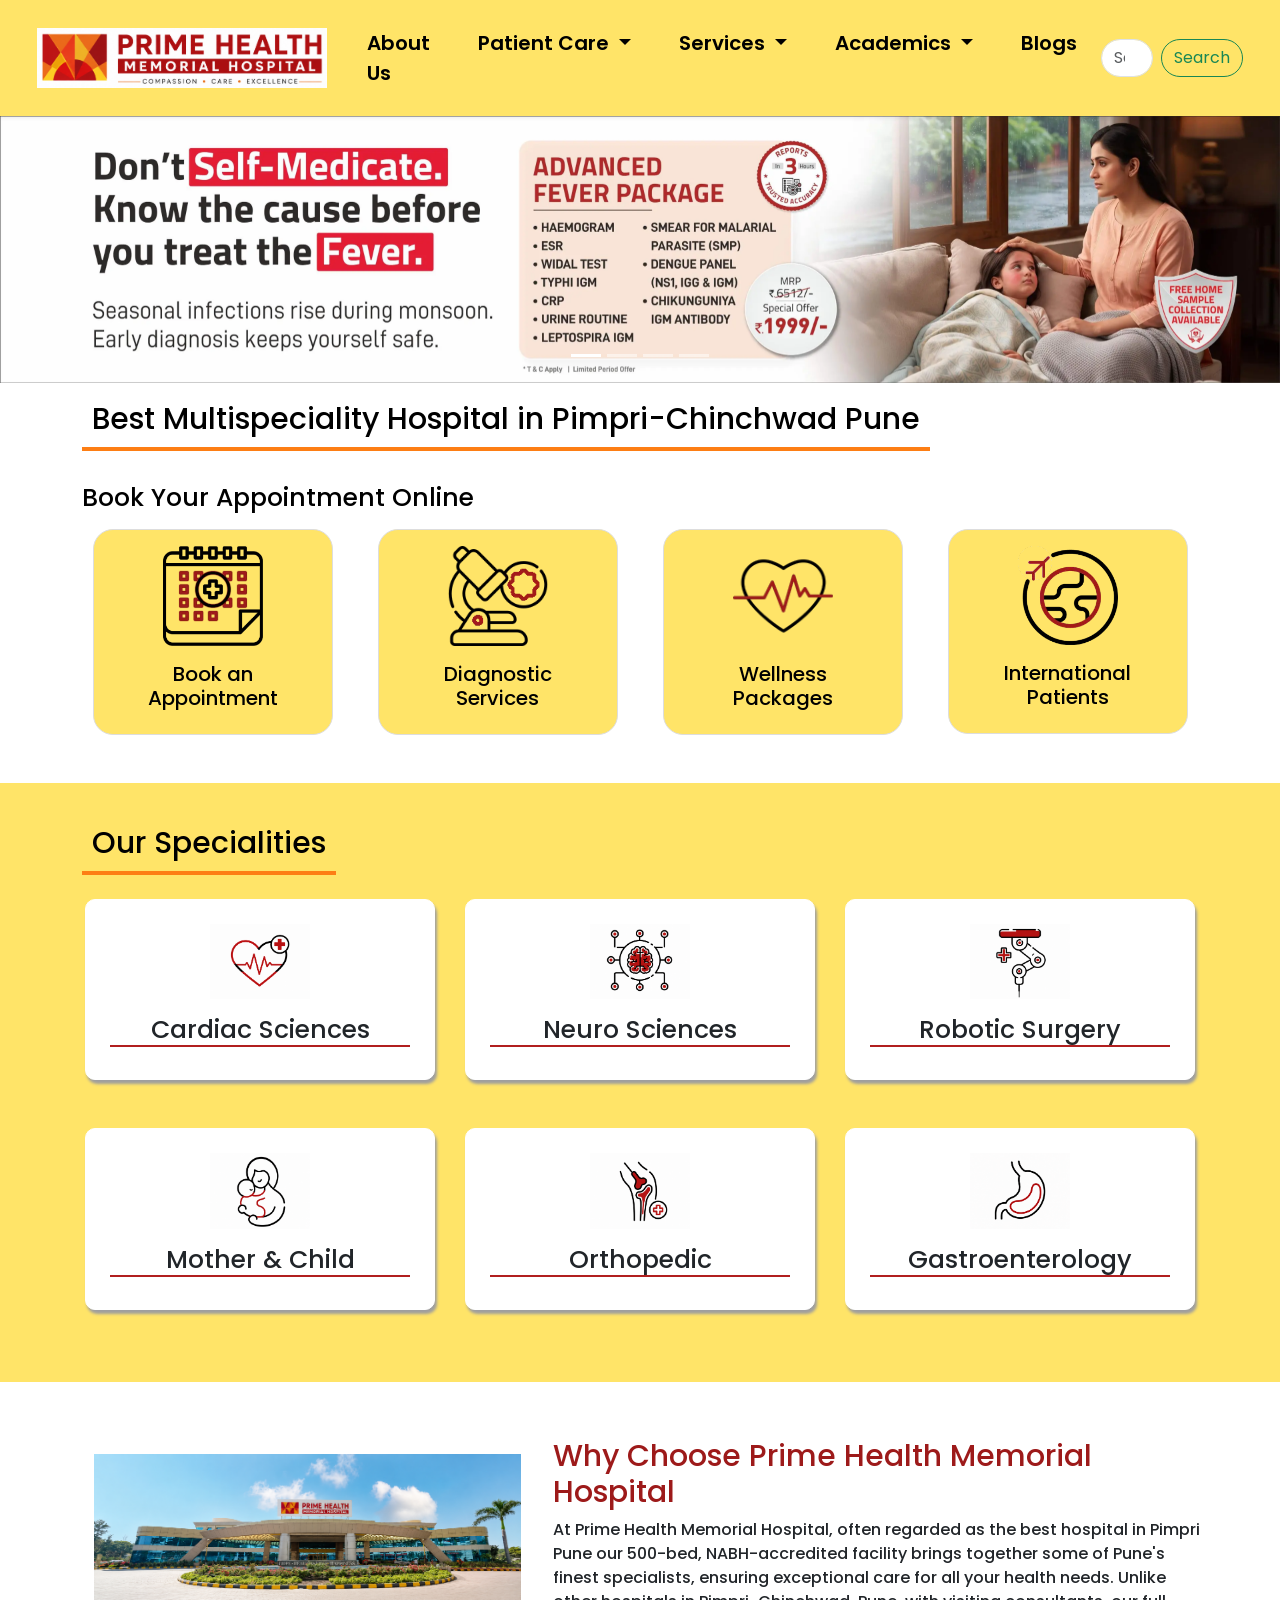
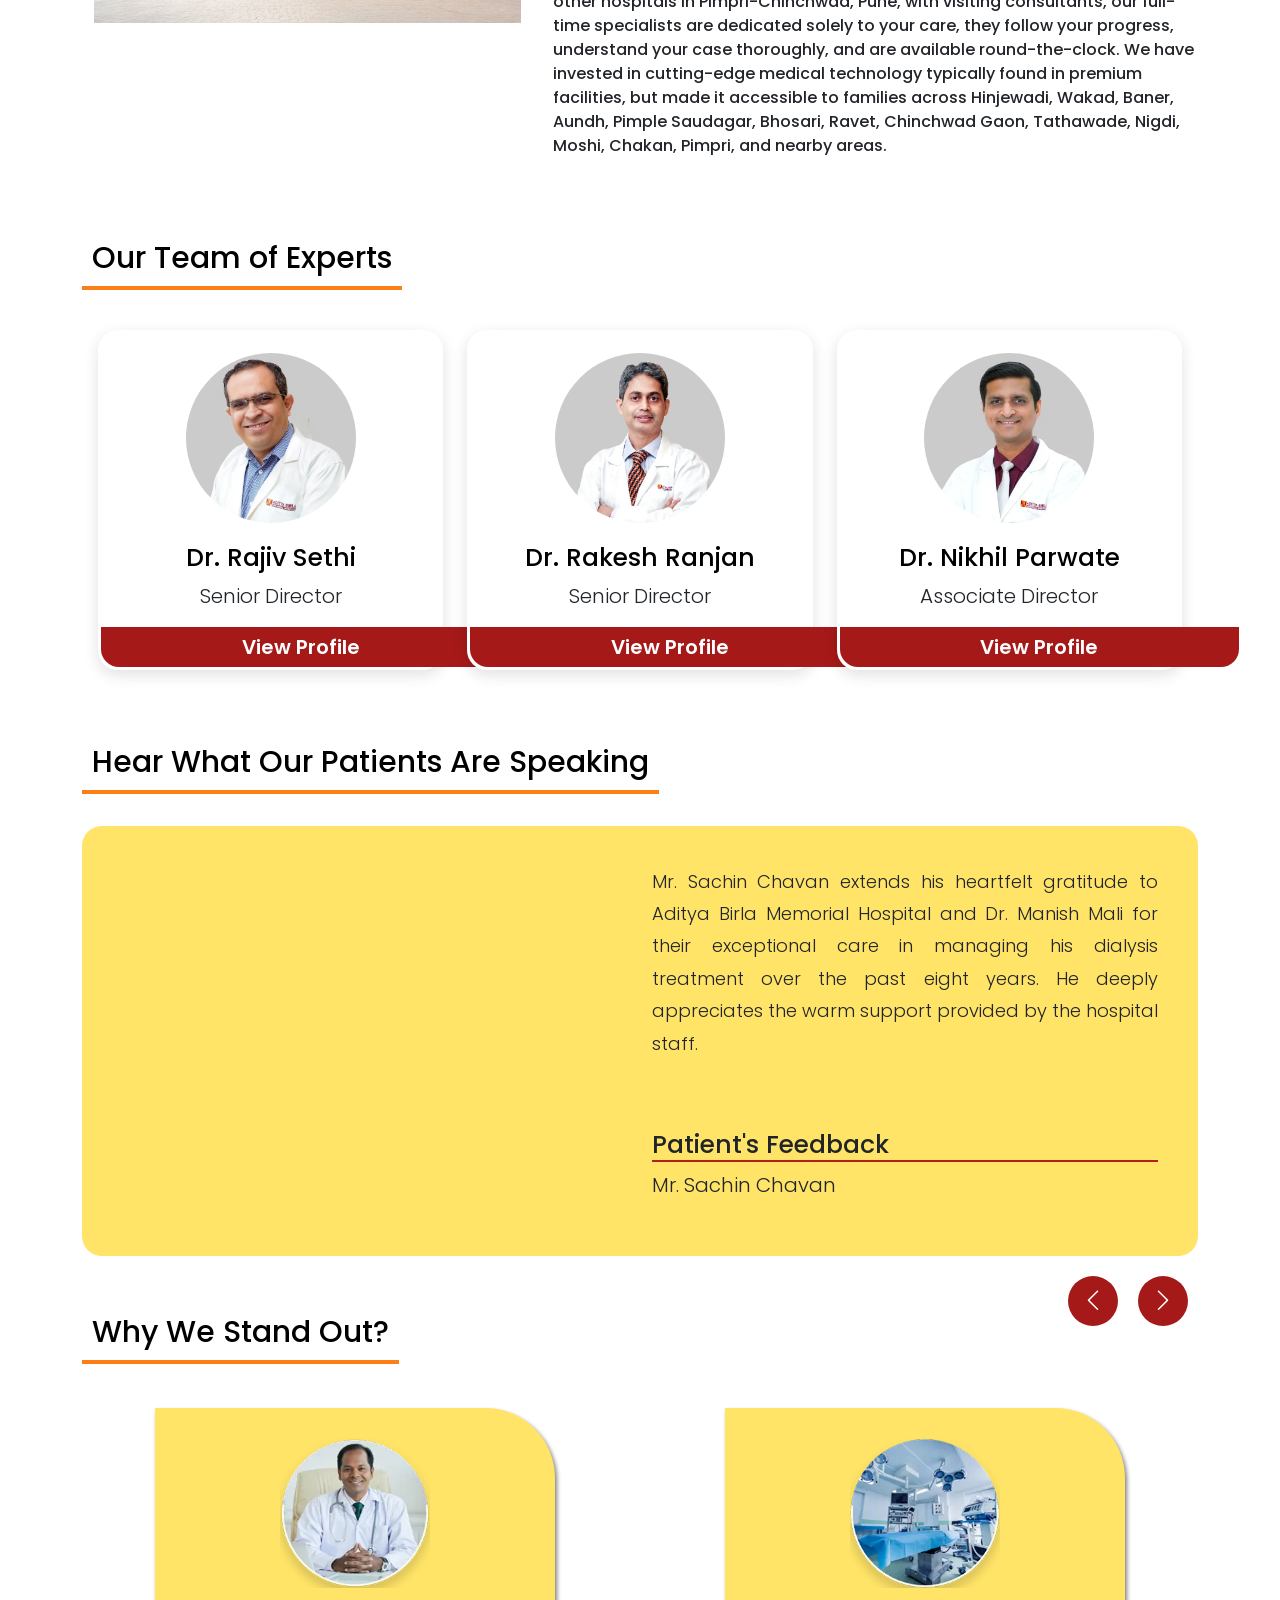
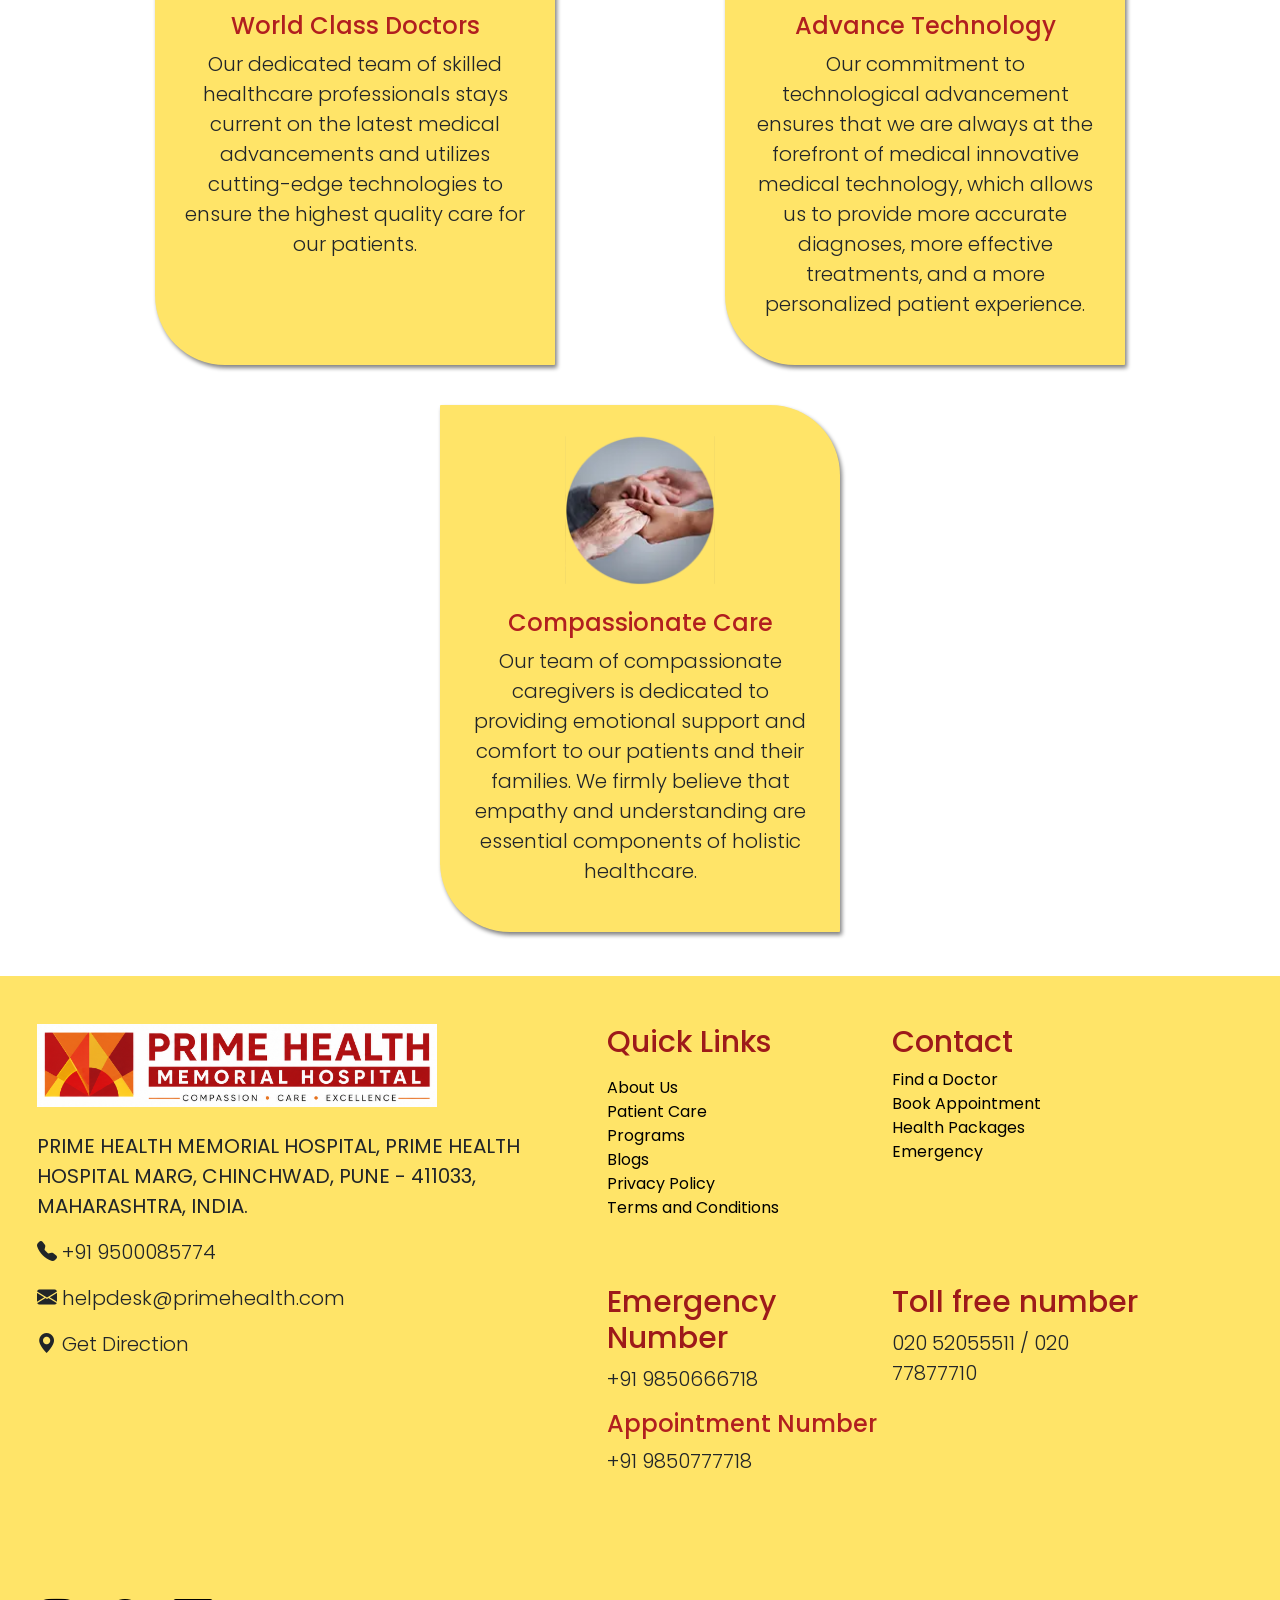
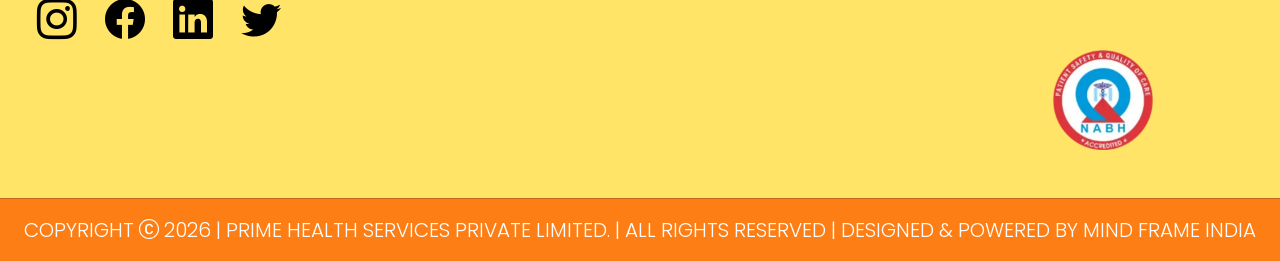
<file: index.html>
<!doctype html>
<html lang="en">
  <head>
    <meta charset="utf-8">
    <meta name="viewport" content="width=device-width, initial-scale=1">
    <title>Prime Health Memorial Hospital</title>
    <link href="https://cdn.jsdelivr.net/npm/bootstrap@5.3.8/dist/css/bootstrap.min.css" rel="stylesheet" integrity="sha384-sRIl4kxILFvY47J16cr9ZwB07vP4J8+LH7qKQnuqkuIAvNWLzeN8tE5YBujZqJLB" crossorigin="anonymous">
    <link href="https://fonts.googleapis.com/css2?family=Poppins:wght@400;500;600;700&display=swap" rel="stylesheet">
    <link rel="stylesheet" href="https://cdn.jsdelivr.net/npm/bootstrap-icons@1.13.1/font/bootstrap-icons.min.css">
    <link href="css/style.css" rel="stylesheet"/>
</head>

  <body>
    <!-- Header Start -->
     <header>
          <nav class="navbar navbar-expand-lg shadow-sm sticky-top">
            <div class="container-fluid">
              <a class="navbar-brand" href="index.html">
                <img src="images/logo.png" alt="Logo" width="340" height="60" class="img-fluid">
              </a>
              <button class="navbar-toggler" type="button"
                data-bs-toggle="collapse"
                data-bs-target="#navbarNav">
                <span class="navbar-toggler-icon"></span>
              </button>
              <div class="collapse navbar-collapse justify-content-bottom " id="navbarNav">

                <ul class="navbar-nav">
                  <li class="nav-item mx-3">
                    <a class="nav-link fw-semibold" href="about.html">About Us</a>
                  </li>

                  <li class="nav-item dropdown mx-3">
                    <a class="nav-link dropdown-toggle fw-semibold" href="patient_care.html" data-bs-toggle="dropdown">
                      Patient Care
                    </a>
                    <ul class="dropdown-menu">
                      <li><a class="dropdown-item" href="find_doctor.html">Find Doctor</a></li>
                      <li><a class="dropdown-item" href="appointments.html">Book Appointment</a></li>
                    </ul>
                  </li>

                  <li class="nav-item dropdown mx-3">
                    <a class="nav-link dropdown-toggle fw-semibold" href="service.html" data-bs-toggle="dropdown">
                      Services
                    </a>
                    <ul class="dropdown-menu">
                      <li><a class="dropdown-item" href="dianostic_services.html">Our Specialities</a></li>
                      <li><a class="dropdown-item" href="homeservices.html">Home Care Services</a></li>
                    </ul>
                  </li>

                  <li class="nav-item dropdown mx-3">
                    <a class="nav-link dropdown-toggle fw-semibold" href="academics.html" data-bs-toggle="dropdown">
                      Academics
                    </a>
                    <ul class="dropdown-menu">
                      <li><a class="dropdown-item" href="programs.html">Programs</a></li>
                      <li><a class="dropdown-item" href="internship.html">Internship & Observership</a></li>
                      <li><a class="dropdown-item" href="studentgallery.html">Students Gallery</a></li>
                    </ul>
                  </li>

                  <li class="nav-item mx-3">
                    <a class="nav-link fw-semibold" href="blogs.html">Blogs</a>
                  </li>
                </ul>
              
                
                  <form class="d-flex" role="search">
                    <input class="form-control me-2" type="search" placeholder="Search" aria-label="Search"/>
                    <button class="btn btn-outline-success" type="submit">Search</button>
                    
                  </form>
              </div>
            </div>
          </nav>
     </header>
    <!-- Header End -->

    <!-- Main Start -->
     <main>
      <section>
        <div id="carouselExampleIndicators" class="carousel slide" data-bs-ride="carousel">
          <div class="carousel-indicators">
            <button type="button" data-bs-target="#carouselExampleIndicators" data-bs-slide-to="0" class="active" aria-current="true" aria-label="Slide 1"></button>
            <button type="button" data-bs-target="#carouselExampleIndicators" data-bs-slide-to="1" aria-label="Slide 2"></button>
            <button type="button" data-bs-target="#carouselExampleIndicators" data-bs-slide-to="2" aria-label="Slide 3"></button>
            <button type="button" data-bs-target="#carouselExampleIndicators" data-bs-slide-to="3" aria-label="Slide 4"></button>
          </div>
          <div class="carousel-inner">
            <div class="carousel-item active" data-bs-interval="5000">
              <img src="images/slider4.webp" class="d-block w-100" alt="slider1">
            </div>
            <div class="carousel-item" data-bs-interval="2000">
              <img src="images/slider1.webp" class="d-block w-100" alt="slider2">
            </div>
            <div class="carousel-item" data-bs-interval="2000">
              <img src="images/slider2.webp" class="d-block w-100" alt="slider3">
            </div>
            <div class="carousel-item" data-bs-interval="2000">
              <img src="images/slider3.webp" class="d-block w-100" alt="slider4">
            </div>
          </div>
          <button class="carousel-control-prev" type="button" data-bs-target="#carouselExampleIndicators" data-bs-slide="prev">
            <span class="carousel-control-prev-icon" aria-hidden="true"></span>
            <span class="visually-hidden">Previous</span>
          </button>
          <button class="carousel-control-next" type="button" data-bs-target="#carouselExampleIndicators" data-bs-slide="next">
            <span class="carousel-control-next-icon" aria-hidden="true"></span>
            <span class="visually-hidden">Next</span>
          </button>
        </div>
      </section>

      <!-- Appointment Section Start -->
       <section class="mt-2">
        <div class="container">

          <h1>Best Multispeciality Hospital in Pimpri-Chinchwad Pune</h1>
         
          <div class="row mt-4 mb-5">
            
          <h2 class="mb-3">Book Your Appointment Online</h2>

            <div class="col-md-3">
              <div class="transform text-center p-3">
                <a href="appointments.html">
                  <img src="images/logo_book_appointment.webp" class="img-fluid mb-3" width="100" alt="Book Appointment">
                  <h5>Book an Appointment</h5>
                </a>
              </div>
            </div>

            <div class="col-md-3">
              <div class="transform text-center p-3">
                <a href="Laboratory.html">
                  <img src="images/logo_dignosticlab.webp" class="img-fluid mb-3" width="100" alt="dignostic lab">
                  <h5>Diagnostic <br>Services</h5>
                </a>
              </div>
            </div>

            <div class="col-md-3">
              <div class="transform text-center p-3">
                <a href="homeservices.html">
                  <img src="images/logo_heart.webp" class="img-fluid mb-3" width="100" alt="heart">
                  <h5>Wellness <br>Packages</h5>
                </a>
              </div>
            </div>

            <div class="col-md-3">
              <div class="transform text-center p-3">
                <a>
                  <img src="images/logo_Group.webp" class="img-fluid mb-3" width="100" alt="group">
                  <h5>International Patients</h5>
                </a>
              </div>
            </div>

          </div>

        </div>
       </section>
      <!-- Appointment Section End -->

      <!-- Specialties Section Start -->
       <section class="bg-color p-4">
        <div class="container">
          <h1 class="mt-2 mb-4">Our Specialities</h1>

          <div class="row">
            <div class="col-md-4">
              <div class="transform2 text-center p-4">
                <picture>
                  <img src="images/cardiac.png" height="100" width="100" class="img-fluid" alt="heart"/>
                </picture>
                <h3 class="mt-3">Cardiac Sciences</h3>
              </div>
            </div>
            <div class="col-md-4">
              <div class="transform2 text-center p-4">
                <picture>
                  <img src="images/neuroscience.png" height="100" width="100" class="img-fluid" alt="neuro-science"/>
                </picture>
                <h3 class="mt-3">Neuro Sciences</h3>
              </div>
            </div>
            <div class="col-md-4">
              <div class="transform2 text-center p-4">
                <picture>
                  <img src="images/robotic1.png" height="100" width="100" class="img-fluid" alt="robotic-surgery"/>
                </picture>
                <h3 class="mt-3">Robotic Surgery</h3>
              </div>
            </div>
          </div>

          <div class="row mt-5 mb-5">
            <div class="col-md-4">
              <div class="transform2 text-center p-4">
                <picture>
                  <img src="images/mother&son.png" height="100" width="100" class="img-fluid" alt="mother-son"/>
                </picture>
                <h3 class="mt-3">Mother & Child</h3>
              </div>
            </div>
            <div class="col-md-4">
              <div class="transform2 text-center p-4">
                <picture>
                  <img src="images/ortho.png" height="100" width="100" class="img-fluid" alt="orthopedic"/>
                </picture>
                <h3 class="mt-3">Orthopedic</h3>
              </div>
            </div>
            <div class="col-md-4">
              <div class="transform2 text-center p-4">
                <picture>
                  <img src="images/gaestro.png" height="100" width="100" class="img-fluid" alt="gaestro"/>
                </picture>
                <h3 class="mt-3">Gastroenterology</h3>
              </div>
            </div>
          </div>

        </div>
       </section>
      <!-- Specialties Section End -->

      <!-- Why Choose Aditya Birla Start -->

       <section class="p-5">
        <div class="container">
          <div class="row">
            <div class="col-md-5 p-4">
              <picture>
                <img src="images/why-choose.png" width="3728" height="1476" class="img-fluid" alt="hospital"/>
              </picture>
            </div>
            <div class="col-md-7 p-2">
              <h4 class="hcolor">Why Choose Prime Health Memorial Hospital</h4>
              <p class="para">At Prime Health Memorial Hospital, often regarded as the best hospital in Pimpri Pune our 500-bed, NABH-accredited facility brings together some of Pune's finest specialists, ensuring exceptional care for all your health needs. Unlike other hospitals in Pimpri-Chinchwad, Pune, with visiting consultants, our full-time specialists are dedicated solely to your care, they follow your progress, understand your case thoroughly, and are available round-the-clock. We have invested in cutting-edge medical technology typically found in premium facilities, but made it accessible to families across Hinjewadi, Wakad, Baner, Aundh, Pimple Saudagar, Bhosari, Ravet, Chinchwad Gaon, Tathawade, Nigdi, Moshi, Chakan, Pimpri, and nearby areas.</p>
            </div>
          </div>
        </div>
       </section>

      <!-- Why Choose Aditya Birla End -->

      <!-- Our team experts Start -->

      <section class="container">

          <div class="d-flex justify-content-between align-items-center mb-3">
              <div>
                  <h1>Our Team of Experts</h1>
                  <div class="heading-line"></div>
              </div>

          </div>

          <div class="row g-4 p-3">

              <!-- Doctor 1 --> 
              <div class="col-lg-4 col-md-6">
                  <div class="doctor-card">

                      <div class="doctor-img">
                          <img src="images/dr-rajiv-sethi.webp" alt="doctor">
                      </div>

                      <h2 class="text-center">Dr. Rajiv Sethi</h2>
                      <p class="text-center">Senior Director</p>
                      <a href="#" class="profile-btn">View Profile</a>

                  </div>
              </div>

              <!-- Doctor 2 -->
              <div class="col-lg-4 col-md-6">
                  <div class="doctor-card">

                      <div class="doctor-img">
                          <img src="images/dr-rakesh-ranjan.webp" alt="doctor">
                      </div>

                      <h2 class="text-center">Dr. Rakesh Ranjan</h2>
                      <p class="text-center">Senior Director</p>
                      <a href="#" class="profile-btn">View Profile</a>

                  </div>
              </div>

              <!-- Doctor 3 -->
              <div class="col-lg-4 col-md-6">
                  <div class="doctor-card">

                      <div class="doctor-img">
                          <img src="images/dr-nikhil-parwate.webp" alt="doctor">
                      </div>

                      <h2 class="text-center">Dr. Nikhil Parwate</h2>
                      <p class="text-center">Associate Director</p>
                      <a href="#" class="profile-btn container-fluid">View Profile</a>

                  </div>
              </div>

          </div>

      </section>

      <!-- Our team experts End -->

      <!-- What our patients are speaking Start -->

      <section class="container my-5">
          <div class="d-flex justify-content-between align-items-center mb-4">

              <div>
                  <h1>Hear What Our Patients Are Speaking</h1>
              </div>

          </div>

          <!-- Carousel -->
          <div id="feedbackCarousel" class="carousel slide" data-bs-ride="false">

              <div class="carousel-inner">

                  <!-- ================= Feedback 1 ================= -->

                  <div class="carousel-item active">

                      <div class="feedback-box">

                          <div class="row align-items-center">

                              <div class="col-lg-6">

                                  <div class="ratio ratio-16x9">
                                      <iframe width="460" height="215" src="https://www.youtube.com/embed/uLdUiFRh8fw?si=7uTlq3qGgEIYhB4T" title="YouTube video player" frameborder="0" allow="accelerometer; autoplay; clipboard-write; encrypted-media; gyroscope; picture-in-picture; web-share" referrerpolicy="strict-origin-when-cross-origin" allowfullscreen></iframe>
                                  </div>

                              </div>

                              <div class="col-lg-6">

                                  <p class="feedback-text">
                                      Mr. Sachin Chavan extends his heartfelt gratitude to Aditya Birla Memorial Hospital and Dr. Manish Mali for their exceptional care in managing his dialysis treatment over the past eight years. He deeply appreciates the warm support provided by the hospital staff.
                                  </p>

                                  <h3>Patient's Feedback</h3>

                                  <p>Mr. Sachin Chavan</p>

                              </div>

                          </div>

                      </div>

                  </div>

                  <!-- ================= Feedback 2 ================= -->

                  <div class="carousel-item">

                      <div class="feedback-box">

                          <div class="row align-items-center">

                              <div class="col-lg-6">

                                  <div class="ratio ratio-16x9">
                                      <iframe width="460" height="215" src="https://www.youtube.com/embed/DZlY8H_Agb8?si=_BF1CokL-W9m5J0i" title="YouTube video player" frameborder="0" allow="accelerometer; autoplay; clipboard-write; encrypted-media; gyroscope; picture-in-picture; web-share" referrerpolicy="strict-origin-when-cross-origin" allowfullscreen></iframe>
                                  </div>

                                </div>

                              <div class="col-lg-6">

                                  <p class="feedback-text">
                                      Mr. Rajebhau Kekan expresses heartfelt gratitude to Aditya Birla Memorial Hospital for the exceptional orthopedic treatment and care received during his recovery.
                                  </p>

                                  <h3>Patient's Feedback</h3>

                                  <p>Mr. Rajebhau Kekan</p>

                              </div>

                          </div>

                      </div>

                  </div>

                  <!-- ================= Feedback 3 ================= -->

                  <div class="carousel-item">

                      <div class="feedback-box">

                          <div class="row align-items-center">

                              <div class="col-lg-6">

                                  <div class="ratio ratio-16x9">
                                      <iframe width="460" height="215" src="https://www.youtube.com/embed/GiYtunB2A18?si=JtX8p1mTPh9rC_JO" title="YouTube video player" frameborder="0" allow="accelerometer; autoplay; clipboard-write; encrypted-media; gyroscope; picture-in-picture; web-share" referrerpolicy="strict-origin-when-cross-origin" allowfullscreen></iframe>
                                  </div>

                              </div>

                              <div class="col-lg-6">

                                  <p class="feedback-text">
                                      Siddheshwar Dabre thanks Aditya Birla Memorial Hospital and Dr. Prateek Agarwal for the excellent treatment provided to his son. He appreciates the prompt medical attention and caring hospital staff.
                                  </p>

                                  <h3>Patient's Feedback</h3>

                                  <p>Mr. Siddheshwar Dabre</p>

                              </div>

                          </div>

                      </div>

                  </div>

              </div>

              <!-- Previous Button -->

              <button class="carousel-control-prev custom-btn"
                      type="button"
                      data-bs-target="#feedbackCarousel"
                      data-bs-slide="prev">

                  <i class="bi bi-chevron-left"></i>

              </button>

              <!-- Next Button -->

              <button class="carousel-control-next custom-btn"
                      type="button"
                      data-bs-target="#feedbackCarousel"
                      data-bs-slide="next">

                  <i class="bi bi-chevron-right"></i>

              </button>

          </div>

      </section>
      <!-- What our patients are speaking End -->


      <!-- Why we stand out Start -->

      <section class="mt-5 mb-4">

        <div class="container">
          <div class="d-flex justify-content-between align-items-center mb-3">
                  <h1>Why We Stand Out?</h1>
              </div>

          <div class="row">

            <div class="col-md-4 whychoose">
              <picture>
                <img src="images/class-dr.webp" width="150" height="150" class="img-fluid" alt="doctor"/>
              </picture>
              <h4 class="mt-4">World Class Doctors</h4>
              <p>Our dedicated team of skilled healthcare professionals stays current on the latest medical advancements and utilizes cutting-edge technologies to ensure the highest quality care for our patients.</p>
            </div>

            <div class="col-md-4 whychoose">
              <picture>
                <img src="images/adv.technology.webp" width="150" height="150" class="img-fluid" alt="technology"/>
              </picture>
              <h4 class="mt-4">Advance Technology</h4>
              <p>Our commitment to technological advancement ensures that we are always at the forefront of medical innovative medical technology, which allows us to provide more accurate diagnoses, more effective treatments, and a more personalized patient experience.</p>
            </div>

            <div class="col-md-4 whychoose">
              <picture>
                <img src="images/pt-care.webp" width="150" height="150" class="img-fluid" alt="hands"/>
              </picture>
              <h4 class="mt-4">Compassionate Care</h4>
              <p>Our team of compassionate caregivers is dedicated to providing emotional support and comfort to our patients and their families. We firmly believe that empathy and understanding are essential components of holistic healthcare.</p>
            </div>

          </div>
        </div>

      </section>

      <!-- Why we stand out End -->
      


    </main>
    <!-- Main End -->


    <!-- Footer Start -->
    <footer class="bg-light py-5 navbar">
      <section class="footer-bg">
        <div class="container">
            <div class="row">
                <div class="col-md-6">
                    <img src="images/logo.png" width="400" class="img-fluid mb-4">
                    <p>
                        <strong>
                            PRIME HEALTH MEMORIAL HOSPITAL,
                            PRIME HEALTH HOSPITAL MARG,
                            CHINCHWAD, PUNE - 411033,
                            MAHARASHTRA, INDIA.
                        </strong>
                    </p>
                    <p><i class="bi bi-telephone-fill"></i> +91 9500085774</p>
                    <p><i class="bi bi-envelope-fill"></i> helpdesk@primehealth.com</p>
                    <p><i class="bi bi-geo-alt-fill"></i> Get Direction</p>

                    <iframe
                        src="https://www.google.com/maps/embed?pb=!1m18!1m12!1m3!1d23327.209777906286!2d73.8093775729573!3d18.679055528541372!2m3!1f0!2f0!3f0!3m2!1i1024!2i768!4f13.1!3m3!1m2!1s0x3bc2b7caabf16d05%3A0x9a4a412040909d0f!2sPrime%20Speciality%20Hospital!5e0!3m2!1sen!2sin!4v1784356197284!5m2!1sen!2sin"  allowfullscreen="" loading="lazy" referrerpolicy="strict-origin-when-cross-origin"
                        width="100%"
                        height="200"
                        style="border:0;"
                        loading="lazy">
                    </iframe>

                    <div class="mt-2">
                        <a href="#"><i class="bi bi-instagram fs-1 me-4 symbol"></i></a>
                        <a href="#"><i class="bi bi-facebook fs-1 me-4 symbol"></i></a>
                        <a href="#"><i class="bi bi-linkedin fs-1 me-4 symbol"></i></a>
                        <a href="#"><i class="bi bi-twitter fs-1 symbol"></i></a>
                    </div>
                </div>

                <div class="col-md-6">
                    <div class="row">
                        <div class="col-md-6">
                            <h4 class="hcolor">Quick Links</h4>
                            <ul class="list-unstyled"><p>
                                <li><a href="about.html">About Us</a></li>
                                <li><a href="homeservices.html">Patient Care</a></li>
                                <li><a href="programs.html">Programs</a></li>
                                <li><a href="blogs.html">Blogs</a></li>
                                <li><a href="privacy_policy.html">Privacy Policy</a></li>
                                <li><a href="terms&conditions.html">Terms and Conditions</a></li></p>

                            </ul>
                        </div>
                        <div class="col-md-6">
                            <h4 class="hcolor">Contact</h4>
                            <ul class="list-unstyled">
                                <li><a href="find_doctor.html">Find a Doctor</a></li>
                                <li><a href="book_appointment.html">Book Appointment</a></li>
                                <li><a href="homeservices.html">Health Packages</a></li>
                                <li><a href="emergency.html">Emergency</a></li>
                            </ul>
                        </div>
                    </div>
                    
                    <div class="row mt-5 ">
                      <div class="col-md-6">
                      <h4 class="hcolor">Emergency Number</h4>
                      <p>+91 9850666718</p>
                      </div>
                      <div class="col-md-6">
                        <h4 class="hcolor">Toll free number</h4>
                        <p>020 52055511 / 020 77877710</p>
                    </div>
                </div>

                <div class="row">
                  <div class="col-md-12">
                  <h4>Appointment Number</h4>
                  <p>+91 9850777718</p>
                  </div>
                </div>
           </div>
            <picture class="d-flex justify-content-end">
              <img src="images/btlogo.webp" width="100" height="100" class="img-fluid" alt="logo "/>
            </picture>
        </div>
        </div>
      </section>
    </footer>

    <section class="ft-color">
        <div class="contianer-fluid">
          <div class="row">
            <hr class="border-dark">
              <div class="text-center text-dark ">
                <p>COPYRIGHT <i class="bi bi-c-circle"></i> 2026 | PRIME HEALTH SERVICES PRIVATE LIMITED. | ALL RIGHTS RESERVED | DESIGNED & POWERED BY MIND FRAME INDIA</p>
               </div>
          </div>
        </div>
      </section>
    <!-- Footer End -->

    
    <script src="https://cdn.jsdelivr.net/npm/bootstrap@5.3.8/dist/js/bootstrap.bundle.min.js" integrity="sha384-FKyoEForCGlyvwx9Hj09JcYn3nv7wiPVlz7YYwJrWVcXK/BmnVDxM+D2scQbITxI" crossorigin="anonymous"></script>
  </body>
</html>
</file>
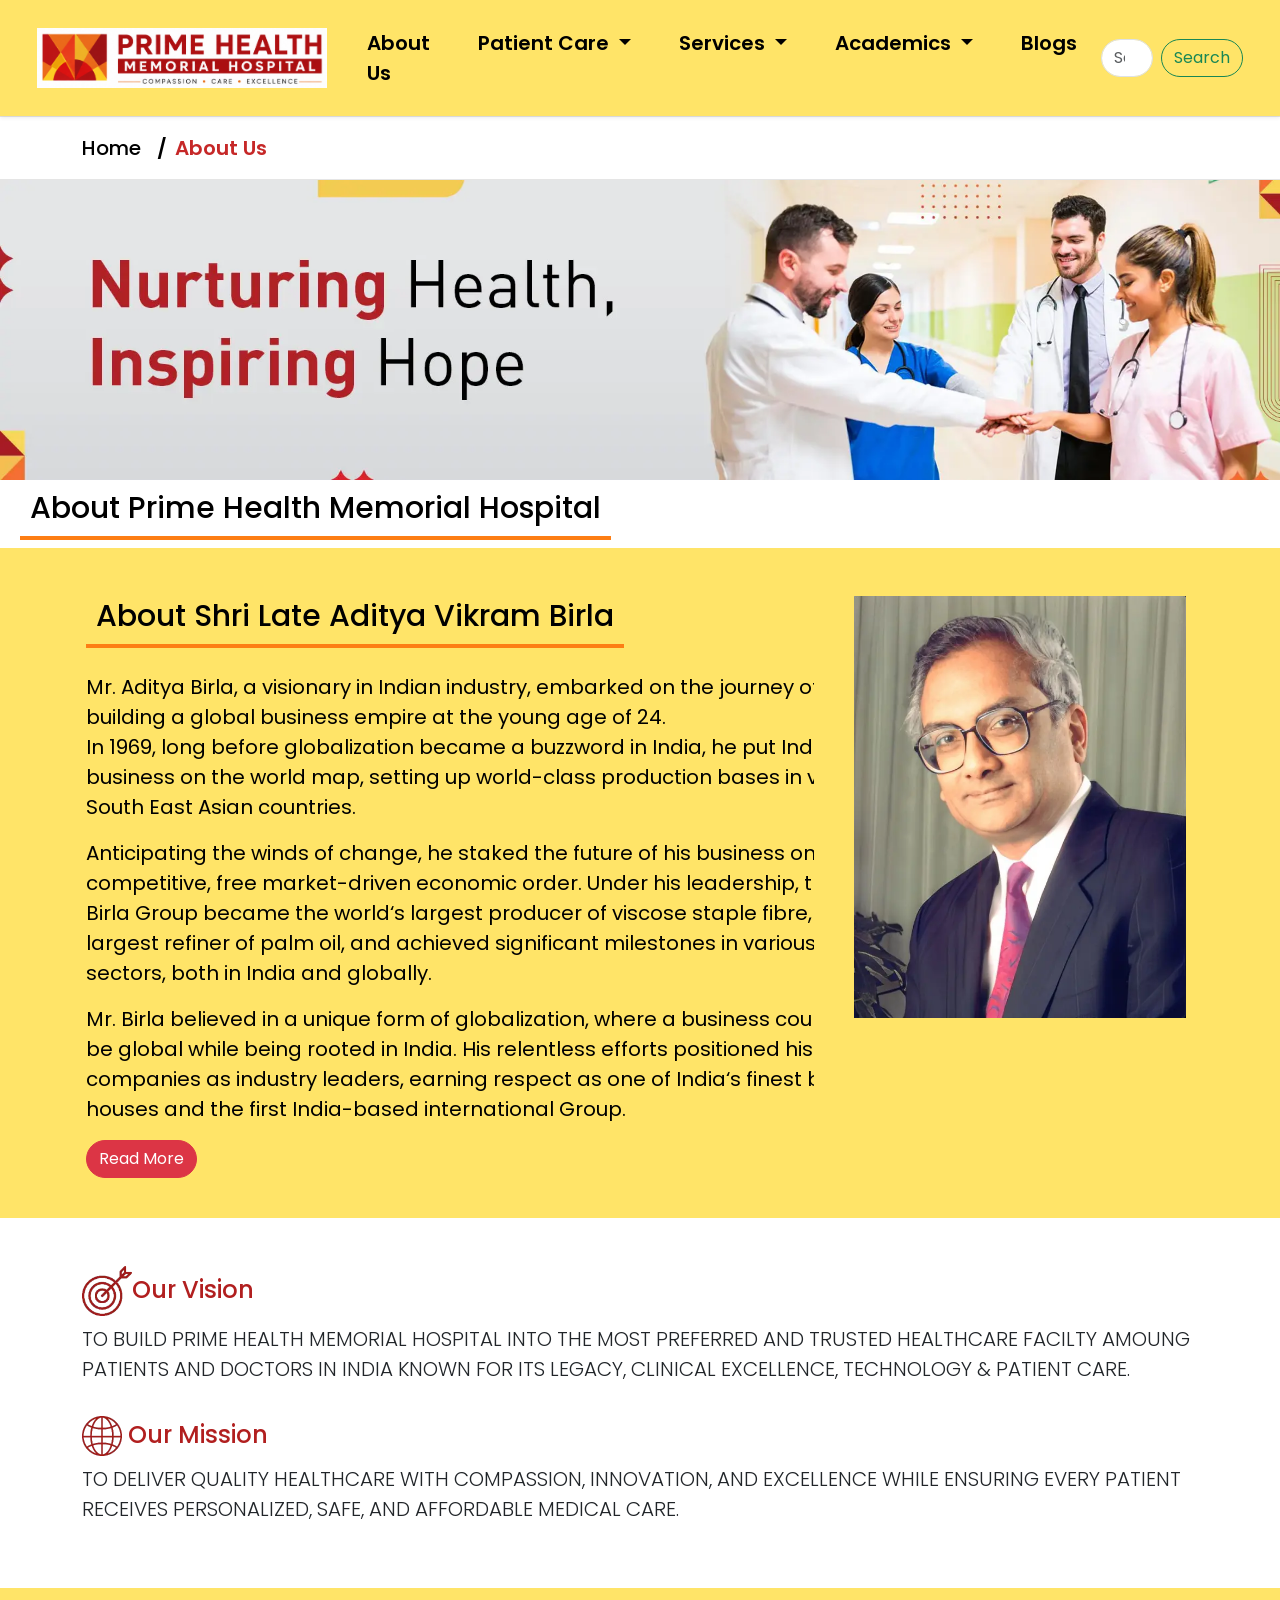
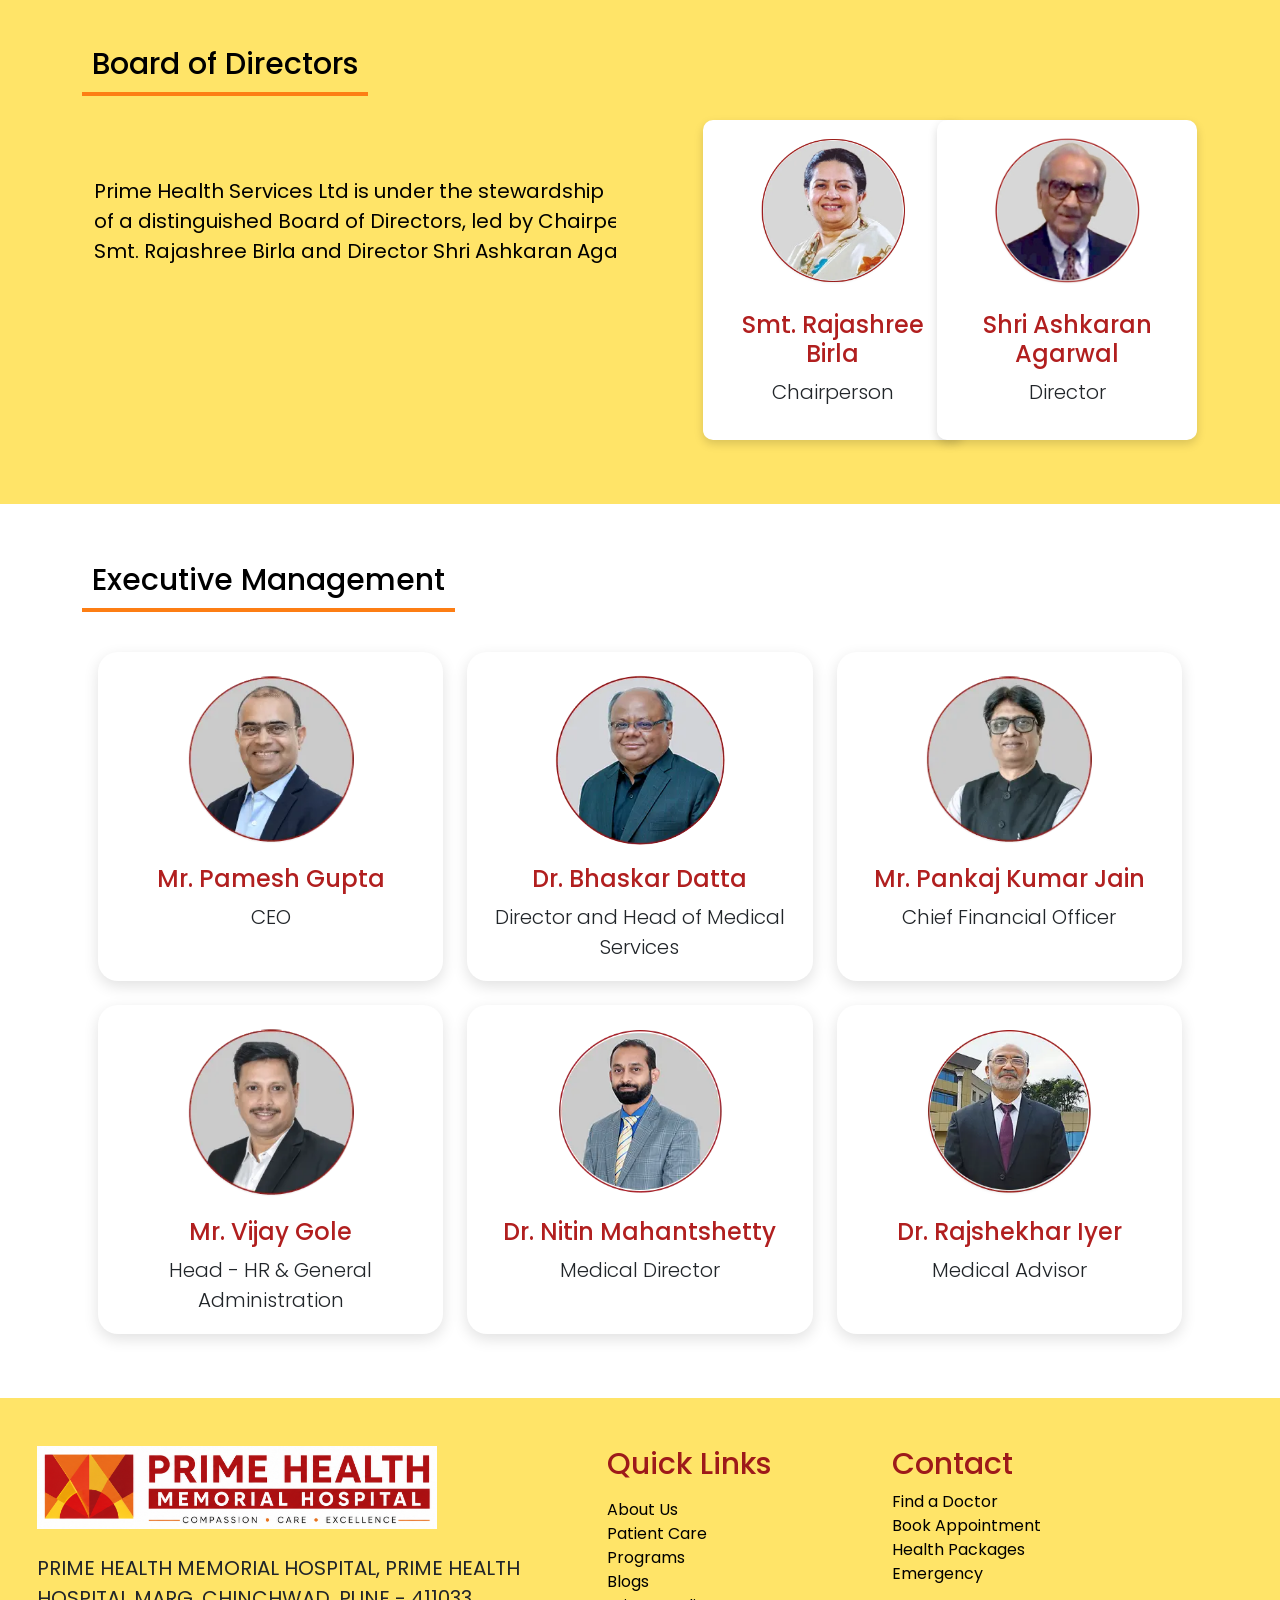
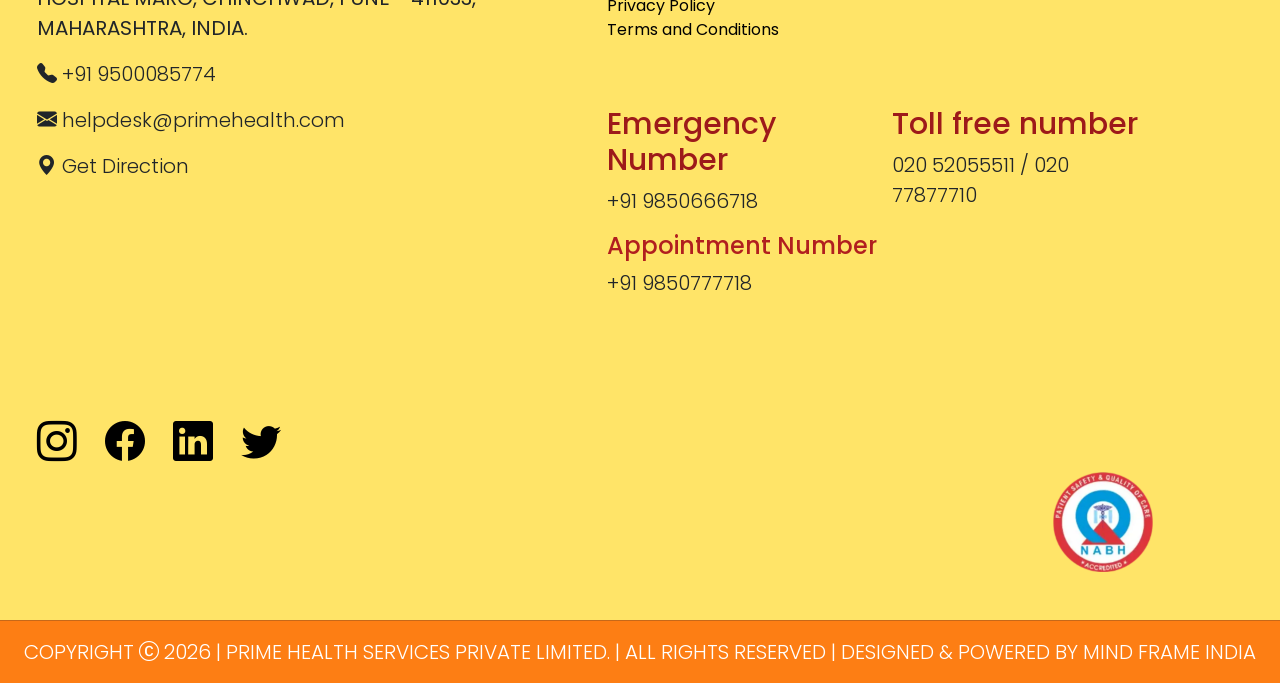
<file: about.html>
<!doctype html>
<html lang="en">
  <head>
    <meta charset="utf-8">
    <meta name="viewport" content="width=device-width, initial-scale=1">
    <title>About Us</title>
    <link href="https://cdn.jsdelivr.net/npm/bootstrap@5.3.8/dist/css/bootstrap.min.css" rel="stylesheet" integrity="sha384-sRIl4kxILFvY47J16cr9ZwB07vP4J8+LH7qKQnuqkuIAvNWLzeN8tE5YBujZqJLB" crossorigin="anonymous">
    <link href="https://fonts.googleapis.com/css2?family=Poppins:wght@400;500;600;700&display=swap" rel="stylesheet">
    <link rel="stylesheet" href="https://cdn.jsdelivr.net/npm/bootstrap-icons@1.13.1/font/bootstrap-icons.min.css">
    <link href="css/style.css" rel="stylesheet"/>
</head>

  <body>
    <!-- Header Start -->
     <header>
          <nav class="navbar navbar-expand-lg shadow-sm sticky-top">
            <div class="container-fluid">
              <a class="navbar-brand" href="index.html">
                <img src="images/logo.png" alt="Logo" width="340" height="60" class="img-fluid">
              </a>
              <button class="navbar-toggler" type="button"
                data-bs-toggle="collapse"
                data-bs-target="#navbarNav">
                <span class="navbar-toggler-icon"></span>
              </button>
              <div class="collapse navbar-collapse justify-content-bottom " id="navbarNav">

                <ul class="navbar-nav">
                  <li class="nav-item mx-3">
                    <a class="nav-link fw-semibold" href="about.html">About Us</a>
                  </li>

                  <li class="nav-item dropdown mx-3">
                    <a class="nav-link dropdown-toggle fw-semibold" href="patient_care.html" data-bs-toggle="dropdown">
                      Patient Care
                    </a>
                    <ul class="dropdown-menu">
                      <li><a class="dropdown-item" href="find_doctor.html">Find Doctor</a></li>
                      <li><a class="dropdown-item" href="appointments.html">Book Appointment</a></li>
                    </ul>
                  </li>

                  <li class="nav-item dropdown mx-3">
                    <a class="nav-link dropdown-toggle fw-semibold" href="service.html" data-bs-toggle="dropdown">
                      Services
                    </a>
                    <ul class="dropdown-menu">
                      <li><a class="dropdown-item" href="dianostic_services.html">Our Specialities</a></li>
                      <li><a class="dropdown-item" href="homeservices.html">Home Care Services</a></li>
                    </ul>
                  </li>

                  <li class="nav-item dropdown mx-3">
                    <a class="nav-link dropdown-toggle fw-semibold" href="academics.html" data-bs-toggle="dropdown">
                      Academics
                    </a>
                    <ul class="dropdown-menu">
                      <li><a class="dropdown-item" href="programs.html">Programs</a></li>
                      <li><a class="dropdown-item" href="internship.html">Internship & Observership</a></li>
                      <li><a class="dropdown-item" href="studentgallery.html">Students Gallery</a></li>
                    </ul>
                  </li>

                  <li class="nav-item mx-3">
                    <a class="nav-link fw-semibold" href="blogs.html">Blogs</a>
                  </li>
                </ul>
              
                
                  <form class="d-flex" role="search">
                    <input class="form-control me-2" type="search" placeholder="Search" aria-label="Search"/>
                    <button class="btn btn-outline-success" type="submit">Search</button>
                  </form>
              </div>
            </div>
          </nav>
     </header>
    <!-- Header End -->

    <!-- Breadcrumb Start -->
      <section class="breadcrumb-section py-3">
          <div class="container">
              <nav aria-label="breadcrumb">
                  <ol class="breadcrumb mb-0">
                      <li class="breadcrumb-item">
                          <a href="index.html">Home</a>
                      </li>
                      <li class="breadcrumb-item active" aria-current="page">
                          About Us
                      </li>
                  </ol>
              </nav>
          </div>
      </section>
    <!-- Breadcrumb End -->
      

    <!-- Main Start -->
     
    <!-- Slider start -->
     <section>

      <div id="carouselExample" class="carousel slide">
        <div class="carousel-inner">
          <div class="carousel-item active">
            <img src="images/aboutslider.webp" class="d-block w-100" alt="nurse-doctors">
          </div>
        </div>
        <button class="carousel-control-prev" type="button" data-bs-target="#carouselExample" data-bs-slide="prev">
          <span class="carousel-control-prev-icon" aria-hidden="true"></span>
          <span class="visually-hidden">Previous</span>
        </button>
        <button class="carousel-control-next" type="button" data-bs-target="#carouselExample" data-bs-slide="next">
          <span class="carousel-control-next-icon" aria-hidden="true"></span>
          <span class="visually-hidden">Next</span>
        </button>
      </div>
      
     </section>
     <!-- Slider Ends -->


    <!-- About Start -->
     <section class="blog">
      <div>
        <h1 class="heading-line">About Prime Health Memorial Hospital</h1>
        </div>
     </section>
     <section class=" about p-4">

      <div class="container">
        <div class="row">
          <div class="col-md-8 p-3">
            <h1 class=" mb-4">About Shri Late Aditya Vikram Birla</h1>
<pre>Mr. Aditya Birla, a visionary in Indian industry, embarked on the journey of
building a global business empire at the young age of 24. 
In 1969, long before globalization became a buzzword in India, he put Indian 
business on the world map, setting up world-class production bases in vibrant
South East Asian countries.
</pre>      

<pre>Anticipating the winds of change, he staked the future of his business on a 
competitive, free market-driven economic order. Under his leadership, the Aditya
Birla Group became the world‘s largest producer of viscose staple fibre, the 
largest refiner of palm oil, and achieved significant milestones in various 
sectors, both in India and globally.
</pre>

<pre>Mr. Birla believed in a unique form of globalization, where a business could
be global while being rooted in India. His relentless efforts positioned his 
companies as industry leaders, earning respect as one of India‘s finest business
houses and the first India-based international Group.
</pre>

        <div class="collapse" id="collapseExample" style="">
          <div class="">
<pre class="bodpar">At the time of his untimely demise in 1995, the Group‘s global
revenues had crossed Rs.8,000 crore, with assets exceeding Rs.9,000 crore.
The legacy he left behind included 55 benchmark quality plants, an employee 
strength of 75,000, and a shareholder community of 600,000. His companies not only
created normous wealth for the nation but also garnered respect for Indian 
entrepreneurship in South East Asia.</pre>

<pre>Mr. Aditya Birla‘s dream of India attaining a respectable rank among developed
nations remains an enduring inspiration. He took pride in being an Indian and, 
through his unmatched success, left an indelible mark on Indian industry, forever 
remembered as a pioneer and a true visionary.</pre>
          </div>
        </div>
        <button class="aboutreadmorbtn collapsed btn btn-danger" type="button" data-bs-toggle="collapse" data-bs-target="#collapseExample" aria-expanded="false" aria-controls="collapseExample" fdprocessedid="uf375">Read More</button>
        </div>
          <div class="col-md-4 p-4">
            <picture>
              <img src="images/vikrambirla.webp" class="img-fluid about" alt="person"/>
            </picture>
          </div>
        </div>
      </div>
      </section>

     <!-- About Ends -->

    <!-- Our Vision Start -->

    <section class="mt-5 mb-5">
      <div class="container">
        <div class="row justify-content-center mb-3">
          <h4><img src="images/vissionarrow.webp" height="50" width="50" class="img-fluid" alt="goal"/>Our Vision</h4>
          <p>TO BUILD PRIME HEALTH MEMORIAL HOSPITAL INTO THE MOST PREFERRED AND TRUSTED HEALTHCARE FACILTY AMOUNG PATIENTS AND DOCTORS IN INDIA KNOWN FOR ITS LEGACY, CLINICAL EXCELLENCE, TECHNOLOGY & PATIENT CARE.</p>
        </div>
        <div class="row justify-content-center">
          <h4><img src="images/missionear.webp" height="40" width="40" class="img-fluid" alt="goal"/> Our Mission</h4>
          <p>TO DELIVER QUALITY HEALTHCARE WITH COMPASSION, INNOVATION, AND EXCELLENCE WHILE ENSURING EVERY PATIENT RECEIVES PERSONALIZED, SAFE, AND AFFORDABLE MEDICAL CARE.</p>
        </div>
      </div>
    </section>
    <!-- Our Vision End -->

    <!-- Board of Director Start -->
     <section class="about p-5">
      <div class="container">

        <h1>Board of Directors</h1>
        <div class="row justify-content-center">
          <div class="col-md-6 p-4 mt-5 mb-5">
<pre>Prime Health Services Ltd is under the stewardship 
of a distinguished Board of Directors, led by Chairperson  
Smt. Rajashree Birla and Director Shri Ashkaran Agarwal.</pre>
          </div>
          
          <div class="col-md-6 p-3">
            <div class="row justify-content-center g-4">

                <div class="col-md-6 col-lg-5">
                    <div class="bdirectors">
                        <img src="images/Smt-Rajashree-Birla.webp"
                            class="img-fluid"
                            width="150"
                            height="150">

                        <h4 class="mt-4">Smt. Rajashree Birla</h4>
                        <p>Chairperson</p>
                    </div>
                </div>

                <div class="col-md-6 col-lg-5">
                    <div class="bdirectors">
                        <img src="images/Shri-Ashkaran-Agarwal.webp"
                            class="img-fluid"
                            width="150"
                            height="150">

                        <h4 class="mt-4">Shri Ashkaran Agarwal</h4>
                        <p>Director</p>
                    </div>
                </div>

            </div>
        </div>

          </div>
        </div>
      </div>
      </section>
    <!-- Board of Director Ends -->

      <!-- Executive Management Start -->
        <section class="mt-5 mb-5">

          <div class="container">
            <div class=" row d-flex justify-content-between align-items-center mb-3">
              <div>
                  <h1>Executive Management</h1>
                  <div class="heading-line"></div>
              </div>
          </div>

          <div class="row g-4 p-3">

              <!-- Executive 1--> 
              <div class="col-lg-4 col-md-6">
                  <div class="executive">

                      <div class="doctor-img">
                          <img src="images/Mr-Pamesh-Gupta.webp" alt="doctor">
                      </div>

                      <h4 class="text-center">Mr. Pamesh Gupta</h4>
                      <p class="text-center">CEO</p>

                  </div>
              </div>

              <!-- Executive 2 -->
              <div class="col-lg-4 col-md-6">
                  <div class="executive">

                      <div class="executive-img">
                          <img src="images/Bhaskar-Dutta.webp" alt="doctor">
                      </div>

                      <h4 class="text-center">Dr. Bhaskar Datta</h4>
                      <p class="text-center">Director and Head of Medical Services</p>
                      
                  </div>
              </div>

              <!-- Executive 3 -->
              <div class="col-lg-4 col-md-6">
                  <div class="executive">

                      <div class="doctor-img">
                          <img src="images/Mr-Pankaj-Kumar-Jain.webp" alt="doctor">
                      </div>

                      <h4 class="text-center">Mr. Pankaj Kumar Jain</h4>
                      <p class="text-center">Chief Financial Officer</p>
                      
                  </div>
              </div>

              <!-- Executive 4 --> 
              <div class="col-lg-4 col-md-6 mt-4">
                  <div class="executive">

                      <div class="doctor-img">
                          <img src="images/Mr-Vijay-Gole.webp" alt="doctor">
                      </div>

                      <h4 class="text-center">Mr. Vijay Gole</h4>
                      <p class="text-center">Head - HR & General Administration</p>

                  </div>
              </div>

              <!-- Executive 5 -->
              <div class="col-lg-4 col-md-6 mt-4">
                  <div class="executive">

                      <div class="executive-img">
                          <img src="images/Dr-Nitin-Mahantshetty.webp" alt="doctor">
                      </div>

                      <h4 class="text-center">Dr. Nitin Mahantshetty</h4>
                      <p class="text-center">Medical Director</p>
                      
                  </div>
              </div>

              <!-- Executive 6 -->
              <div class="col-lg-4 col-md-6 mt-4">
                  <div class="executive">

                      <div class="executive-img">
                          <img src="images/Dr-Rajshekhar-Iyer.webp" alt="doctor">
                      </div>

                      <h4 class="text-center">Dr. Rajshekhar Iyer</h4>
                      <p class="text-center">Medical Advisor</p>
                      
                  </div>
              </div>

          </div>
          </div>
        </section>
      <!-- Executive Management Ends -->
       
    <!-- Main End -->


    <!-- Footer Start -->
    <footer class="bg-light py-5 navbar">
      <section class="footer-bg">
        <div class="container">
            <div class="row">
                <div class="col-md-6">
                    <img src="images/logo.png" width="400" class="img-fluid mb-4">
                    <p>
                        <strong>
                            PRIME HEALTH MEMORIAL HOSPITAL,
                            PRIME HEALTH HOSPITAL MARG,
                            CHINCHWAD, PUNE - 411033,
                            MAHARASHTRA, INDIA.
                        </strong>
                    </p>
                    <p><i class="bi bi-telephone-fill"></i> +91 9500085774</p>
                    <p><i class="bi bi-envelope-fill"></i> helpdesk@primehealth.com</p>
                    <p><i class="bi bi-geo-alt-fill"></i> Get Direction</p>

                    <iframe
                        src="https://www.google.com/maps/embed?pb=!1m18!1m12!1m3!1d23327.209777906286!2d73.8093775729573!3d18.679055528541372!2m3!1f0!2f0!3f0!3m2!1i1024!2i768!4f13.1!3m3!1m2!1s0x3bc2b7caabf16d05%3A0x9a4a412040909d0f!2sPrime%20Speciality%20Hospital!5e0!3m2!1sen!2sin!4v1784356197284!5m2!1sen!2sin"  allowfullscreen="" loading="lazy" referrerpolicy="strict-origin-when-cross-origin"
                        width="100%"
                        height="200"
                        style="border:0;"
                        loading="lazy">
                    </iframe>

                    <div class="mt-2">
                        <a href="#"><i class="bi bi-instagram fs-1 me-4 symbol"></i></a>
                        <a href="#"><i class="bi bi-facebook fs-1 me-4 symbol"></i></a>
                        <a href="#"><i class="bi bi-linkedin fs-1 me-4 symbol"></i></a>
                        <a href="#"><i class="bi bi-twitter fs-1 symbol"></i></a>
                    </div>
                </div>

                <div class="col-md-6">
                    <div class="row">
                        <div class="col-md-6">
                            <h4 class="hcolor">Quick Links</h4>
                            <ul class="list-unstyled"><p>
                                <li><a href="about.html">About Us</a></li>
                                <li><a href="homeservices.html">Patient Care</a></li>
                                <li><a href="programs.html">Programs</a></li>
                                <li><a href="blogs.html">Blogs</a></li>
                                <li><a href="privacy_policy.html">Privacy Policy</a></li>
                                <li><a href="terms&conditions.html">Terms and Conditions</a></li></p>

                            </ul>
                        </div>
                        <div class="col-md-6">
                            <h4 class="hcolor">Contact</h4>
                            <ul class="list-unstyled">
                                <li><a href="find_doctor.html">Find a Doctor</a></li>
                                <li><a href="book_appointment.html">Book Appointment</a></li>
                                <li><a href="homeservices.html">Health Packages</a></li>
                                <li><a href="emergency.html">Emergency</a></li>
                            </ul>
                        </div>
                    </div>
                    
                    <div class="row mt-5 ">
                      <div class="col-md-6">
                      <h4 class="hcolor">Emergency Number</h4>
                      <p>+91 9850666718</p>
                      </div>
                      <div class="col-md-6">
                        <h4 class="hcolor">Toll free number</h4>
                        <p>020 52055511 / 020 77877710</p>
                    </div>
                </div>

                <div class="row">
                  <div class="col-md-12">
                  <h4>Appointment Number</h4>
                  <p>+91 9850777718</p>
                  </div>
                </div>
           </div>
            <picture class="d-flex justify-content-end">
              <img src="images/btlogo.webp" width="100" height="100" class="img-fluid" alt="logo "/>
            </picture>
        </div>
        </div>
      </section>
    </footer>

    <section class="ft-color">
        <div class="contianer-fluid">
          <div class="row">
            <hr class="border-dark">
              <div class="text-center text-dark ">
                <p>COPYRIGHT <i class="bi bi-c-circle"></i> 2026 | PRIME HEALTH SERVICES PRIVATE LIMITED. | ALL RIGHTS RESERVED | DESIGNED & POWERED BY MIND FRAME INDIA</p>
               </div>
          </div>
        </div>
      </section>
    <!-- Footer End -->

    
    <script src="https://cdn.jsdelivr.net/npm/bootstrap@5.3.8/dist/js/bootstrap.bundle.min.js" integrity="sha384-FKyoEForCGlyvwx9Hj09JcYn3nv7wiPVlz7YYwJrWVcXK/BmnVDxM+D2scQbITxI" crossorigin="anonymous"></script>
  </body>
</html>
</file>
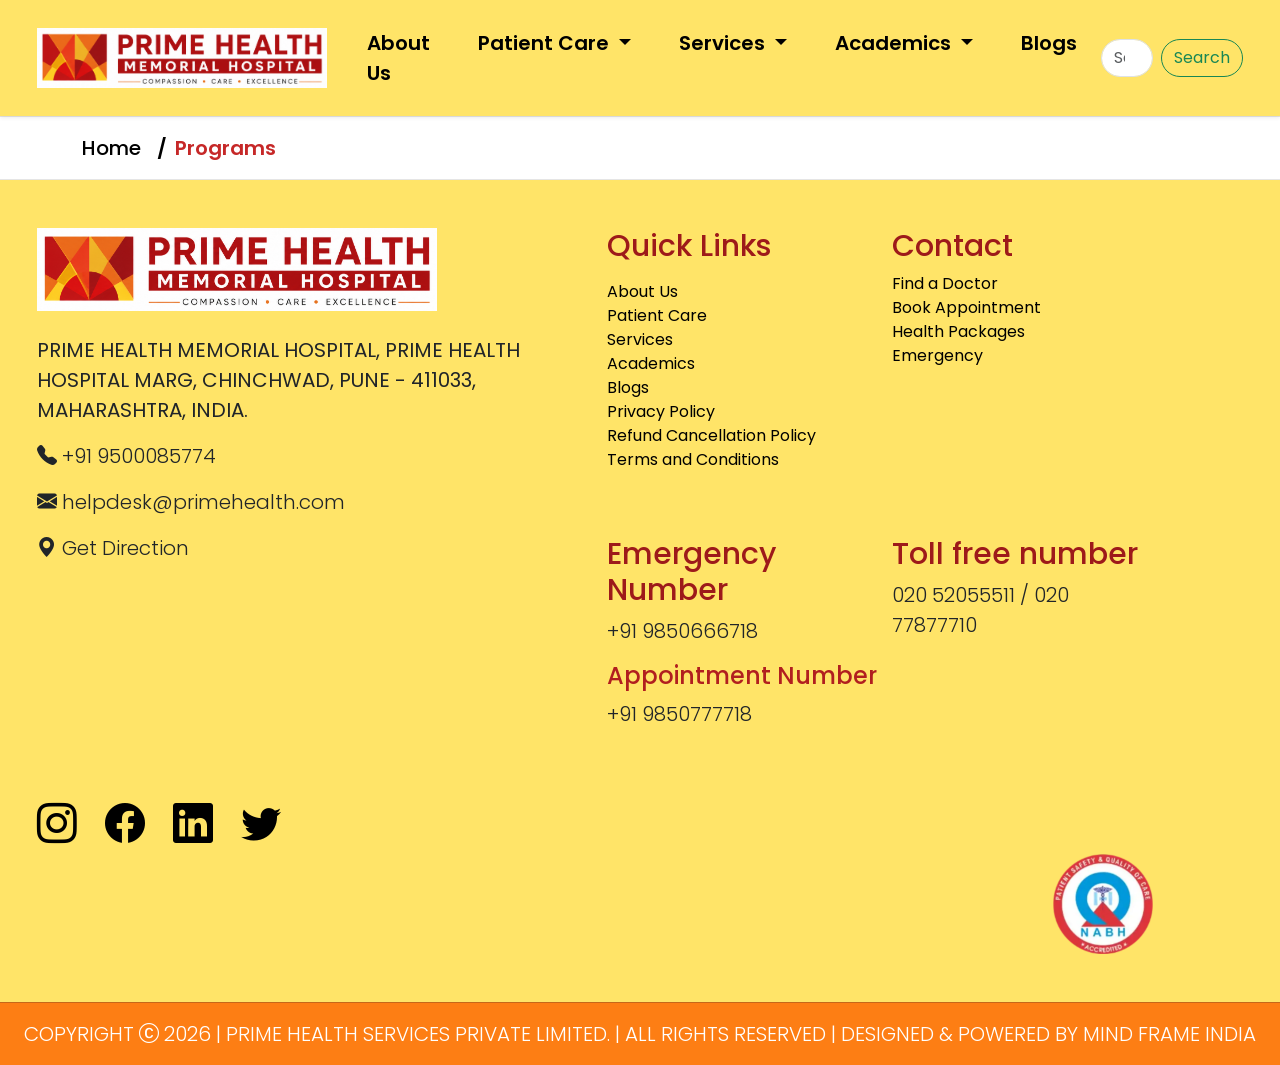
<file: academics.html>
<!doctype html>
<html lang="en">
  <head>
    <meta charset="utf-8">
    <meta name="viewport" content="width=device-width, initial-scale=1">
    <title>Academics</title>
    <link href="https://cdn.jsdelivr.net/npm/bootstrap@5.3.8/dist/css/bootstrap.min.css" rel="stylesheet" integrity="sha384-sRIl4kxILFvY47J16cr9ZwB07vP4J8+LH7qKQnuqkuIAvNWLzeN8tE5YBujZqJLB" crossorigin="anonymous">
    <link href="https://fonts.googleapis.com/css2?family=Poppins:wght@400;500;600;700&display=swap" rel="stylesheet">
    <link rel="stylesheet" href="https://cdn.jsdelivr.net/npm/bootstrap-icons@1.13.1/font/bootstrap-icons.min.css">
    <link href="css/style.css" rel="stylesheet"/>
</head>

  <body>
    <!-- Header Start -->
     <header>
          <nav class="navbar navbar-expand-lg shadow-sm sticky-top">
            <div class="container-fluid">
              <a class="navbar-brand" href="index.html">
                <img src="images/logo.png" alt="Logo" width="340" height="60" class="img-fluid">
              </a>
              <button class="navbar-toggler" type="button"
                data-bs-toggle="collapse"
                data-bs-target="#navbarNav">
                <span class="navbar-toggler-icon"></span>
              </button>
              <div class="collapse navbar-collapse justify-content-bottom " id="navbarNav">

                <ul class="navbar-nav">
                  <li class="nav-item mx-3">
                    <a class="nav-link fw-semibold" href="about.html">About Us</a>
                  </li>

                  <li class="nav-item dropdown mx-3">
                    <a class="nav-link dropdown-toggle fw-semibold" href="patient_care.html" data-bs-toggle="dropdown">
                      Patient Care
                    </a>
                    <ul class="dropdown-menu">
                      <li><a class="dropdown-item" href="find_doctor.html">Find Doctor</a></li>
                      <li><a class="dropdown-item" href="appointments.html">Book Appointment</a></li>
                      <li><a class="dropdown-item" href="patient_testimonial.html">Patient testimonial</a></li>
                    </ul>
                  </li>

                  <li class="nav-item dropdown mx-3">
                    <a class="nav-link dropdown-toggle fw-semibold" href="service.html" data-bs-toggle="dropdown">
                      Services
                    </a>
                    <ul class="dropdown-menu">
                      <li><a class="dropdown-item" href="dianostic_services.html">Our Specialities</a></li>
                      <li><a class="dropdown-item" href="homeservices.html">Home Care Services</a></li>
                    </ul>
                  </li>

                  <li class="nav-item dropdown mx-3">
                    <a class="nav-link dropdown-toggle fw-semibold" href="academics.html" data-bs-toggle="dropdown">
                      Academics
                    </a>
                    <ul class="dropdown-menu">
                      <li><a class="dropdown-item" href="programs.html">Programs</a></li>
                      <li><a class="dropdown-item" href="internship.html">Internship & Observership</a></li>
                      <li><a class="dropdown-item" href="studentgallery.html">Students Gallery</a></li>
                    </ul>
                  </li>

                  <li class="nav-item mx-3">
                    <a class="nav-link fw-semibold" href="blogs.html">Blogs</a>
                  </li>
                </ul>
              
                
                  <form class="d-flex" role="search">
                    <input class="form-control me-2" type="search" placeholder="Search" aria-label="Search"/>
                    <button class="btn btn-outline-success" type="submit">Search</button>
                  </form>
              </div>
            </div>
          </nav>
     </header>
    <!-- Header End -->

    <!-- Breadcrumb Start -->
      <section class="breadcrumb-section py-3">
          <div class="container">
              <nav aria-label="breadcrumb">
                  <ol class="breadcrumb mb-0">
                      <li class="breadcrumb-item">
                          <a href="index.html">Home</a>
                      </li>
                      <li class="breadcrumb-item active" aria-current="page">
                          Programs
                      </li>
                  </ol>
              </nav>
          </div>
      </section>
    <!-- Breadcrumb End -->
      

    <!-- Main Start -->


    
    <!-- Main End -->


    <!-- Footer Start -->
    <footer class="bg-light py-5 navbar">
      <section class="footer-bg">
        <div class="container">
            <div class="row">
                <div class="col-md-6">
                    <img src="images/logo.png" width="400" class="img-fluid mb-4">
                    <p>
                        <strong>
                            PRIME HEALTH MEMORIAL HOSPITAL,
                            PRIME HEALTH HOSPITAL MARG,
                            CHINCHWAD, PUNE - 411033,
                            MAHARASHTRA, INDIA.
                        </strong>
                    </p>
                    <p><i class="bi bi-telephone-fill"></i> +91 9500085774</p>
                    <p><i class="bi bi-envelope-fill"></i> helpdesk@primehealth.com</p>
                    <p><i class="bi bi-geo-alt-fill"></i> Get Direction</p>

                    <iframe
                        src="https://www.google.com/maps/embed?pb=!1m18!1m12!1m3!1d23327.209777906286!2d73.8093775729573!3d18.679055528541372!2m3!1f0!2f0!3f0!3m2!1i1024!2i768!4f13.1!3m3!1m2!1s0x3bc2b7caabf16d05%3A0x9a4a412040909d0f!2sPrime%20Speciality%20Hospital!5e0!3m2!1sen!2sin!4v1784356197284!5m2!1sen!2sin"  allowfullscreen="" loading="lazy" referrerpolicy="strict-origin-when-cross-origin"
                        width="100%"
                        height="200"
                        style="border:0;"
                        loading="lazy">
                    </iframe>

                    <div class="mt-2">
                        <a href="#"><i class="bi bi-instagram fs-1 me-4 symbol"></i></a>
                        <a href="#"><i class="bi bi-facebook fs-1 me-4 symbol"></i></a>
                        <a href="#"><i class="bi bi-linkedin fs-1 me-4 symbol"></i></a>
                        <a href="#"><i class="bi bi-twitter fs-1 symbol"></i></a>
                    </div>
                </div>

                <div class="col-md-6">
                    <div class="row">
                        <div class="col-md-6">
                            <h4 class="hcolor">Quick Links</h4>
                            <ul class="list-unstyled"><p>
                                <li><a href="about.html">About Us</a></li>
                                <li><a href="patient_care.html">Patient Care</a></li>
                                <li><a href="service.html">Services</a></li>
                                <li><a href="academics.html">Academics</a></li>
                                <li><a href="blogs.html">Blogs</a></li>
                                <li><a href="privacy_policy.html">Privacy Policy</a></li>
                                <li><a href="refund.html">Refund Cancellation Policy</a></li>
                                <li><a href="terms&conditions.html">Terms and Conditions</a></li></p>

                            </ul>
                        </div>
                        <div class="col-md-6">
                            <h4 class="hcolor">Contact</h4>
                            <ul class="list-unstyled">
                                <li><a href="find_a_doctor.html">Find a Doctor</a></li>
                                <li><a href="book_appointment.html">Book Appointment</a></li>
                                <li><a href="health_packages.html">Health Packages</a></li>
                                <li><a href="emergency.html">Emergency</a></li>
                            </ul>
                        </div>
                    </div>
                    
                    <div class="row mt-5 ">
                      <div class="col-md-6">
                      <h4 class="hcolor">Emergency Number</h4>
                      <p>+91 9850666718</p>
                      </div>
                      <div class="col-md-6">
                        <h4 class="hcolor">Toll free number</h4>
                        <p>020 52055511 / 020 77877710</p>
                    </div>
                </div>

                <div class="row">
                  <div class="col-md-12">
                  <h4>Appointment Number</h4>
                  <p>+91 9850777718</p>
                  </div>
                </div>
           </div>
            <picture class="d-flex justify-content-end">
              <img src="images/btlogo.webp" width="100" height="100" class="img-fluid" alt="logo "/>
            </picture>
        </div>
        </div>
      </section>
    </footer>

    <section class="ft-color">
        <div class="contianer-fluid">
          <div class="row">
            <hr class="border-dark">
              <div class="text-center text-dark ">
                <p>COPYRIGHT <i class="bi bi-c-circle"></i> 2026 | PRIME HEALTH SERVICES PRIVATE LIMITED. | ALL RIGHTS RESERVED | DESIGNED & POWERED BY MIND FRAME INDIA</p>
               </div>
          </div>
        </div>
      </section>
    <!-- Footer End -->

    
    <script src="https://cdn.jsdelivr.net/npm/bootstrap@5.3.8/dist/js/bootstrap.bundle.min.js" integrity="sha384-FKyoEForCGlyvwx9Hj09JcYn3nv7wiPVlz7YYwJrWVcXK/BmnVDxM+D2scQbITxI" crossorigin="anonymous"></script>
  </body>
</html>
</file>
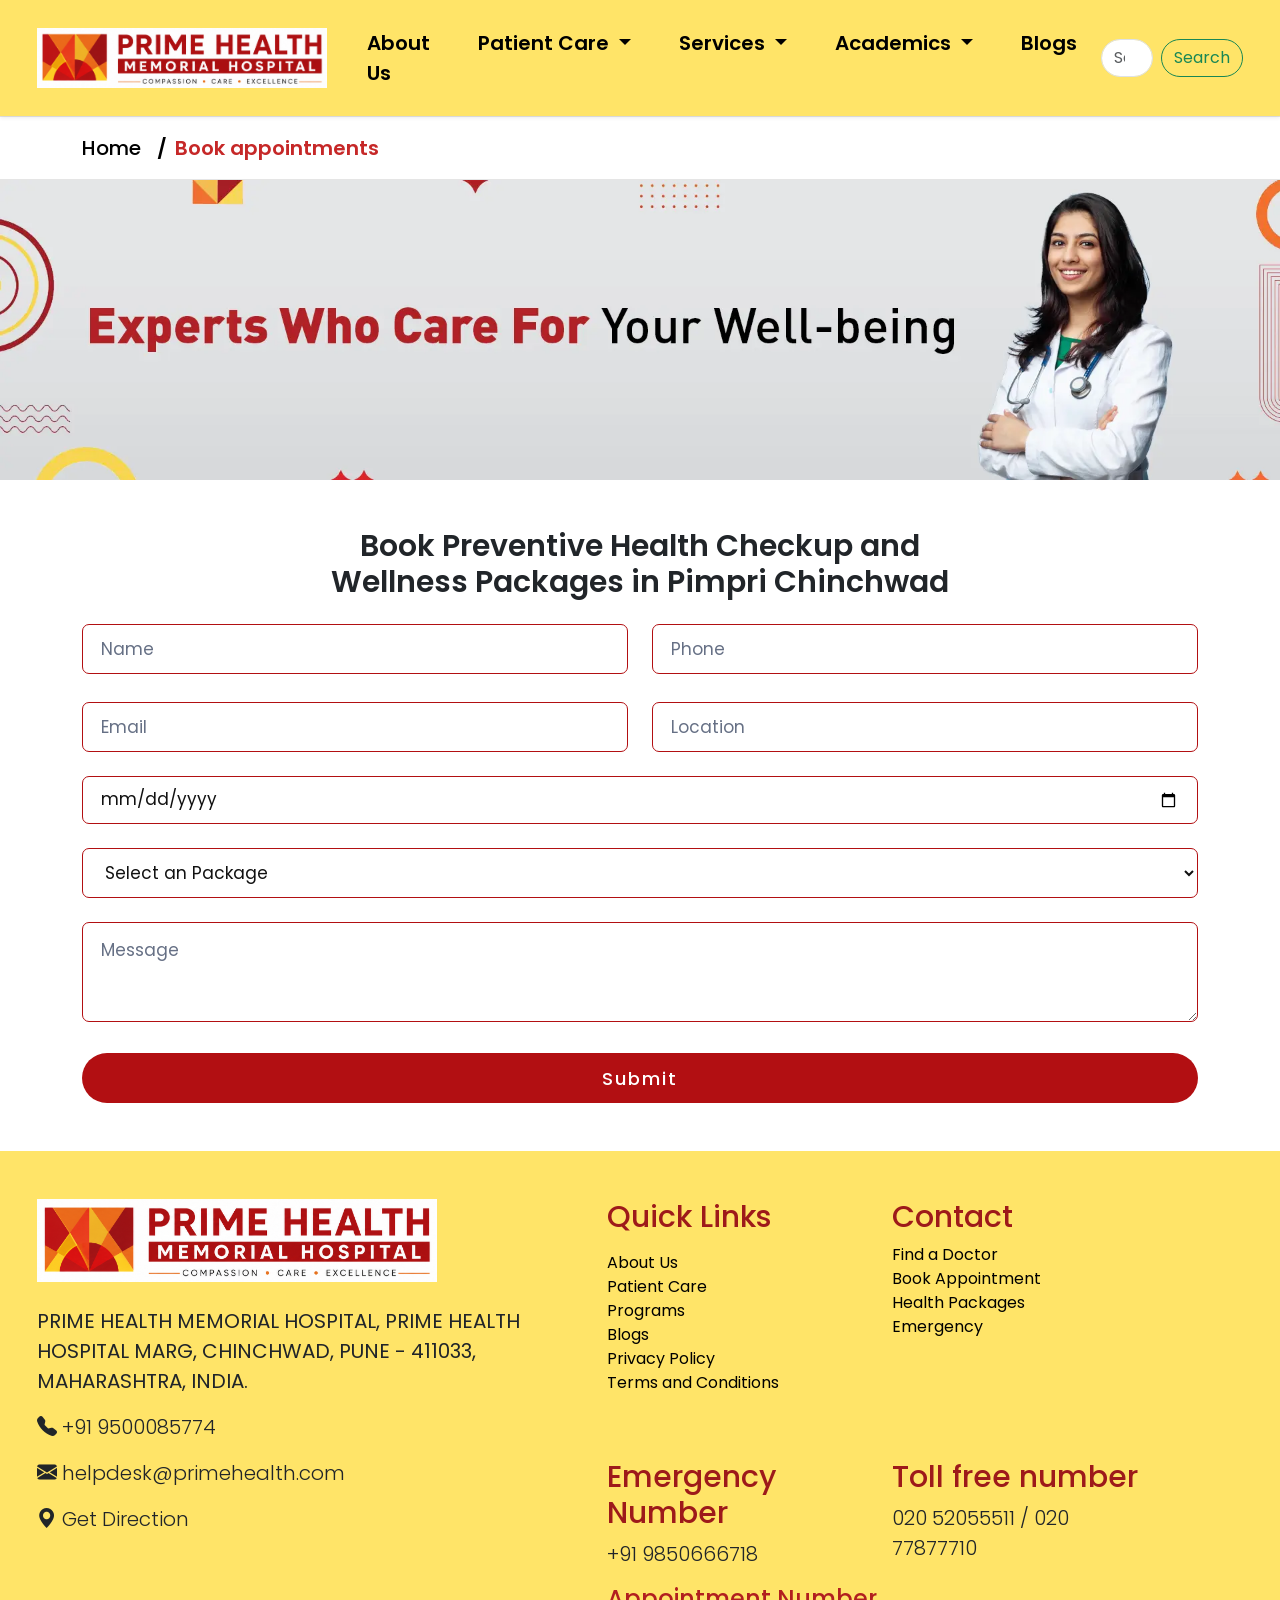
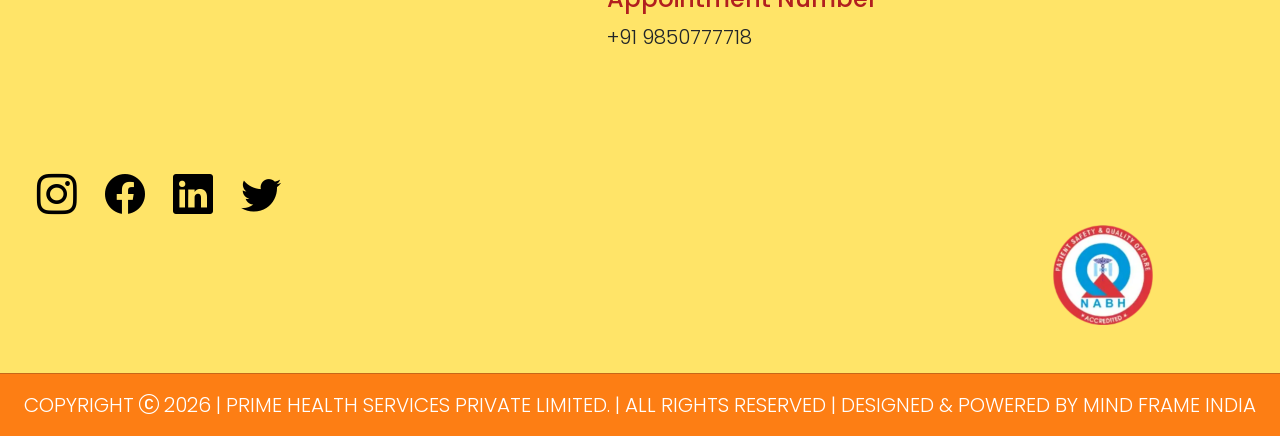
<file: appointments.html>
<!doctype html>
<html lang="en">
  <head>
    <meta charset="utf-8">
    <meta name="viewport" content="width=device-width, initial-scale=1">
    <title>Book Appointments</title>
    <link href="https://cdn.jsdelivr.net/npm/bootstrap@5.3.8/dist/css/bootstrap.min.css" rel="stylesheet" integrity="sha384-sRIl4kxILFvY47J16cr9ZwB07vP4J8+LH7qKQnuqkuIAvNWLzeN8tE5YBujZqJLB" crossorigin="anonymous">
    <link href="https://fonts.googleapis.com/css2?family=Poppins:wght@400;500;600;700&display=swap" rel="stylesheet">
    <link rel="stylesheet" href="https://cdn.jsdelivr.net/npm/bootstrap-icons@1.13.1/font/bootstrap-icons.min.css">
    <link href="css/style.css" rel="stylesheet"/>
</head>

  <body>
    <!-- Header Start -->
     <header>
          <nav class="navbar navbar-expand-lg shadow-sm sticky-top">
            <div class="container-fluid">
              <a class="navbar-brand" href="index.html">
                <img src="images/logo.png" alt="Logo" width="340" height="60" class="img-fluid">
              </a>
              <button class="navbar-toggler" type="button"
                data-bs-toggle="collapse"
                data-bs-target="#navbarNav">
                <span class="navbar-toggler-icon"></span>
              </button>
              <div class="collapse navbar-collapse justify-content-bottom " id="navbarNav">

                <ul class="navbar-nav">
                  <li class="nav-item mx-3">
                    <a class="nav-link fw-semibold" href="about.html">About Us</a>
                  </li>

                  <li class="nav-item dropdown mx-3">
                    <a class="nav-link dropdown-toggle fw-semibold" href="patient_care.html" data-bs-toggle="dropdown">
                      Patient Care
                    </a>
                    <ul class="dropdown-menu">
                      <li><a class="dropdown-item" href="find_doctor.html">Find Doctor</a></li>
                      <li><a class="dropdown-item" href="appointments.html">Book Appointment</a></li>
                    </ul>
                  </li>

                  <li class="nav-item dropdown mx-3">
                    <a class="nav-link dropdown-toggle fw-semibold" href="service.html" data-bs-toggle="dropdown">
                      Services
                    </a>
                    <ul class="dropdown-menu">
                      <li><a class="dropdown-item" href="dianostic_services.html">Our Specialities</a></li>
                      <li><a class="dropdown-item" href="homeservices.html">Home Care Services</a></li>
                    </ul>
                  </li>

                  <li class="nav-item dropdown mx-3">
                    <a class="nav-link dropdown-toggle fw-semibold" href="academics.html" data-bs-toggle="dropdown">
                      Academics
                    </a>
                    <ul class="dropdown-menu">
                      <li><a class="dropdown-item" href="programs.html">Programs</a></li>
                      <li><a class="dropdown-item" href="internship.html">Internship & Observership</a></li>
                      <li><a class="dropdown-item" href="studentgallery.html">Students Gallery</a></li>
                    </ul>
                  </li>

                  <li class="nav-item mx-3">
                    <a class="nav-link fw-semibold" href="blogs.html">Blogs</a>
                  </li>
                </ul>
              
                
                  <form class="d-flex" role="search">
                    <input class="form-control me-2" type="search" placeholder="Search" aria-label="Search"/>
                    <button class="btn btn-outline-success" type="submit">Search</button>
                  </form>
              </div>
            </div>
          </nav>
     </header>
    <!-- Header End -->

    <!-- Breadcrumb Start -->
      <section class="breadcrumb-section py-3">
          <div class="container">
              <nav aria-label="breadcrumb">
                  <ol class="breadcrumb mb-0">
                      <li class="breadcrumb-item">
                          <a href="index.html">Home</a>
                      </li>
                      <li class="breadcrumb-item active" aria-current="page">
                          Book appointments
                      </li>
                  </ol>
              </nav>
          </div>
      </section>
    <!-- Breadcrumb End -->
      

    <!-- Main Start -->

    <!-- Slider start -->
     <section>

      <div id="carouselExample" class="carousel slide">
        <div class="carousel-inner">
          <div class="carousel-item active">
            <img src="images/ourspecialities.webp" class="d-block w-100" alt="nurse-doctors">
          </div>
        </div>
        <button class="carousel-control-prev" type="button" data-bs-target="#carouselExample" data-bs-slide="prev">
          <span class="carousel-control-prev-icon" aria-hidden="true"></span>
          <span class="visually-hidden">Previous</span>
        </button>
        <button class="carousel-control-next" type="button" data-bs-target="#carouselExample" data-bs-slide="next">
          <span class="carousel-control-next-icon" aria-hidden="true"></span>
          <span class="visually-hidden">Next</span>
        </button>
      </div>
      
     </section>
     <!-- Slider Ends -->

    <!-- Appointment form start  -->
    <div class="container mb-5">

      <h6 class="text-center mt-5 mb-4">Book Preventive Health Checkup and<br>Wellness Packages in Pimpri Chinchwad</h6>

      <form>

        <!-- Name & Phone -->
        <div class="row g-4">

            <div class="col-md-6">
                <input type="text"
                       class="health-input"
                       placeholder="Name">
            </div>

            <div class="col-md-6">
                <input type="tel"
                       class="health-input"
                       placeholder="Phone">
            </div>

        </div>


        <!-- Email & Location -->
        <div class="row g-4 mt-1">

            <div class="col-md-6">
                <input type="email"
                       class="health-input"
                       placeholder="Email">
            </div>

            <div class="col-md-6">
                <input type="text"
                       class="health-input"
                       placeholder="Location">
            </div>

        </div>


        <!-- Date -->
        <div class="row mt-4">

            <div class="col-12">
                <input type="date"
                       class="health-input health-date">
            </div>

        </div>


        <!-- Package -->
        <div class="row mt-4">

            <div class="col-12">

                <select class="health-package">

                    <option selected disabled>
                        Select an Package
                    </option>

                    <option>
                        Advance Fever Package
                    </option>

                    <option>
                        Diabetes Checkup
                    </option>

                    <option>
                        Heart Health Package
                    </option>

                    <option>
                        Full Body Checkup
                    </option>

                    <option>
                        Thyroid Profile
                    </option>

                    <option>
                        Liver Function Test
                    </option>

                    <option>
                        Kidney Function Test
                    </option>

                    <option>
                        Women's Wellness Package
                    </option>

                    <option>
                        Senior Citizen Health Check
                    </option>

                </select>

            </div>

        </div>


        <!-- Message -->
        <div class="row mt-4">

            <div class="col-12">

                <textarea
                    class="health-message"
                    placeholder="Message"></textarea>

            </div>

        </div>


        <!-- Submit -->
        <div class="row mt-4">

            <div class="col-12">

                <button type="submit"
                        class="health-submit">
                    Submit
                </button>

            </div>

        </div>

    </form>

    </div>

    <!-- Appointment form ends -->


    <!-- Main End -->


    <!-- Footer Start -->
    <footer class="bg-light py-5 navbar">
      <section class="footer-bg">
        <div class="container">
            <div class="row">
                <div class="col-md-6">
                    <img src="images/logo.png" width="400" class="img-fluid mb-4">
                    <p>
                        <strong>
                            PRIME HEALTH MEMORIAL HOSPITAL,
                            PRIME HEALTH HOSPITAL MARG,
                            CHINCHWAD, PUNE - 411033,
                            MAHARASHTRA, INDIA.
                        </strong>
                    </p>
                    <p><i class="bi bi-telephone-fill"></i> +91 9500085774</p>
                    <p><i class="bi bi-envelope-fill"></i> helpdesk@primehealth.com</p>
                    <p><i class="bi bi-geo-alt-fill"></i> Get Direction</p>

                    <iframe
                        src="https://www.google.com/maps/embed?pb=!1m18!1m12!1m3!1d23327.209777906286!2d73.8093775729573!3d18.679055528541372!2m3!1f0!2f0!3f0!3m2!1i1024!2i768!4f13.1!3m3!1m2!1s0x3bc2b7caabf16d05%3A0x9a4a412040909d0f!2sPrime%20Speciality%20Hospital!5e0!3m2!1sen!2sin!4v1784356197284!5m2!1sen!2sin"  allowfullscreen="" loading="lazy" referrerpolicy="strict-origin-when-cross-origin"
                        width="100%"
                        height="200"
                        style="border:0;"
                        loading="lazy">
                    </iframe>

                    <div class="mt-2">
                        <a href="#"><i class="bi bi-instagram fs-1 me-4 symbol"></i></a>
                        <a href="#"><i class="bi bi-facebook fs-1 me-4 symbol"></i></a>
                        <a href="#"><i class="bi bi-linkedin fs-1 me-4 symbol"></i></a>
                        <a href="#"><i class="bi bi-twitter fs-1 symbol"></i></a>
                    </div>
                </div>

                <div class="col-md-6">
                    <div class="row">
                        <div class="col-md-6">
                            <h4 class="hcolor">Quick Links</h4>
                            <ul class="list-unstyled"><p>
                                <li><a href="about.html">About Us</a></li>
                                <li><a href="homeservices.html">Patient Care</a></li>
                                <li><a href="programs.html">Programs</a></li>
                                <li><a href="blogs.html">Blogs</a></li>
                                <li><a href="privacy_policy.html">Privacy Policy</a></li>
                                <li><a href="terms&conditions.html">Terms and Conditions</a></li></p>

                            </ul>
                        </div>
                        <div class="col-md-6">
                            <h4 class="hcolor">Contact</h4>
                            <ul class="list-unstyled">
                                <li><a href="find_doctor.html">Find a Doctor</a></li>
                                <li><a href="book_appointment.html">Book Appointment</a></li>
                                <li><a href="homeservices.html">Health Packages</a></li>
                                <li><a href="emergency.html">Emergency</a></li>
                            </ul>
                        </div>
                    </div>
                    
                    <div class="row mt-5 ">
                      <div class="col-md-6">
                      <h4 class="hcolor">Emergency Number</h4>
                      <p>+91 9850666718</p>
                      </div>
                      <div class="col-md-6">
                        <h4 class="hcolor">Toll free number</h4>
                        <p>020 52055511 / 020 77877710</p>
                    </div>
                </div>

                <div class="row">
                  <div class="col-md-12">
                  <h4>Appointment Number</h4>
                  <p>+91 9850777718</p>
                  </div>
                </div>
           </div>
            <picture class="d-flex justify-content-end">
              <img src="images/btlogo.webp" width="100" height="100" class="img-fluid" alt="logo "/>
            </picture>
        </div>
        </div>
      </section>
    </footer>

    <section class="ft-color">
        <div class="contianer-fluid">
          <div class="row">
            <hr class="border-dark">
              <div class="text-center text-dark ">
                <p>COPYRIGHT <i class="bi bi-c-circle"></i> 2026 | PRIME HEALTH SERVICES PRIVATE LIMITED. | ALL RIGHTS RESERVED | DESIGNED & POWERED BY MIND FRAME INDIA</p>
               </div>
          </div>
        </div>
      </section>
    <!-- Footer End -->

    
    <script src="https://cdn.jsdelivr.net/npm/bootstrap@5.3.8/dist/js/bootstrap.bundle.min.js" integrity="sha384-FKyoEForCGlyvwx9Hj09JcYn3nv7wiPVlz7YYwJrWVcXK/BmnVDxM+D2scQbITxI" crossorigin="anonymous"></script>
  </body>
</html>
</file>
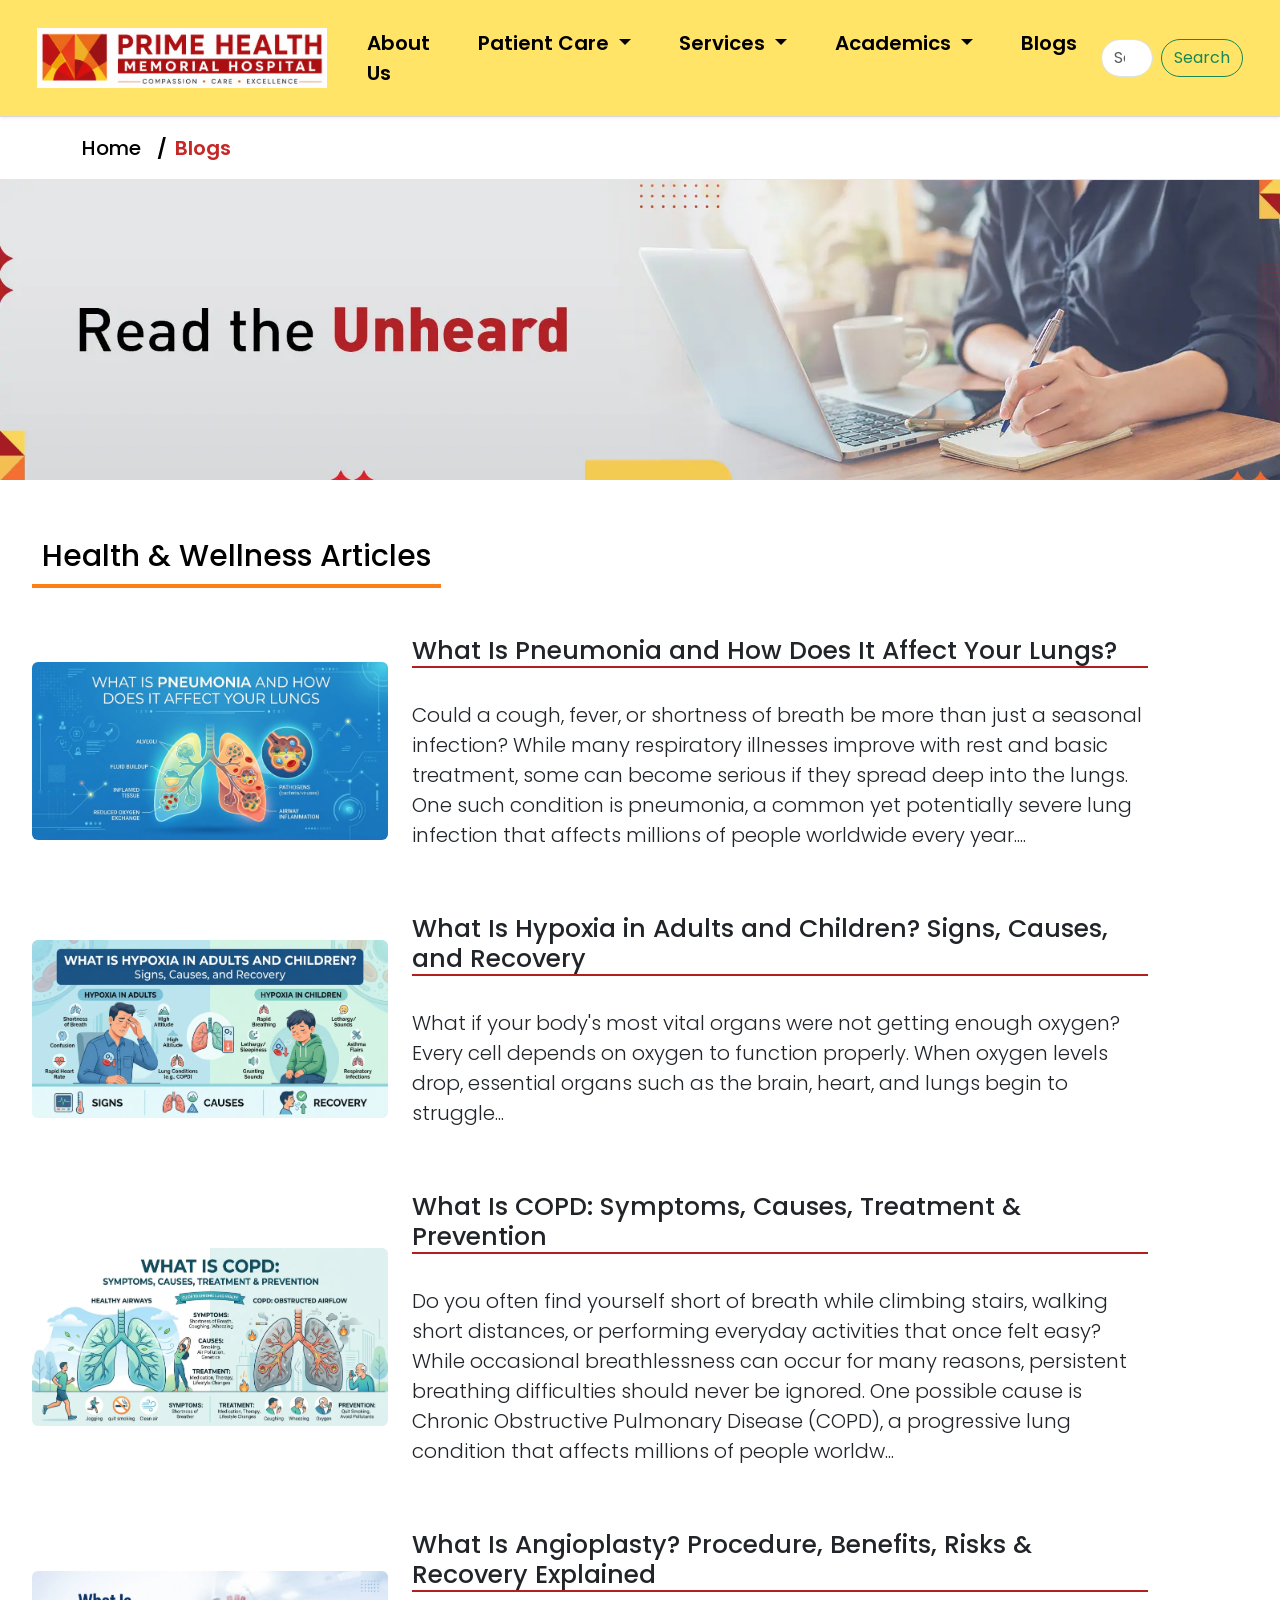
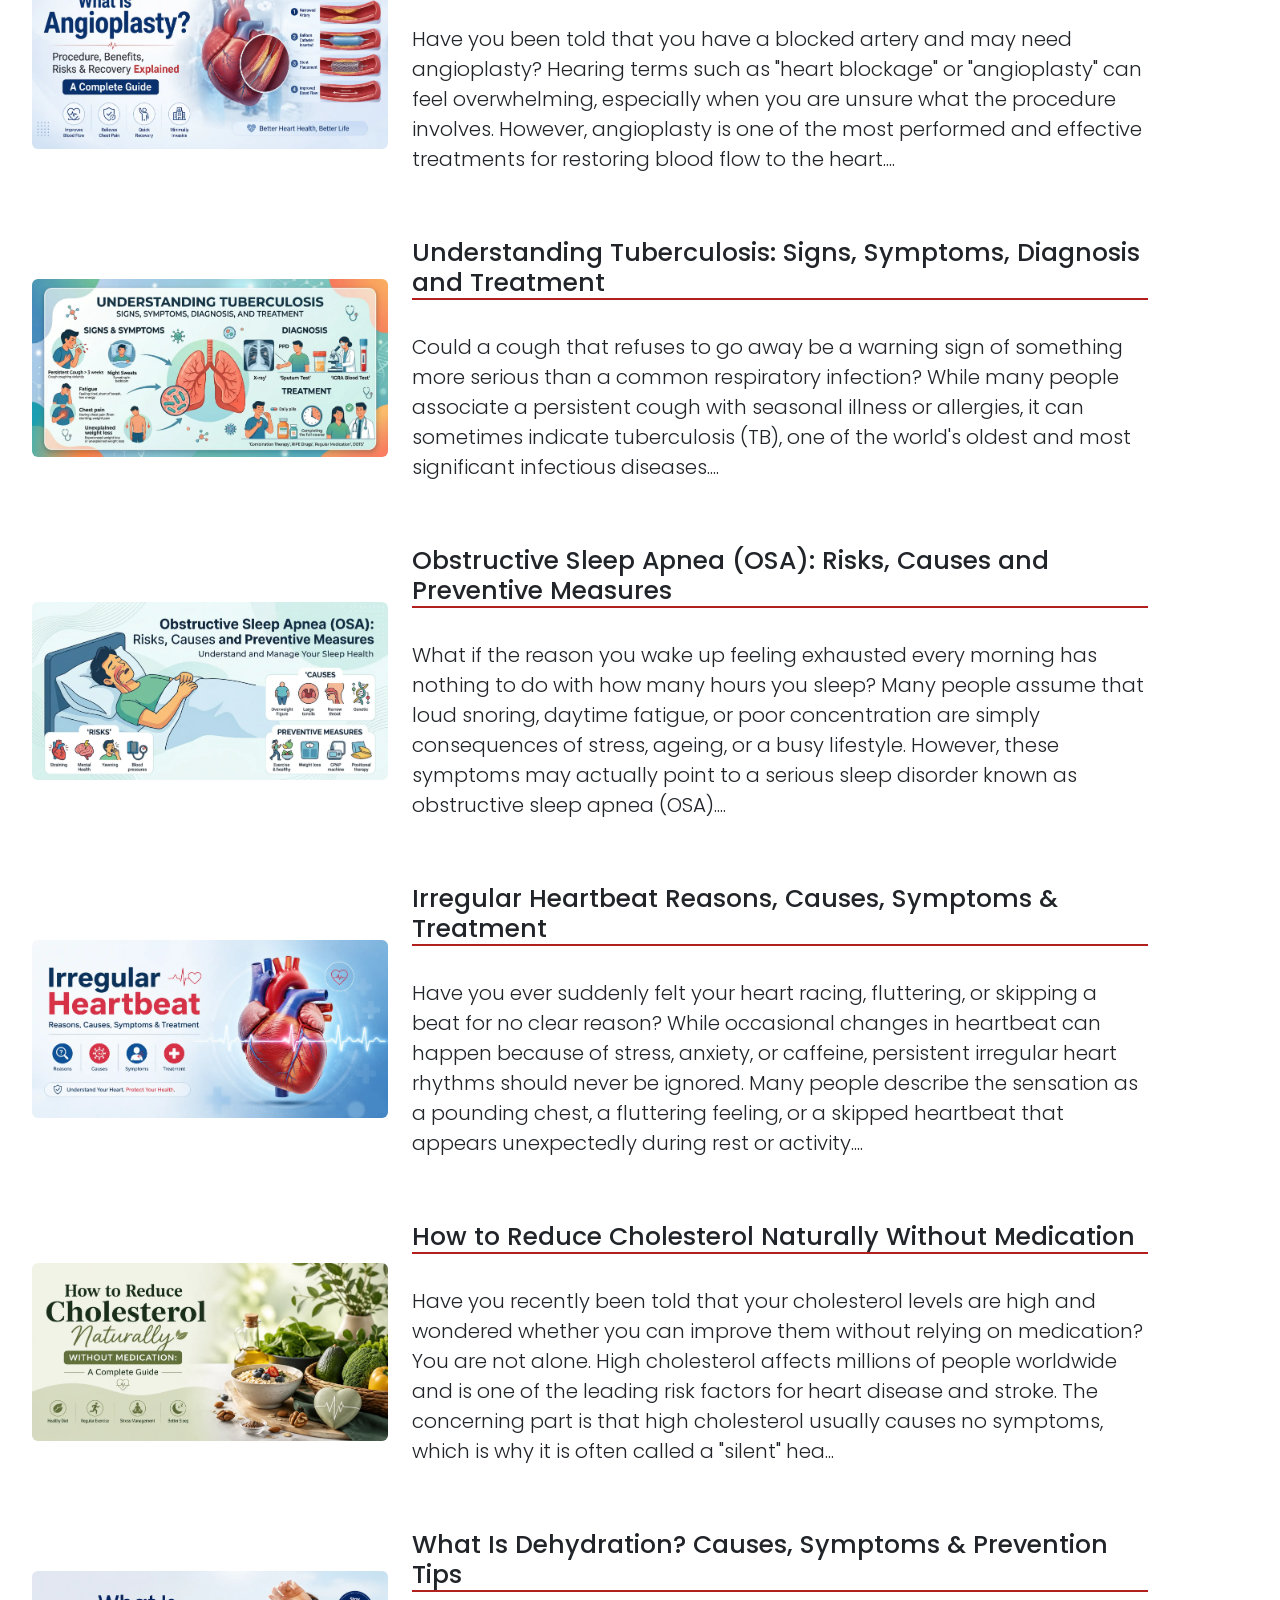
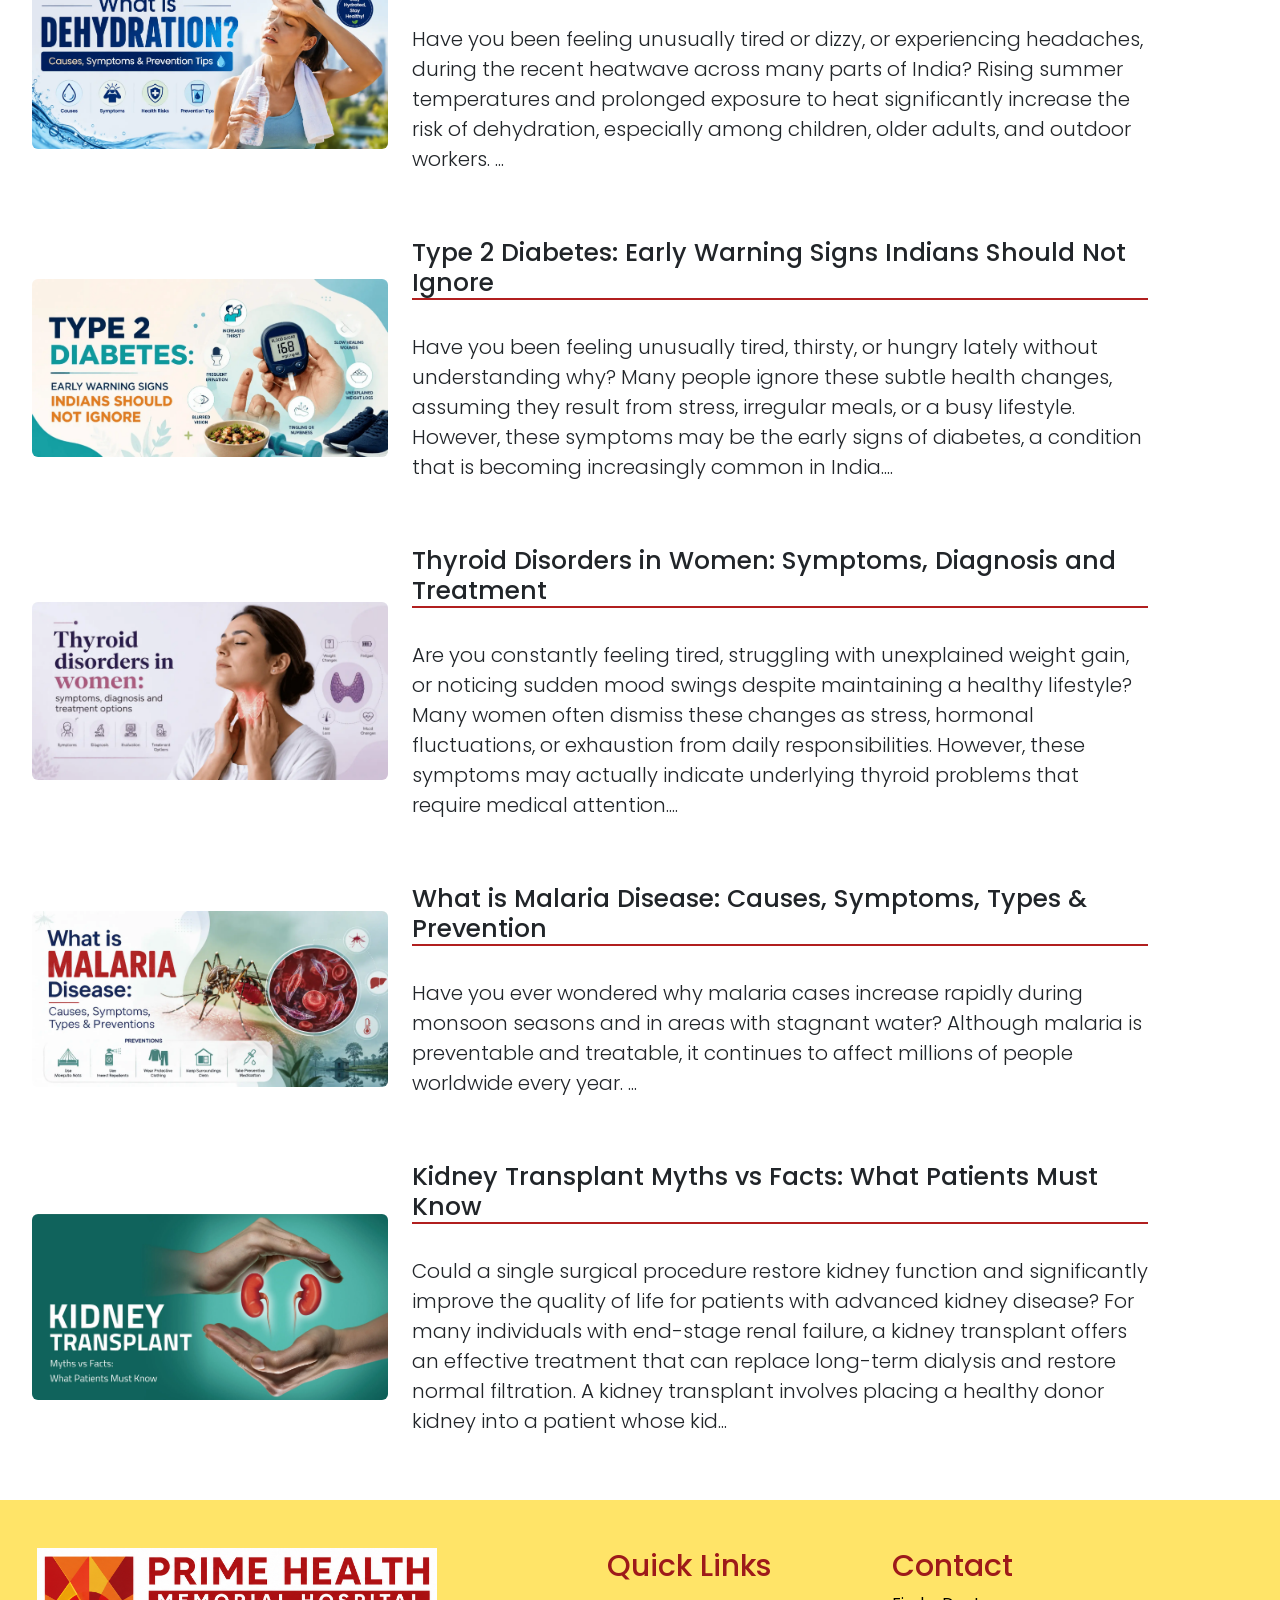
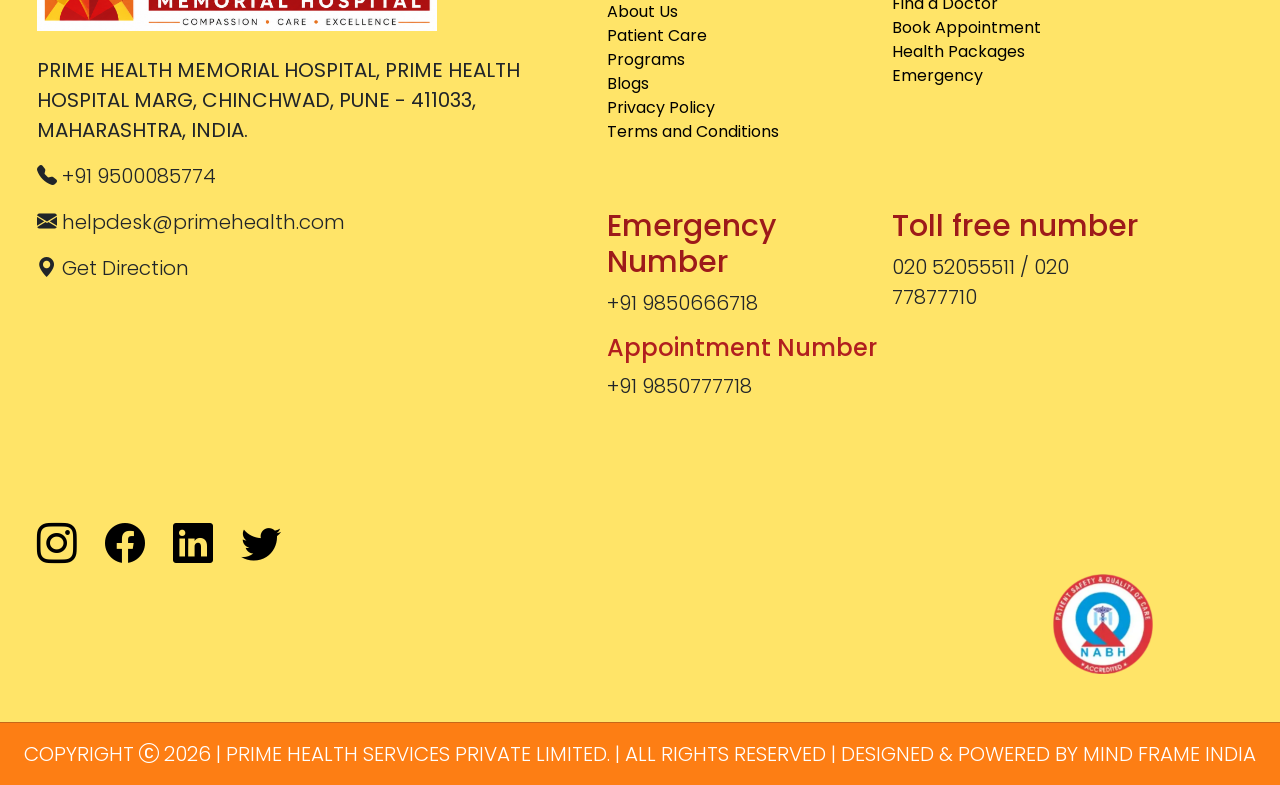
<file: blogs.html>
<!doctype html>
<html lang="en">
  <head>
    <meta charset="utf-8">
    <meta name="viewport" content="width=device-width, initial-scale=1">
    <title>Blogs</title>
    <link href="https://cdn.jsdelivr.net/npm/bootstrap@5.3.8/dist/css/bootstrap.min.css" rel="stylesheet" integrity="sha384-sRIl4kxILFvY47J16cr9ZwB07vP4J8+LH7qKQnuqkuIAvNWLzeN8tE5YBujZqJLB" crossorigin="anonymous">
    <link href="https://fonts.googleapis.com/css2?family=Poppins:wght@400;500;600;700&display=swap" rel="stylesheet">
    <link rel="stylesheet" href="https://cdn.jsdelivr.net/npm/bootstrap-icons@1.13.1/font/bootstrap-icons.min.css">
    <link href="css/style.css" rel="stylesheet"/>
</head>


  <body>
    <!-- Header Start -->
     <header>
          <nav class="navbar navbar-expand-lg shadow-sm sticky-top">
            <div class="container-fluid">
              <a class="navbar-brand" href="index.html">
                <img src="images/logo.png" alt="Logo" width="340" height="60" class="img-fluid">
              </a>
              <button class="navbar-toggler" type="button"
                data-bs-toggle="collapse"
                data-bs-target="#navbarNav">
                <span class="navbar-toggler-icon"></span>
              </button>
              <div class="collapse navbar-collapse justify-content-bottom " id="navbarNav">

                <ul class="navbar-nav">
                  <li class="nav-item mx-3">
                    <a class="nav-link fw-semibold" href="about.html">About Us</a>
                  </li>

                  <li class="nav-item dropdown mx-3">
                    <a class="nav-link dropdown-toggle fw-semibold" href="patient_care.html" data-bs-toggle="dropdown">
                      Patient Care
                    </a>
                    <ul class="dropdown-menu">
                      <li><a class="dropdown-item" href="find_doctor.html">Find Doctor</a></li>
                      <li><a class="dropdown-item" href="appointments.html">Book Appointment</a></li>
                    </ul>
                  </li>

                  <li class="nav-item dropdown mx-3">
                    <a class="nav-link dropdown-toggle fw-semibold" href="service.html" data-bs-toggle="dropdown">
                      Services
                    </a>
                    <ul class="dropdown-menu">
                      <li><a class="dropdown-item" href="dianostic_services.html">Our Specialities</a></li>
                      <li><a class="dropdown-item" href="homeservices.html">Home Care Services</a></li>
                    </ul>
                  </li>

                  <li class="nav-item dropdown mx-3">
                    <a class="nav-link dropdown-toggle fw-semibold" href="academics.html" data-bs-toggle="dropdown">
                      Academics
                    </a>
                    <ul class="dropdown-menu">
                      <li><a class="dropdown-item" href="programs.html">Programs</a></li>
                      <li><a class="dropdown-item" href="internship.html">Internship & Observership</a></li>
                      <li><a class="dropdown-item" href="studentgallery.html">Students Gallery</a></li>
                    </ul>
                  </li>

                  <li class="nav-item mx-3">
                    <a class="nav-link fw-semibold" href="blogs.html">Blogs</a>
                  </li>
                </ul>
              
                
                  <form class="d-flex" role="search">
                    <input class="form-control me-2" type="search" placeholder="Search" aria-label="Search"/>
                    <button class="btn btn-outline-success" type="submit">Search</button>
                  </form>
              </div>
            </div>
          </nav>
     </header>
    <!-- Header End -->
     
    <!-- Breadcrumb Start -->
      <section class="breadcrumb-section py-3">
          <div class="container">
              <nav aria-label="breadcrumb">
                  <ol class="breadcrumb mb-0">
                      <li class="breadcrumb-item">
                          <a href="index.html">Home</a>
                      </li>
                      <li class="breadcrumb-item active" aria-current="page">
                          Blogs
                      </li>
                  </ol>
              </nav>
          </div>
      </section>
    <!-- Breadcrumb End -->

    <!-- Main Start Here -->

     <section>
      <div id="carouselExample" class="carousel slide">
        <div class="carousel-inner">
          <div class="carousel-item active">
            <img src="images/blogslider.webp" class="d-block w-100" alt="...">
          </div>
        </div>
        <button class="carousel-control-prev" type="button" data-bs-target="#carouselExample" data-bs-slide="prev">
          <span class="carousel-control-prev-icon" aria-hidden="true"></span>
          <span class="visually-hidden">Previous</span>
        </button>
        <button class="carousel-control-next" type="button" data-bs-target="#carouselExample" data-bs-slide="next">
          <span class="carousel-control-next-icon" aria-hidden="true"></span>
          <span class="visually-hidden">Next</span>
        </button>
      </div>
     </section>

    <!-- Blog Start Here -->
    <section class="py-5">
        <div class="container blog">

            <h1 class="text-center mb-5">Health & Wellness Articles</h1>

            <!-- Blog 1 -->
            <div class="row align-items-center mb-5">
                <div class="col-lg-4 col-md-5">
                    <img src="images/pneumonia.webp" class="img-fluid rounded blog-img" alt="Pneumonia">
                </div>

                <div class="col-lg-8 col-md-7">
                    <h3>What Is Pneumonia and How Does It Affect Your Lungs?</h3>
                    <br>
                    <p>
                        Could a cough, fever, or shortness of breath be more than just a seasonal infection? While many respiratory illnesses improve with rest and basic treatment, some can become serious if they spread deep into the lungs. One such condition is pneumonia, a common yet potentially severe lung infection that affects millions of people worldwide every year....
                    </p>
                    
                </div>
            </div>

            <!-- Blog 2 -->
            <div class="row align-items-center mb-5">
                <div class="col-lg-4 col-md-5">
                    <img src="images/hypoxia.webp" class="img-fluid rounded blog-img" alt="Hypoxia">
                </div>

                <div class="col-lg-8 col-md-7">
                    <h3>What Is Hypoxia in Adults and Children? Signs, Causes, and Recovery</h3>
                    <br>
                    <p>
                        What if your body's most vital organs were not getting enough oxygen? Every cell
                        depends on oxygen to function properly. When oxygen levels drop, essential organs
                        such as the brain, heart, and lungs begin to struggle...
                    </p>
                    
                </div>
            </div>

            <!-- Blog 3 -->
            <div class="row align-items-center mb-5">
                <div class="col-lg-4 col-md-5">
                    <img src="images/copd.webp" class="img-fluid rounded blog-img" alt="COPD">
                </div>

                <div class="col-lg-8 col-md-7">
                    <h3>What Is COPD: Symptoms, Causes, Treatment & Prevention</h3>
                    <br>
                    <p>
                        Do you often find yourself short of breath while climbing stairs, walking short distances, or performing everyday activities that once felt easy? While occasional breathlessness can occur for many reasons, persistent breathing difficulties should never be ignored. One possible cause is Chronic Obstructive Pulmonary Disease (COPD), a progressive lung condition that affects millions of people worldw...
                    </p>
                    
                </div>
            </div>

            <!-- Blog 4 -->
            <div class="row align-items-center mb-5">
                <div class="col-lg-4 col-md-5">
                    <img src="images/angioplasty.webp" class="img-fluid rounded blog-img" alt="Angioplasty">
                </div>

                <div class="col-lg-8 col-md-7">
                    <h3>What Is Angioplasty? Procedure, Benefits, Risks & Recovery Explained</h3>
                    <br>
                    <p>
                        Have you been told that you have a blocked artery and may need angioplasty? Hearing terms such as "heart blockage" or "angioplasty" can feel overwhelming, especially when you are unsure what the procedure involves. However, angioplasty is one of the most performed and effective treatments for restoring blood flow to the heart....
                    </p>
                    
                </div>
            </div>

            <!-- Blog 5 -->
            <div class="row align-items-center mb-5">
                <div class="col-lg-4 col-md-5">
                    <img src="images/tuberculosis.webp" class="img-fluid rounded blog-img" alt="Tuberculosis">
                </div>

                <div class="col-lg-8 col-md-7">
                    <h3>Understanding Tuberculosis: Signs, Symptoms, Diagnosis and Treatment</h3>
                    <br>
                    <p>
                        Could a cough that refuses to go away be a warning sign of something more serious than a common respiratory infection? While many people associate a persistent cough with seasonal illness or allergies, it can sometimes indicate tuberculosis (TB), one of the world's oldest and most significant infectious diseases....
                    </p>
                    
                </div>
            </div>

            <!-- Blog 6 -->
            <div class="row align-items-center mb-5">
                <div class="col-lg-4 col-md-5">
                    <img src="images/osa.webp" class="img-fluid rounded blog-img" alt="OSA">
                </div>

                <div class="col-lg-8 col-md-7">
                    <h3>Obstructive Sleep Apnea (OSA): Risks, Causes and Preventive Measures</h3>
                    <br>
                    <p>
                        What if the reason you wake up feeling exhausted every morning has nothing to do with how many hours you sleep? Many people assume that loud snoring, daytime fatigue, or poor concentration are simply consequences of stress, ageing, or a busy lifestyle. However, these symptoms may actually point to a serious sleep disorder known as obstructive sleep apnea (OSA)....
                    </p>
                    
                </div>
            </div>

            <!-- Blog 7 -->
            <div class="row align-items-center mb-5">
                <div class="col-lg-4 col-md-5">
                    <img src="images/heart-treatment.webp" class="img-fluid rounded blog-img" alt="Heart">
                </div>

                <div class="col-lg-8 col-md-7">
                    <h3>Irregular Heartbeat Reasons, Causes, Symptoms & Treatment</h3>
                    <br>
                    <p>
                        Have you ever suddenly felt your heart racing, fluttering, or skipping a beat for no clear reason? While occasional changes in heartbeat can happen because of stress, anxiety, or caffeine, persistent irregular heart rhythms should never be ignored. Many people describe the sensation as a pounding chest, a fluttering feeling, or a skipped heartbeat that appears unexpectedly during rest or activity....
                    </p>
                    
                </div>
            </div>

            <!-- Blog 8 -->
            <div class="row align-items-center mb-5">
                <div class="col-lg-4 col-md-5">
                    <img src="images/cholesterol.webp" class="img-fluid rounded blog-img" alt="Cholesterol">
                </div>

                <div class="col-lg-8 col-md-7">
                    <h3>How to Reduce Cholesterol Naturally Without Medication</h3>
                    <br>
                    <p>
                        Have you recently been told that your cholesterol levels are high and wondered whether you can improve them without relying on medication? You are not alone. High cholesterol affects millions of people worldwide and is one of the leading risk factors for heart disease and stroke. The concerning part is that high cholesterol usually causes no symptoms, which is why it is often called a "silent" hea...
                    </p>
                    
                </div>
            </div>

            <!-- Blog 9 -->
            <div class="row align-items-center mb-5">
                <div class="col-lg-4 col-md-5">
                    <img src="images/dehydration.webp" class="img-fluid rounded blog-img" alt="Dehydration">
                </div>

                <div class="col-lg-8 col-md-7">
                    <h3>What Is Dehydration? Causes, Symptoms & Prevention Tips</h3>
                    <br>
                    <p>
                        Have you been feeling unusually tired or dizzy, or experiencing headaches, during the recent heatwave across many parts of India? Rising summer temperatures and prolonged exposure to heat significantly increase the risk of dehydration, especially among children, older adults, and outdoor workers. ...
                    </p>
                    
                </div>
            </div>

            <!-- Blog 10 -->
            <div class="row align-items-center mb-5">
                <div class="col-lg-4 col-md-5">
                    <img src="images/diabetes.webp" class="img-fluid rounded blog-img" alt="Diabetes">
                </div>

                <div class="col-lg-8 col-md-7">
                    <h3>Type 2 Diabetes: Early Warning Signs Indians Should Not Ignore</h3>
                    <br>
                    <p>
                       Have you been feeling unusually tired, thirsty, or hungry lately without understanding why? Many people ignore these subtle health changes, assuming they result from stress, irregular meals, or a busy lifestyle. However, these symptoms may be the early signs of diabetes, a condition that is becoming increasingly common in India....
                    </p>
                    
                </div>
            </div>

            <!-- Blog 11 -->
            <div class="row align-items-center mb-5">
                <div class="col-lg-4 col-md-5">
                    <img src="images/thyroid.webp" class="img-fluid rounded blog-img" alt="Thyroid">
                </div>

                <div class="col-lg-8 col-md-7">
                    <h3>Thyroid Disorders in Women: Symptoms, Diagnosis and Treatment</h3>
                    <br>
                    <p>
                        Are you constantly feeling tired, struggling with unexplained weight gain, or noticing sudden mood swings despite maintaining a healthy lifestyle? Many women often dismiss these changes as stress, hormonal fluctuations, or exhaustion from daily responsibilities. However, these symptoms may actually indicate underlying thyroid problems that require medical attention....
                    </p>
                    
                </div>
            </div>

            <!-- Blog 12 -->
            <div class="row align-items-center mb-5">
                <div class="col-lg-4 col-md-5">
                    <img src="images/malaria.webp" class="img-fluid rounded blog-img" alt="Malaria">
                </div>

                <div class="col-lg-8 col-md-7">
                    <h3>What is Malaria Disease: Causes, Symptoms, Types & Prevention</h3>
                    <br>
                    <p>
                        Have you ever wondered why malaria cases increase rapidly during monsoon seasons and in areas with stagnant water? Although malaria is preventable and treatable, it continues to affect millions of people worldwide every year. ...
                    </p>
                    
                </div>
            </div>

            <!-- Blog 13 -->
            <div class="row align-items-center">
                <div class="col-lg-4 col-md-5">
                    <img src="images/kidney.webp" class="img-fluid rounded blog-img" alt="Kidney">
                </div>

                <div class="col-lg-8 col-md-7">
                    <h3>Kidney Transplant Myths vs Facts: What Patients Must Know</h3>
                    <br>
                    <p>
                       Could a single surgical procedure restore kidney function and significantly improve the quality of life for patients with advanced kidney disease? For many individuals with end-stage renal failure, a kidney transplant offers an effective treatment that can replace long-term dialysis and restore normal filtration. A kidney transplant involves placing a healthy donor kidney into a patient whose kid...
                    </p>
                    
                </div>
            </div>

        </div>
    </section>
    <!-- Blog End Here -->


    <!-- Main Start Ends -->


    <!-- Footer Start -->
    <footer class="bg-light py-5 navbar">
      <section class="footer-bg">
        <div class="container">
            <div class="row">
                <div class="col-md-6">
                    <img src="images/logo.png" width="400" class="img-fluid mb-4">
                    <p>
                        <strong>
                            PRIME HEALTH MEMORIAL HOSPITAL,
                            PRIME HEALTH HOSPITAL MARG,
                            CHINCHWAD, PUNE - 411033,
                            MAHARASHTRA, INDIA.
                        </strong>
                    </p>
                    <p><i class="bi bi-telephone-fill"></i> +91 9500085774</p>
                    <p><i class="bi bi-envelope-fill"></i> helpdesk@primehealth.com</p>
                    <p><i class="bi bi-geo-alt-fill"></i> Get Direction</p>

                    <iframe
                        src="https://www.google.com/maps/embed?pb=!1m18!1m12!1m3!1d23327.209777906286!2d73.8093775729573!3d18.679055528541372!2m3!1f0!2f0!3f0!3m2!1i1024!2i768!4f13.1!3m3!1m2!1s0x3bc2b7caabf16d05%3A0x9a4a412040909d0f!2sPrime%20Speciality%20Hospital!5e0!3m2!1sen!2sin!4v1784356197284!5m2!1sen!2sin"  allowfullscreen="" loading="lazy" referrerpolicy="strict-origin-when-cross-origin"
                        width="100%"
                        height="200"
                        style="border:0;"
                        loading="lazy">
                    </iframe>

                    <div class="mt-2">
                        <a href="#"><i class="bi bi-instagram fs-1 me-4 symbol"></i></a>
                        <a href="#"><i class="bi bi-facebook fs-1 me-4 symbol"></i></a>
                        <a href="#"><i class="bi bi-linkedin fs-1 me-4 symbol"></i></a>
                        <a href="#"><i class="bi bi-twitter fs-1 symbol"></i></a>
                    </div>
                </div>

                <div class="col-md-6">
                    <div class="row">
                        <div class="col-md-6">
                            <h4 class="hcolor">Quick Links</h4>
                            <ul class="list-unstyled"><p>
                                <li><a href="about.html">About Us</a></li>
                                <li><a href="homeservices.html">Patient Care</a></li>
                                <li><a href="programs.html">Programs</a></li>
                                <li><a href="blogs.html">Blogs</a></li>
                                <li><a href="privacy_policy.html">Privacy Policy</a></li>
                                <li><a href="terms&conditions.html">Terms and Conditions</a></li></p>

                            </ul>
                        </div>
                        <div class="col-md-6">
                            <h4 class="hcolor">Contact</h4>
                            <ul class="list-unstyled">
                                <li><a href="find_doctor.html">Find a Doctor</a></li>
                                <li><a href="book_appointment.html">Book Appointment</a></li>
                                <li><a href="homeservices.html">Health Packages</a></li>
                                <li><a href="emergency.html">Emergency</a></li>
                            </ul>
                        </div>
                    </div>
                    
                    <div class="row mt-5 ">
                      <div class="col-md-6">
                      <h4 class="hcolor">Emergency Number</h4>
                      <p>+91 9850666718</p>
                      </div>
                      <div class="col-md-6">
                        <h4 class="hcolor">Toll free number</h4>
                        <p>020 52055511 / 020 77877710</p>
                    </div>
                </div>

                <div class="row">
                  <div class="col-md-12">
                  <h4>Appointment Number</h4>
                  <p>+91 9850777718</p>
                  </div>
                </div>
           </div>
            <picture class="d-flex justify-content-end">
              <img src="images/btlogo.webp" width="100" height="100" class="img-fluid" alt="logo "/>
            </picture>
        </div>
        </div>
      </section>
    </footer>

    <section class="ft-color">
        <div class="contianer-fluid">
          <div class="row">
            <hr class="border-dark">
              <div class="text-center text-dark ">
                <p>COPYRIGHT <i class="bi bi-c-circle"></i> 2026 | PRIME HEALTH SERVICES PRIVATE LIMITED. | ALL RIGHTS RESERVED | DESIGNED & POWERED BY MIND FRAME INDIA</p>
               </div>
          </div>
        </div>
      </section>
    <!-- Footer End -->
    
    <script src="https://cdn.jsdelivr.net/npm/bootstrap@5.3.8/dist/js/bootstrap.bundle.min.js" integrity="sha384-FKyoEForCGlyvwx9Hj09JcYn3nv7wiPVlz7YYwJrWVcXK/BmnVDxM+D2scQbITxI" crossorigin="anonymous"></script>
  </body>
</html>
</file>
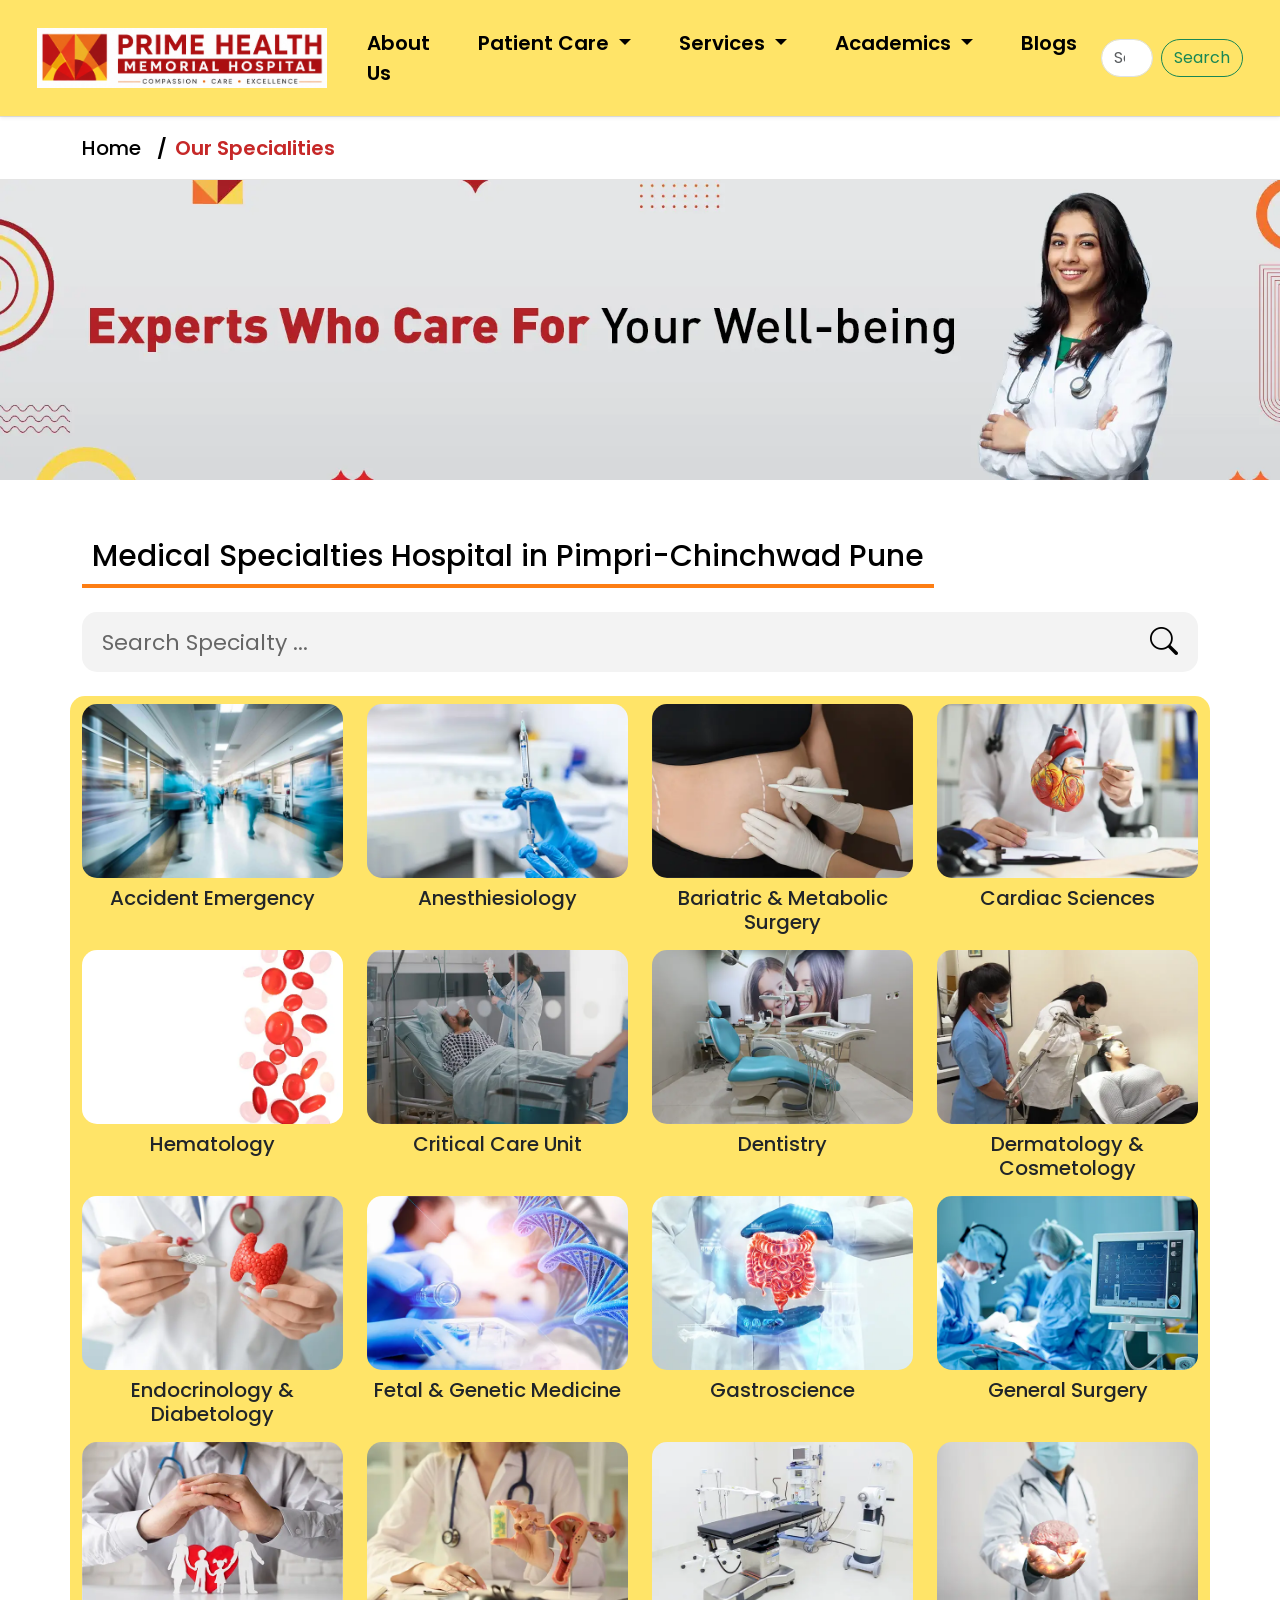
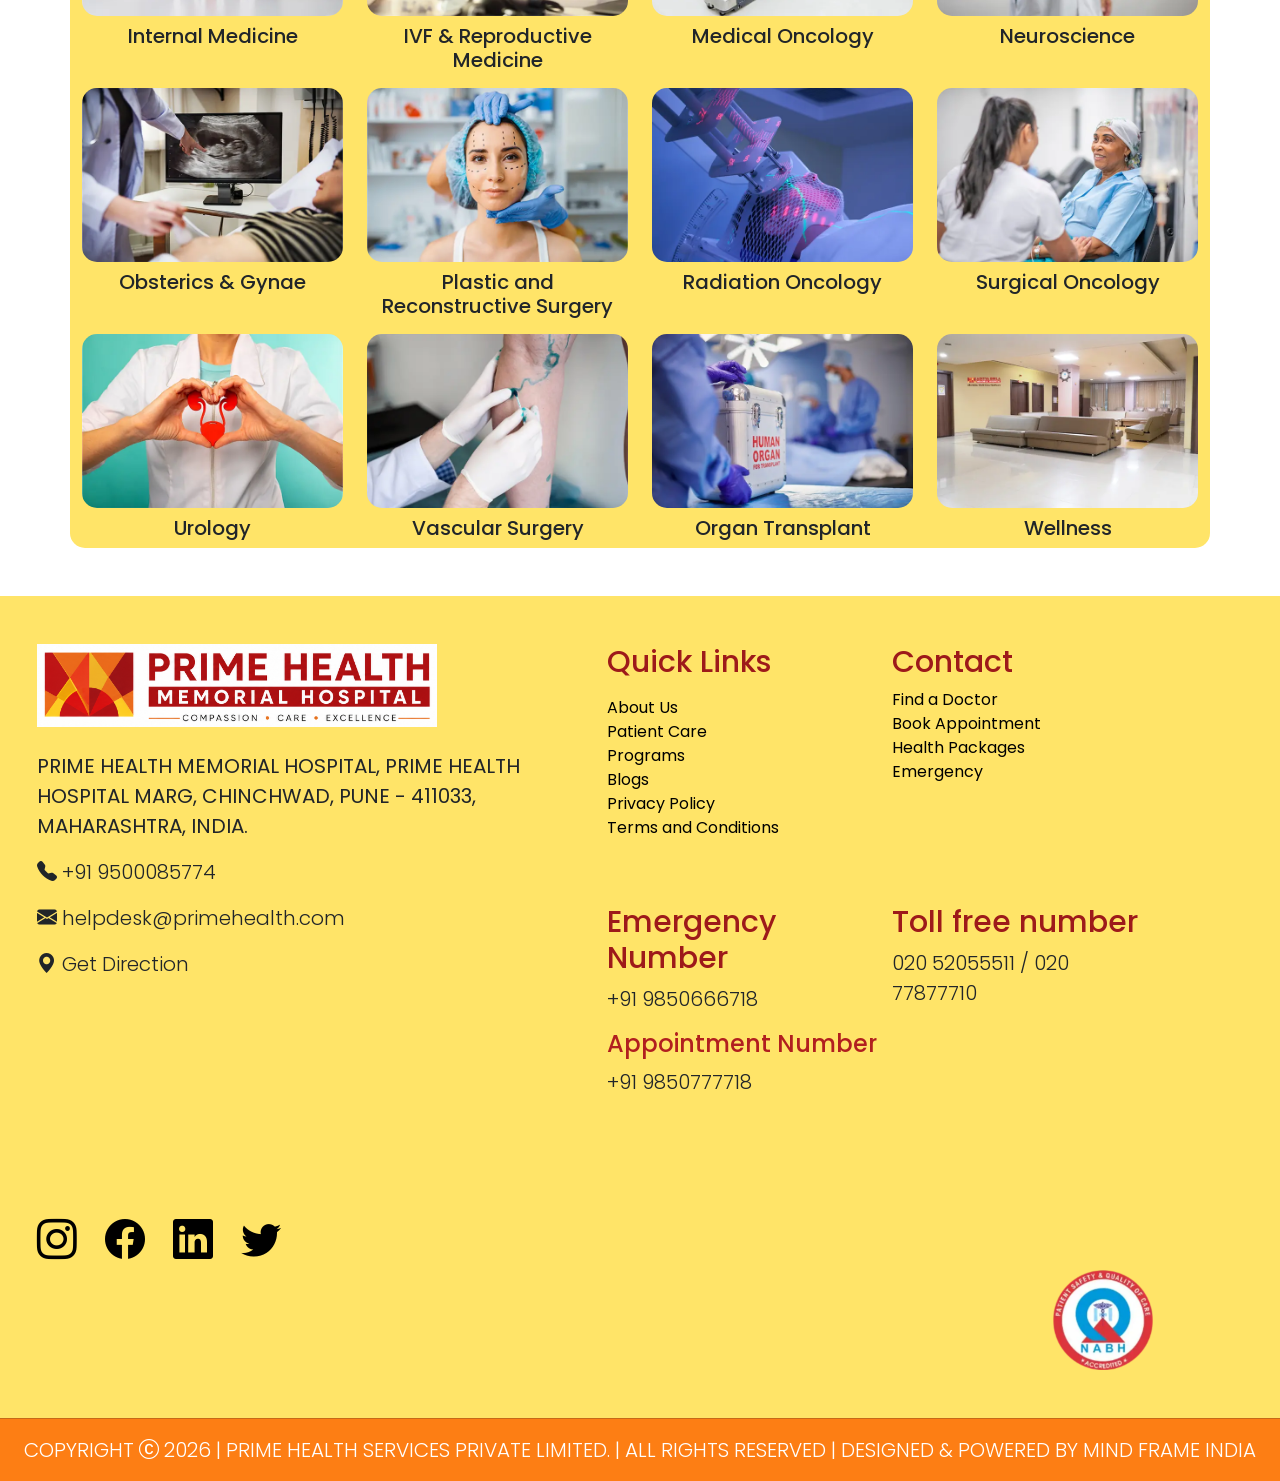
<file: dianostic_services.html>
<!doctype html>
<html lang="en">
  <head>
    <meta charset="utf-8">
    <meta name="viewport" content="width=device-width, initial-scale=1">
    <title>Our Specialities</title>
    <link href="https://cdn.jsdelivr.net/npm/bootstrap@5.3.8/dist/css/bootstrap.min.css" rel="stylesheet" integrity="sha384-sRIl4kxILFvY47J16cr9ZwB07vP4J8+LH7qKQnuqkuIAvNWLzeN8tE5YBujZqJLB" crossorigin="anonymous">
    <link href="https://fonts.googleapis.com/css2?family=Poppins:wght@400;500;600;700&display=swap" rel="stylesheet">
    <link rel="stylesheet" href="https://cdn.jsdelivr.net/npm/bootstrap-icons@1.13.1/font/bootstrap-icons.min.css">
    <link href="css/style.css" rel="stylesheet"/>
</head>

  <body>
    <!-- Header Start -->
     <header>
          <nav class="navbar navbar-expand-lg shadow-sm sticky-top">
            <div class="container-fluid">
              <a class="navbar-brand" href="index.html">
                <img src="images/logo.png" alt="Logo" width="340" height="60" class="img-fluid">
              </a>
              <button class="navbar-toggler" type="button"
                data-bs-toggle="collapse"
                data-bs-target="#navbarNav">
                <span class="navbar-toggler-icon"></span>
              </button>
              <div class="collapse navbar-collapse justify-content-bottom " id="navbarNav">

                <ul class="navbar-nav">
                  <li class="nav-item mx-3">
                    <a class="nav-link fw-semibold" href="about.html">About Us</a>
                  </li>

                  <li class="nav-item dropdown mx-3">
                    <a class="nav-link dropdown-toggle fw-semibold" href="patient_care.html" data-bs-toggle="dropdown">
                      Patient Care
                    </a>
                    <ul class="dropdown-menu">
                      <li><a class="dropdown-item" href="find_doctor.html">Find Doctor</a></li>
                      <li><a class="dropdown-item" href="appointments.html">Book Appointment</a></li>
                    </ul>
                  </li>

                  <li class="nav-item dropdown mx-3">
                    <a class="nav-link dropdown-toggle fw-semibold" href="service.html" data-bs-toggle="dropdown">
                      Services
                    </a>
                    <ul class="dropdown-menu">
                      <li><a class="dropdown-item" href="dianostic_services.html">Our Specialities</a></li>
                      <li><a class="dropdown-item" href="homeservices.html">Home Care Services</a></li>
                    </ul>
                  </li>

                  <li class="nav-item dropdown mx-3">
                    <a class="nav-link dropdown-toggle fw-semibold" href="academics.html" data-bs-toggle="dropdown">
                      Academics
                    </a>
                    <ul class="dropdown-menu">
                      <li><a class="dropdown-item" href="programs.html">Programs</a></li>
                      <li><a class="dropdown-item" href="internship.html">Internship & Observership</a></li>
                      <li><a class="dropdown-item" href="studentgallery.html">Students Gallery</a></li>
                    </ul>
                  </li>

                  <li class="nav-item mx-3">
                    <a class="nav-link fw-semibold" href="blogs.html">Blogs</a>
                  </li>
                </ul>
              
                
                  <form class="d-flex" role="search">
                    <input class="form-control me-2" type="search" placeholder="Search" aria-label="Search"/>
                    <button class="btn btn-outline-success" type="submit">Search</button>
                  </form>
              </div>
            </div>
          </nav>
     </header>
    <!-- Header End -->

    <!-- Breadcrumb Start -->
      <section class="breadcrumb-section py-3">
          <div class="container">
              <nav aria-label="breadcrumb">
                  <ol class="breadcrumb mb-0">
                      <li class="breadcrumb-item">
                          <a href="index.html">Home</a>
                      </li>
                      <li class="breadcrumb-item active" aria-current="page">
                          Our Specialities
                      </li>
                  </ol>
              </nav>
          </div>
      </section>
    <!-- Breadcrumb End -->
      

    <!-- Main Start -->

    <section>
      <div id="carouselExample" class="carousel slide">
        <div class="carousel-inner">
          <div class="carousel-item active">
            <img src="images/ourspecialities.webp" class="d-block w-100" alt="doctors">
          </div>
        </div>
        <button class="carousel-control-prev" type="button" data-bs-target="#carouselExample" data-bs-slide="prev">
          <span class="carousel-control-prev-icon" aria-hidden="true"></span>
          <span class="visually-hidden">Previous</span>
        </button>
        <button class="carousel-control-next" type="button" data-bs-target="#carouselExample" data-bs-slide="next">
          <span class="carousel-control-next-icon" aria-hidden="true"></span>
          <span class="visually-hidden">Next</span>
        </button>
      </div>

    </section>


    <!-- Our Specialities Start -->

    <section>
      
      <div class="container mt-5 mb-5">
        <h1 class="mb-4">Medical Specialties Hospital in Pimpri-Chinchwad Pune</h1>
      <div class="search-box">
          <input type="text" placeholder="Search Specialty ..." class="search-input">

          <button class="search-btn">
              <i class="bi bi-search"></i>
          </button>
      </div>
      <!-- 1 st ROW -->
      <div class="row mt-4 special">
        
        <div class="col-md-3 mt-2">
          <picture>
            <img src="images/Accident-&-Emergency.webp" class="img-fluid special" alt="emergency"/>
          </picture>
          <h5 class="text-center mt-2">Accident Emergency</h5>
        </div>

        <div class="col-md-3 mt-2">
          <picture>
            <img src="images/Anaesthesiology.webp" class="img-fluid special" alt="injection"/>
          </picture>
          <h5 class="text-center mt-2">Anesthiesiology</h5>
        </div>

        <div class="col-md-3 mt-2">
          <picture>
            <img src="images/Bariatric-&-Metabolic-Surgery.webp" class="img-fluid special" alt="surgery"/>
          </picture>
          <h5 class="text-center mt-2">Bariatric & Metabolic Surgery</h5>
        </div>

        <div class="col-md-3 mt-2">
          <picture>
            <img src="images/Cardiac-Sciences.webp" class="img-fluid special" alt="heart"/>
          </picture>
          <h5 class="text-center mt-2">Cardiac Sciences</h5>
        </div>

        <!-- 2nd ROW -->

        <div class="col-md-3 mt-2">
          <picture>
            <img src="images/Clinical-Haematology.webp" class="img-fluid special" alt="cells"/>
          </picture>
          <h5 class="text-center mt-2">Hematology</h5>
        </div>

        <div class="col-md-3 mt-2">
          <picture>
            <img src="images/Critical-Care-Unit.webp" class="img-fluid special" alt="injection"/>
          </picture>
          <h5 class="text-center mt-2">Critical Care Unit</h5>
        </div>

        <div class="col-md-3 mt-2">
          <picture>
            <img src="images/Dentistry.webp" class="img-fluid special" alt="machine"/>
          </picture>
          <h5 class="text-center mt-2">Dentistry</h5>
        </div>

        <div class="col-md-3 mt-2">
          <picture>
            <img src="images/Dermatology-&-Cosmetology.webp" class="img-fluid special" alt="doctors"/>
          </picture>
          <h5 class="text-center mt-2">Dermatology & Cosmetology</h5>
          </div>

          <!-- 3rd ROW -->

           <div class="col-md-3 mt-2">
          <picture>
            <img src="images/Endocrinology-&-Diabetology.webp" class="img-fluid special" alt="organ"/>
          </picture>
          <h5 class="text-center mt-2">Endocrinology & Diabetology</h5>
        </div>

        <div class="col-md-3 mt-2">
          <picture>
            <img src="images/Fetal-&-Genetic-Medicine.webp" class="img-fluid special" alt="cell"/>
          </picture>
          <h5 class="text-center mt-2">Fetal & Genetic Medicine</h5>
        </div>

        <div class="col-md-3 mt-2">
          <picture>
            <img src="images/Gastroscience.webp" class="img-fluid special" alt="stomach"/>
          </picture>
          <h5 class="text-center mt-2">Gastroscience</h5>
        </div>

        <div class="col-md-3 mt-2">
          <picture>
            <img src="images/General-Surgery.webp" class="img-fluid special" alt="surgery"/>
          </picture>
          <h5 class="text-center mt-2">General Surgery</h5>
        </div>

        <!-- 4th ROW -->

        <div class="col-md-3 mt-2">
          <picture>
            <img src="images/Internal-Medicine.webp" class="img-fluid special" alt="doctors"/>
          </picture>
          <h5 class="text-center mt-2">Internal Medicine</h5>
        </div>

        <div class="col-md-3 mt-2">
          <picture>
            <img src="images/Reproductive-Medicine.webp" class="img-fluid special" alt="doctor"/>
          </picture>
          <h5 class="text-center mt-2">IVF & Reproductive Medicine</h5>
        </div>

        <div class="col-md-3 mt-2">
          <picture>
            <img src="images/Medical-Oncology.webp" class="img-fluid special" alt="machine"/>
          </picture>
          <h5 class="text-center mt-2">Medical Oncology</h5>
        </div>

        <div class="col-md-3 mt-2">
          <picture>
            <img src="images/Neuroscience.webp" class="img-fluid special" alt="brain"/>
          </picture>
          <h5 class="text-center mt-2">Neuroscience</h5>
        </div>
      
        <!-- 5th ROW -->

        <div class="col-md-3 mt-2">
          <picture>
            <img src="images/Obs-&-Gynae.webp" class="img-fluid special" alt="x-ray"/>
          </picture>
          <h5 class="text-center mt-2">Obsterics & Gynae</h5>
        </div>

        <div class="col-md-3 mt-2">
          <picture>
            <img src="images/Plastic-and-Reconstructive-Surgery.webp" class="img-fluid special" alt="face"/>
          </picture>
          <h5 class="text-center mt-2">Plastic and Reconstructive Surgery</h5>
        </div>

        <div class="col-md-3 mt-2">
          <picture>
            <img src="images/Radiation-Oncology.webp" class="img-fluid special" alt="machine"/>
          </picture>
          <h5 class="text-center mt-2">Radiation Oncology</h5>
        </div>

        <div class="col-md-3 mt-2">
          <picture>
            <img src="images/Surgical-Oncology.webp" class="img-fluid special" alt="doctor"/>
          </picture>
          <h5 class="text-center mt-2">Surgical Oncology</h5>
        </div>

        <!-- 6th ROW -->

        <div class="col-md-3 mt-2">
          <picture>
            <img src="images/Urology.webp" class="img-fluid special" alt="bladder"/>
          </picture>
          <h5 class="text-center mt-2">Urology</h5>
        </div>

        <div class="col-md-3 mt-2">
          <picture>
            <img src="images/Vascular-Surgery.webp" class="img-fluid special" alt="nerv"/>
          </picture>
          <h5 class="text-center mt-2">Vascular Surgery</h5>
        </div>

        <div class="col-md-3 mt-2">
          <picture>
            <img src="images/Organ-Transplant.webp" class="img-fluid special" alt="box"/>
          </picture>
          <h5 class="text-center mt-2">Organ Transplant</h5>
        </div>

        <div class="col-md-3 mt-2">
          <picture>
            <img src="images/Wellness.webp" class="img-fluid special" alt="sofa"/>
          </picture>
          <h5 class="text-center mt-2">Wellness</h5>
        </div>

        </div>
      </div>
    </section>

    <!-- Our Specialities Ends -->
    
    <!-- Main End -->


    <!-- Footer Start -->
    <footer class="bg-light py-5 navbar">
      <section class="footer-bg">
        <div class="container">
            <div class="row">
                <div class="col-md-6">
                    <img src="images/logo.png" width="400" class="img-fluid mb-4">
                    <p>
                        <strong>
                            PRIME HEALTH MEMORIAL HOSPITAL,
                            PRIME HEALTH HOSPITAL MARG,
                            CHINCHWAD, PUNE - 411033,
                            MAHARASHTRA, INDIA.
                        </strong>
                    </p>
                    <p><i class="bi bi-telephone-fill"></i> +91 9500085774</p>
                    <p><i class="bi bi-envelope-fill"></i> helpdesk@primehealth.com</p>
                    <p><i class="bi bi-geo-alt-fill"></i> Get Direction</p>

                    <iframe
                        src="https://www.google.com/maps/embed?pb=!1m18!1m12!1m3!1d23327.209777906286!2d73.8093775729573!3d18.679055528541372!2m3!1f0!2f0!3f0!3m2!1i1024!2i768!4f13.1!3m3!1m2!1s0x3bc2b7caabf16d05%3A0x9a4a412040909d0f!2sPrime%20Speciality%20Hospital!5e0!3m2!1sen!2sin!4v1784356197284!5m2!1sen!2sin"  allowfullscreen="" loading="lazy" referrerpolicy="strict-origin-when-cross-origin"
                        width="100%"
                        height="200"
                        style="border:0;"
                        loading="lazy">
                    </iframe>

                    <div class="mt-2">
                        <a href="#"><i class="bi bi-instagram fs-1 me-4 symbol"></i></a>
                        <a href="#"><i class="bi bi-facebook fs-1 me-4 symbol"></i></a>
                        <a href="#"><i class="bi bi-linkedin fs-1 me-4 symbol"></i></a>
                        <a href="#"><i class="bi bi-twitter fs-1 symbol"></i></a>
                    </div>
                </div>

                <div class="col-md-6">
                    <div class="row">
                        <div class="col-md-6">
                            <h4 class="hcolor">Quick Links</h4>
                            <ul class="list-unstyled"><p>
                                <li><a href="about.html">About Us</a></li>
                                <li><a href="homeservices.html">Patient Care</a></li>
                                <li><a href="programs.html">Programs</a></li>
                                <li><a href="blogs.html">Blogs</a></li>
                                <li><a href="privacy_policy.html">Privacy Policy</a></li>
                                <li><a href="terms&conditions.html">Terms and Conditions</a></li></p>

                            </ul>
                        </div>
                        <div class="col-md-6">
                            <h4 class="hcolor">Contact</h4>
                            <ul class="list-unstyled">
                                <li><a href="find_doctor.html">Find a Doctor</a></li>
                                <li><a href="book_appointment.html">Book Appointment</a></li>
                                <li><a href="homeservices.html">Health Packages</a></li>
                                <li><a href="emergency.html">Emergency</a></li>
                            </ul>
                        </div>
                    </div>
                    
                    <div class="row mt-5 ">
                      <div class="col-md-6">
                      <h4 class="hcolor">Emergency Number</h4>
                      <p>+91 9850666718</p>
                      </div>
                      <div class="col-md-6">
                        <h4 class="hcolor">Toll free number</h4>
                        <p>020 52055511 / 020 77877710</p>
                    </div>
                </div>

                <div class="row">
                  <div class="col-md-12">
                  <h4>Appointment Number</h4>
                  <p>+91 9850777718</p>
                  </div>
                </div>
           </div>
            <picture class="d-flex justify-content-end">
              <img src="images/btlogo.webp" width="100" height="100" class="img-fluid" alt="logo "/>
            </picture>
        </div>
        </div>
      </section>
    </footer>

    <section class="ft-color">
        <div class="contianer-fluid">
          <div class="row">
            <hr class="border-dark">
              <div class="text-center text-dark ">
                <p>COPYRIGHT <i class="bi bi-c-circle"></i> 2026 | PRIME HEALTH SERVICES PRIVATE LIMITED. | ALL RIGHTS RESERVED | DESIGNED & POWERED BY MIND FRAME INDIA</p>
               </div>
          </div>
        </div>
      </section>
    <!-- Footer End -->

    
    <script src="https://cdn.jsdelivr.net/npm/bootstrap@5.3.8/dist/js/bootstrap.bundle.min.js" integrity="sha384-FKyoEForCGlyvwx9Hj09JcYn3nv7wiPVlz7YYwJrWVcXK/BmnVDxM+D2scQbITxI" crossorigin="anonymous"></script>
  </body>
</html>
</file>
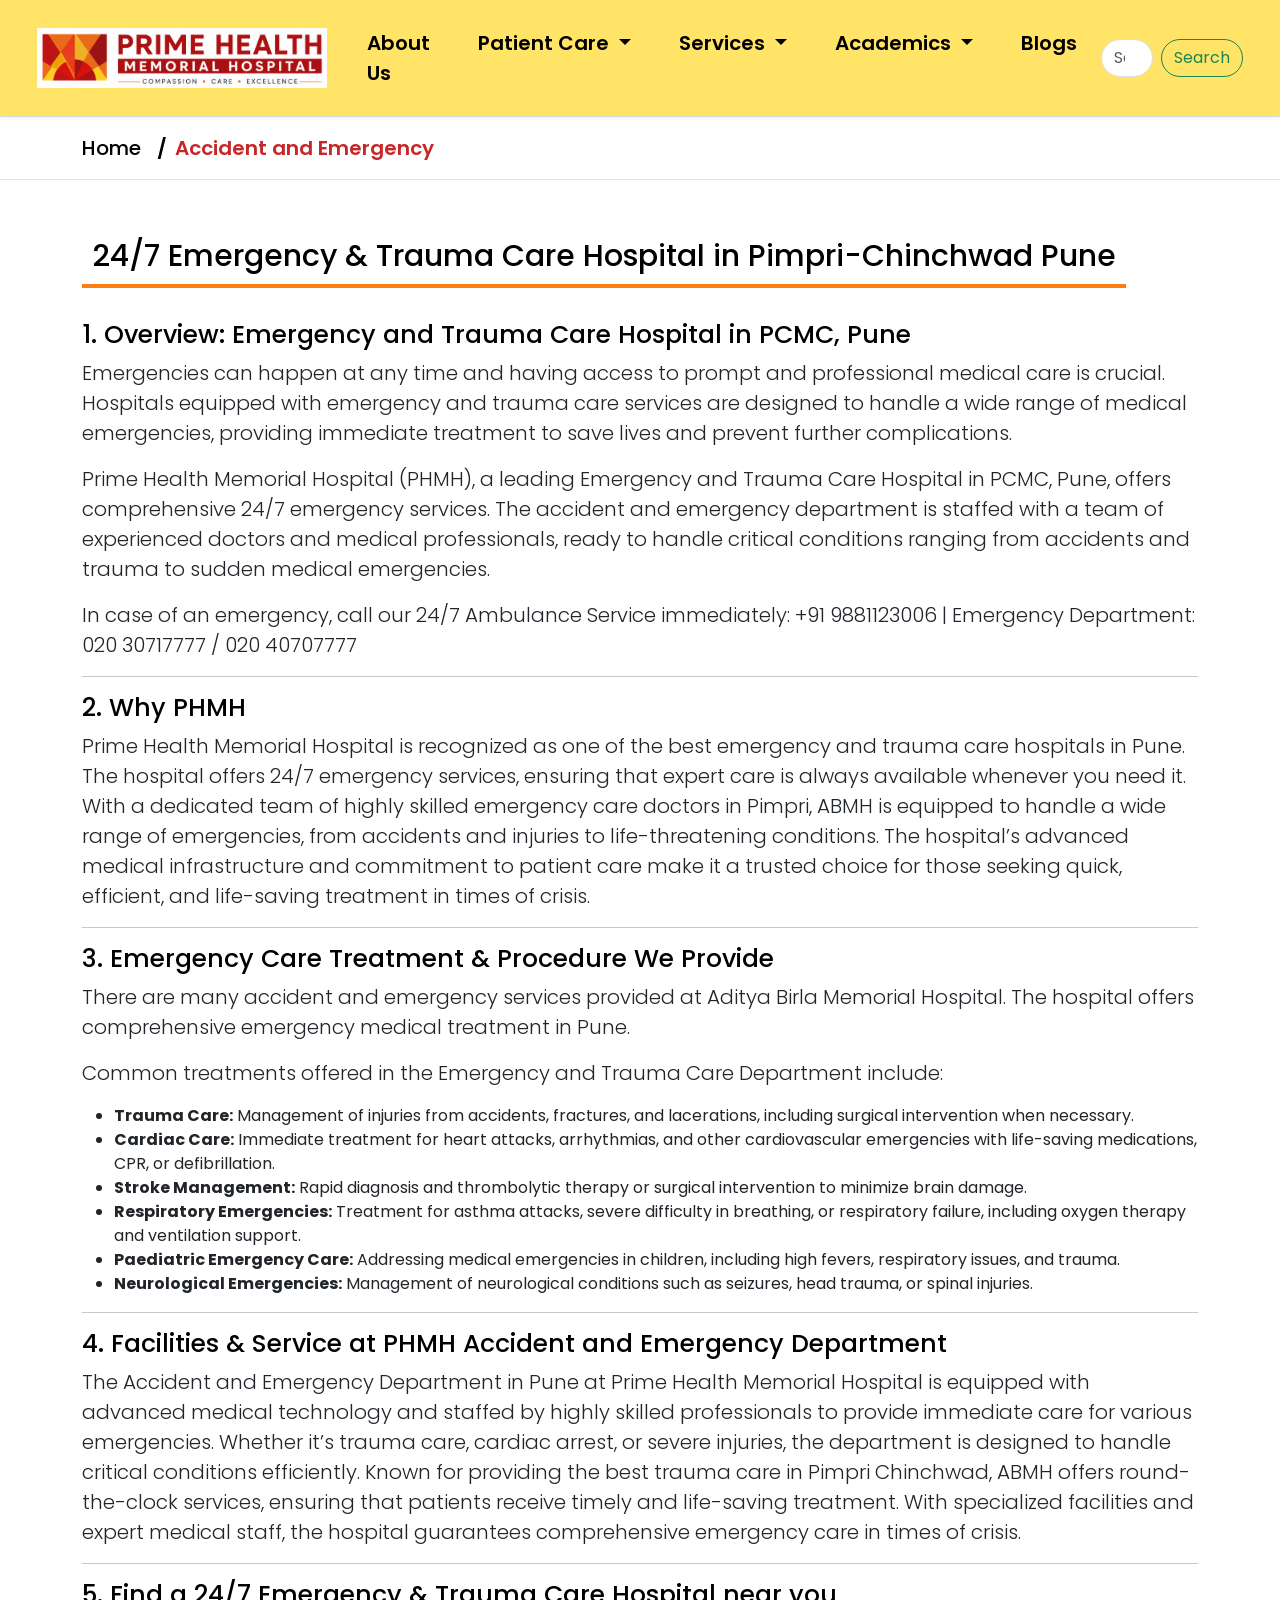
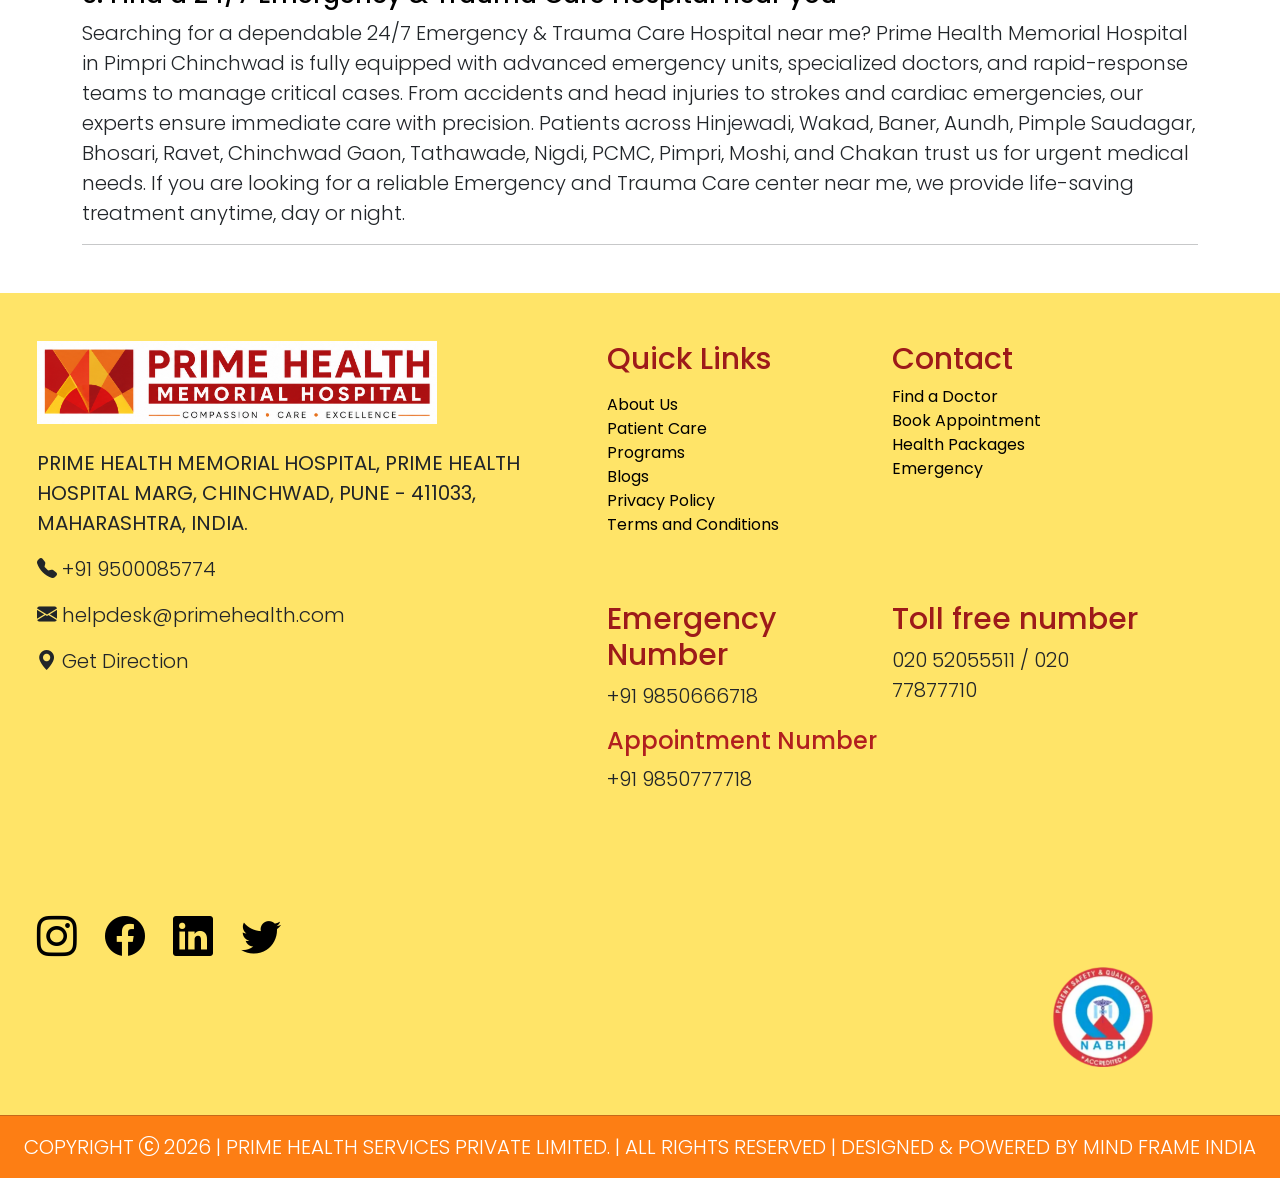
<file: emergency.html>
<!doctype html>
<html lang="en">
  <head>
    <meta charset="utf-8">
    <meta name="viewport" content="width=device-width, initial-scale=1">
    <title>Emergency</title>
    <link href="https://cdn.jsdelivr.net/npm/bootstrap@5.3.8/dist/css/bootstrap.min.css" rel="stylesheet" integrity="sha384-sRIl4kxILFvY47J16cr9ZwB07vP4J8+LH7qKQnuqkuIAvNWLzeN8tE5YBujZqJLB" crossorigin="anonymous">
    <link href="https://fonts.googleapis.com/css2?family=Poppins:wght@400;500;600;700&display=swap" rel="stylesheet">
    <link rel="stylesheet" href="https://cdn.jsdelivr.net/npm/bootstrap-icons@1.13.1/font/bootstrap-icons.min.css">
    <link href="css/style.css" rel="stylesheet"/>
</head>


  <body>
    <!-- Header Start -->
     <header>
          <nav class="navbar navbar-expand-lg shadow-sm sticky-top">
            <div class="container-fluid">
              <a class="navbar-brand" href="index.html">
                <img src="images/logo.png" alt="Logo" width="340" height="60" class="img-fluid">
              </a>
              <button class="navbar-toggler" type="button"
                data-bs-toggle="collapse"
                data-bs-target="#navbarNav">
                <span class="navbar-toggler-icon"></span>
              </button>
              <div class="collapse navbar-collapse justify-content-bottom " id="navbarNav">

                <ul class="navbar-nav">
                  <li class="nav-item mx-3">
                    <a class="nav-link fw-semibold" href="about.html">About Us</a>
                  </li>

                  <li class="nav-item dropdown mx-3">
                    <a class="nav-link dropdown-toggle fw-semibold" href="patient_care.html" data-bs-toggle="dropdown">
                      Patient Care
                    </a>
                    <ul class="dropdown-menu">
                      <li><a class="dropdown-item" href="find_doctor.html">Find Doctor</a></li>
                      <li><a class="dropdown-item" href="appointments.html">Book Appointment</a></li>
                    </ul>
                  </li>

                  <li class="nav-item dropdown mx-3">
                    <a class="nav-link dropdown-toggle fw-semibold" href="service.html" data-bs-toggle="dropdown">
                      Services
                    </a>
                    <ul class="dropdown-menu">
                      <li><a class="dropdown-item" href="dianostic_services.html">Our Specialities</a></li>
                      <li><a class="dropdown-item" href="homeservices.html">Home Care Services</a></li>
                    </ul>
                  </li>

                  <li class="nav-item dropdown mx-3">
                    <a class="nav-link dropdown-toggle fw-semibold" href="academics.html" data-bs-toggle="dropdown">
                      Academics
                    </a>
                    <ul class="dropdown-menu">
                      <li><a class="dropdown-item" href="programs.html">Programs</a></li>
                      <li><a class="dropdown-item" href="internship.html">Internship & Observership</a></li>
                      <li><a class="dropdown-item" href="studentgallery.html">Students Gallery</a></li>
                    </ul>
                  </li>

                  <li class="nav-item mx-3">
                    <a class="nav-link fw-semibold" href="blogs.html">Blogs</a>
                  </li>
                </ul>
              
                
                  <form class="d-flex" role="search">
                    <input class="form-control me-2" type="search" placeholder="Search" aria-label="Search"/>
                    <button class="btn btn-outline-success" type="submit">Search</button>
                  </form>
              </div>
            </div>
          </nav>
     </header>
    <!-- Header End -->
     
    <!-- Breadcrumb Start -->
      <section class="breadcrumb-section py-3">
          <div class="container">
              <nav aria-label="breadcrumb">
                  <ol class="breadcrumb mb-0">
                      <li class="breadcrumb-item">
                          <a href="index.html">Home</a>
                      </li>
                      <li class="breadcrumb-item active" aria-current="page">
                          Accident and Emergency
                      </li>
                  </ol>
              </nav>
          </div>
      </section>
    <!-- Breadcrumb End -->

    <!-- Main Start Here -->

    <!-- Section Start Here -->
      <section class="mb-5 mt-5">
        <div class="container">
            <h1>24/7 Emergency & Trauma Care Hospital in Pimpri-Chinchwad Pune</h1>
            <div class="mt-4">
              <h2>1. Overview: Emergency and Trauma Care Hospital in PCMC, Pune</h2>
                <p>Emergencies can happen at any time and having access to prompt and professional medical care is crucial. Hospitals equipped with emergency and trauma care services are designed to handle a wide range of medical emergencies, providing immediate treatment to save lives and prevent further complications.</p>

                <p>Prime Health Memorial Hospital (PHMH), a leading Emergency and Trauma Care Hospital in PCMC, Pune, offers comprehensive 24/7 emergency services. The accident and emergency department is staffed with a team of experienced doctors and medical professionals, ready to handle critical conditions ranging from accidents and trauma to sudden medical emergencies.</p>

                <p>In case of an emergency, call our 24/7 Ambulance Service immediately: +91 9881123006 | Emergency Department: 020 30717777 / 020 40707777</p><hr>
              
              <h2>2. Why PHMH</h2>
                <p>Prime Health Memorial Hospital is recognized as one of the best emergency and trauma care hospitals in Pune. The hospital offers 24/7 emergency services, ensuring that expert care is always available whenever you need it. With a dedicated team of highly skilled emergency care doctors in Pimpri, ABMH is equipped to handle a wide range of emergencies, from accidents and injuries to life-threatening conditions. The hospital’s advanced medical infrastructure and commitment to patient care make it a trusted choice for those seeking quick, efficient, and life-saving treatment in times of crisis.</p><hr>
            
              <h2>3. Emergency Care Treatment & Procedure We Provide</h2>
                <p>There are many accident and emergency services provided at Aditya Birla Memorial Hospital. The hospital offers comprehensive emergency medical treatment in Pune.</p>
                <p>Common treatments offered in the Emergency and Trauma Care Department include:</p>

                <ul>
                    <li><strong>Trauma Care:</strong> Management of injuries from accidents, fractures, and lacerations, including surgical intervention when necessary.</li>
                    <li><strong>Cardiac Care:</strong> Immediate treatment for heart attacks, arrhythmias, and other cardiovascular emergencies with life-saving medications, CPR, or defibrillation.</li>
                    <li><strong>Stroke Management:</strong> Rapid diagnosis and thrombolytic therapy or surgical intervention to minimize brain damage.</li>
                    <li><strong>Respiratory Emergencies:</strong> Treatment for asthma attacks, severe difficulty in breathing, or respiratory failure, including oxygen therapy and ventilation support.</li>
                    <li><strong>Paediatric Emergency Care:</strong> Addressing medical emergencies in children, including high fevers, respiratory issues, and trauma.</li>
                    <li><strong>Neurological Emergencies:</strong> Management of neurological conditions such as seizures, head trauma, or spinal injuries.</li>
                </ul>
            </div><hr>

            <div>
               <h2>4. Facilities & Service at PHMH Accident and Emergency Department</h2>
                <p>The Accident and Emergency Department in Pune at Prime Health Memorial Hospital is equipped with advanced medical technology and staffed by highly skilled professionals to provide immediate care for various emergencies. Whether it’s trauma care, cardiac arrest, or severe injuries, the department is designed to handle critical conditions efficiently. Known for providing the best trauma care in Pimpri Chinchwad, ABMH offers round-the-clock services, ensuring that patients receive timely and life-saving treatment. With specialized facilities and expert medical staff, the hospital guarantees comprehensive emergency care in times of crisis.</p><hr>

               <h2>5. Find a 24/7 Emergency & Trauma Care Hospital near you</h2>
                <p>Searching for a dependable 24/7 Emergency & Trauma Care Hospital near me? Prime Health Memorial Hospital in Pimpri Chinchwad is fully equipped with advanced emergency units, specialized doctors, and rapid-response teams to manage critical cases. From accidents and head injuries to strokes and cardiac emergencies, our experts ensure immediate care with precision. Patients across Hinjewadi, Wakad, Baner, Aundh, Pimple Saudagar, Bhosari, Ravet, Chinchwad Gaon, Tathawade, Nigdi, PCMC, Pimpri, Moshi, and Chakan trust us for urgent medical needs. If you are looking for a reliable Emergency and Trauma Care center near me, we provide life-saving treatment anytime, day or night.</p><hr>

            </div>
        </div>
      </section>

    <!-- section End Here -->


    <!-- Main Start Ends -->


    <!-- Footer Start -->
    <footer class="bg-light py-5 navbar">
      <section class="footer-bg">
        <div class="container">
            <div class="row">
                <div class="col-md-6">
                    <img src="images/logo.png" width="400" class="img-fluid mb-4">
                    <p>
                        <strong>
                            PRIME HEALTH MEMORIAL HOSPITAL,
                            PRIME HEALTH HOSPITAL MARG,
                            CHINCHWAD, PUNE - 411033,
                            MAHARASHTRA, INDIA.
                        </strong>
                    </p>
                    <p><i class="bi bi-telephone-fill"></i> +91 9500085774</p>
                    <p><i class="bi bi-envelope-fill"></i> helpdesk@primehealth.com</p>
                    <p><i class="bi bi-geo-alt-fill"></i> Get Direction</p>

                    <iframe
                        src="https://www.google.com/maps/embed?pb=!1m18!1m12!1m3!1d23327.209777906286!2d73.8093775729573!3d18.679055528541372!2m3!1f0!2f0!3f0!3m2!1i1024!2i768!4f13.1!3m3!1m2!1s0x3bc2b7caabf16d05%3A0x9a4a412040909d0f!2sPrime%20Speciality%20Hospital!5e0!3m2!1sen!2sin!4v1784356197284!5m2!1sen!2sin"  allowfullscreen="" loading="lazy" referrerpolicy="strict-origin-when-cross-origin"
                        width="100%"
                        height="200"
                        style="border:0;"
                        loading="lazy">
                    </iframe>

                    <div class="mt-2">
                        <a href="#"><i class="bi bi-instagram fs-1 me-4 symbol"></i></a>
                        <a href="#"><i class="bi bi-facebook fs-1 me-4 symbol"></i></a>
                        <a href="#"><i class="bi bi-linkedin fs-1 me-4 symbol"></i></a>
                        <a href="#"><i class="bi bi-twitter fs-1 symbol"></i></a>
                    </div>
                </div>

                <div class="col-md-6">
                    <div class="row">
                        <div class="col-md-6">
                            <h4 class="hcolor">Quick Links</h4>
                            <ul class="list-unstyled"><p>
                                <li><a href="about.html">About Us</a></li>
                                <li><a href="homeservices.html">Patient Care</a></li>
                                <li><a href="programs.html">Programs</a></li>
                                <li><a href="blogs.html">Blogs</a></li>
                                <li><a href="privacy_policy.html">Privacy Policy</a></li>
                                <li><a href="terms&conditions.html">Terms and Conditions</a></li></p>

                            </ul>
                        </div>
                        <div class="col-md-6">
                            <h4 class="hcolor">Contact</h4>
                            <ul class="list-unstyled">
                                <li><a href="find_doctor.html">Find a Doctor</a></li>
                                <li><a href="book_appointment.html">Book Appointment</a></li>
                                <li><a href="homeservices.html">Health Packages</a></li>
                                <li><a href="emergency.html">Emergency</a></li>
                            </ul>
                        </div>
                    </div>
                    
                    <div class="row mt-5 ">
                      <div class="col-md-6">
                      <h4 class="hcolor">Emergency Number</h4>
                      <p>+91 9850666718</p>
                      </div>
                      <div class="col-md-6">
                        <h4 class="hcolor">Toll free number</h4>
                        <p>020 52055511 / 020 77877710</p>
                    </div>
                </div>

                <div class="row">
                  <div class="col-md-12">
                  <h4>Appointment Number</h4>
                  <p>+91 9850777718</p>
                  </div>
                </div>
           </div>
            <picture class="d-flex justify-content-end">
              <img src="images/btlogo.webp" width="100" height="100" class="img-fluid" alt="logo "/>
            </picture>
        </div>
        </div>
      </section>
    </footer>

    <section class="ft-color">
        <div class="contianer-fluid">
          <div class="row">
            <hr class="border-dark">
              <div class="text-center text-dark ">
                <p>COPYRIGHT <i class="bi bi-c-circle"></i> 2026 | PRIME HEALTH SERVICES PRIVATE LIMITED. | ALL RIGHTS RESERVED | DESIGNED & POWERED BY MIND FRAME INDIA</p>
               </div>
          </div>
        </div>
      </section>
    <!-- Footer End -->
    
    <script src="https://cdn.jsdelivr.net/npm/bootstrap@5.3.8/dist/js/bootstrap.bundle.min.js" integrity="sha384-FKyoEForCGlyvwx9Hj09JcYn3nv7wiPVlz7YYwJrWVcXK/BmnVDxM+D2scQbITxI" crossorigin="anonymous"></script>
  </body>
</html>
</file>
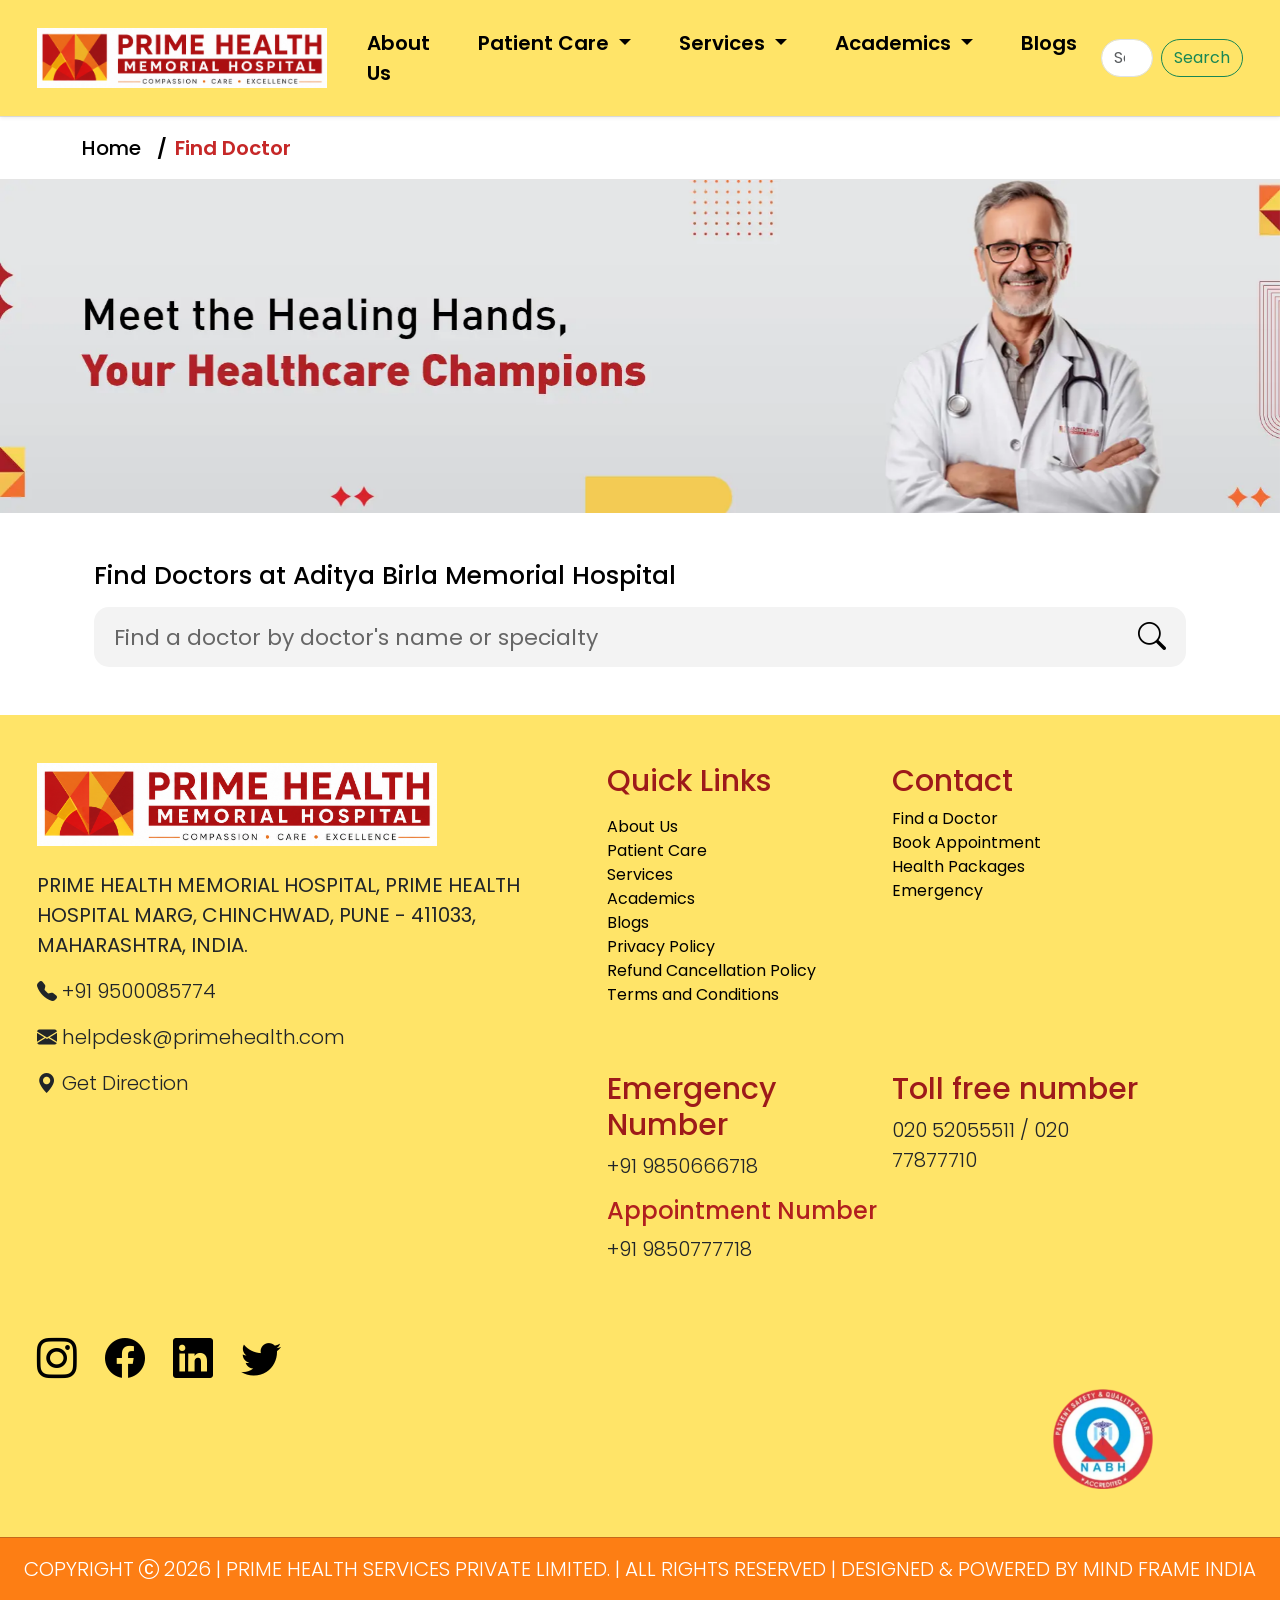
<file: find_doctor.html>
<!doctype html>
<html lang="en">
  <head>
    <meta charset="utf-8">
    <meta name="viewport" content="width=device-width, initial-scale=1">
    <title>Find a Doctor</title>
    <link href="https://cdn.jsdelivr.net/npm/bootstrap@5.3.8/dist/css/bootstrap.min.css" rel="stylesheet" integrity="sha384-sRIl4kxILFvY47J16cr9ZwB07vP4J8+LH7qKQnuqkuIAvNWLzeN8tE5YBujZqJLB" crossorigin="anonymous">
    <link href="https://fonts.googleapis.com/css2?family=Poppins:wght@400;500;600;700&display=swap" rel="stylesheet">
    <link rel="stylesheet" href="https://cdn.jsdelivr.net/npm/bootstrap-icons@1.13.1/font/bootstrap-icons.min.css">
    <link href="css/style.css" rel="stylesheet"/>
</head>

  <body>
    <!-- Header Start -->
     <header>
          <nav class="navbar navbar-expand-lg shadow-sm sticky-top">
            <div class="container-fluid">
              <a class="navbar-brand" href="index.html">
                <img src="images/logo.png" alt="Logo" width="340" height="60" class="img-fluid">
              </a>
              <button class="navbar-toggler" type="button"
                data-bs-toggle="collapse"
                data-bs-target="#navbarNav">
                <span class="navbar-toggler-icon"></span>
              </button>
              <div class="collapse navbar-collapse justify-content-bottom " id="navbarNav">

                <ul class="navbar-nav">
                  <li class="nav-item mx-3">
                    <a class="nav-link fw-semibold" href="about.html">About Us</a>
                  </li>

                  <li class="nav-item dropdown mx-3">
                    <a class="nav-link dropdown-toggle fw-semibold" href="patient_care.html" data-bs-toggle="dropdown">
                      Patient Care
                    </a>
                    <ul class="dropdown-menu">
                      <li><a class="dropdown-item" href="find_doctor.html">Find Doctor</a></li>
                      <li><a class="dropdown-item" href="appointments.html">Book Appointment</a></li>
                      <li><a class="dropdown-item" href="patient_testimonial.html">Patient testimonial</a></li>
                    </ul>
                  </li>

                  <li class="nav-item dropdown mx-3">
                    <a class="nav-link dropdown-toggle fw-semibold" href="service.html" data-bs-toggle="dropdown">
                      Services
                    </a>
                    <ul class="dropdown-menu">
                      <li><a class="dropdown-item" href="dianostic_services.html">Our Specialities</a></li>
                      <li><a class="dropdown-item" href="homeservices.html">Home Care Services</a></li>
                    </ul>
                  </li>

                  <li class="nav-item dropdown mx-3">
                    <a class="nav-link dropdown-toggle fw-semibold" href="academics.html" data-bs-toggle="dropdown">
                      Academics
                    </a>
                    <ul class="dropdown-menu">
                      <li><a class="dropdown-item" href="programs.html">Programs</a></li>
                      <li><a class="dropdown-item" href="internship.html">Internship & Observership</a></li>
                      <li><a class="dropdown-item" href="studentgallery.html">Students Gallery</a></li>
                    </ul>
                  </li>

                  <li class="nav-item mx-3">
                    <a class="nav-link fw-semibold" href="blogs.html">Blogs</a>
                  </li>
                </ul>
              
                
                  <form class="d-flex" role="search">
                    <input class="form-control me-2" type="search" placeholder="Search" aria-label="Search"/>
                    <button class="btn btn-outline-success" type="submit">Search</button>
                  </form>
              </div>
            </div>
          </nav>
     </header>
    <!-- Header End -->

    <!-- Breadcrumb Start -->
      <section class="breadcrumb-section py-3">
          <div class="container">
              <nav aria-label="breadcrumb">
                  <ol class="breadcrumb mb-0">
                      <li class="breadcrumb-item">
                          <a href="index.html">Home</a>
                      </li>
                      <li class="breadcrumb-item active" aria-current="page">
                          Find Doctor
                      </li>
                  </ol>
              </nav>
          </div>
      </section>
    <!-- Breadcrumb End -->
      

    <!-- Main Start -->

    <!-- Slider Start -->
    <div id="carouselExample" class="carousel slide">
      <div class="carousel-inner">
        <div class="carousel-item active">
          <img src="images/doctorslider.webp" class="d-block w-100" alt="doctor">
        </div>
      </div>
      <button class="carousel-control-prev" type="button" data-bs-target="#carouselExample" data-bs-slide="prev">
        <span class="carousel-control-prev-icon" aria-hidden="true"></span>
        <span class="visually-hidden">Previous</span>
      </button>
      <button class="carousel-control-next" type="button" data-bs-target="#carouselExample" data-bs-slide="next">
        <span class="carousel-control-next-icon" aria-hidden="true"></span>
        <span class="visually-hidden">Next</span>
      </button>
    </div>
    <!-- Slider Ends -->

    <!-- Find a Doctor Start -->

    <section class="container">

      <div class="container my-5">
          <h2 class="mb-3">Find Doctors at Aditya Birla Memorial Hospital</h2>

          <div class="search-box">
          <input type="text" placeholder="Find a doctor by doctor's name or specialty" class="search-input">

          <button class="search-btn">
              <i class="bi bi-search"></i>
          </button>
          </div>

      </div>

    </section>

    <!-- Find a Doctor Ends -->
    
    <!-- Main End -->


    <!-- Footer Start -->
    <footer class="bg-light py-5 navbar">
      <section class="footer-bg">
        <div class="container">
            <div class="row">
                <div class="col-md-6">
                    <img src="images/logo.png" width="400" class="img-fluid mb-4">
                    <p>
                        <strong>
                            PRIME HEALTH MEMORIAL HOSPITAL,
                            PRIME HEALTH HOSPITAL MARG,
                            CHINCHWAD, PUNE - 411033,
                            MAHARASHTRA, INDIA.
                        </strong>
                    </p>
                    <p><i class="bi bi-telephone-fill"></i> +91 9500085774</p>
                    <p><i class="bi bi-envelope-fill"></i> helpdesk@primehealth.com</p>
                    <p><i class="bi bi-geo-alt-fill"></i> Get Direction</p>

                    <iframe
                        src="https://www.google.com/maps/embed?pb=!1m18!1m12!1m3!1d23327.209777906286!2d73.8093775729573!3d18.679055528541372!2m3!1f0!2f0!3f0!3m2!1i1024!2i768!4f13.1!3m3!1m2!1s0x3bc2b7caabf16d05%3A0x9a4a412040909d0f!2sPrime%20Speciality%20Hospital!5e0!3m2!1sen!2sin!4v1784356197284!5m2!1sen!2sin"  allowfullscreen="" loading="lazy" referrerpolicy="strict-origin-when-cross-origin"
                        width="100%"
                        height="200"
                        style="border:0;"
                        loading="lazy">
                    </iframe>

                    <div class="mt-2">
                        <a href="#"><i class="bi bi-instagram fs-1 me-4 symbol"></i></a>
                        <a href="#"><i class="bi bi-facebook fs-1 me-4 symbol"></i></a>
                        <a href="#"><i class="bi bi-linkedin fs-1 me-4 symbol"></i></a>
                        <a href="#"><i class="bi bi-twitter fs-1 symbol"></i></a>
                    </div>
                </div>

                <div class="col-md-6">
                    <div class="row">
                        <div class="col-md-6">
                            <h4 class="hcolor">Quick Links</h4>
                            <ul class="list-unstyled"><p>
                                <li><a href="about.html">About Us</a></li>
                                <li><a href="patient_care.html">Patient Care</a></li>
                                <li><a href="service.html">Services</a></li>
                                <li><a href="academics.html">Academics</a></li>
                                <li><a href="blogs.html">Blogs</a></li>
                                <li><a href="privacy_policy.html">Privacy Policy</a></li>
                                <li><a href="refund.html">Refund Cancellation Policy</a></li>
                                <li><a href="terms&conditions.html">Terms and Conditions</a></li></p>

                            </ul>
                        </div>
                        <div class="col-md-6">
                            <h4 class="hcolor">Contact</h4>
                            <ul class="list-unstyled">
                                <li><a href="find_a_doctor.html">Find a Doctor</a></li>
                                <li><a href="book_appointment.html">Book Appointment</a></li>
                                <li><a href="health_packages.html">Health Packages</a></li>
                                <li><a href="emergency.html">Emergency</a></li>
                            </ul>
                        </div>
                    </div>
                    
                    <div class="row mt-5 ">
                      <div class="col-md-6">
                      <h4 class="hcolor">Emergency Number</h4>
                      <p>+91 9850666718</p>
                      </div>
                      <div class="col-md-6">
                        <h4 class="hcolor">Toll free number</h4>
                        <p>020 52055511 / 020 77877710</p>
                    </div>
                </div>

                <div class="row">
                  <div class="col-md-12">
                  <h4>Appointment Number</h4>
                  <p>+91 9850777718</p>
                  </div>
                </div>
           </div>
            <picture class="d-flex justify-content-end">
              <img src="images/btlogo.webp" width="100" height="100" class="img-fluid" alt="logo "/>
            </picture>
        </div>
        </div>
      </section>
    </footer>

    <section class="ft-color">
        <div class="contianer-fluid">
          <div class="row">
            <hr class="border-dark">
              <div class="text-center text-dark ">
                <p>COPYRIGHT <i class="bi bi-c-circle"></i> 2026 | PRIME HEALTH SERVICES PRIVATE LIMITED. | ALL RIGHTS RESERVED | DESIGNED & POWERED BY MIND FRAME INDIA</p>
               </div>
          </div>
        </div>
      </section>
    <!-- Footer End -->

    
    <script src="https://cdn.jsdelivr.net/npm/bootstrap@5.3.8/dist/js/bootstrap.bundle.min.js" integrity="sha384-FKyoEForCGlyvwx9Hj09JcYn3nv7wiPVlz7YYwJrWVcXK/BmnVDxM+D2scQbITxI" crossorigin="anonymous"></script>
  </body>
</html>
</file>
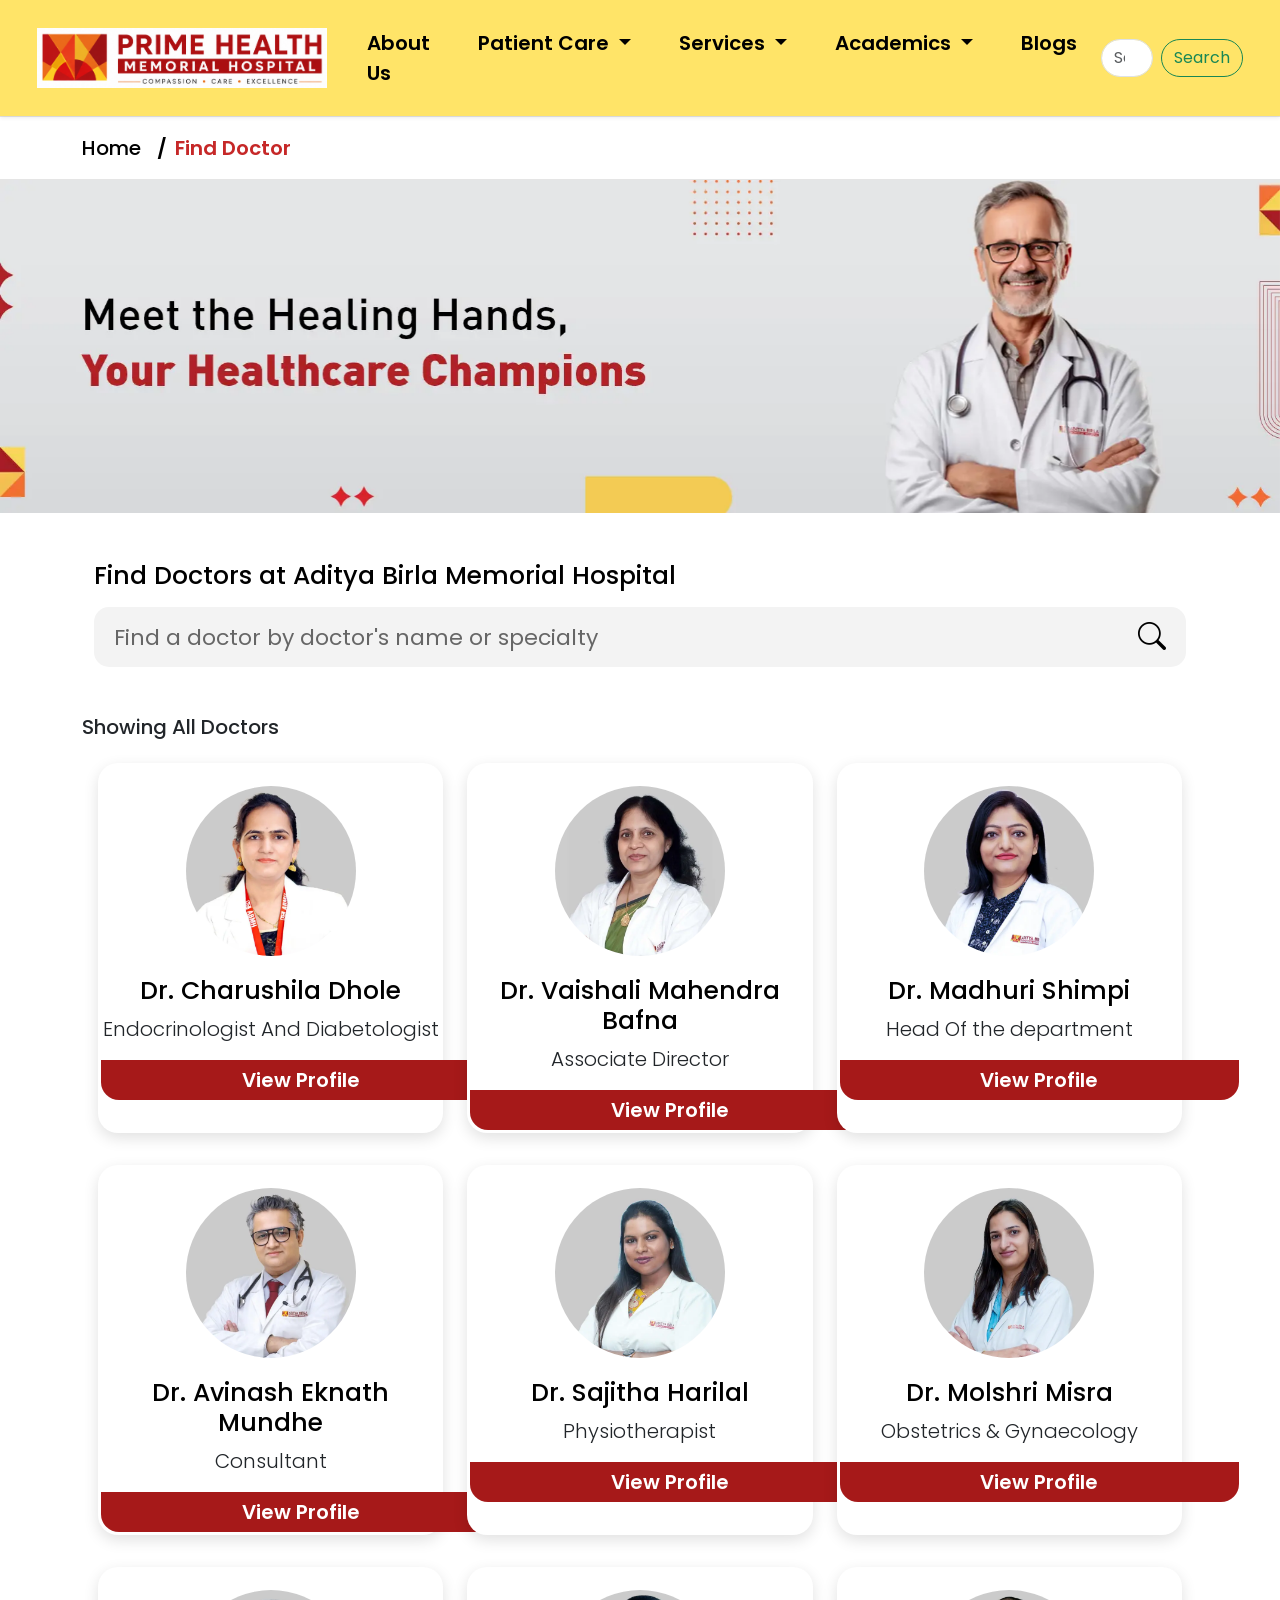
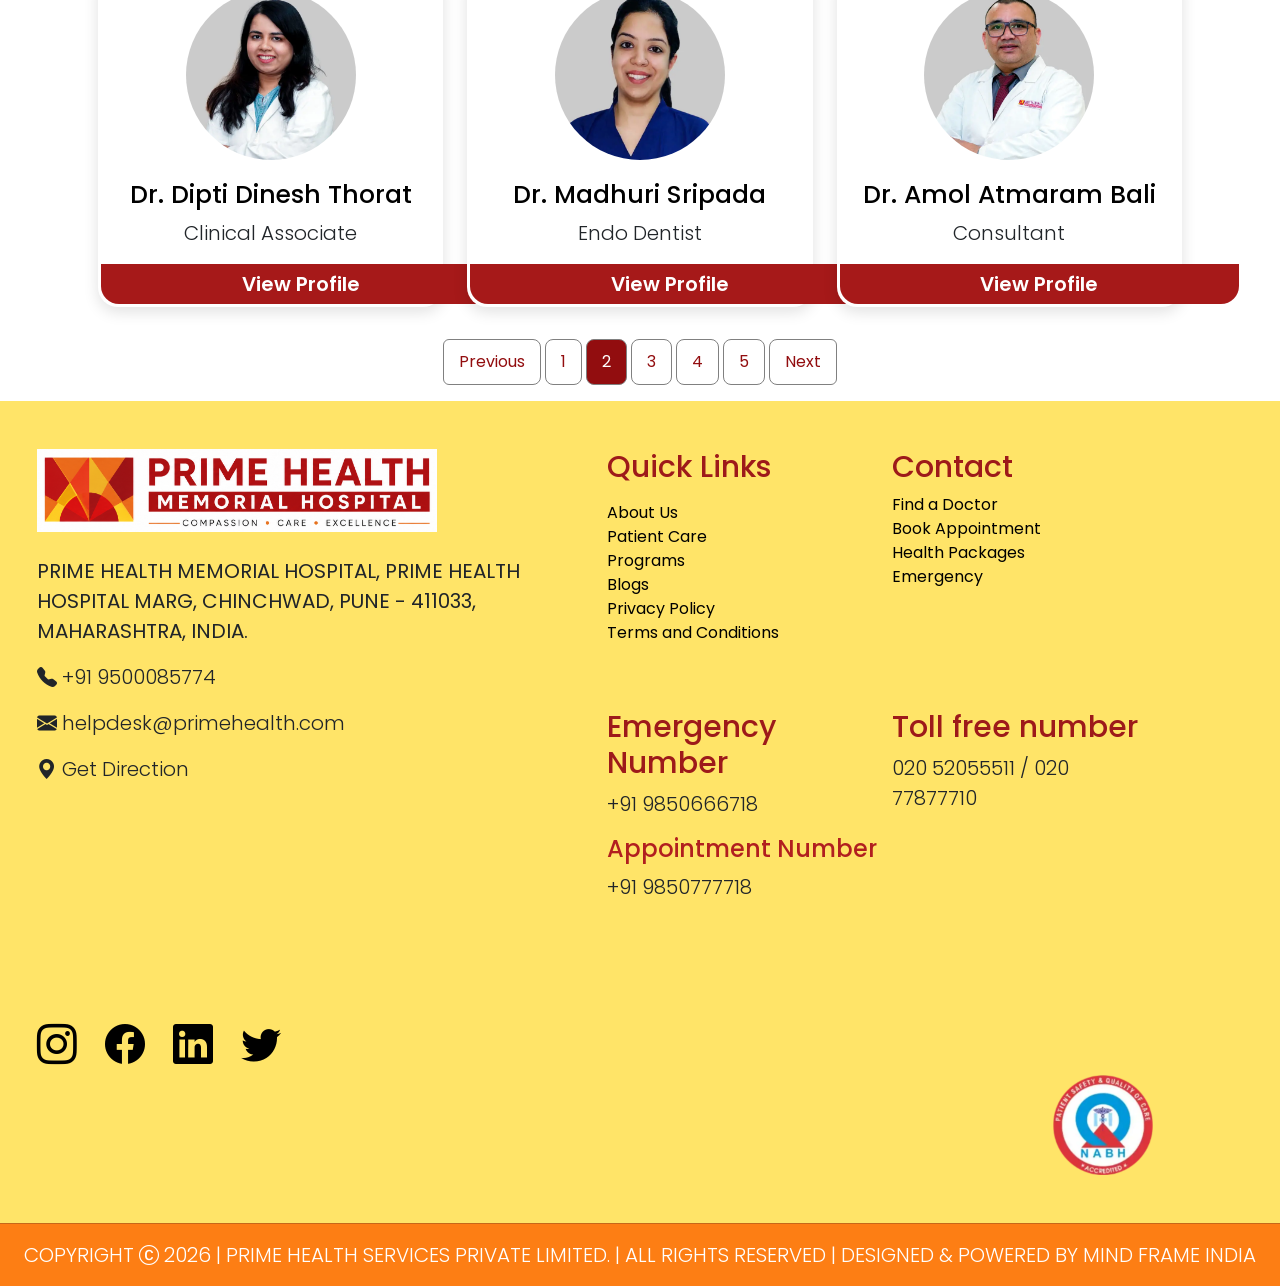
<file: find_doctor_2.html>
<!doctype html>
<html lang="en">
  <head>
    <meta charset="utf-8">
    <meta name="viewport" content="width=device-width, initial-scale=1">
    <title>Find a Doctor</title>
    <link href="https://cdn.jsdelivr.net/npm/bootstrap@5.3.8/dist/css/bootstrap.min.css" rel="stylesheet" integrity="sha384-sRIl4kxILFvY47J16cr9ZwB07vP4J8+LH7qKQnuqkuIAvNWLzeN8tE5YBujZqJLB" crossorigin="anonymous">
    <link href="https://fonts.googleapis.com/css2?family=Poppins:wght@400;500;600;700&display=swap" rel="stylesheet">
    <link rel="stylesheet" href="https://cdn.jsdelivr.net/npm/bootstrap-icons@1.13.1/font/bootstrap-icons.min.css">
    <link href="css/style.css" rel="stylesheet"/>
</head>

  <body>
    <!-- Header Start -->
     <header>
          <nav class="navbar navbar-expand-lg shadow-sm sticky-top">
            <div class="container-fluid">
              <a class="navbar-brand" href="index.html">
                <img src="images/logo.png" alt="Logo" width="340" height="60" class="img-fluid">
              </a>
              <button class="navbar-toggler" type="button"
                data-bs-toggle="collapse"
                data-bs-target="#navbarNav">
                <span class="navbar-toggler-icon"></span>
              </button>
              <div class="collapse navbar-collapse justify-content-bottom " id="navbarNav">

                <ul class="navbar-nav">
                  <li class="nav-item mx-3">
                    <a class="nav-link fw-semibold" href="about.html">About Us</a>
                  </li>

                  <li class="nav-item dropdown mx-3">
                    <a class="nav-link dropdown-toggle fw-semibold" href="patient_care.html" data-bs-toggle="dropdown">
                      Patient Care
                    </a>
                    <ul class="dropdown-menu">
                      <li><a class="dropdown-item" href="find_doctor.html">Find Doctor</a></li>
                      <li><a class="dropdown-item" href="appointments.html">Book Appointment</a></li>
                    </ul>
                  </li>

                  <li class="nav-item dropdown mx-3">
                    <a class="nav-link dropdown-toggle fw-semibold" href="service.html" data-bs-toggle="dropdown">
                      Services
                    </a>
                    <ul class="dropdown-menu">
                      <li><a class="dropdown-item" href="dianostic_services.html">Our Specialities</a></li>
                      <li><a class="dropdown-item" href="homeservices.html">Home Care Services</a></li>
                    </ul>
                  </li>

                  <li class="nav-item dropdown mx-3">
                    <a class="nav-link dropdown-toggle fw-semibold" href="academics.html" data-bs-toggle="dropdown">
                      Academics
                    </a>
                    <ul class="dropdown-menu">
                      <li><a class="dropdown-item" href="programs.html">Programs</a></li>
                      <li><a class="dropdown-item" href="internship.html">Internship & Observership</a></li>
                      <li><a class="dropdown-item" href="studentgallery.html">Students Gallery</a></li>
                    </ul>
                  </li>

                  <li class="nav-item mx-3">
                    <a class="nav-link fw-semibold" href="blogs.html">Blogs</a>
                  </li>
                </ul>
              
                
                  <form class="d-flex" role="search">
                    <input class="form-control me-2" type="search" placeholder="Search" aria-label="Search"/>
                    <button class="btn btn-outline-success" type="submit">Search</button>
                  </form>
              </div>
            </div>
          </nav>
     </header>
    <!-- Header End -->

    <!-- Breadcrumb Start -->
      <section class="breadcrumb-section py-3">
          <div class="container">
              <nav aria-label="breadcrumb">
                  <ol class="breadcrumb mb-0">
                      <li class="breadcrumb-item">
                          <a href="index.html">Home</a>
                      </li>
                      <li class="breadcrumb-item active" aria-current="page">
                          Find Doctor
                      </li>
                  </ol>
              </nav>
          </div>
      </section>
    <!-- Breadcrumb End -->
      

    <!-- Main Start -->

    <!-- Slider Start -->
    <div id="carouselExample" class="carousel slide">
      <div class="carousel-inner">
        <div class="carousel-item active">
          <img src="images/doctorslider.webp" class="d-block w-100" alt="doctor">
        </div>
      </div>
      <button class="carousel-control-prev" type="button" data-bs-target="#carouselExample" data-bs-slide="prev">
        <span class="carousel-control-prev-icon" aria-hidden="true"></span>
        <span class="visually-hidden">Previous</span>
      </button>
      <button class="carousel-control-next" type="button" data-bs-target="#carouselExample" data-bs-slide="next">
        <span class="carousel-control-next-icon" aria-hidden="true"></span>
        <span class="visually-hidden">Next</span>
      </button>
    </div>
    <!-- Slider Ends -->

    <!-- Find a Doctor Start -->

    <section class="container">

      <div class="container my-5">
          <h2 class="mb-3">Find Doctors at Aditya Birla Memorial Hospital</h2>

          <div class="search-box">
          <input type="text" placeholder="Find a doctor by doctor's name or specialty" class="search-input">

          <button class="search-btn">
              <i class="bi bi-search"></i>
          </button>
          </div>

      </div>

    </section>

    <section>
      <div class="container">
      <h5>Showing All Doctors</h5>

      <!-- Doctors 1st Row -->
      <div class="row g-4 p-3">

              <!-- Doctor 1 --> 
              <div class="col-lg-4 col-md-6">
                  <div class="doctor-card">

                      <div class="doctor-img">
                          <img src="images/dr-charusheela-dhole.webp" alt="doctor">
                      </div>

                      <h2 class="text-center">Dr. Charushila Dhole</h2>
                      <p class="text-center">Endocrinologist And Diabetologist</p>
                      <a href="#" class="profile-btn">View Profile</a>

                  </div>
              </div>

              <!-- Doctor 2 -->
              <div class="col-lg-4 col-md-6">
                  <div class="doctor-card">

                      <div class="doctor-img">
                          <img src="images/dr-vaishali-bafna.webp" alt="doctor">
                      </div>

                      <h2 class="text-center">Dr. Vaishali Mahendra Bafna</h2>
                      <p class="text-center">Associate Director</p>
                      <a href="#" class="profile-btn">View Profile</a>

                  </div>
              </div>

              <!-- Doctor 3 -->
              <div class="col-lg-4 col-md-6">
                  <div class="doctor-card">

                      <div class="doctor-img">
                          <img src="images/dr-madhuri-shimpi.webp" alt="doctor">
                      </div>

                      <h2 class="text-center">Dr. Madhuri Shimpi</h2>
                      <p class="text-center">Head Of the department</p>
                      <a href="#" class="profile-btn container-fluid">View Profile</a>

                  </div>
              </div>

          </div>

        <!-- Doctors 2nd Row -->
        <div class="row g-4 p-3">
    
              <!-- Doctor 4 --> 
              <div class="col-lg-4 col-md-6">
                  <div class="doctor-card">

                      <div class="doctor-img">
                          <img src="images/dr-avinash-munde.webp" alt="doctor">
                      </div>

                      <h2 class="text-center">Dr. Avinash Eknath Mundhe</h2>
                      <p class="text-center">Consultant</p>
                      <a href="#" class="profile-btn">View Profile</a>

                  </div>
              </div>

              <!-- Doctor 5 -->
              <div class="col-lg-4 col-md-6">
                  <div class="doctor-card">

                      <div class="doctor-img">
                          <img src="images/dr-sajitha-harilal.webp" alt="doctor">
                      </div>

                      <h2 class="text-center">Dr. Sajitha Harilal</h2>
                      <p class="text-center">Physiotherapist</p>
                      <a href="#" class="profile-btn">View Profile</a>

                  </div>
              </div>

              <!-- Doctor 6 -->
              <div class="col-lg-4 col-md-6">
                  <div class="doctor-card">

                      <div class="doctor-img">
                          <img src="images/dr-molshri-misra.webp" alt="doctor">
                      </div>

                      <h2 class="text-center">Dr. Molshri Misra</h2>
                      <p class="text-center">Obstetrics & Gynaecology</p>
                      <a href="#" class="profile-btn container-fluid">View Profile</a>

                  </div>
              </div>

          </div>

        <!-- Doctors 3rd Row -->
        <div class="row g-4 p-3">
    
              <!-- Doctor 7 --> 
              <div class="col-lg-4 col-md-6">
                  <div class="doctor-card">

                      <div class="doctor-img">
                          <img src="images/dr-dipti-dinesh-thorat.webp" alt="doctor">
                      </div>

                      <h2 class="text-center">Dr. Dipti Dinesh Thorat</h2>
                      <p class="text-center">Clinical Associate</p>
                      <a href="#" class="profile-btn">View Profile</a>

                  </div>
              </div>

              <!-- Doctor 8 -->
              <div class="col-lg-4 col-md-6">
                  <div class="doctor-card">

                      <div class="doctor-img">
                          <img src="images/dr-spandana-sripada.webp" alt="doctor">
                      </div>

                      <h2 class="text-center">Dr. Madhuri Sripada</h2>
                      <p class="text-center">Endo Dentist</p>
                      <a href="#" class="profile-btn">View Profile</a>

                  </div>
              </div>

              <!-- Doctor 9 -->
              <div class="col-lg-4 col-md-6">
                  <div class="doctor-card">

                      <div class="doctor-img">
                          <img src="images/dr-amol-atmaram-bali.webp" alt="doctor">
                      </div>

                      <h2 class="text-center">Dr. Amol Atmaram Bali</h2>
                      <p class="text-center">Consultant</p>
                      <a href="#" class="profile-btn container-fluid">View Profile</a>

                  </div>
              </div>

          </div>

          

      </div>
    </section>

    <!-- Find a Doctor Ends -->

    <!-- Doctors Page Pagination Start -->

    <section class="mt-3">
    <nav aria-label="Page navigation example">
      <ul class="pagination justify-content-center">
        <li class="page-item">
          <a class="page-link" href="find_doctor.html">Previous</a>
        </li>
        <li class="page-item "><a class="page-link" href="find_doctor.html">1</a></li>
        <li class="page-item active"><a class="page-link" href="find_doctor_2.html">2</a></li>
        <li class="page-item"><a class="page-link" href="find_doctor_3.html">3</a></li>
        <li class="page-item"><a class="page-link" href="find_doctor_4.html">4</a></li>
        <li class="page-item"><a class="page-link" href="find_doctor_5.html">5</a></li>
        <li class="page-item">
          <a class="page-link" href="find_doctor_3.html">Next</a>
        </li>
      </ul>
    </nav>
    </section>

    <!-- Doctors Page Pagination End -->
    
    <!-- Main End -->


    <!-- Footer Start -->
    <footer class="bg-light py-5 navbar">
      <section class="footer-bg">
        <div class="container">
            <div class="row">
                <div class="col-md-6">
                    <img src="images/logo.png" width="400" class="img-fluid mb-4">
                    <p>
                        <strong>
                            PRIME HEALTH MEMORIAL HOSPITAL,
                            PRIME HEALTH HOSPITAL MARG,
                            CHINCHWAD, PUNE - 411033,
                            MAHARASHTRA, INDIA.
                        </strong>
                    </p>
                    <p><i class="bi bi-telephone-fill"></i> +91 9500085774</p>
                    <p><i class="bi bi-envelope-fill"></i> helpdesk@primehealth.com</p>
                    <p><i class="bi bi-geo-alt-fill"></i> Get Direction</p>

                    <iframe
                        src="https://www.google.com/maps/embed?pb=!1m18!1m12!1m3!1d23327.209777906286!2d73.8093775729573!3d18.679055528541372!2m3!1f0!2f0!3f0!3m2!1i1024!2i768!4f13.1!3m3!1m2!1s0x3bc2b7caabf16d05%3A0x9a4a412040909d0f!2sPrime%20Speciality%20Hospital!5e0!3m2!1sen!2sin!4v1784356197284!5m2!1sen!2sin"  allowfullscreen="" loading="lazy" referrerpolicy="strict-origin-when-cross-origin"
                        width="100%"
                        height="200"
                        style="border:0;"
                        loading="lazy">
                    </iframe>

                    <div class="mt-2">
                        <a href="#"><i class="bi bi-instagram fs-1 me-4 symbol"></i></a>
                        <a href="#"><i class="bi bi-facebook fs-1 me-4 symbol"></i></a>
                        <a href="#"><i class="bi bi-linkedin fs-1 me-4 symbol"></i></a>
                        <a href="#"><i class="bi bi-twitter fs-1 symbol"></i></a>
                    </div>
                </div>

                <div class="col-md-6">
                    <div class="row">
                        <div class="col-md-6">
                            <h4 class="hcolor">Quick Links</h4>
                            <ul class="list-unstyled"><p>
                                <li><a href="about.html">About Us</a></li>
                                <li><a href="homeservices.html">Patient Care</a></li>
                                <li><a href="programs.html">Programs</a></li>
                                <li><a href="blogs.html">Blogs</a></li>
                                <li><a href="privacy_policy.html">Privacy Policy</a></li>
                                <li><a href="terms&conditions.html">Terms and Conditions</a></li></p>

                            </ul>
                        </div>
                        <div class="col-md-6">
                            <h4 class="hcolor">Contact</h4>
                            <ul class="list-unstyled">
                                <li><a href="find_doctor.html">Find a Doctor</a></li>
                                <li><a href="book_appointment.html">Book Appointment</a></li>
                                <li><a href="homeservices.html">Health Packages</a></li>
                                <li><a href="emergency.html">Emergency</a></li>
                            </ul>
                        </div>
                    </div>
                    
                    <div class="row mt-5 ">
                      <div class="col-md-6">
                      <h4 class="hcolor">Emergency Number</h4>
                      <p>+91 9850666718</p>
                      </div>
                      <div class="col-md-6">
                        <h4 class="hcolor">Toll free number</h4>
                        <p>020 52055511 / 020 77877710</p>
                    </div>
                </div>

                <div class="row">
                  <div class="col-md-12">
                  <h4>Appointment Number</h4>
                  <p>+91 9850777718</p>
                  </div>
                </div>
           </div>
            <picture class="d-flex justify-content-end">
              <img src="images/btlogo.webp" width="100" height="100" class="img-fluid" alt="logo "/>
            </picture>
        </div>
        </div>
      </section>
    </footer>

    <section class="ft-color">
        <div class="contianer-fluid">
          <div class="row">
            <hr class="border-dark">
              <div class="text-center text-dark ">
                <p>COPYRIGHT <i class="bi bi-c-circle"></i> 2026 | PRIME HEALTH SERVICES PRIVATE LIMITED. | ALL RIGHTS RESERVED | DESIGNED & POWERED BY MIND FRAME INDIA</p>
               </div>
          </div>
        </div>
      </section>
    <!-- Footer End -->

    
    <script src="https://cdn.jsdelivr.net/npm/bootstrap@5.3.8/dist/js/bootstrap.bundle.min.js" integrity="sha384-FKyoEForCGlyvwx9Hj09JcYn3nv7wiPVlz7YYwJrWVcXK/BmnVDxM+D2scQbITxI" crossorigin="anonymous"></script>
  </body>
</html>
</file>
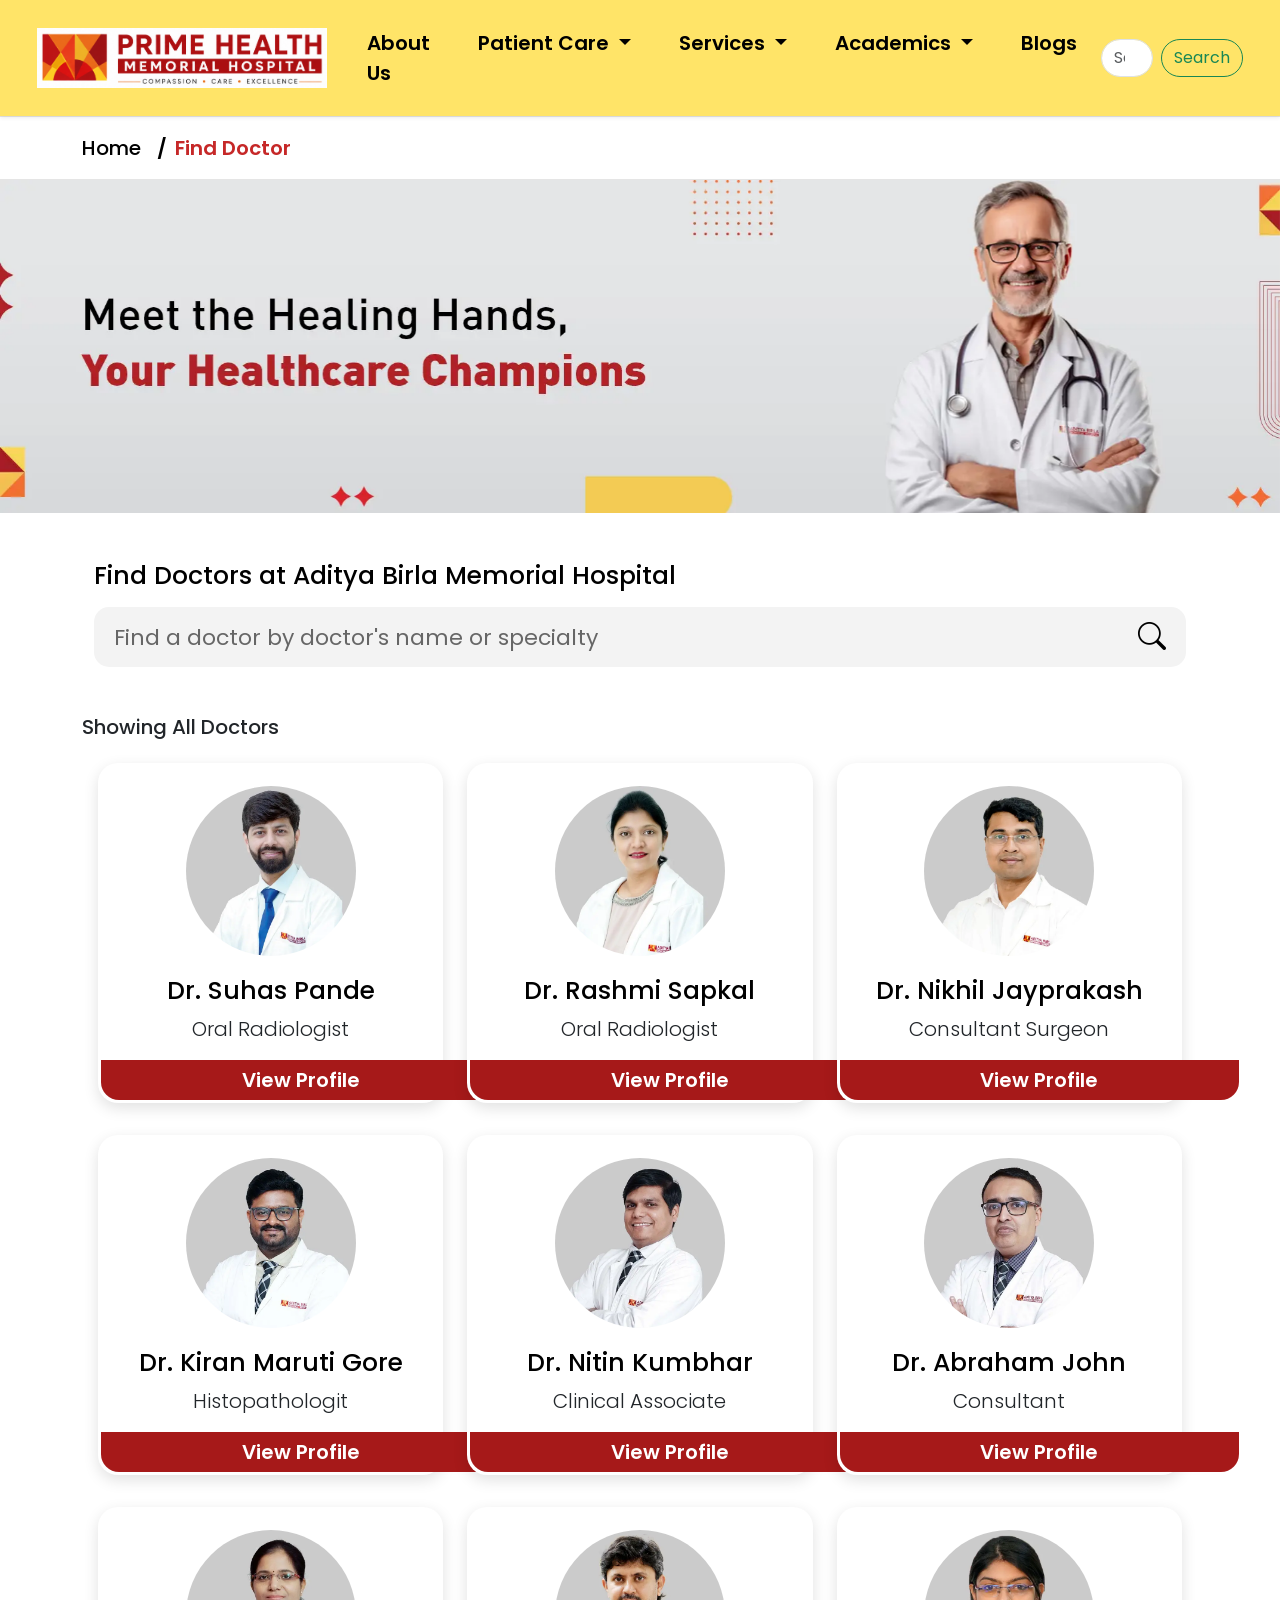
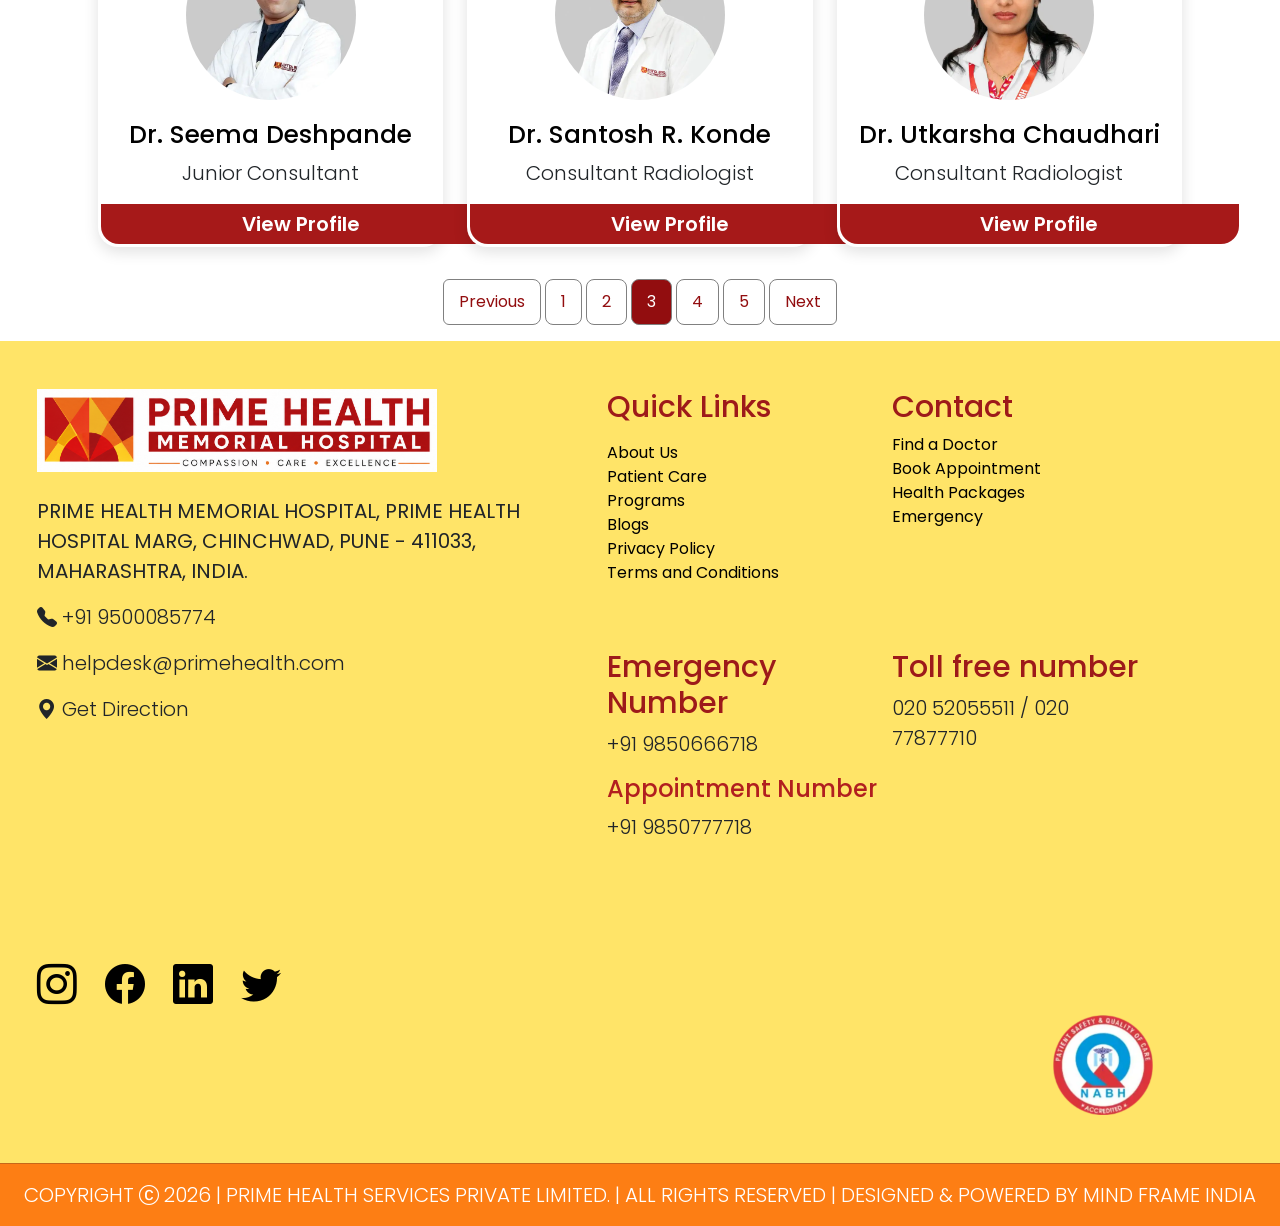
<file: find_doctor_3.html>
<!doctype html>
<html lang="en">
  <head>
    <meta charset="utf-8">
    <meta name="viewport" content="width=device-width, initial-scale=1">
    <title>Find a Doctor</title>
    <link href="https://cdn.jsdelivr.net/npm/bootstrap@5.3.8/dist/css/bootstrap.min.css" rel="stylesheet" integrity="sha384-sRIl4kxILFvY47J16cr9ZwB07vP4J8+LH7qKQnuqkuIAvNWLzeN8tE5YBujZqJLB" crossorigin="anonymous">
    <link href="https://fonts.googleapis.com/css2?family=Poppins:wght@400;500;600;700&display=swap" rel="stylesheet">
    <link rel="stylesheet" href="https://cdn.jsdelivr.net/npm/bootstrap-icons@1.13.1/font/bootstrap-icons.min.css">
    <link href="css/style.css" rel="stylesheet"/>
</head>

  <body>
    <!-- Header Start -->
     <header>
          <nav class="navbar navbar-expand-lg shadow-sm sticky-top">
            <div class="container-fluid">
              <a class="navbar-brand" href="index.html">
                <img src="images/logo.png" alt="Logo" width="340" height="60" class="img-fluid">
              </a>
              <button class="navbar-toggler" type="button"
                data-bs-toggle="collapse"
                data-bs-target="#navbarNav">
                <span class="navbar-toggler-icon"></span>
              </button>
              <div class="collapse navbar-collapse justify-content-bottom " id="navbarNav">

                <ul class="navbar-nav">
                  <li class="nav-item mx-3">
                    <a class="nav-link fw-semibold" href="about.html">About Us</a>
                  </li>

                  <li class="nav-item dropdown mx-3">
                    <a class="nav-link dropdown-toggle fw-semibold" href="patient_care.html" data-bs-toggle="dropdown">
                      Patient Care
                    </a>
                    <ul class="dropdown-menu">
                      <li><a class="dropdown-item" href="find_doctor.html">Find Doctor</a></li>
                      <li><a class="dropdown-item" href="appointments.html">Book Appointment</a></li>
                    </ul>
                  </li>

                  <li class="nav-item dropdown mx-3">
                    <a class="nav-link dropdown-toggle fw-semibold" href="service.html" data-bs-toggle="dropdown">
                      Services
                    </a>
                    <ul class="dropdown-menu">
                      <li><a class="dropdown-item" href="dianostic_services.html">Our Specialities</a></li>
                      <li><a class="dropdown-item" href="homeservices.html">Home Care Services</a></li>
                    </ul>
                  </li>

                  <li class="nav-item dropdown mx-3">
                    <a class="nav-link dropdown-toggle fw-semibold" href="academics.html" data-bs-toggle="dropdown">
                      Academics
                    </a>
                    <ul class="dropdown-menu">
                      <li><a class="dropdown-item" href="programs.html">Programs</a></li>
                      <li><a class="dropdown-item" href="internship.html">Internship & Observership</a></li>
                      <li><a class="dropdown-item" href="studentgallery.html">Students Gallery</a></li>
                    </ul>
                  </li>

                  <li class="nav-item mx-3">
                    <a class="nav-link fw-semibold" href="blogs.html">Blogs</a>
                  </li>
                </ul>
              
                
                  <form class="d-flex" role="search">
                    <input class="form-control me-2" type="search" placeholder="Search" aria-label="Search"/>
                    <button class="btn btn-outline-success" type="submit">Search</button>
                  </form>
              </div>
            </div>
          </nav>
     </header>
    <!-- Header End -->

    <!-- Breadcrumb Start -->
      <section class="breadcrumb-section py-3">
          <div class="container">
              <nav aria-label="breadcrumb">
                  <ol class="breadcrumb mb-0">
                      <li class="breadcrumb-item">
                          <a href="index.html">Home</a>
                      </li>
                      <li class="breadcrumb-item active" aria-current="page">
                          Find Doctor
                      </li>
                  </ol>
              </nav>
          </div>
      </section>
    <!-- Breadcrumb End -->
      

    <!-- Main Start -->

    <!-- Slider Start -->
    <div id="carouselExample" class="carousel slide">
      <div class="carousel-inner">
        <div class="carousel-item active">
          <img src="images/doctorslider.webp" class="d-block w-100" alt="doctor">
        </div>
      </div>
      <button class="carousel-control-prev" type="button" data-bs-target="#carouselExample" data-bs-slide="prev">
        <span class="carousel-control-prev-icon" aria-hidden="true"></span>
        <span class="visually-hidden">Previous</span>
      </button>
      <button class="carousel-control-next" type="button" data-bs-target="#carouselExample" data-bs-slide="next">
        <span class="carousel-control-next-icon" aria-hidden="true"></span>
        <span class="visually-hidden">Next</span>
      </button>
    </div>
    <!-- Slider Ends -->

    <!-- Find a Doctor Start -->

    <section class="container">

      <div class="container my-5">
          <h2 class="mb-3">Find Doctors at Aditya Birla Memorial Hospital</h2>

          <div class="search-box">
          <input type="text" placeholder="Find a doctor by doctor's name or specialty" class="search-input">

          <button class="search-btn">
              <i class="bi bi-search"></i>
          </button>
          </div>

      </div>

    </section>

    <section>
      <div class="container">
      <h5>Showing All Doctors</h5>

      <!-- Doctors 1st Row -->
      <div class="row g-4 p-3">

              <!-- Doctor 1 --> 
              <div class="col-lg-4 col-md-6">
                  <div class="doctor-card">

                      <div class="doctor-img">
                          <img src="images/dr-suhas-pande.webp" alt="doctor">
                      </div>

                      <h2 class="text-center">Dr. Suhas Pande</h2>
                      <p class="text-center">Oral Radiologist</p>
                      <a href="#" class="profile-btn">View Profile</a>

                  </div>
              </div>

              <!-- Doctor 2 -->
              <div class="col-lg-4 col-md-6">
                  <div class="doctor-card">

                      <div class="doctor-img">
                          <img src="images/dr-rashmi-sapkal.webp" alt="doctor">
                      </div>

                      <h2 class="text-center">Dr. Rashmi Sapkal</h2>
                      <p class="text-center">Oral Radiologist</p>
                      <a href="#" class="profile-btn">View Profile</a>

                  </div>
              </div>

              <!-- Doctor 3 -->
              <div class="col-lg-4 col-md-6">
                  <div class="doctor-card">

                      <div class="doctor-img">
                          <img src="images/dr-nikhil-jillawar.webp" alt="doctor">
                      </div>

                      <h2 class="text-center">Dr. Nikhil Jayprakash</h2>
                      <p class="text-center">Consultant Surgeon</p>
                      <a href="#" class="profile-btn container-fluid">View Profile</a>

                  </div>
              </div>

          </div>

        <!-- Doctors 2nd Row -->
        <div class="row g-4 p-3">
    
              <!-- Doctor 4 --> 
              <div class="col-lg-4 col-md-6">
                  <div class="doctor-card">

                      <div class="doctor-img">
                          <img src="images/dr-kiran-gore.webp" alt="doctor">
                      </div>

                      <h2 class="text-center">Dr. Kiran Maruti Gore</h2>
                      <p class="text-center">Histopathologit</p>
                      <a href="#" class="profile-btn">View Profile</a>

                  </div>
              </div>

              <!-- Doctor 5 -->
              <div class="col-lg-4 col-md-6">
                  <div class="doctor-card">

                      <div class="doctor-img">
                          <img src="images/dr-nitin-kumbhar.webp" alt="doctor">
                      </div>

                      <h2 class="text-center">Dr. Nitin Kumbhar</h2>
                      <p class="text-center">Clinical Associate</p>
                      <a href="#" class="profile-btn">View Profile</a>

                  </div>
              </div>

              <!-- Doctor 6 -->
              <div class="col-lg-4 col-md-6">
                  <div class="doctor-card">

                      <div class="doctor-img">
                          <img src="images/dr-abraham-john.webp" alt="doctor">
                      </div>

                      <h2 class="text-center">Dr. Abraham John</h2>
                      <p class="text-center">Consultant</p>
                      <a href="#" class="profile-btn container-fluid">View Profile</a>

                  </div>
              </div>

          </div>

        <!-- Doctors 3rd Row -->
        <div class="row g-4 p-3">
    
              <!-- Doctor 7 --> 
              <div class="col-lg-4 col-md-6">
                  <div class="doctor-card">

                      <div class="doctor-img">
                          <img src="images/dr-seema-deshpande.webp" alt="doctor">
                      </div>

                      <h2 class="text-center">Dr. Seema Deshpande</h2>
                      <p class="text-center">Junior Consultant</p>
                      <a href="#" class="profile-btn">View Profile</a>

                  </div>
              </div>

              <!-- Doctor 8 -->
              <div class="col-lg-4 col-md-6">
                  <div class="doctor-card">

                      <div class="doctor-img">
                          <img src="images/dr-santosh-konde.webp" alt="doctor">
                      </div>

                      <h2 class="text-center">Dr. Santosh R. Konde</h2>
                      <p class="text-center">Consultant Radiologist</p>
                      <a href="#" class="profile-btn">View Profile</a>

                  </div>
              </div>

              <!-- Doctor 9 -->
              <div class="col-lg-4 col-md-6">
                  <div class="doctor-card">

                      <div class="doctor-img">
                          <img src="images/dr-utkarsha-chaudhari.webp" alt="doctor">
                      </div>

                      <h2 class="text-center">Dr. Utkarsha Chaudhari</h2>
                      <p class="text-center">Consultant Radiologist</p>
                      <a href="#" class="profile-btn container-fluid">View Profile</a>

                  </div>
              </div>

          </div>

          

      </div>
    </section>

    <!-- Find a Doctor Ends -->

    <!-- Doctors Page Pagination Start -->

    <section class="mt-3">
    <nav aria-label="Page navigation example">
      <ul class="pagination justify-content-center">
        <li class="page-item">
          <a class="page-link" href="find_doctor_2.html">Previous</a>
        </li>
        <li class="page-item "><a class="page-link" href="find_doctor.html">1</a></li>
        <li class="page-item "><a class="page-link" href="find_doctor_2.html">2</a></li>
        <li class="page-item active"><a class="page-link" href="find_doctor_3.html">3</a></li>
        <li class="page-item"><a class="page-link" href="find_doctor_4.html">4</a></li>
        <li class="page-item"><a class="page-link" href="find_doctor_5.html">5</a></li>
        <li class="page-item">
          <a class="page-link" href="find_doctor_4.html">Next</a>
        </li>
      </ul>
    </nav>
    </section>

    <!-- Doctors Page Pagination End -->
    
    <!-- Main End -->


    <!-- Footer Start -->
    <footer class="bg-light py-5 navbar">
      <section class="footer-bg">
        <div class="container">
            <div class="row">
                <div class="col-md-6">
                    <img src="images/logo.png" width="400" class="img-fluid mb-4">
                    <p>
                        <strong>
                            PRIME HEALTH MEMORIAL HOSPITAL,
                            PRIME HEALTH HOSPITAL MARG,
                            CHINCHWAD, PUNE - 411033,
                            MAHARASHTRA, INDIA.
                        </strong>
                    </p>
                    <p><i class="bi bi-telephone-fill"></i> +91 9500085774</p>
                    <p><i class="bi bi-envelope-fill"></i> helpdesk@primehealth.com</p>
                    <p><i class="bi bi-geo-alt-fill"></i> Get Direction</p>

                    <iframe
                        src="https://www.google.com/maps/embed?pb=!1m18!1m12!1m3!1d23327.209777906286!2d73.8093775729573!3d18.679055528541372!2m3!1f0!2f0!3f0!3m2!1i1024!2i768!4f13.1!3m3!1m2!1s0x3bc2b7caabf16d05%3A0x9a4a412040909d0f!2sPrime%20Speciality%20Hospital!5e0!3m2!1sen!2sin!4v1784356197284!5m2!1sen!2sin"  allowfullscreen="" loading="lazy" referrerpolicy="strict-origin-when-cross-origin"
                        width="100%"
                        height="200"
                        style="border:0;"
                        loading="lazy">
                    </iframe>

                    <div class="mt-2">
                        <a href="#"><i class="bi bi-instagram fs-1 me-4 symbol"></i></a>
                        <a href="#"><i class="bi bi-facebook fs-1 me-4 symbol"></i></a>
                        <a href="#"><i class="bi bi-linkedin fs-1 me-4 symbol"></i></a>
                        <a href="#"><i class="bi bi-twitter fs-1 symbol"></i></a>
                    </div>
                </div>

                <div class="col-md-6">
                    <div class="row">
                        <div class="col-md-6">
                            <h4 class="hcolor">Quick Links</h4>
                            <ul class="list-unstyled"><p>
                                <li><a href="about.html">About Us</a></li>
                                <li><a href="homeservices.html">Patient Care</a></li>
                                <li><a href="programs.html">Programs</a></li>
                                <li><a href="blogs.html">Blogs</a></li>
                                <li><a href="privacy_policy.html">Privacy Policy</a></li>
                                <li><a href="terms&conditions.html">Terms and Conditions</a></li></p>

                            </ul>
                        </div>
                        <div class="col-md-6">
                            <h4 class="hcolor">Contact</h4>
                            <ul class="list-unstyled">
                                <li><a href="find_doctor.html">Find a Doctor</a></li>
                                <li><a href="book_appointment.html">Book Appointment</a></li>
                                <li><a href="homeservices.html">Health Packages</a></li>
                                <li><a href="emergency.html">Emergency</a></li>
                            </ul>
                        </div>
                    </div>
                    
                    <div class="row mt-5 ">
                      <div class="col-md-6">
                      <h4 class="hcolor">Emergency Number</h4>
                      <p>+91 9850666718</p>
                      </div>
                      <div class="col-md-6">
                        <h4 class="hcolor">Toll free number</h4>
                        <p>020 52055511 / 020 77877710</p>
                    </div>
                </div>

                <div class="row">
                  <div class="col-md-12">
                  <h4>Appointment Number</h4>
                  <p>+91 9850777718</p>
                  </div>
                </div>
           </div>
            <picture class="d-flex justify-content-end">
              <img src="images/btlogo.webp" width="100" height="100" class="img-fluid" alt="logo "/>
            </picture>
        </div>
        </div>
      </section>
    </footer>

    <section class="ft-color">
        <div class="contianer-fluid">
          <div class="row">
            <hr class="border-dark">
              <div class="text-center text-dark ">
                <p>COPYRIGHT <i class="bi bi-c-circle"></i> 2026 | PRIME HEALTH SERVICES PRIVATE LIMITED. | ALL RIGHTS RESERVED | DESIGNED & POWERED BY MIND FRAME INDIA</p>
               </div>
          </div>
        </div>
      </section>
    <!-- Footer End -->

    
    <script src="https://cdn.jsdelivr.net/npm/bootstrap@5.3.8/dist/js/bootstrap.bundle.min.js" integrity="sha384-FKyoEForCGlyvwx9Hj09JcYn3nv7wiPVlz7YYwJrWVcXK/BmnVDxM+D2scQbITxI" crossorigin="anonymous"></script>
  </body>
</html>
</file>
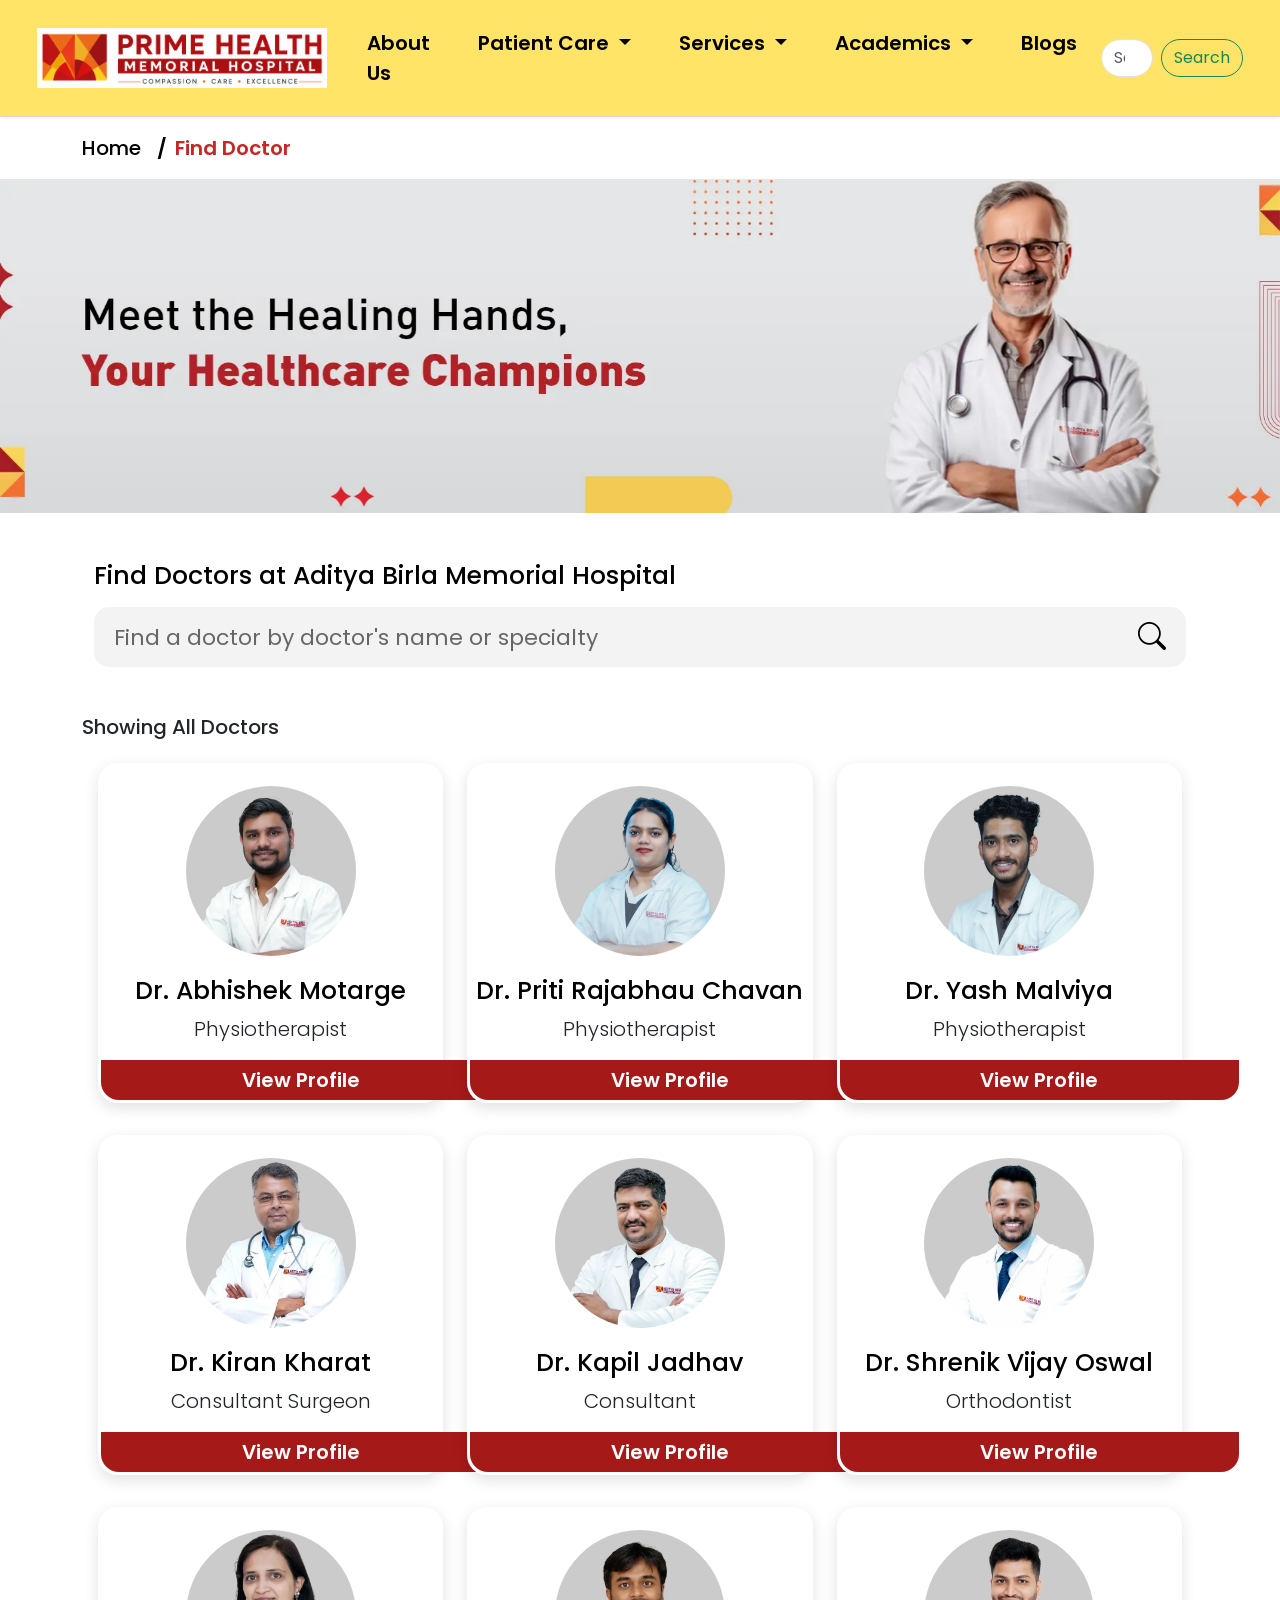
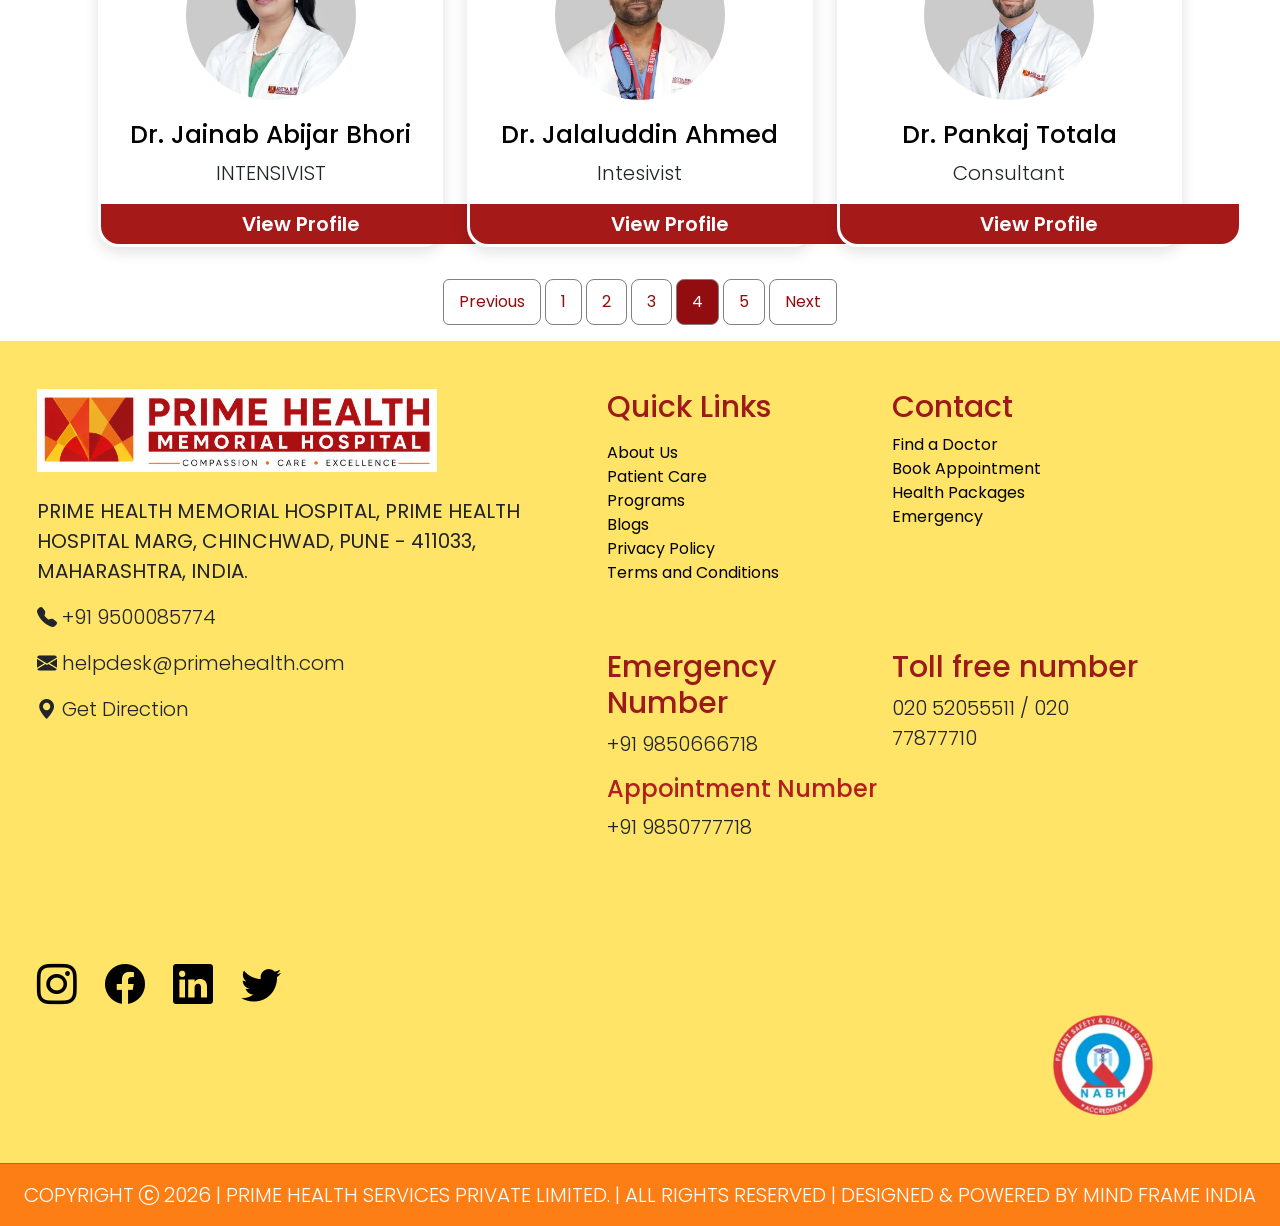
<file: find_doctor_4.html>
<!doctype html>
<html lang="en">
  <head>
    <meta charset="utf-8">
    <meta name="viewport" content="width=device-width, initial-scale=1">
    <title>Find a Doctor</title>
    <link href="https://cdn.jsdelivr.net/npm/bootstrap@5.3.8/dist/css/bootstrap.min.css" rel="stylesheet" integrity="sha384-sRIl4kxILFvY47J16cr9ZwB07vP4J8+LH7qKQnuqkuIAvNWLzeN8tE5YBujZqJLB" crossorigin="anonymous">
    <link href="https://fonts.googleapis.com/css2?family=Poppins:wght@400;500;600;700&display=swap" rel="stylesheet">
    <link rel="stylesheet" href="https://cdn.jsdelivr.net/npm/bootstrap-icons@1.13.1/font/bootstrap-icons.min.css">
    <link href="css/style.css" rel="stylesheet"/>
</head>

  <body>
    <!-- Header Start -->
     <header>
          <nav class="navbar navbar-expand-lg shadow-sm sticky-top">
            <div class="container-fluid">
              <a class="navbar-brand" href="index.html">
                <img src="images/logo.png" alt="Logo" width="340" height="60" class="img-fluid">
              </a>
              <button class="navbar-toggler" type="button"
                data-bs-toggle="collapse"
                data-bs-target="#navbarNav">
                <span class="navbar-toggler-icon"></span>
              </button>
              <div class="collapse navbar-collapse justify-content-bottom " id="navbarNav">

                <ul class="navbar-nav">
                  <li class="nav-item mx-3">
                    <a class="nav-link fw-semibold" href="about.html">About Us</a>
                  </li>

                  <li class="nav-item dropdown mx-3">
                    <a class="nav-link dropdown-toggle fw-semibold" href="patient_care.html" data-bs-toggle="dropdown">
                      Patient Care
                    </a>
                    <ul class="dropdown-menu">
                      <li><a class="dropdown-item" href="find_doctor.html">Find Doctor</a></li>
                      <li><a class="dropdown-item" href="appointments.html">Book Appointment</a></li>
                    </ul>
                  </li>

                  <li class="nav-item dropdown mx-3">
                    <a class="nav-link dropdown-toggle fw-semibold" href="service.html" data-bs-toggle="dropdown">
                      Services
                    </a>
                    <ul class="dropdown-menu">
                      <li><a class="dropdown-item" href="dianostic_services.html">Our Specialities</a></li>
                      <li><a class="dropdown-item" href="homeservices.html">Home Care Services</a></li>
                    </ul>
                  </li>

                  <li class="nav-item dropdown mx-3">
                    <a class="nav-link dropdown-toggle fw-semibold" href="academics.html" data-bs-toggle="dropdown">
                      Academics
                    </a>
                    <ul class="dropdown-menu">
                      <li><a class="dropdown-item" href="programs.html">Programs</a></li>
                      <li><a class="dropdown-item" href="internship.html">Internship & Observership</a></li>
                      <li><a class="dropdown-item" href="studentgallery.html">Students Gallery</a></li>
                    </ul>
                  </li>

                  <li class="nav-item mx-3">
                    <a class="nav-link fw-semibold" href="blogs.html">Blogs</a>
                  </li>
                </ul>
              
                
                  <form class="d-flex" role="search">
                    <input class="form-control me-2" type="search" placeholder="Search" aria-label="Search"/>
                    <button class="btn btn-outline-success" type="submit">Search</button>
                  </form>
              </div>
            </div>
          </nav>
     </header>
    <!-- Header End -->

    <!-- Breadcrumb Start -->
      <section class="breadcrumb-section py-3">
          <div class="container">
              <nav aria-label="breadcrumb">
                  <ol class="breadcrumb mb-0">
                      <li class="breadcrumb-item">
                          <a href="index.html">Home</a>
                      </li>
                      <li class="breadcrumb-item active" aria-current="page">
                          Find Doctor
                      </li>
                  </ol>
              </nav>
          </div>
      </section>
    <!-- Breadcrumb End -->
      

    <!-- Main Start -->

    <!-- Slider Start -->
    <div id="carouselExample" class="carousel slide">
      <div class="carousel-inner">
        <div class="carousel-item active">
          <img src="images/doctorslider.webp" class="d-block w-100" alt="doctor">
        </div>
      </div>
      <button class="carousel-control-prev" type="button" data-bs-target="#carouselExample" data-bs-slide="prev">
        <span class="carousel-control-prev-icon" aria-hidden="true"></span>
        <span class="visually-hidden">Previous</span>
      </button>
      <button class="carousel-control-next" type="button" data-bs-target="#carouselExample" data-bs-slide="next">
        <span class="carousel-control-next-icon" aria-hidden="true"></span>
        <span class="visually-hidden">Next</span>
      </button>
    </div>
    <!-- Slider Ends -->

    <!-- Find a Doctor Start -->

    <section class="container">

      <div class="container my-5">
          <h2 class="mb-3">Find Doctors at Aditya Birla Memorial Hospital</h2>

          <div class="search-box">
          <input type="text" placeholder="Find a doctor by doctor's name or specialty" class="search-input">

          <button class="search-btn">
              <i class="bi bi-search"></i>
          </button>
          </div>

      </div>

    </section>

    <section>
      <div class="container">
      <h5>Showing All Doctors</h5>

      <!-- Doctors 1st Row -->
      <div class="row g-4 p-3">

              <!-- Doctor 1 --> 
              <div class="col-lg-4 col-md-6">
                  <div class="doctor-card">

                      <div class="doctor-img">
                          <img src="images/dr-abhishek-motarge.webp" alt="doctor">
                      </div>

                      <h2 class="text-center">Dr. Abhishek Motarge</h2>
                      <p class="text-center">Physiotherapist</p>
                      <a href="#" class="profile-btn">View Profile</a>

                  </div>
              </div>

              <!-- Doctor 2 -->
              <div class="col-lg-4 col-md-6">
                  <div class="doctor-card">

                      <div class="doctor-img">
                          <img src="images/dr-priti-rajabhau-chavan.webp" alt="doctor">
                      </div>

                      <h2 class="text-center">Dr. Priti Rajabhau Chavan</h2>
                      <p class="text-center">Physiotherapist</p>
                      <a href="#" class="profile-btn">View Profile</a>

                  </div>
              </div>

              <!-- Doctor 3 -->
              <div class="col-lg-4 col-md-6">
                  <div class="doctor-card">

                      <div class="doctor-img">
                          <img src="images/dr-yash-malviya.webp" alt="doctor">
                      </div>

                      <h2 class="text-center">Dr. Yash Malviya</h2>
                      <p class="text-center">Physiotherapist</p>
                      <a href="#" class="profile-btn container-fluid">View Profile</a>

                  </div>
              </div>

          </div>

        <!-- Doctors 2nd Row -->
        <div class="row g-4 p-3">
    
              <!-- Doctor 4 --> 
              <div class="col-lg-4 col-md-6">
                  <div class="doctor-card">

                      <div class="doctor-img">
                          <img src="images/dr-kiran-kharat.webp" alt="doctor">
                      </div>

                      <h2 class="text-center">Dr. Kiran Kharat</h2>
                      <p class="text-center">Consultant Surgeon</p>
                      <a href="#" class="profile-btn">View Profile</a>

                  </div>
              </div>

              <!-- Doctor 5 -->
              <div class="col-lg-4 col-md-6">
                  <div class="doctor-card">

                      <div class="doctor-img">
                          <img src="images/dr-kapil-jadhav.webp" alt="doctor">
                      </div>

                      <h2 class="text-center">Dr. Kapil Jadhav</h2>
                      <p class="text-center">Consultant</p>
                      <a href="#" class="profile-btn">View Profile</a>

                  </div>
              </div>

              <!-- Doctor 6 -->
              <div class="col-lg-4 col-md-6">
                  <div class="doctor-card">

                      <div class="doctor-img">
                          <img src="images/dr-shrenik-oswal.webp" alt="doctor">
                      </div>

                      <h2 class="text-center">Dr. Shrenik Vijay Oswal</h2>
                      <p class="text-center">Orthodontist</p>
                      <a href="#" class="profile-btn container-fluid">View Profile</a>

                  </div>
              </div>

          </div>

        <!-- Doctors 3rd Row -->
        <div class="row g-4 p-3">
    
              <!-- Doctor 7 --> 
              <div class="col-lg-4 col-md-6">
                  <div class="doctor-card">

                      <div class="doctor-img">
                          <img src="images/dr-jainab-bhori.webp" alt="doctor">
                      </div>

                      <h2 class="text-center">Dr. Jainab Abijar Bhori</h2>
                      <p class="text-center">INTENSIVIST</p>
                      <a href="#" class="profile-btn">View Profile</a>

                  </div>
              </div>

              <!-- Doctor 8 -->
              <div class="col-lg-4 col-md-6">
                  <div class="doctor-card">

                      <div class="doctor-img">
                          <img src="images/dr-jalaluddin-ahmed.webp" alt="doctor">
                      </div>

                      <h2 class="text-center">Dr. Jalaluddin Ahmed</h2>
                      <p class="text-center">Intesivist</p>
                      <a href="#" class="profile-btn">View Profile</a>

                  </div>
              </div>

              <!-- Doctor 9 -->
              <div class="col-lg-4 col-md-6">
                  <div class="doctor-card">

                      <div class="doctor-img">
                          <img src="images/dr-pankaj-totala.webp" alt="doctor">
                      </div>

                      <h2 class="text-center">Dr. Pankaj Totala</h2>
                      <p class="text-center">Consultant</p>
                      <a href="#" class="profile-btn container-fluid">View Profile</a>

                  </div>
              </div>

          </div>

          

      </div>
    </section>

    <!-- Find a Doctor Ends -->

    <!-- Doctors Page Pagination Start -->

    <section class="mt-3">
    <nav aria-label="Page navigation example">
      <ul class="pagination justify-content-center">
        <li class="page-item">
          <a class="page-link" href="find_doctor_3.html">Previous</a>
        </li>
        <li class="page-item "><a class="page-link" href="find_doctor.html">1</a></li>
        <li class="page-item "><a class="page-link" href="find_doctor_2.html">2</a></li>
        <li class="page-item "><a class="page-link" href="find_doctor_3.html">3</a></li>
        <li class="page-item active"><a class="page-link" href="find_doctor_4.html">4</a></li>
        <li class="page-item"><a class="page-link" href="find_doctor_5.html">5</a></li>
        <li class="page-item">
          <a class="page-link" href="find_doctor_5.html">Next</a>
        </li>
      </ul>
    </nav>
    </section>

    <!-- Doctors Page Pagination End -->
    
    <!-- Main End -->


    <!-- Footer Start -->
    <footer class="bg-light py-5 navbar">
      <section class="footer-bg">
        <div class="container">
            <div class="row">
                <div class="col-md-6">
                    <img src="images/logo.png" width="400" class="img-fluid mb-4">
                    <p>
                        <strong>
                            PRIME HEALTH MEMORIAL HOSPITAL,
                            PRIME HEALTH HOSPITAL MARG,
                            CHINCHWAD, PUNE - 411033,
                            MAHARASHTRA, INDIA.
                        </strong>
                    </p>
                    <p><i class="bi bi-telephone-fill"></i> +91 9500085774</p>
                    <p><i class="bi bi-envelope-fill"></i> helpdesk@primehealth.com</p>
                    <p><i class="bi bi-geo-alt-fill"></i> Get Direction</p>

                    <iframe
                        src="https://www.google.com/maps/embed?pb=!1m18!1m12!1m3!1d23327.209777906286!2d73.8093775729573!3d18.679055528541372!2m3!1f0!2f0!3f0!3m2!1i1024!2i768!4f13.1!3m3!1m2!1s0x3bc2b7caabf16d05%3A0x9a4a412040909d0f!2sPrime%20Speciality%20Hospital!5e0!3m2!1sen!2sin!4v1784356197284!5m2!1sen!2sin"  allowfullscreen="" loading="lazy" referrerpolicy="strict-origin-when-cross-origin"
                        width="100%"
                        height="200"
                        style="border:0;"
                        loading="lazy">
                    </iframe>

                    <div class="mt-2">
                        <a href="#"><i class="bi bi-instagram fs-1 me-4 symbol"></i></a>
                        <a href="#"><i class="bi bi-facebook fs-1 me-4 symbol"></i></a>
                        <a href="#"><i class="bi bi-linkedin fs-1 me-4 symbol"></i></a>
                        <a href="#"><i class="bi bi-twitter fs-1 symbol"></i></a>
                    </div>
                </div>

                <div class="col-md-6">
                    <div class="row">
                        <div class="col-md-6">
                            <h4 class="hcolor">Quick Links</h4>
                            <ul class="list-unstyled"><p>
                                <li><a href="about.html">About Us</a></li>
                                <li><a href="homeservices.html">Patient Care</a></li>
                                <li><a href="programs.html">Programs</a></li>
                                <li><a href="blogs.html">Blogs</a></li>
                                <li><a href="privacy_policy.html">Privacy Policy</a></li>
                                <li><a href="terms&conditions.html">Terms and Conditions</a></li></p>

                            </ul>
                        </div>
                        <div class="col-md-6">
                            <h4 class="hcolor">Contact</h4>
                            <ul class="list-unstyled">
                                <li><a href="find_doctor.html">Find a Doctor</a></li>
                                <li><a href="book_appointment.html">Book Appointment</a></li>
                                <li><a href="homeservices.html">Health Packages</a></li>
                                <li><a href="emergency.html">Emergency</a></li>
                            </ul>
                        </div>
                    </div>
                    
                    <div class="row mt-5 ">
                      <div class="col-md-6">
                      <h4 class="hcolor">Emergency Number</h4>
                      <p>+91 9850666718</p>
                      </div>
                      <div class="col-md-6">
                        <h4 class="hcolor">Toll free number</h4>
                        <p>020 52055511 / 020 77877710</p>
                    </div>
                </div>

                <div class="row">
                  <div class="col-md-12">
                  <h4>Appointment Number</h4>
                  <p>+91 9850777718</p>
                  </div>
                </div>
           </div>
            <picture class="d-flex justify-content-end">
              <img src="images/btlogo.webp" width="100" height="100" class="img-fluid" alt="logo "/>
            </picture>
        </div>
        </div>
      </section>
    </footer>

    <section class="ft-color">
        <div class="contianer-fluid">
          <div class="row">
            <hr class="border-dark">
              <div class="text-center text-dark ">
                <p>COPYRIGHT <i class="bi bi-c-circle"></i> 2026 | PRIME HEALTH SERVICES PRIVATE LIMITED. | ALL RIGHTS RESERVED | DESIGNED & POWERED BY MIND FRAME INDIA</p>
               </div>
          </div>
        </div>
      </section>
    <!-- Footer End -->

    
    <script src="https://cdn.jsdelivr.net/npm/bootstrap@5.3.8/dist/js/bootstrap.bundle.min.js" integrity="sha384-FKyoEForCGlyvwx9Hj09JcYn3nv7wiPVlz7YYwJrWVcXK/BmnVDxM+D2scQbITxI" crossorigin="anonymous"></script>
  </body>
</html>
</file>
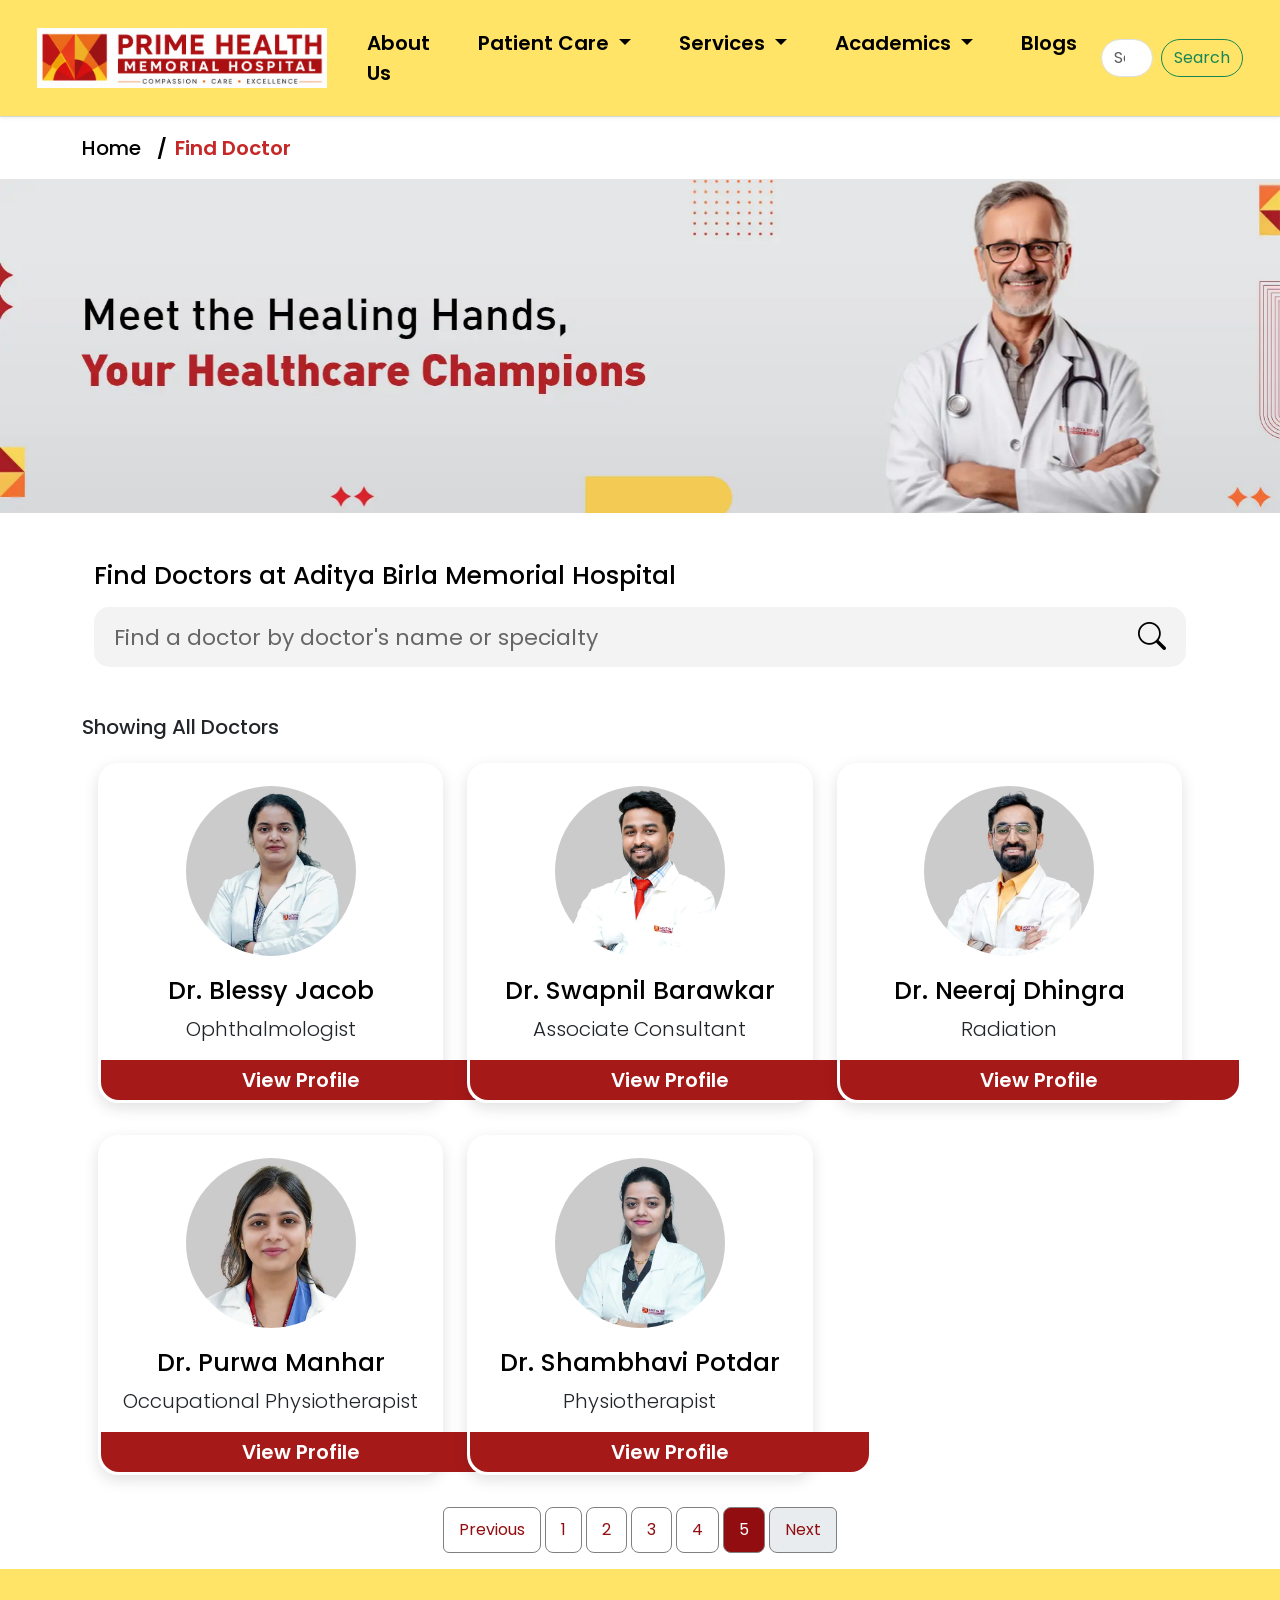
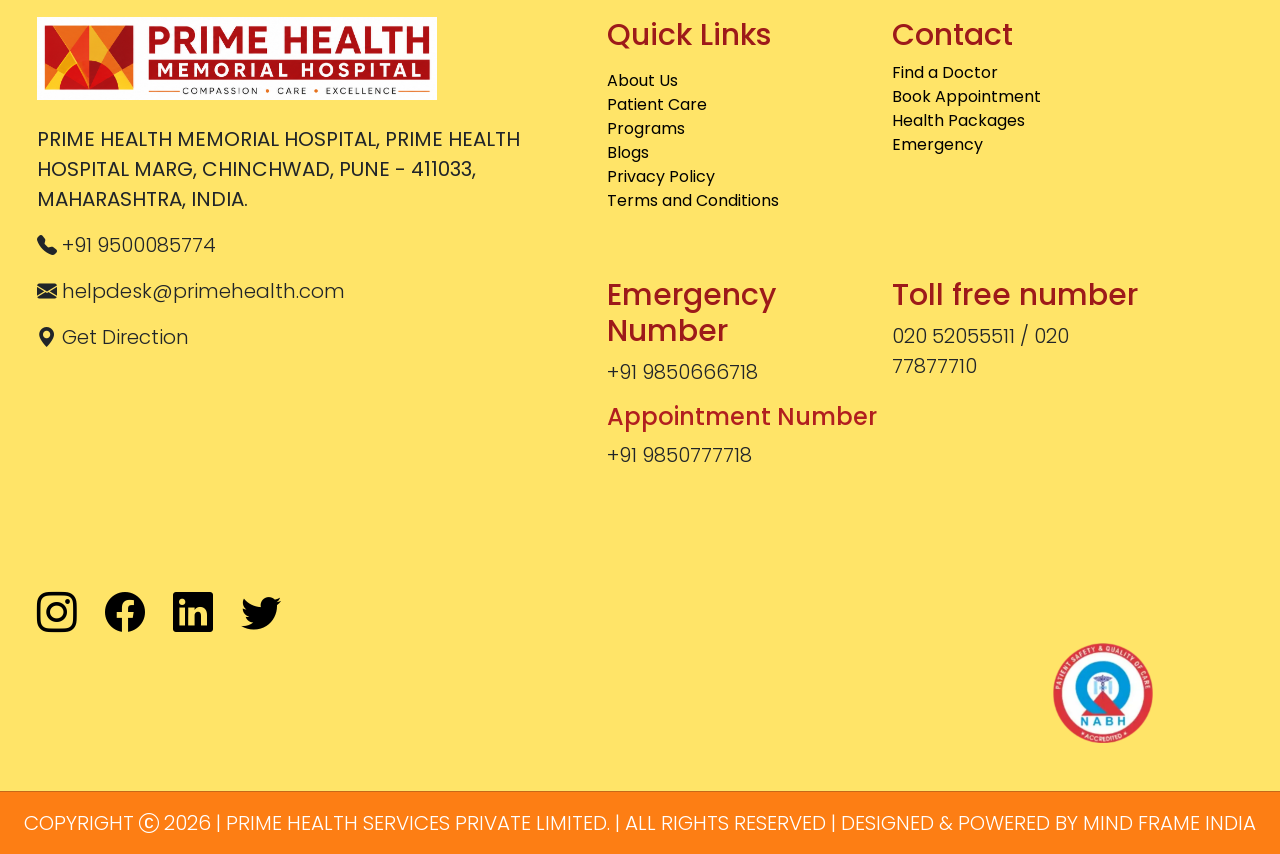
<file: find_doctor_5.html>
<!doctype html>
<html lang="en">
  <head>
    <meta charset="utf-8">
    <meta name="viewport" content="width=device-width, initial-scale=1">
    <title>Find a Doctor</title>
    <link href="https://cdn.jsdelivr.net/npm/bootstrap@5.3.8/dist/css/bootstrap.min.css" rel="stylesheet" integrity="sha384-sRIl4kxILFvY47J16cr9ZwB07vP4J8+LH7qKQnuqkuIAvNWLzeN8tE5YBujZqJLB" crossorigin="anonymous">
    <link href="https://fonts.googleapis.com/css2?family=Poppins:wght@400;500;600;700&display=swap" rel="stylesheet">
    <link rel="stylesheet" href="https://cdn.jsdelivr.net/npm/bootstrap-icons@1.13.1/font/bootstrap-icons.min.css">
    <link href="css/style.css" rel="stylesheet"/>
</head>

  <body>
    <!-- Header Start -->
     <header>
          <nav class="navbar navbar-expand-lg shadow-sm sticky-top">
            <div class="container-fluid">
              <a class="navbar-brand" href="index.html">
                <img src="images/logo.png" alt="Logo" width="340" height="60" class="img-fluid">
              </a>
              <button class="navbar-toggler" type="button"
                data-bs-toggle="collapse"
                data-bs-target="#navbarNav">
                <span class="navbar-toggler-icon"></span>
              </button>
              <div class="collapse navbar-collapse justify-content-bottom " id="navbarNav">

                <ul class="navbar-nav">
                  <li class="nav-item mx-3">
                    <a class="nav-link fw-semibold" href="about.html">About Us</a>
                  </li>

                  <li class="nav-item dropdown mx-3">
                    <a class="nav-link dropdown-toggle fw-semibold" href="patient_care.html" data-bs-toggle="dropdown">
                      Patient Care
                    </a>
                    <ul class="dropdown-menu">
                      <li><a class="dropdown-item" href="find_doctor.html">Find Doctor</a></li>
                      <li><a class="dropdown-item" href="appointments.html">Book Appointment</a></li>
                    </ul>
                  </li>

                  <li class="nav-item dropdown mx-3">
                    <a class="nav-link dropdown-toggle fw-semibold" href="service.html" data-bs-toggle="dropdown">
                      Services
                    </a>
                    <ul class="dropdown-menu">
                      <li><a class="dropdown-item" href="dianostic_services.html">Our Specialities</a></li>
                      <li><a class="dropdown-item" href="homeservices.html">Home Care Services</a></li>
                    </ul>
                  </li>

                  <li class="nav-item dropdown mx-3">
                    <a class="nav-link dropdown-toggle fw-semibold" href="academics.html" data-bs-toggle="dropdown">
                      Academics
                    </a>
                    <ul class="dropdown-menu">
                      <li><a class="dropdown-item" href="programs.html">Programs</a></li>
                      <li><a class="dropdown-item" href="internship.html">Internship & Observership</a></li>
                      <li><a class="dropdown-item" href="studentgallery.html">Students Gallery</a></li>
                    </ul>
                  </li>

                  <li class="nav-item mx-3">
                    <a class="nav-link fw-semibold" href="blogs.html">Blogs</a>
                  </li>
                </ul>
              
                
                  <form class="d-flex" role="search">
                    <input class="form-control me-2" type="search" placeholder="Search" aria-label="Search"/>
                    <button class="btn btn-outline-success" type="submit">Search</button>
                  </form>
              </div>
            </div>
          </nav>
     </header>
    <!-- Header End -->

    <!-- Breadcrumb Start -->
      <section class="breadcrumb-section py-3">
          <div class="container">
              <nav aria-label="breadcrumb">
                  <ol class="breadcrumb mb-0">
                      <li class="breadcrumb-item">
                          <a href="index.html">Home</a>
                      </li>
                      <li class="breadcrumb-item active" aria-current="page">
                          Find Doctor
                      </li>
                  </ol>
              </nav>
          </div>
      </section>
    <!-- Breadcrumb End -->
      

    <!-- Main Start -->

    <!-- Slider Start -->
    <div id="carouselExample" class="carousel slide">
      <div class="carousel-inner">
        <div class="carousel-item active">
          <img src="images/doctorslider.webp" class="d-block w-100" alt="doctor">
        </div>
      </div>
      <button class="carousel-control-prev" type="button" data-bs-target="#carouselExample" data-bs-slide="prev">
        <span class="carousel-control-prev-icon" aria-hidden="true"></span>
        <span class="visually-hidden">Previous</span>
      </button>
      <button class="carousel-control-next" type="button" data-bs-target="#carouselExample" data-bs-slide="next">
        <span class="carousel-control-next-icon" aria-hidden="true"></span>
        <span class="visually-hidden">Next</span>
      </button>
    </div>
    <!-- Slider Ends -->

    <!-- Find a Doctor Start -->

    <section class="container">

      <div class="container my-5">
          <h2 class="mb-3">Find Doctors at Aditya Birla Memorial Hospital</h2>

          <div class="search-box">
          <input type="text" placeholder="Find a doctor by doctor's name or specialty" class="search-input">

          <button class="search-btn">
              <i class="bi bi-search"></i>
          </button>
          </div>

      </div>

    </section>

    <section>
      <div class="container">
      <h5>Showing All Doctors</h5>

      <!-- Doctors 1st Row -->
      <div class="row g-4 p-3">

              <!-- Doctor 1 --> 
              <div class="col-lg-4 col-md-6">
                  <div class="doctor-card">

                      <div class="doctor-img">
                          <img src="images/dr-blessy-jacob.webp" alt="doctor">
                      </div>

                      <h2 class="text-center">Dr. Blessy Jacob</h2>
                      <p class="text-center">Ophthalmologist</p>
                      <a href="#" class="profile-btn">View Profile</a>

                  </div>
              </div>

              <!-- Doctor 2 -->
              <div class="col-lg-4 col-md-6">
                  <div class="doctor-card">

                      <div class="doctor-img">
                          <img src="images/dr-Swapnil-barawkar.webp" alt="doctor">
                      </div>

                      <h2 class="text-center">Dr. Swapnil Barawkar</h2>
                      <p class="text-center">Associate Consultant</p>
                      <a href="#" class="profile-btn">View Profile</a>

                  </div>
              </div>

              <!-- Doctor 3 -->
              <div class="col-lg-4 col-md-6">
                  <div class="doctor-card">

                      <div class="doctor-img">
                          <img src="images/dr-neeraj-dhingra.webp" alt="doctor">
                      </div>

                      <h2 class="text-center">Dr. Neeraj Dhingra</h2>
                      <p class="text-center">Radiation</p>
                      <a href="#" class="profile-btn container-fluid">View Profile</a>

                  </div>
              </div>

          </div>

        <!-- Doctors 2nd Row -->
        <div class="row g-4 p-3">
    
              <!-- Doctor 4 --> 
              <div class="col-lg-4 col-md-6">
                  <div class="doctor-card">

                      <div class="doctor-img">
                          <img src="images/dr-purwa-manhar.webp" alt="doctor">
                      </div>

                      <h2 class="text-center">Dr. Purwa Manhar</h2>
                      <p class="text-center">Occupational Physiotherapist</p>
                      <a href="#" class="profile-btn">View Profile</a>

                  </div>
              </div>

              <!-- Doctor 5 -->
              <div class="col-lg-4 col-md-6">
                  <div class="doctor-card">

                      <div class="doctor-img">
                          <img src="images/dr-shambhavi-potdar.webp" alt="doctor">
                      </div>

                      <h2 class="text-center">Dr. Shambhavi Potdar</h2>
                      <p class="text-center">Physiotherapist</p>
                      <a href="#" class="profile-btn">View Profile</a>

                  </div>
              </div>

          </div>
          
      </div>
    </section>

    <!-- Find a Doctor Ends -->

    <!-- Doctors Page Pagination Start -->

    <section class="mt-3">
    <nav aria-label="Page navigation example">
      <ul class="pagination justify-content-center">
        <li class="page-item">
          <a class="page-link" href="find_doctor_4.html">Previous</a>
        </li>
        <li class="page-item "><a class="page-link" href="find_doctor.html">1</a></li>
        <li class="page-item "><a class="page-link" href="find_doctor_2.html">2</a></li>
        <li class="page-item "><a class="page-link" href="find_doctor_3.html">3</a></li>
        <li class="page-item "><a class="page-link" href="find_doctor_4.html">4</a></li>
        <li class="page-item active"><a class="page-link" href="find_doctor_5.html">5</a></li>
        <li class="page-item disabled">
          <a class="page-link">Next</a>
        </li>
      </ul>
    </nav>
    </section>

    <!-- Doctors Page Pagination End -->
    
    <!-- Main End -->


    <!-- Footer Start -->
    <footer class="bg-light py-5 navbar">
      <section class="footer-bg">
        <div class="container">
            <div class="row">
                <div class="col-md-6">
                    <img src="images/logo.png" width="400" class="img-fluid mb-4">
                    <p>
                        <strong>
                            PRIME HEALTH MEMORIAL HOSPITAL,
                            PRIME HEALTH HOSPITAL MARG,
                            CHINCHWAD, PUNE - 411033,
                            MAHARASHTRA, INDIA.
                        </strong>
                    </p>
                    <p><i class="bi bi-telephone-fill"></i> +91 9500085774</p>
                    <p><i class="bi bi-envelope-fill"></i> helpdesk@primehealth.com</p>
                    <p><i class="bi bi-geo-alt-fill"></i> Get Direction</p>

                    <iframe
                        src="https://www.google.com/maps/embed?pb=!1m18!1m12!1m3!1d23327.209777906286!2d73.8093775729573!3d18.679055528541372!2m3!1f0!2f0!3f0!3m2!1i1024!2i768!4f13.1!3m3!1m2!1s0x3bc2b7caabf16d05%3A0x9a4a412040909d0f!2sPrime%20Speciality%20Hospital!5e0!3m2!1sen!2sin!4v1784356197284!5m2!1sen!2sin"  allowfullscreen="" loading="lazy" referrerpolicy="strict-origin-when-cross-origin"
                        width="100%"
                        height="200"
                        style="border:0;"
                        loading="lazy">
                    </iframe>

                    <div class="mt-2">
                        <a href="#"><i class="bi bi-instagram fs-1 me-4 symbol"></i></a>
                        <a href="#"><i class="bi bi-facebook fs-1 me-4 symbol"></i></a>
                        <a href="#"><i class="bi bi-linkedin fs-1 me-4 symbol"></i></a>
                        <a href="#"><i class="bi bi-twitter fs-1 symbol"></i></a>
                    </div>
                </div>

                <div class="col-md-6">
                    <div class="row">
                        <div class="col-md-6">
                            <h4 class="hcolor">Quick Links</h4>
                            <ul class="list-unstyled"><p>
                                <li><a href="about.html">About Us</a></li>
                                <li><a href="homeservices.html">Patient Care</a></li>
                                <li><a href="programs.html">Programs</a></li>
                                <li><a href="blogs.html">Blogs</a></li>
                                <li><a href="privacy_policy.html">Privacy Policy</a></li>
                                <li><a href="terms&conditions.html">Terms and Conditions</a></li></p>

                            </ul>
                        </div>
                        <div class="col-md-6">
                            <h4 class="hcolor">Contact</h4>
                            <ul class="list-unstyled">
                                <li><a href="find_doctor.html">Find a Doctor</a></li>
                                <li><a href="book_appointment.html">Book Appointment</a></li>
                                <li><a href="homeservices.html">Health Packages</a></li>
                                <li><a href="emergency.html">Emergency</a></li>
                            </ul>
                        </div>
                    </div>
                    
                    <div class="row mt-5 ">
                      <div class="col-md-6">
                      <h4 class="hcolor">Emergency Number</h4>
                      <p>+91 9850666718</p>
                      </div>
                      <div class="col-md-6">
                        <h4 class="hcolor">Toll free number</h4>
                        <p>020 52055511 / 020 77877710</p>
                    </div>
                </div>

                <div class="row">
                  <div class="col-md-12">
                  <h4>Appointment Number</h4>
                  <p>+91 9850777718</p>
                  </div>
                </div>
           </div>
            <picture class="d-flex justify-content-end">
              <img src="images/btlogo.webp" width="100" height="100" class="img-fluid" alt="logo "/>
            </picture>
        </div>
        </div>
      </section>
    </footer>

    <section class="ft-color">
        <div class="contianer-fluid">
          <div class="row">
            <hr class="border-dark">
              <div class="text-center text-dark ">
                <p>COPYRIGHT <i class="bi bi-c-circle"></i> 2026 | PRIME HEALTH SERVICES PRIVATE LIMITED. | ALL RIGHTS RESERVED | DESIGNED & POWERED BY MIND FRAME INDIA</p>
               </div>
          </div>
        </div>
      </section>
    <!-- Footer End -->

    
    <script src="https://cdn.jsdelivr.net/npm/bootstrap@5.3.8/dist/js/bootstrap.bundle.min.js" integrity="sha384-FKyoEForCGlyvwx9Hj09JcYn3nv7wiPVlz7YYwJrWVcXK/BmnVDxM+D2scQbITxI" crossorigin="anonymous"></script>
  </body>
</html>
</file>
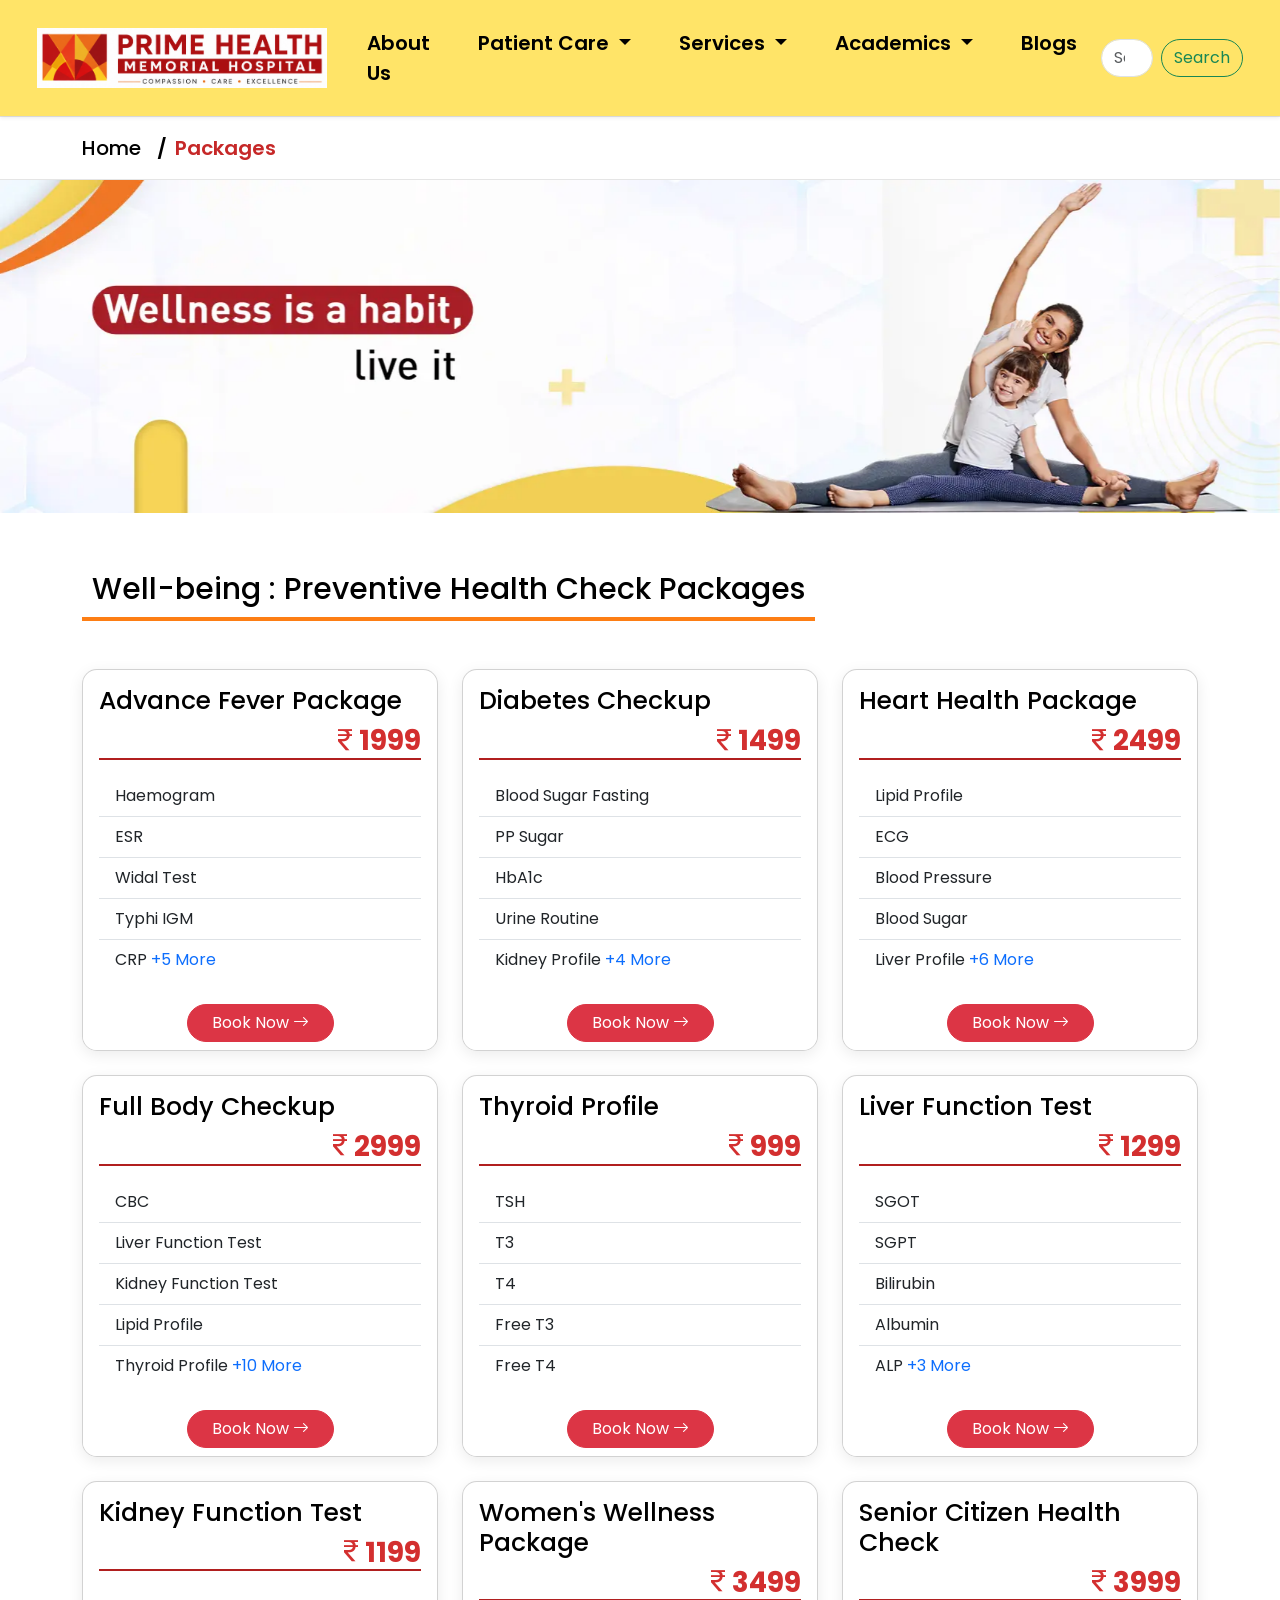
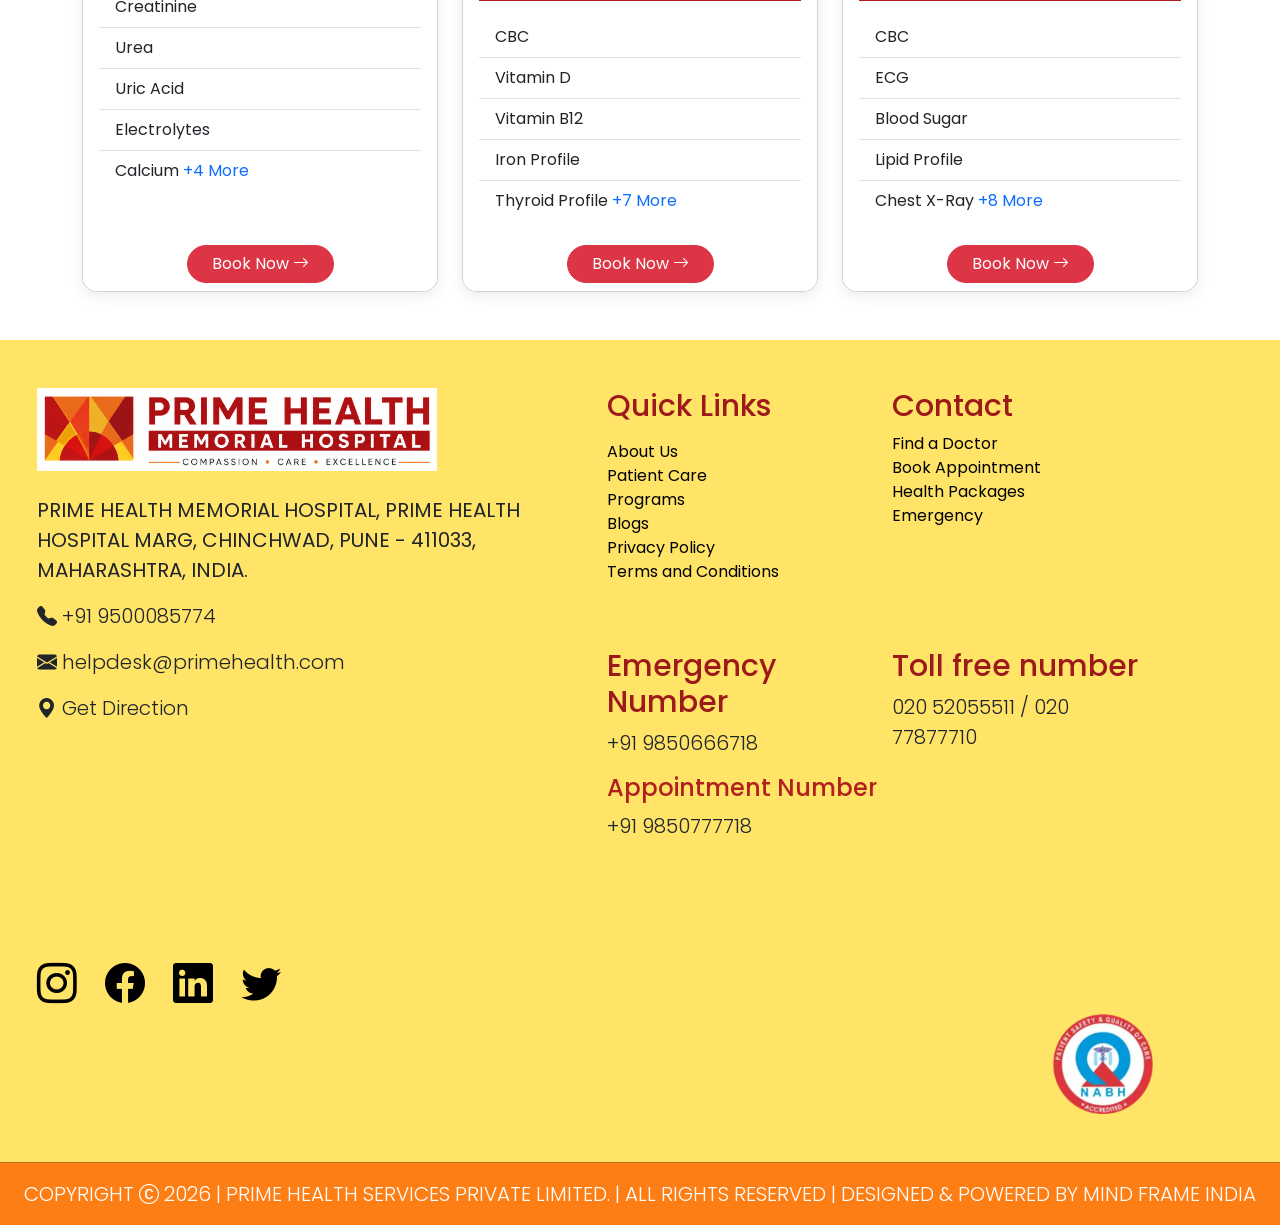
<file: homeservices.html>
<!doctype html>
<html lang="en">
  <head>
    <meta charset="utf-8">
    <meta name="viewport" content="width=device-width, initial-scale=1">
    <title>Home Care Services</title>
    <link href="https://cdn.jsdelivr.net/npm/bootstrap@5.3.8/dist/css/bootstrap.min.css" rel="stylesheet" integrity="sha384-sRIl4kxILFvY47J16cr9ZwB07vP4J8+LH7qKQnuqkuIAvNWLzeN8tE5YBujZqJLB" crossorigin="anonymous">
    <link href="https://fonts.googleapis.com/css2?family=Poppins:wght@400;500;600;700&display=swap" rel="stylesheet">
    <link rel="stylesheet" href="https://cdn.jsdelivr.net/npm/bootstrap-icons@1.13.1/font/bootstrap-icons.min.css">
    <link href="css/style.css" rel="stylesheet"/>
</head>

  <body>
    <!-- Header Start -->
     <header>
          <nav class="navbar navbar-expand-lg shadow-sm sticky-top">
            <div class="container-fluid">
              <a class="navbar-brand" href="index.html">
                <img src="images/logo.png" alt="Logo" width="340" height="60" class="img-fluid">
              </a>
              <button class="navbar-toggler" type="button"
                data-bs-toggle="collapse"
                data-bs-target="#navbarNav">
                <span class="navbar-toggler-icon"></span>
              </button>
              <div class="collapse navbar-collapse justify-content-bottom " id="navbarNav">

                <ul class="navbar-nav">
                  <li class="nav-item mx-3">
                    <a class="nav-link fw-semibold" href="about.html">About Us</a>
                  </li>

                  <li class="nav-item dropdown mx-3">
                    <a class="nav-link dropdown-toggle fw-semibold" href="patient_care.html" data-bs-toggle="dropdown">
                      Patient Care
                    </a>
                    <ul class="dropdown-menu">
                      <li><a class="dropdown-item" href="find_doctor.html">Find Doctor</a></li>
                      <li><a class="dropdown-item" href="appointments.html">Book Appointment</a></li>
                    </ul>
                  </li>

                  <li class="nav-item dropdown mx-3">
                    <a class="nav-link dropdown-toggle fw-semibold" href="service.html" data-bs-toggle="dropdown">
                      Services
                    </a>
                    <ul class="dropdown-menu">
                      <li><a class="dropdown-item" href="dianostic_services.html">Our Specialities</a></li>
                      <li><a class="dropdown-item" href="homeservices.html">Home Care Services</a></li>
                    </ul>
                  </li>

                  <li class="nav-item dropdown mx-3">
                    <a class="nav-link dropdown-toggle fw-semibold" href="academics.html" data-bs-toggle="dropdown">
                      Academics
                    </a>
                    <ul class="dropdown-menu">
                      <li><a class="dropdown-item" href="programs.html">Programs</a></li>
                      <li><a class="dropdown-item" href="internship.html">Internship & Observership</a></li>
                      <li><a class="dropdown-item" href="studentgallery.html">Students Gallery</a></li>
                    </ul>
                  </li>

                  <li class="nav-item mx-3">
                    <a class="nav-link fw-semibold" href="blogs.html">Blogs</a>
                  </li>
                </ul>
              
                
                  <form class="d-flex" role="search">
                    <input class="form-control me-2" type="search" placeholder="Search" aria-label="Search"/>
                    <button class="btn btn-outline-success" type="submit">Search</button>
                  </form>
              </div>
            </div>
          </nav>
     </header>
    <!-- Header End -->

    <!-- Breadcrumb Start -->
      <section class="breadcrumb-section py-3">
          <div class="container">
              <nav aria-label="breadcrumb">
                  <ol class="breadcrumb mb-0">
                      <li class="breadcrumb-item">
                          <a href="index.html">Home</a>
                      </li>
                      <li class="breadcrumb-item active" aria-current="page">
                          Packages
                      </li>
                  </ol>
              </nav>
          </div>
      </section>
    <!-- Breadcrumb End -->
      

    <!-- Main Start -->

    <section>
      <div id="carouselExample" class="carousel slide">
        <div class="carousel-inner">
          <div class="carousel-item active">
            <img src="images/packagesslider.webp" class="d-block w-100" alt="mother & son">
          </div>
        </div>
        <button class="carousel-control-prev" type="button" data-bs-target="#carouselExample" data-bs-slide="prev">
          <span class="carousel-control-prev-icon" aria-hidden="true"></span>
          <span class="visually-hidden">Previous</span>
        </button>
        <button class="carousel-control-next" type="button" data-bs-target="#carouselExample" data-bs-slide="next">
          <span class="carousel-control-next-icon" aria-hidden="true"></span>
          <span class="visually-hidden">Next</span>
        </button>
      </div>
    </section>

    <!-- Packages Start -->

    <section class="mt-5 mb-5">
    <div class="container">

        <h1 class="text-center mb-5">
            Well-being : Preventive Health Check Packages
        </h1>

        <div class="row g-4">

            <!-- Card 1 -->
            <div class="col-lg-4 col-md-6">
                <div class="card package-card h-100">

                    <div class="card-body">
                        <h2 class="package-title">Advance Fever Package</h2>

                        <h3 class="package-price">
                            <i class="bi bi-currency-rupee"></i>1999
                        </h3>

                        <ul class="list-group list-group-flush mt-3">
                            <li class="list-group-item">Haemogram</li>
                            <li class="list-group-item">ESR</li>
                            <li class="list-group-item">Widal Test</li>
                            <li class="list-group-item">Typhi IGM</li>
                            <li class="list-group-item">CRP <span class="text-primary">+5 More</span></li>
                        </ul>
                    </div>

                    <div class="card-footer bg-white border-0 text-center">
                        <button type="button" class="btn btn-danger px-4" data-bs-toggle="modal" data-bs-target="#package1">
                          Book Now <i class="bi bi-arrow-right"></i>
                        </button>
                    </div>

                </div>
            </div>

            <!-- Card 2 -->
            <div class="col-lg-4 col-md-6">
                <div class="card package-card h-100">

                    <div class="card-body">
                        <h2 class="package-title">Diabetes Checkup</h2>

                        <h3 class="package-price">
                            <i class="bi bi-currency-rupee"></i>1499
                        </h3>

                        <ul class="list-group list-group-flush mt-3">
                            <li class="list-group-item">Blood Sugar Fasting</li>
                            <li class="list-group-item">PP Sugar</li>
                            <li class="list-group-item">HbA1c</li>
                            <li class="list-group-item">Urine Routine</li>
                            <li class="list-group-item">Kidney Profile <span class="text-primary">+4 More</span></li>
                        </ul>
                    </div>

                    <div class="card-footer bg-white border-0 text-center">
                        <button type="button" class="btn btn-danger px-4" data-bs-toggle="modal" data-bs-target="#package2">
                          Book Now <i class="bi bi-arrow-right"></i>
                        </button>
                    </div>

                </div>
            </div>

            <!-- Card 3 -->
            <div class="col-lg-4 col-md-6">
                <div class="card package-card h-100">

                    <div class="card-body">
                        <h2 class="package-title">Heart Health Package</h2>

                        <h3 class="package-price">
                            <i class="bi bi-currency-rupee"></i>2499
                        </h3>

                        <ul class="list-group list-group-flush mt-3">
                            <li class="list-group-item">Lipid Profile</li>
                            <li class="list-group-item">ECG</li>
                            <li class="list-group-item">Blood Pressure</li>
                            <li class="list-group-item">Blood Sugar</li>
                            <li class="list-group-item">Liver Profile <span class="text-primary">+6 More</span></li>
                        </ul>
                    </div>

                    <div class="card-footer bg-white border-0 text-center">
                        <button type="button" class="btn btn-danger px-4" data-bs-toggle="modal" data-bs-target="#package3">
                          Book Now <i class="bi bi-arrow-right"></i>
                        </button>
                    </div>

                </div>
            </div>

            <!-- Card 4 -->
            <div class="col-lg-4 col-md-6">
                <div class="card package-card h-100">
                    <div class="card-body">
                        <h2 class="package-title">Full Body Checkup</h2>
                        <h3 class="package-price"><i class="bi bi-currency-rupee"></i>2999</h3>

                        <ul class="list-group list-group-flush mt-3">
                            <li class="list-group-item">CBC</li>
                            <li class="list-group-item">Liver Function Test</li>
                            <li class="list-group-item">Kidney Function Test</li>
                            <li class="list-group-item">Lipid Profile</li>
                            <li class="list-group-item">Thyroid Profile <span class="text-primary">+10 More</span></li>
                        </ul>
                    </div>

                    <div class="card-footer bg-white border-0 text-center">
                        <button type="button" class="btn btn-danger px-4" data-bs-toggle="modal" data-bs-target="#package4">
                          Book Now <i class="bi bi-arrow-right"></i>
                        </button>
                    </div>
                </div>
            </div>

            <!-- Card 5 -->
             <div class="col-lg-4 col-md-6">
                <div class="card package-card h-100">
                    <div class="card-body">
                        <h2 class="package-title">Thyroid Profile</h2>
                        <h3 class="package-price"><i class="bi bi-currency-rupee"></i>999</h3>

                        <ul class="list-group list-group-flush mt-3">
                            <li class="list-group-item">TSH</li>
                            <li class="list-group-item">T3</li>
                            <li class="list-group-item">T4</li>
                            <li class="list-group-item">Free T3</li>
                            <li class="list-group-item">Free T4</li>
                        </ul>
                    </div>

                    <div class="card-footer bg-white border-0 text-center">
                        <button type="button" class="btn btn-danger px-4" data-bs-toggle="modal" data-bs-target="#package5">
                          Book Now <i class="bi bi-arrow-right"></i>
                        </button>
                    </div>
                </div>
            </div>

            <!-- Card 6 -->
             <div class="col-lg-4 col-md-6">
                  <div class="card package-card h-100">
                      <div class="card-body">
                          <h2 class="package-title">Liver Function Test</h2>
                          <h3 class="package-price"><i class="bi bi-currency-rupee"></i>1299</h3>

                          <ul class="list-group list-group-flush mt-3">
                              <li class="list-group-item">SGOT</li>
                              <li class="list-group-item">SGPT</li>
                              <li class="list-group-item">Bilirubin</li>
                              <li class="list-group-item">Albumin</li>
                              <li class="list-group-item">ALP <span class="text-primary">+3 More</span></li>
                          </ul>
                      </div>

                      <div class="card-footer bg-white border-0 text-center">
                        <button type="button" class="btn btn-danger px-4" data-bs-toggle="modal" data-bs-target="#package6">
                          Book Now <i class="bi bi-arrow-right"></i>
                        </button>
                    </div>
                  </div>
              </div>

              <!-- Card 7 -->
               <div class="col-lg-4 col-md-6">
                    <div class="card package-card h-100">
                        <div class="card-body">
                            <h2 class="package-title">Kidney Function Test</h2>
                            <h3 class="package-price"><i class="bi bi-currency-rupee"></i>1199</h3>

                            <ul class="list-group list-group-flush mt-3">
                                <li class="list-group-item">Creatinine</li>
                                <li class="list-group-item">Urea</li>
                                <li class="list-group-item">Uric Acid</li>
                                <li class="list-group-item">Electrolytes</li>
                                <li class="list-group-item">Calcium <span class="text-primary">+4 More</span></li>
                            </ul>
                        </div>

                      <div class="card-footer bg-white border-0 text-center">
                        <button type="button" class="btn btn-danger px-4" data-bs-toggle="modal" data-bs-target="#package7">
                        Book Now <i class="bi bi-arrow-right"></i>
                        </button>
                      </div>
                    </div>
                </div>

              <!-- Card 8  -->
                <div class="col-lg-4 col-md-6">
                  <div class="card package-card h-100">
                      <div class="card-body">
                          <h2 class="package-title">Women's Wellness Package</h2>
                          <h3 class="package-price"><i class="bi bi-currency-rupee"></i>3499</h3>

                          <ul class="list-group list-group-flush mt-3">
                              <li class="list-group-item">CBC</li>
                              <li class="list-group-item">Vitamin D</li>
                              <li class="list-group-item">Vitamin B12</li>
                              <li class="list-group-item">Iron Profile</li>
                              <li class="list-group-item">Thyroid Profile <span class="text-primary">+7 More</span></li>
                          </ul>
                      </div>

                      <div class="card-footer bg-white border-0 text-center">
                        <button type="button" class="btn btn-danger px-4" data-bs-toggle="modal" data-bs-target="#package8">
                        Book Now <i class="bi bi-arrow-right"></i>
                        </button>
                      </div>
                  </div>
              </div>

              <!-- Card 9 -->
               <div class="col-lg-4 col-md-6">
                  <div class="card package-card h-100">
                      <div class="card-body">
                          <h2 class="package-title">Senior Citizen Health Check</h2>
                          <h3 class="package-price"><i class="bi bi-currency-rupee"></i>3999</h3>

                          <ul class="list-group list-group-flush mt-3">
                              <li class="list-group-item">CBC</li>
                              <li class="list-group-item">ECG</li>
                              <li class="list-group-item">Blood Sugar</li>
                              <li class="list-group-item">Lipid Profile</li>
                              <li class="list-group-item">Chest X-Ray <span class="text-primary">+8 More</span></li>
                          </ul>
                      </div>

                      <div class="card-footer bg-white border-0 text-center">
                        <button type="button" class="btn btn-danger px-4" data-bs-toggle="modal" data-bs-target="#package9">
                        Book Now <i class="bi bi-arrow-right"></i>
                        </button>
                      </div>
                  </div>
              </div>



            <!-- Modal Start here -->

            <!-- Modal 1st -->
            <div class="modal fade" id="package1" tabindex="-1" aria-labelledby="exampleModalLabel" aria-hidden="true">
              <div class="modal-dialog">
                <div class="modal-content">
                  <div class="modal-header">
                    <h2 class="modal-title fs-5" id="exampleModalLabel">Advance Fever Package</h2>
                    <button type="button" class="btn-close" data-bs-dismiss="modal" aria-label="Close"></button>
                  </div>
                  <div class="modal-body">
                    <div class="row g-3">
                      <div class="col">
                        <label class="text-end">   First Name :</label>
                        <input type="text" class="form-control" placeholder="Full Name" aria-label="First name">
                      </div>
                      <div class="col">
                        <label> Last Name :</label>
                        <input type="text" class="form-control" placeholder="Last Name" aria-label="Last name">
                      </div>
                    </div>

                    <div class="row g-3 mt-2">
                       <div class="col">
                        <label> Phone Number :</label>
                        <input type="number" class="form-control" placeholder="Phone Number" aria-label="Phone Number">
                      </div>
                      <div class="col">
                        <label> Email:</label>
                        <input type="email" class="form-control" placeholder="Email" aria-label="email">
                      </div>
                    </div>

                    <div class="mt-3">
                      <label class="d-block">Gender:</label>

                      <div class="form-check form-check-inline">
                          <input class="form-check-input" type="radio" name="gender">
                          <label class="form-check-label">Male</label>
                      </div>

                      <div class="form-check form-check-inline">
                          <input class="form-check-input" type="radio" name="gender">
                          <label class="form-check-label">Female</label>
                      </div>

                      <div class="form-check form-check-inline">
                          <input class="form-check-input" type="radio" name="gender">
                          <label class="form-check-label">Other</label>
                      </div>

                      <div class="row mt-3">
                      <div class="col">
                        <label>Date:</label>
                        <input type="date" class="form-control" placeholder="Date" aria-label="Date">
                      </div>
                      <div class="col">
                        <label>Time:</label>
                        <input type="time" class="form-control" placeholder="time" aria-label="time">
                      </div>
                    </div>

                    <div class=" mt-3">
                      <div>
                        <label> Additional Message :</label>
                        <textarea class="form-control" rows="4" placeholder="Your message"></textarea>
                      </div>
                    </div>

                    <div>
                      <h3 class="package-price">
                              <i class="bi bi-currency-rupee"></i>1999
                      </h3>
                    </div>

                  </div>
                  <div class="modal-footer">
                    <button type="button" class="btn btn-warning border-dark">Submit</button>
                  </div>
                </div>

              </div>
            </div>
          </div>
        

            <!-- Modal 2nd -->
            <div class="modal fade" id="package2" tabindex="-1" aria-labelledby="exampleModalLabel" aria-hidden="true">
              <div class="modal-dialog">
                <div class="modal-content">
                  <div class="modal-header">
                    <h2 class="modal-title fs-5" id="exampleModalLabel">Diabetes Checkup</h2>
                    <button type="button" class="btn-close" data-bs-dismiss="modal" aria-label="Close"></button>
                  </div>
                  <div class="modal-body">
                    <div class="row g-3">
                      <div class="col">
                        <label class="text-end">   First Name :</label>
                        <input type="text" class="form-control" placeholder="Full Name" aria-label="First name">
                      </div>
                      <div class="col">
                        <label> Last Name :</label>
                        <input type="text" class="form-control" placeholder="Last Name" aria-label="Last name">
                      </div>
                    </div>

                    <div class="row g-3 mt-2">
                       <div class="col">
                        <label> Phone Number :</label>
                        <input type="number" class="form-control" placeholder="Phone Number" aria-label="Phone Number">
                      </div>
                      <div class="col">
                        <label> Email:</label>
                        <input type="email" class="form-control" placeholder="Email" aria-label="email">
                      </div>
                    </div>

                    <div class="mt-3">
                      <label class="d-block">Gender:</label>

                      <div class="form-check form-check-inline">
                          <input class="form-check-input" type="radio" name="gender">
                          <label class="form-check-label">Male</label>
                      </div>

                      <div class="form-check form-check-inline">
                          <input class="form-check-input" type="radio" name="gender">
                          <label class="form-check-label">Female</label>
                      </div>

                      <div class="form-check form-check-inline">
                          <input class="form-check-input" type="radio" name="gender">
                          <label class="form-check-label">Other</label>
                      </div>

                      <div class="row mt-3">
                      <div class="col">
                        <label>Date:</label>
                        <input type="date" class="form-control" placeholder="Date" aria-label="Date">
                      </div>
                      <div class="col">
                        <label>Time:</label>
                        <input type="time" class="form-control" placeholder="time" aria-label="time">
                      </div>
                    </div>

                    <div class=" mt-3">
                      <div>
                        <label> Additional Message :</label>
                        <textarea class="form-control" rows="4" placeholder="Your message"></textarea>
                      </div>
                    </div>

                    <div>
                      <h3 class="package-price">
                              <i class="bi bi-currency-rupee"></i>1499
                      </h3>
                    </div>

                  </div>
                  <div class="modal-footer">
                    <button type="button" class="btn btn-warning border-dark">Submit</button>
                  </div>
                </div>
              </div>
            </div>
          </div>


            <!-- Modal 3rd  -->
             <div class="modal fade" id="package3" tabindex="-1" aria-labelledby="exampleModalLabel" aria-hidden="true">
              <div class="modal-dialog">
                <div class="modal-content">
                  <div class="modal-header">
                    <h2 class="modal-title fs-5" id="exampleModalLabel">Heart Health Package</h2>
                    <button type="button" class="btn-close" data-bs-dismiss="modal" aria-label="Close"></button>
                  </div>
                  <div class="modal-body">
                    <div class="row g-3">
                      <div class="col">
                        <label class="text-end">   First Name :</label>
                        <input type="text" class="form-control" placeholder="Full Name" aria-label="First name">
                      </div>
                      <div class="col">
                        <label> Last Name :</label>
                        <input type="text" class="form-control" placeholder="Last Name" aria-label="Last name">
                      </div>
                    </div>

                    <div class="row g-3 mt-2">
                       <div class="col">
                        <label> Phone Number :</label>
                        <input type="number" class="form-control" placeholder="Phone Number" aria-label="Phone Number">
                      </div>
                      <div class="col">
                        <label> Email:</label>
                        <input type="email" class="form-control" placeholder="Email" aria-label="email">
                      </div>
                    </div>

                    <div class="mt-3">
                      <label class="d-block">Gender:</label>

                      <div class="form-check form-check-inline">
                          <input class="form-check-input" type="radio" name="gender">
                          <label class="form-check-label">Male</label>
                      </div>

                      <div class="form-check form-check-inline">
                          <input class="form-check-input" type="radio" name="gender">
                          <label class="form-check-label">Female</label>
                      </div>

                      <div class="form-check form-check-inline">
                          <input class="form-check-input" type="radio" name="gender">
                          <label class="form-check-label">Other</label>
                      </div>

                      <div class="row mt-3">
                      <div class="col">
                        <label>Date:</label>
                        <input type="date" class="form-control" placeholder="Date" aria-label="Date">
                      </div>
                      <div class="col">
                        <label>Time:</label>
                        <input type="time" class="form-control" placeholder="time" aria-label="time">
                      </div>
                    </div>

                    <div class=" mt-3">
                      <div>
                        <label> Additional Message :</label>
                        <textarea class="form-control" rows="4" placeholder="Your message"></textarea>
                      </div>
                    </div>

                    <div>
                      <h3 class="package-price">
                              <i class="bi bi-currency-rupee"></i>2499
                      </h3>
                    </div>

                  </div>
                  <div class="modal-footer">
                    <button type="button" class="btn btn-warning border-dark">Submit</button>
                  </div>
                </div>
              </div>
            </div>
          </div>


            <!-- Modal 4th  -->
             <div class="modal fade" id="package4" tabindex="-1" aria-labelledby="exampleModalLabel" aria-hidden="true">
              <div class="modal-dialog">
                <div class="modal-content">
                  <div class="modal-header">
                    <h2 class="modal-title fs-5" id="exampleModalLabel">Full Body Checkup</h2>
                    <button type="button" class="btn-close" data-bs-dismiss="modal" aria-label="Close"></button>
                  </div>
                  <div class="modal-body">
                    <div class="row g-3">
                      <div class="col">
                        <label class="text-end">   First Name :</label>
                        <input type="text" class="form-control" placeholder="Full Name" aria-label="First name">
                      </div>
                      <div class="col">
                        <label> Last Name :</label>
                        <input type="text" class="form-control" placeholder="Last Name" aria-label="Last name">
                      </div>
                    </div>

                    <div class="row g-3 mt-2">
                       <div class="col">
                        <label> Phone Number :</label>
                        <input type="number" class="form-control" placeholder="Phone Number" aria-label="Phone Number">
                      </div>
                      <div class="col">
                        <label> Email:</label>
                        <input type="email" class="form-control" placeholder="Email" aria-label="email">
                      </div>
                    </div>

                    <div class="mt-3">
                      <label class="d-block">Gender:</label>

                      <div class="form-check form-check-inline">
                          <input class="form-check-input" type="radio" name="gender">
                          <label class="form-check-label">Male</label>
                      </div>

                      <div class="form-check form-check-inline">
                          <input class="form-check-input" type="radio" name="gender">
                          <label class="form-check-label">Female</label>
                      </div>

                      <div class="form-check form-check-inline">
                          <input class="form-check-input" type="radio" name="gender">
                          <label class="form-check-label">Other</label>
                      </div>

                      <div class="row mt-3">
                      <div class="col">
                        <label>Date:</label>
                        <input type="date" class="form-control" placeholder="Date" aria-label="Date">
                      </div>
                      <div class="col">
                        <label>Time:</label>
                        <input type="time" class="form-control" placeholder="time" aria-label="time">
                      </div>
                    </div>

                    <div class=" mt-3">
                      <div>
                        <label> Additional Message :</label>
                        <textarea class="form-control" rows="4" placeholder="Your message"></textarea>
                      </div>
                    </div>

                    <div>
                      <h3 class="package-price">
                              <i class="bi bi-currency-rupee"></i>2999
                      </h3>
                    </div>

                  </div>
                  <div class="modal-footer">
                    <button type="button" class="btn btn-warning border-dark">Submit</button>
                  </div>
                </div>
              </div>
            </div>
          </div>

            <!-- Modal 5th  -->
             <div class="modal fade" id="package5" tabindex="-1" aria-labelledby="exampleModalLabel" aria-hidden="true">
              <div class="modal-dialog">
                <div class="modal-content">
                  <div class="modal-header">
                    <h2 class="modal-title fs-5" id="exampleModalLabel">Thyroid Profile</h2>
                    <button type="button" class="btn-close" data-bs-dismiss="modal" aria-label="Close"></button>
                  </div>
                  <div class="modal-body">
                    <div class="row g-3">
                      <div class="col">
                        <label class="text-end">   First Name :</label>
                        <input type="text" class="form-control" placeholder="Full Name" aria-label="First name">
                      </div>
                      <div class="col">
                        <label> Last Name :</label>
                        <input type="text" class="form-control" placeholder="Last Name" aria-label="Last name">
                      </div>
                    </div>

                    <div class="row g-3 mt-2">
                       <div class="col">
                        <label> Phone Number :</label>
                        <input type="number" class="form-control" placeholder="Phone Number" aria-label="Phone Number">
                      </div>
                      <div class="col">
                        <label> Email:</label>
                        <input type="email" class="form-control" placeholder="Email" aria-label="email">
                      </div>
                    </div>

                    <div class="mt-3">
                      <label class="d-block">Gender:</label>

                      <div class="form-check form-check-inline">
                          <input class="form-check-input" type="radio" name="gender">
                          <label class="form-check-label">Male</label>
                      </div>

                      <div class="form-check form-check-inline">
                          <input class="form-check-input" type="radio" name="gender">
                          <label class="form-check-label">Female</label>
                      </div>

                      <div class="form-check form-check-inline">
                          <input class="form-check-input" type="radio" name="gender">
                          <label class="form-check-label">Other</label>
                      </div>

                      <div class="row mt-3">
                      <div class="col">
                        <label>Date:</label>
                        <input type="date" class="form-control" placeholder="Date" aria-label="Date">
                      </div>
                      <div class="col">
                        <label>Time:</label>
                        <input type="time" class="form-control" placeholder="time" aria-label="time">
                      </div>
                    </div>

                    <div class=" mt-3">
                      <div>
                        <label> Additional Message :</label>
                        <textarea class="form-control" rows="4" placeholder="Your message"></textarea>
                      </div>
                    </div>

                    <div>
                      <h3 class="package-price">
                              <i class="bi bi-currency-rupee"></i>999
                      </h3>
                    </div>

                  </div>
                  <div class="modal-footer">
                    <button type="button" class="btn btn-warning border-dark">Submit</button>
                  </div>
                </div>
              </div>
            </div>
          </div>

          <!-- Modal 6th  -->
             <div class="modal fade" id="package6" tabindex="-1" aria-labelledby="exampleModalLabel" aria-hidden="true">
              <div class="modal-dialog">
                <div class="modal-content">
                  <div class="modal-header">
                    <h2 class="modal-title fs-5" id="exampleModalLabel">Liver Function Test</h2>
                    <button type="button" class="btn-close" data-bs-dismiss="modal" aria-label="Close"></button>
                  </div>
                  <div class="modal-body">
                    <div class="row g-3">
                      <div class="col">
                        <label class="text-end">   First Name :</label>
                        <input type="text" class="form-control" placeholder="Full Name" aria-label="First name">
                      </div>
                      <div class="col">
                        <label> Last Name :</label>
                        <input type="text" class="form-control" placeholder="Last Name" aria-label="Last name">
                      </div>
                    </div>

                    <div class="row g-3 mt-2">
                       <div class="col">
                        <label> Phone Number :</label>
                        <input type="number" class="form-control" placeholder="Phone Number" aria-label="Phone Number">
                      </div>
                      <div class="col">
                        <label> Email:</label>
                        <input type="email" class="form-control" placeholder="Email" aria-label="email">
                      </div>
                    </div>

                    <div class="mt-3">
                      <label class="d-block">Gender:</label>

                      <div class="form-check form-check-inline">
                          <input class="form-check-input" type="radio" name="gender">
                          <label class="form-check-label">Male</label>
                      </div>

                      <div class="form-check form-check-inline">
                          <input class="form-check-input" type="radio" name="gender">
                          <label class="form-check-label">Female</label>
                      </div>

                      <div class="form-check form-check-inline">
                          <input class="form-check-input" type="radio" name="gender">
                          <label class="form-check-label">Other</label>
                      </div>

                      <div class="row mt-3">
                      <div class="col">
                        <label>Date:</label>
                        <input type="date" class="form-control" placeholder="Date" aria-label="Date">
                      </div>
                      <div class="col">
                        <label>Time:</label>
                        <input type="time" class="form-control" placeholder="time" aria-label="time">
                      </div>
                    </div>

                    <div class=" mt-3">
                      <div>
                        <label> Additional Message :</label>
                        <textarea class="form-control" rows="4" placeholder="Your message"></textarea>
                      </div>
                    </div>

                    <div>
                      <h3 class="package-price">
                              <i class="bi bi-currency-rupee"></i>1299
                      </h3>
                    </div>

                  </div>
                  <div class="modal-footer">
                    <button type="button" class="btn btn-warning border-dark">Submit</button>
                  </div>
                </div>
              </div>
            </div>
          </div>

            <!-- Modal 7th  -->
             <div class="modal fade" id="package7" tabindex="-1" aria-labelledby="exampleModalLabel" aria-hidden="true">
              <div class="modal-dialog">
                <div class="modal-content">
                  <div class="modal-header">
                    <h2 class="modal-title fs-5" id="exampleModalLabel">Kidney Function Test</h2>
                    <button type="button" class="btn-close" data-bs-dismiss="modal" aria-label="Close"></button>
                  </div>
                  <div class="modal-body">
                    <div class="row g-3">
                      <div class="col">
                        <label class="text-end">   First Name :</label>
                        <input type="text" class="form-control" placeholder="Full Name" aria-label="First name">
                      </div>
                      <div class="col">
                        <label> Last Name :</label>
                        <input type="text" class="form-control" placeholder="Last Name" aria-label="Last name">
                      </div>
                    </div>

                    <div class="row g-3 mt-2">
                       <div class="col">
                        <label> Phone Number :</label>
                        <input type="number" class="form-control" placeholder="Phone Number" aria-label="Phone Number">
                      </div>
                      <div class="col">
                        <label> Email:</label>
                        <input type="email" class="form-control" placeholder="Email" aria-label="email">
                      </div>
                    </div>

                    <div class="mt-3">
                      <label class="d-block">Gender:</label>

                      <div class="form-check form-check-inline">
                          <input class="form-check-input" type="radio" name="gender">
                          <label class="form-check-label">Male</label>
                      </div>

                      <div class="form-check form-check-inline">
                          <input class="form-check-input" type="radio" name="gender">
                          <label class="form-check-label">Female</label>
                      </div>

                      <div class="form-check form-check-inline">
                          <input class="form-check-input" type="radio" name="gender">
                          <label class="form-check-label">Other</label>
                      </div>

                      <div class="row mt-3">
                      <div class="col">
                        <label>Date:</label>
                        <input type="date" class="form-control" placeholder="Date" aria-label="Date">
                      </div>
                      <div class="col">
                        <label>Time:</label>
                        <input type="time" class="form-control" placeholder="time" aria-label="time">
                      </div>
                    </div>

                    <div class=" mt-3">
                      <div>
                        <label> Additional Message :</label>
                        <textarea class="form-control" rows="4" placeholder="Your message"></textarea>
                      </div>
                    </div>

                    <div>
                      <h3 class="package-price">
                              <i class="bi bi-currency-rupee"></i>1199
                      </h3>
                    </div>

                  </div>
                  <div class="modal-footer">
                    <button type="button" class="btn btn-warning border-dark">Submit</button>
                  </div>
                </div>
              </div>
            </div>
          </div>

          <!-- Modal 8th  -->
             <div class="modal fade" id="package8" tabindex="-1" aria-labelledby="exampleModalLabel" aria-hidden="true">
              <div class="modal-dialog">
                <div class="modal-content">
                  <div class="modal-header">
                    <h2 class="modal-title fs-5" id="exampleModalLabel">Women's Wellness Package</h2>
                    <button type="button" class="btn-close" data-bs-dismiss="modal" aria-label="Close"></button>
                  </div>
                  <div class="modal-body">
                    <div class="row g-3">
                      <div class="col">
                        <label class="text-end">   First Name :</label>
                        <input type="text" class="form-control" placeholder="Full Name" aria-label="First name">
                      </div>
                      <div class="col">
                        <label> Last Name :</label>
                        <input type="text" class="form-control" placeholder="Last Name" aria-label="Last name">
                      </div>
                    </div>

                    <div class="row g-3 mt-2">
                       <div class="col">
                        <label> Phone Number :</label>
                        <input type="number" class="form-control" placeholder="Phone Number" aria-label="Phone Number">
                      </div>
                      <div class="col">
                        <label> Email:</label>
                        <input type="email" class="form-control" placeholder="Email" aria-label="email">
                      </div>
                    </div>

                    <div class="mt-3">
                      <label class="d-block">Gender:</label>

                      <div class="form-check form-check-inline">
                          <input class="form-check-input" type="radio" name="gender">
                          <label class="form-check-label">Male</label>
                      </div>

                      <div class="form-check form-check-inline">
                          <input class="form-check-input" type="radio" name="gender">
                          <label class="form-check-label">Female</label>
                      </div>

                      <div class="form-check form-check-inline">
                          <input class="form-check-input" type="radio" name="gender">
                          <label class="form-check-label">Other</label>
                      </div>

                      <div class="row mt-3">
                      <div class="col">
                        <label>Date:</label>
                        <input type="date" class="form-control" placeholder="Date" aria-label="Date">
                      </div>
                      <div class="col">
                        <label>Time:</label>
                        <input type="time" class="form-control" placeholder="time" aria-label="time">
                      </div>
                    </div>

                    <div class=" mt-3">
                      <div>
                        <label> Additional Message :</label>
                        <textarea class="form-control" rows="4" placeholder="Your message"></textarea>
                      </div>
                    </div>

                    <div>
                      <h3 class="package-price">
                              <i class="bi bi-currency-rupee"></i>3499
                      </h3>
                    </div>

                  </div>
                  <div class="modal-footer">
                    <button type="button" class="btn btn-warning border-dark">Submit</button>
                  </div>
                </div>
              </div>
            </div>
          </div>

          <!-- Modal 9th  -->
             <div class="modal fade" id="package9" tabindex="-1" aria-labelledby="exampleModalLabel" aria-hidden="true">
              <div class="modal-dialog">
                <div class="modal-content">
                  <div class="modal-header">
                    <h2 class="modal-title fs-5" id="exampleModalLabel">Senior Citizen Health Check</h2>
                    <button type="button" class="btn-close" data-bs-dismiss="modal" aria-label="Close"></button>
                  </div>
                  <div class="modal-body">
                    <div class="row g-3">
                      <div class="col">
                        <label class="text-end">   First Name :</label>
                        <input type="text" class="form-control" placeholder="Full Name" aria-label="First name">
                      </div>
                      <div class="col">
                        <label> Last Name :</label>
                        <input type="text" class="form-control" placeholder="Last Name" aria-label="Last name">
                      </div>
                    </div>

                    <div class="row g-3 mt-2">
                       <div class="col">
                        <label> Phone Number :</label>
                        <input type="number" class="form-control" placeholder="Phone Number" aria-label="Phone Number">
                      </div>
                      <div class="col">
                        <label> Email:</label>
                        <input type="email" class="form-control" placeholder="Email" aria-label="email">
                      </div>
                    </div>

                    <div class="mt-3">
                      <label class="d-block">Gender:</label>

                      <div class="form-check form-check-inline">
                          <input class="form-check-input" type="radio" name="gender">
                          <label class="form-check-label">Male</label>
                      </div>

                      <div class="form-check form-check-inline">
                          <input class="form-check-input" type="radio" name="gender">
                          <label class="form-check-label">Female</label>
                      </div>

                      <div class="form-check form-check-inline">
                          <input class="form-check-input" type="radio" name="gender">
                          <label class="form-check-label">Other</label>
                      </div>

                      <div class="row mt-3">
                      <div class="col">
                        <label>Date:</label>
                        <input type="date" class="form-control" placeholder="Date" aria-label="Date">
                      </div>
                      <div class="col">
                        <label>Time:</label>
                        <input type="time" class="form-control" placeholder="time" aria-label="time">
                      </div>
                    </div>

                    <div class=" mt-3">
                      <div>
                        <label> Additional Message :</label>
                        <textarea class="form-control" rows="4" placeholder="Your message"></textarea>
                      </div>
                    </div>

                    <div>
                      <h3 class="package-price">
                              <i class="bi bi-currency-rupee"></i>3999
                      </h3>
                    </div>

                  </div>
                  <div class="modal-footer">
                    <button type="button" class="btn btn-warning border-dark">Submit</button>
                  </div>
                </div>
              </div>
            </div>
          </div>

            <!-- Modal Start Ends -->

    </div>
</section>

    <!-- Packages Ends -->



    <!-- Main End -->


    <!-- Footer Start -->
    <footer class="bg-light py-5 navbar">
      <section class="footer-bg">
        <div class="container">
            <div class="row">
                <div class="col-md-6">
                    <img src="images/logo.png" width="400" class="img-fluid mb-4">
                    <p>
                        <strong>
                            PRIME HEALTH MEMORIAL HOSPITAL,
                            PRIME HEALTH HOSPITAL MARG,
                            CHINCHWAD, PUNE - 411033,
                            MAHARASHTRA, INDIA.
                        </strong>
                    </p>
                    <p><i class="bi bi-telephone-fill"></i> +91 9500085774</p>
                    <p><i class="bi bi-envelope-fill"></i> helpdesk@primehealth.com</p>
                    <p><i class="bi bi-geo-alt-fill"></i> Get Direction</p>

                    <iframe
                        src="https://www.google.com/maps/embed?pb=!1m18!1m12!1m3!1d23327.209777906286!2d73.8093775729573!3d18.679055528541372!2m3!1f0!2f0!3f0!3m2!1i1024!2i768!4f13.1!3m3!1m2!1s0x3bc2b7caabf16d05%3A0x9a4a412040909d0f!2sPrime%20Speciality%20Hospital!5e0!3m2!1sen!2sin!4v1784356197284!5m2!1sen!2sin"  allowfullscreen="" loading="lazy" referrerpolicy="strict-origin-when-cross-origin"
                        width="100%"
                        height="200"
                        style="border:0;"
                        loading="lazy">
                    </iframe>

                    <div class="mt-2">
                        <a href="#"><i class="bi bi-instagram fs-1 me-4 symbol"></i></a>
                        <a href="#"><i class="bi bi-facebook fs-1 me-4 symbol"></i></a>
                        <a href="#"><i class="bi bi-linkedin fs-1 me-4 symbol"></i></a>
                        <a href="#"><i class="bi bi-twitter fs-1 symbol"></i></a>
                    </div>
                </div>

                <div class="col-md-6">
                    <div class="row">
                        <div class="col-md-6">
                            <h4 class="hcolor">Quick Links</h4>
                            <ul class="list-unstyled"><p>
                                <li><a href="about.html">About Us</a></li>
                                <li><a href="homeservices.html">Patient Care</a></li>
                                <li><a href="programs.html">Programs</a></li>
                                <li><a href="blogs.html">Blogs</a></li>
                                <li><a href="privacy_policy.html">Privacy Policy</a></li>
                                <li><a href="terms&conditions.html">Terms and Conditions</a></li></p>

                            </ul>
                        </div>
                        <div class="col-md-6">
                            <h4 class="hcolor">Contact</h4>
                            <ul class="list-unstyled">
                                <li><a href="find_doctor.html">Find a Doctor</a></li>
                                <li><a href="book_appointment.html">Book Appointment</a></li>
                                <li><a href="homeservices.html">Health Packages</a></li>
                                <li><a href="emergency.html">Emergency</a></li>
                            </ul>
                        </div>
                    </div>
                    
                    <div class="row mt-5 ">
                      <div class="col-md-6">
                      <h4 class="hcolor">Emergency Number</h4>
                      <p>+91 9850666718</p>
                      </div>
                      <div class="col-md-6">
                        <h4 class="hcolor">Toll free number</h4>
                        <p>020 52055511 / 020 77877710</p>
                    </div>
                </div>

                <div class="row">
                  <div class="col-md-12">
                  <h4>Appointment Number</h4>
                  <p>+91 9850777718</p>
                  </div>
                </div>
           </div>
            <picture class="d-flex justify-content-end">
              <img src="images/btlogo.webp" width="100" height="100" class="img-fluid" alt="logo "/>
            </picture>
        </div>
        </div>
      </section>
    </footer>

    <section class="ft-color">
        <div class="contianer-fluid">
          <div class="row">
            <hr class="border-dark">
              <div class="text-center text-dark ">
                <p>COPYRIGHT <i class="bi bi-c-circle"></i> 2026 | PRIME HEALTH SERVICES PRIVATE LIMITED. | ALL RIGHTS RESERVED | DESIGNED & POWERED BY MIND FRAME INDIA</p>
               </div>
          </div>
        </div>
      </section>
    <!-- Footer End -->

    
    <script src="https://cdn.jsdelivr.net/npm/bootstrap@5.3.8/dist/js/bootstrap.bundle.min.js" integrity="sha384-FKyoEForCGlyvwx9Hj09JcYn3nv7wiPVlz7YYwJrWVcXK/BmnVDxM+D2scQbITxI" crossorigin="anonymous"></script>
  </body>
</html>
</file>
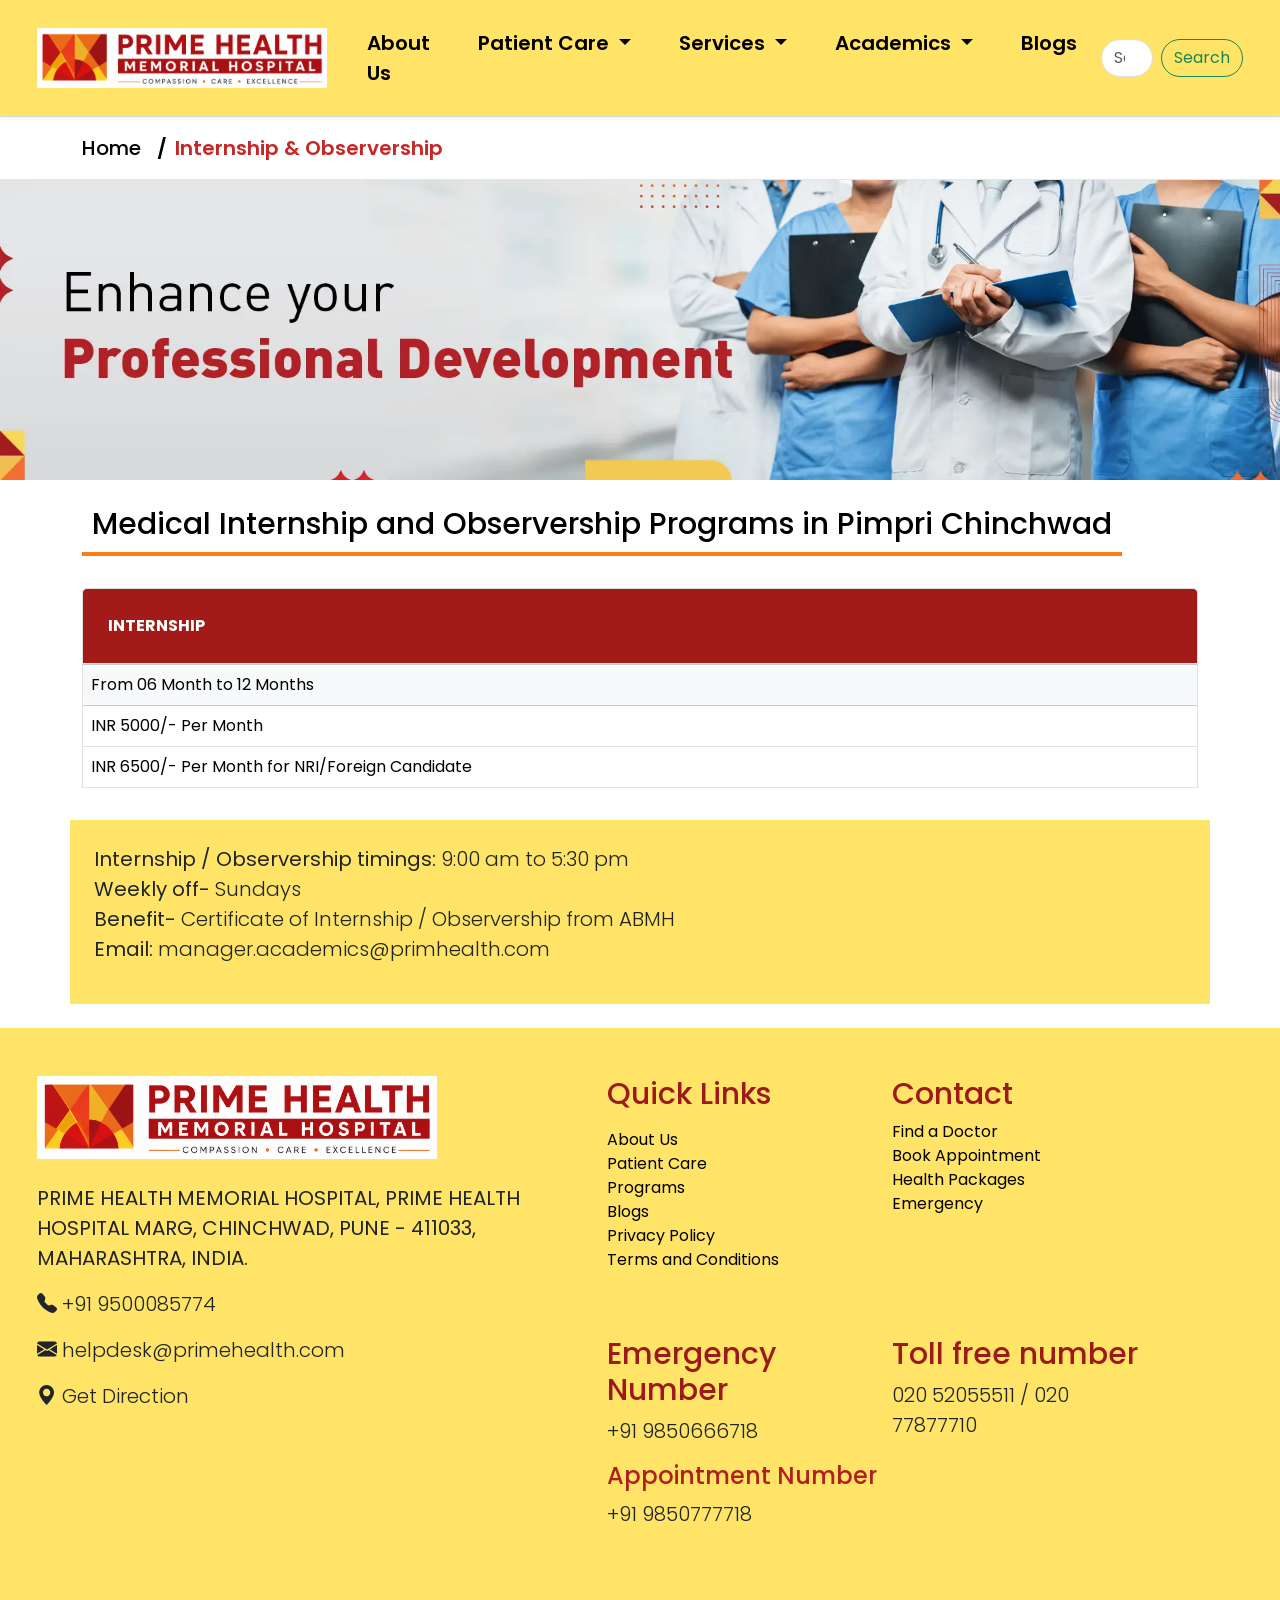
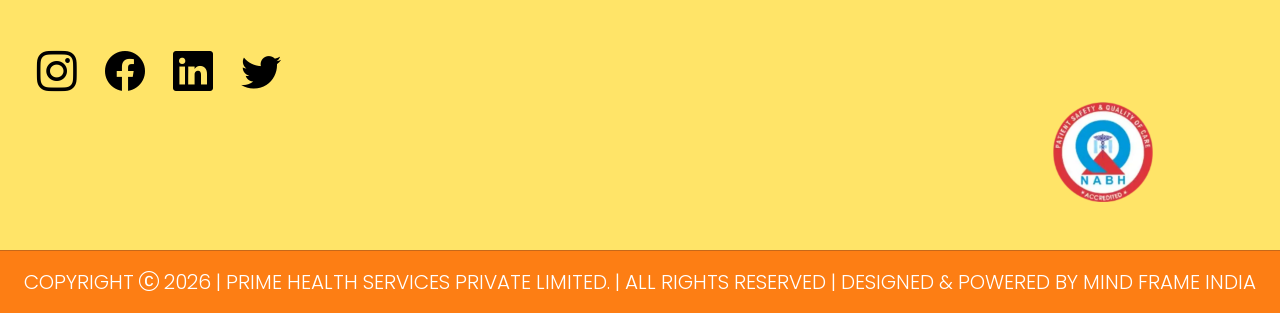
<file: internship.html>
<!doctype html>
<html lang="en">
  <head>
    <meta charset="utf-8">
    <meta name="viewport" content="width=device-width, initial-scale=1">
    <title>Internship & Observership</title>
    <link href="https://cdn.jsdelivr.net/npm/bootstrap@5.3.8/dist/css/bootstrap.min.css" rel="stylesheet" integrity="sha384-sRIl4kxILFvY47J16cr9ZwB07vP4J8+LH7qKQnuqkuIAvNWLzeN8tE5YBujZqJLB" crossorigin="anonymous">
    <link href="https://fonts.googleapis.com/css2?family=Poppins:wght@400;500;600;700&display=swap" rel="stylesheet">
    <link rel="stylesheet" href="https://cdn.jsdelivr.net/npm/bootstrap-icons@1.13.1/font/bootstrap-icons.min.css">
    <link href="css/style.css" rel="stylesheet"/>
</head>

  <body>
    <!-- Header Start -->
     <header>
          <nav class="navbar navbar-expand-lg shadow-sm sticky-top">
            <div class="container-fluid">
              <a class="navbar-brand" href="index.html">
                <img src="images/logo.png" alt="Logo" width="340" height="60" class="img-fluid">
              </a>
              <button class="navbar-toggler" type="button"
                data-bs-toggle="collapse"
                data-bs-target="#navbarNav">
                <span class="navbar-toggler-icon"></span>
              </button>
              <div class="collapse navbar-collapse justify-content-bottom " id="navbarNav">

                <ul class="navbar-nav">
                  <li class="nav-item mx-3">
                    <a class="nav-link fw-semibold" href="about.html">About Us</a>
                  </li>

                  <li class="nav-item dropdown mx-3">
                    <a class="nav-link dropdown-toggle fw-semibold" href="patient_care.html" data-bs-toggle="dropdown">
                      Patient Care
                    </a>
                    <ul class="dropdown-menu">
                      <li><a class="dropdown-item" href="find_doctor.html">Find Doctor</a></li>
                      <li><a class="dropdown-item" href="appointments.html">Book Appointment</a></li>
                    </ul>
                  </li>

                  <li class="nav-item dropdown mx-3">
                    <a class="nav-link dropdown-toggle fw-semibold" href="service.html" data-bs-toggle="dropdown">
                      Services
                    </a>
                    <ul class="dropdown-menu">
                      <li><a class="dropdown-item" href="dianostic_services.html">Our Specialities</a></li>
                      <li><a class="dropdown-item" href="homeservices.html">Home Care Services</a></li>
                    </ul>
                  </li>

                  <li class="nav-item dropdown mx-3">
                    <a class="nav-link dropdown-toggle fw-semibold" href="academics.html" data-bs-toggle="dropdown">
                      Academics
                    </a>
                    <ul class="dropdown-menu">
                      <li><a class="dropdown-item" href="programs.html">Programs</a></li>
                      <li><a class="dropdown-item" href="internship.html">Internship & Observership</a></li>
                      <li><a class="dropdown-item" href="studentgallery.html">Students Gallery</a></li>
                    </ul>
                  </li>

                  <li class="nav-item mx-3">
                    <a class="nav-link fw-semibold" href="blogs.html">Blogs</a>
                  </li>
                </ul>
              
                
                  <form class="d-flex" role="search">
                    <input class="form-control me-2" type="search" placeholder="Search" aria-label="Search"/>
                    <button class="btn btn-outline-success" type="submit">Search</button>
                  </form>
              </div>
            </div>
          </nav>
     </header>
    <!-- Header End -->

    <!-- Breadcrumb Start -->
      <section class="breadcrumb-section py-3">
          <div class="container">
              <nav aria-label="breadcrumb">
                  <ol class="breadcrumb mb-0">
                      <li class="breadcrumb-item">
                          <a href="index.html">Home</a>
                      </li>
                      <li class="breadcrumb-item active" aria-current="page">
                          Internship & Observership
                      </li>
                  </ol>
              </nav>
          </div>
      </section>
    <!-- Breadcrumb End -->
      

    <!-- Main Start -->

    <!-- slider Start -->
      <section>
      <div id="carouselExample" class="carousel slide">
        <div class="carousel-inner">
          <div class="carousel-item active">
            <img src="images/intershipslider.webp" class="d-block w-100" alt="mother & son">
          </div>
        </div>
        <button class="carousel-control-prev" type="button" data-bs-target="#carouselExample" data-bs-slide="prev">
          <span class="carousel-control-prev-icon" aria-hidden="true"></span>
          <span class="visually-hidden">Previous</span>
        </button>
        <button class="carousel-control-next" type="button" data-bs-target="#carouselExample" data-bs-slide="next">
          <span class="carousel-control-next-icon" aria-hidden="true"></span>
          <span class="visually-hidden">Next</span>
        </button>
      </div>
    </section>
    <!-- Slider End -->

    <!-- Table Start -->
    <section class="mt-3 mb-3 blog">

      <div class="container">
        <h1>Medical Internship and Observership Programs in Pimpri Chinchwad</h1>
      <div class="card border-0 mt-4">
          <div class="card-header intership text-white fw-bold">
              INTERNSHIP
          </div>

          <table class="table table-bordered mb-3">
              <tbody>
                  <tr class="table-light">
                      <td class="interb">From 06 Month to 12 Months</td>
                  </tr>
                  <tr>
                      <td class="interb">INR 5000/- Per Month</td>
                  </tr>
                  <tr>
                      <td class="interb">INR 6500/- Per Month for NRI/Foreign Candidate</td>
                  </tr>
              </tbody>
          </table>
      </div>
      </div>

    </section>

    <!-- Table Ends -->

    <section class="mt-2 mb-4 blog">
      <div class="container program p-4">
        <div class="row">
          <p>
            <strong>Internship / Observership timings: </strong>9:00 am to 5:30 pm<br>
            <strong>Weekly off- </strong>Sundays<br>
            <strong>Benefit-</strong> Certificate of Internship / Observership from ABMH<br>
            <strong>Email: </strong>manager.academics@primhealth.com
          </p>
        </div>
      </div>
    </section>

    




    <!-- Main End -->


    <!-- Footer Start -->
    <footer class="bg-light py-5 navbar">
      <section class="footer-bg">
        <div class="container">
            <div class="row">
                <div class="col-md-6">
                    <img src="images/logo.png" width="400" class="img-fluid mb-4">
                    <p>
                        <strong>
                            PRIME HEALTH MEMORIAL HOSPITAL,
                            PRIME HEALTH HOSPITAL MARG,
                            CHINCHWAD, PUNE - 411033,
                            MAHARASHTRA, INDIA.
                        </strong>
                    </p>
                    <p><i class="bi bi-telephone-fill"></i> +91 9500085774</p>
                    <p><i class="bi bi-envelope-fill"></i> helpdesk@primehealth.com</p>
                    <p><i class="bi bi-geo-alt-fill"></i> Get Direction</p>

                    <iframe
                        src="https://www.google.com/maps/embed?pb=!1m18!1m12!1m3!1d23327.209777906286!2d73.8093775729573!3d18.679055528541372!2m3!1f0!2f0!3f0!3m2!1i1024!2i768!4f13.1!3m3!1m2!1s0x3bc2b7caabf16d05%3A0x9a4a412040909d0f!2sPrime%20Speciality%20Hospital!5e0!3m2!1sen!2sin!4v1784356197284!5m2!1sen!2sin"  allowfullscreen="" loading="lazy" referrerpolicy="strict-origin-when-cross-origin"
                        width="100%"
                        height="200"
                        style="border:0;"
                        loading="lazy">
                    </iframe>

                    <div class="mt-2">
                        <a href="#"><i class="bi bi-instagram fs-1 me-4 symbol"></i></a>
                        <a href="#"><i class="bi bi-facebook fs-1 me-4 symbol"></i></a>
                        <a href="#"><i class="bi bi-linkedin fs-1 me-4 symbol"></i></a>
                        <a href="#"><i class="bi bi-twitter fs-1 symbol"></i></a>
                    </div>
                </div>

                <div class="col-md-6">
                    <div class="row">
                        <div class="col-md-6">
                            <h4 class="hcolor">Quick Links</h4>
                            <ul class="list-unstyled"><p>
                                <li><a href="about.html">About Us</a></li>
                                <li><a href="homeservices.html">Patient Care</a></li>
                                <li><a href="programs.html">Programs</a></li>
                                <li><a href="blogs.html">Blogs</a></li>
                                <li><a href="privacy_policy.html">Privacy Policy</a></li>
                                <li><a href="terms&conditions.html">Terms and Conditions</a></li></p>

                            </ul>
                        </div>
                        <div class="col-md-6">
                            <h4 class="hcolor">Contact</h4>
                            <ul class="list-unstyled">
                                <li><a href="find_doctor.html">Find a Doctor</a></li>
                                <li><a href="book_appointment.html">Book Appointment</a></li>
                                <li><a href="homeservices.html">Health Packages</a></li>
                                <li><a href="emergency.html">Emergency</a></li>
                            </ul>
                        </div>
                    </div>
                    
                    <div class="row mt-5 ">
                      <div class="col-md-6">
                      <h4 class="hcolor">Emergency Number</h4>
                      <p>+91 9850666718</p>
                      </div>
                      <div class="col-md-6">
                        <h4 class="hcolor">Toll free number</h4>
                        <p>020 52055511 / 020 77877710</p>
                    </div>
                </div>

                <div class="row">
                  <div class="col-md-12">
                  <h4>Appointment Number</h4>
                  <p>+91 9850777718</p>
                  </div>
                </div>
           </div>
            <picture class="d-flex justify-content-end">
              <img src="images/btlogo.webp" width="100" height="100" class="img-fluid" alt="logo "/>
            </picture>
        </div>
        </div>
      </section>
    </footer>

    <section class="ft-color">
        <div class="contianer-fluid">
          <div class="row">
            <hr class="border-dark">
              <div class="text-center text-dark ">
                <p>COPYRIGHT <i class="bi bi-c-circle"></i> 2026 | PRIME HEALTH SERVICES PRIVATE LIMITED. | ALL RIGHTS RESERVED | DESIGNED & POWERED BY MIND FRAME INDIA</p>
               </div>
          </div>
        </div>
      </section>
    <!-- Footer End -->

    
    <script src="https://cdn.jsdelivr.net/npm/bootstrap@5.3.8/dist/js/bootstrap.bundle.min.js" integrity="sha384-FKyoEForCGlyvwx9Hj09JcYn3nv7wiPVlz7YYwJrWVcXK/BmnVDxM+D2scQbITxI" crossorigin="anonymous"></script>
  </body>
</html>
</file>
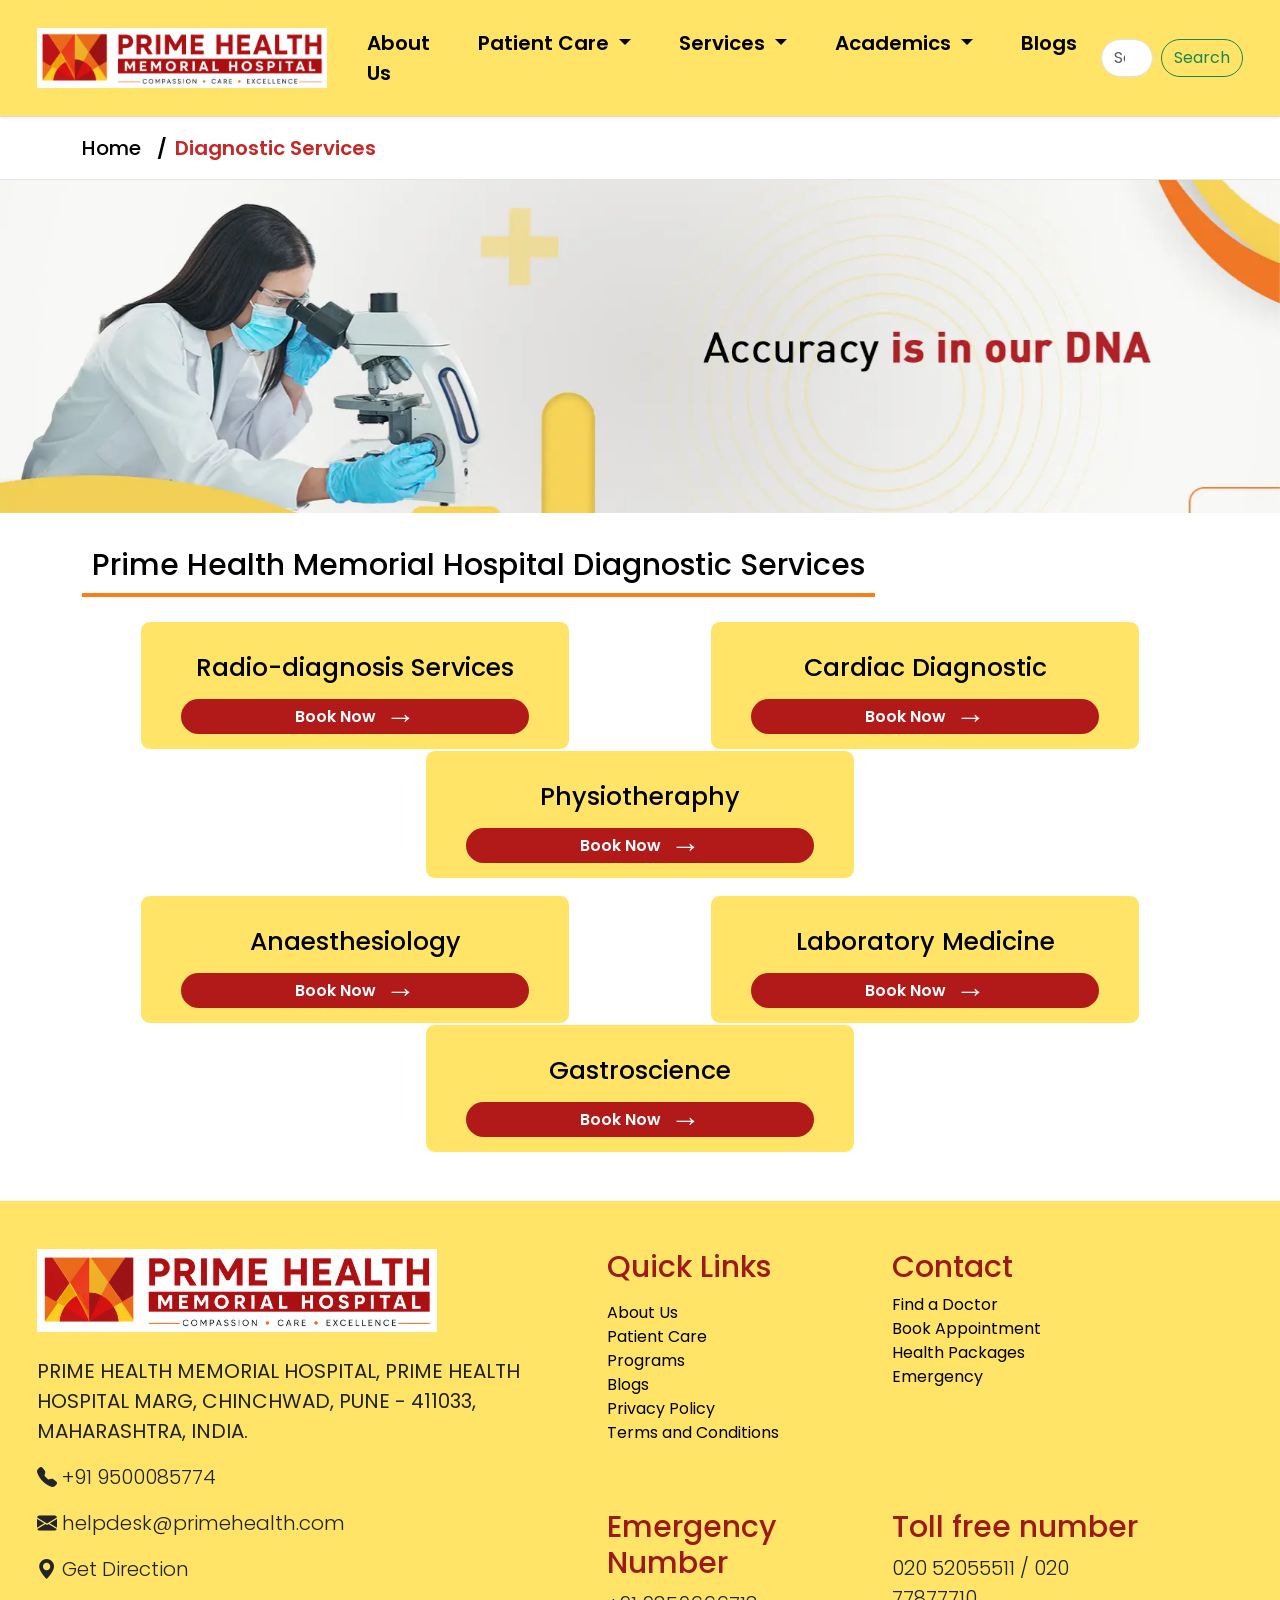
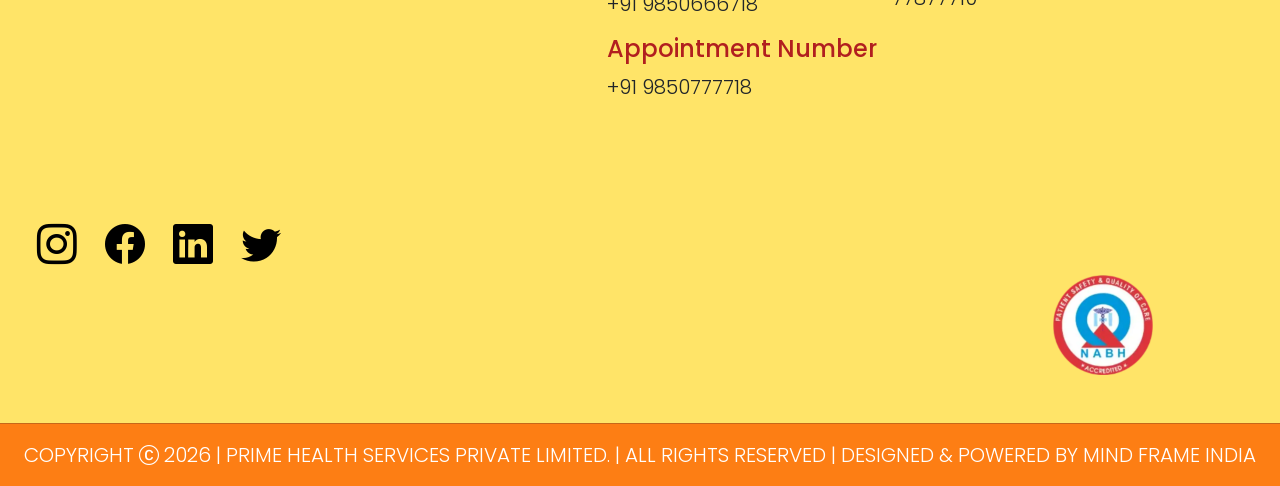
<file: Laboratory.html>
<!doctype html>
<html lang="en">
  <head>
    <meta charset="utf-8">
    <meta name="viewport" content="width=device-width, initial-scale=1">
    <title>Diagnostic Services</title>
    <link href="https://cdn.jsdelivr.net/npm/bootstrap@5.3.8/dist/css/bootstrap.min.css" rel="stylesheet" integrity="sha384-sRIl4kxILFvY47J16cr9ZwB07vP4J8+LH7qKQnuqkuIAvNWLzeN8tE5YBujZqJLB" crossorigin="anonymous">
    <link href="https://fonts.googleapis.com/css2?family=Poppins:wght@400;500;600;700&display=swap" rel="stylesheet">
    <link rel="stylesheet" href="https://cdn.jsdelivr.net/npm/bootstrap-icons@1.13.1/font/bootstrap-icons.min.css">
    <link href="css/style.css" rel="stylesheet"/>
</head>

  <body>
    <!-- Header Start -->
     <header>
          <nav class="navbar navbar-expand-lg shadow-sm sticky-top">
            <div class="container-fluid">
              <a class="navbar-brand" href="index.html">
                <img src="images/logo.png" alt="Logo" width="340" height="60" class="img-fluid">
              </a>
              <button class="navbar-toggler" type="button"
                data-bs-toggle="collapse"
                data-bs-target="#navbarNav">
                <span class="navbar-toggler-icon"></span>
              </button>
              <div class="collapse navbar-collapse justify-content-bottom " id="navbarNav">

                <ul class="navbar-nav">
                  <li class="nav-item mx-3">
                    <a class="nav-link fw-semibold" href="about.html">About Us</a>
                  </li>

                  <li class="nav-item dropdown mx-3">
                    <a class="nav-link dropdown-toggle fw-semibold" href="patient_care.html" data-bs-toggle="dropdown">
                      Patient Care
                    </a>
                    <ul class="dropdown-menu">
                      <li><a class="dropdown-item" href="find_doctor.html">Find Doctor</a></li>
                      <li><a class="dropdown-item" href="appointments.html">Book Appointment</a></li>
                    </ul>
                  </li>

                  <li class="nav-item dropdown mx-3">
                    <a class="nav-link dropdown-toggle fw-semibold" href="service.html" data-bs-toggle="dropdown">
                      Services
                    </a>
                    <ul class="dropdown-menu">
                      <li><a class="dropdown-item" href="dianostic_services.html">Our Specialities</a></li>
                      <li><a class="dropdown-item" href="homeservices.html">Home Care Services</a></li>
                    </ul>
                  </li>

                  <li class="nav-item dropdown mx-3">
                    <a class="nav-link dropdown-toggle fw-semibold" href="academics.html" data-bs-toggle="dropdown">
                      Academics
                    </a>
                    <ul class="dropdown-menu">
                      <li><a class="dropdown-item" href="programs.html">Programs</a></li>
                      <li><a class="dropdown-item" href="internship.html">Internship & Observership</a></li>
                      <li><a class="dropdown-item" href="studentgallery.html">Students Gallery</a></li>
                    </ul>
                  </li>

                  <li class="nav-item mx-3">
                    <a class="nav-link fw-semibold" href="blogs.html">Blogs</a>
                  </li>
                </ul>
              
                
                  <form class="d-flex" role="search">
                    <input class="form-control me-2" type="search" placeholder="Search" aria-label="Search"/>
                    <button class="btn btn-outline-success" type="submit">Search</button>
                  </form>
              </div>
            </div>
          </nav>
     </header>
    <!-- Header End -->

    <!-- Breadcrumb Start -->
      <section class="breadcrumb-section py-3">
          <div class="container">
              <nav aria-label="breadcrumb">
                  <ol class="breadcrumb mb-0">
                      <li class="breadcrumb-item">
                          <a href="index.html">Home</a>
                      </li>
                      <li class="breadcrumb-item active" aria-current="page">
                          Diagnostic Services
                      </li>
                  </ol>
              </nav>
          </div>
      </section>
    <!-- Breadcrumb End -->
      

    <!-- Main Start -->

    <!-- Slider Start -->
    <section>
      <div id="carouselExample" class="carousel slide">
        <div class="carousel-inner">
          <div class="carousel-item active">
            <img src="images/diagnosticslider.webp" class="d-block w-100" alt="doctors">
          </div>
        </div>
        <button class="carousel-control-prev" type="button" data-bs-target="#carouselExample" data-bs-slide="prev">
          <span class="carousel-control-prev-icon" aria-hidden="true"></span>
          <span class="visually-hidden">Previous</span>
        </button>
        <button class="carousel-control-next" type="button" data-bs-target="#carouselExample" data-bs-slide="next">
          <span class="carousel-control-next-icon" aria-hidden="true"></span>
          <span class="visually-hidden">Next</span>
        </button>
      </div>
    </section>
    <!-- Slider End -->

    <!-- Diagnostic Start -->
      <section class="mt-4">
        <div class="container">
          <h1 class="mb-4">Prime Health Memorial Hospital Diagnostic Services</h1>

        <!-- 1st Row start -->
          <div class="row">

            <div class="col-md-4 transform3">
                <h2 class="mt-3">Radio-diagnosis Services</h2>
                <a href="" class="book-btn mt-3" data-bs-toggle="modal" data-bs-target="#Services1">
                    <span>Book Now</span>
                    <span class="arrow">→</span>
                </a>
            </div>

            <div class="col-md-4 transform3">
                <h2 class="mt-3">Cardiac Diagnostic</h2>
                <a href="" class="book-btn mt-3" data-bs-toggle="modal" data-bs-target="#Services2">
                    <span>Book Now</span>
                    <span class="arrow">→</span>
                </a>
            </div>

            <div class="col-md-4 transform3">
                <h2 class="mt-3">Physiotheraphy</h2>
                <a href="" class="book-btn mt-3" data-bs-toggle="modal" data-bs-target="#Services3">
                    <span>Book Now</span>
                    <span class="arrow">→</span>
                </a>
            </div>

            </div>
        
        <!-- 2nd Row start -->
          <div class="row mt-3 mb-5">

            <div class="col-md-4 transform3">
                <h2 class="mt-3">Anaesthesiology</h2>
                <a href="" class="book-btn mt-3" data-bs-toggle="modal" data-bs-target="#Services4">
                    <span>Book Now</span>
                    <span class="arrow">→</span>
                </a>
            </div>

            <div class="col-md-4 transform3">
                <h2 class="mt-3">Laboratory Medicine</h2>
                <a href="" class="book-btn mt-3" data-bs-toggle="modal" data-bs-target="#Services5">
                    <span>Book Now</span>
                    <span class="arrow">→</span>
                </a>
            </div>

            <div class="col-md-4 transform3">
                <h2 class="mt-3">Gastroscience</h2>
                <a href="" class="book-btn mt-3" data-bs-toggle="modal" data-bs-target="#Services6">
                    <span>Book Now</span>
                    <span class="arrow">→</span>
                </a>
            </div>

        <!-- Modal Start here -->

        <!-- 1st Modal -->
        <div class="modal fade" id="Services1" tabindex="-1" aria-labelledby="exampleModalLabel" aria-hidden="true">
              <div class="modal-dialog">
                <div class="modal-content">
                  <div class="modal-header">
                    <h1 class="modal-title fs-5" id="exampleModalLabel">Radio-diagnosis Services</h1>
                    <button type="button" class="btn-close" data-bs-dismiss="modal" aria-label="Close"></button>
                  </div>
                  <div class="modal-body">
                    <div class="row g-3">
                      <div class="col">
                        <input type="text" class="form-control border-secondary" placeholder="Full Name" aria-label="First name">
                      </div>
                      <div class="col">
                    
                        <input type="text" class="form-control border-secondary" placeholder="Last Name" aria-label="Last name">
                      </div>
                    </div>

                    <div class="row g-3 mt-2">
                       <div class="col">
                        <input type="number" class="form-control border-secondary" placeholder="Phone Number" aria-label="Phone Number">
                      </div>
                      <div class="col">
                        <input type="email" class="form-control border-secondary" placeholder="Email" aria-label="email">
                      </div>
                    </div>

                    <div class="mt-3">
                      <div class="form-check form-check-inline">
                          <input class="form-check-input" type="radio" name="gender">
                          <label class="form-check-label">Male</label>
                      </div>

                      <div class="form-check form-check-inline">
                          <input class="form-check-input" type="radio" name="gender">
                          <label class="form-check-label">Female</label>
                      </div>

                      <div class="form-check form-check-inline">
                          <input class="form-check-input" type="radio" name="gender">
                          <label class="form-check-label">Other</label>
                      </div>

                      <div class="row mt-2">

                        <div class="col-12 border-secondary">
                        <select class="hservices-package border-secondary">
                        <option selected disabled>
                            Select a Service
                        </option>
                        <option>
                            CT Scan
                        </option>

                        <option>
                            MRI
                        </option>

                        <option>
                            Mammography
                        </option>

                        <option>
                            Ultrasound
                        </option>

                        <option>
                            Colour Doppler
                        </option>

                        <option>
                            Bone Densitometry
                        </option>

                        <option>
                            X-Ray
                        </option>

                        <option>
                            Fluoroscopy
                        </option>
                        </select>
                       </div>
                    </div>
                      <div class="row mt-3 border-secondary">
                      <div class="col border-secondary">
                        
                        <input type="date" class="form-control border-secondary" placeholder="Date" aria-label="Date">
                      </div>
                      <div class="col">
                        
                        <input type="time" class="form-control border-secondary" placeholder="time" aria-label="time">
                      </div>
                    </div>

                    <div class=" mt-4">
                      <div>
                        
                        <textarea class="form-control border-secondary" rows="4" placeholder="Your message"></textarea>
                      </div>
                    </div>

                  </div>
                  <div class="modal-footer">
                    <button type="button" class="hservices-submit">Submit</button>
                  </div>
                </div>

              </div>
            </div>
          </div>
          
          <!-- 2nd Modal start -->
          <div class="modal fade" id="Services2" tabindex="-1" aria-labelledby="exampleModalLabel" aria-hidden="true">
              <div class="modal-dialog">
                <div class="modal-content">
                  <div class="modal-header">
                    <h1 class="modal-title fs-5" id="exampleModalLabel">Cardiac Diagnostic</h1>
                    <button type="button" class="btn-close" data-bs-dismiss="modal" aria-label="Close"></button>
                  </div>
                  <div class="modal-body">
                    <div class="row g-3">
                      <div class="col">
                        <input type="text" class="form-control border-secondary" placeholder="Full Name" aria-label="First name">
                      </div>
                      <div class="col">
                    
                        <input type="text" class="form-control border-secondary" placeholder="Last Name" aria-label="Last name">
                      </div>
                    </div>

                    <div class="row g-3 mt-2">
                       <div class="col">
                        <input type="number" class="form-control border-secondary" placeholder="Phone Number" aria-label="Phone Number">
                      </div>
                      <div class="col">
                        <input type="email" class="form-control border-secondary" placeholder="Email" aria-label="email">
                      </div>
                    </div>

                    <div class="mt-3">
                      <div class="form-check form-check-inline">
                          <input class="form-check-input" type="radio" name="gender">
                          <label class="form-check-label">Male</label>
                      </div>

                      <div class="form-check form-check-inline">
                          <input class="form-check-input" type="radio" name="gender">
                          <label class="form-check-label">Female</label>
                      </div>

                      <div class="form-check form-check-inline">
                          <input class="form-check-input" type="radio" name="gender">
                          <label class="form-check-label">Other</label>
                      </div>

                      <div class="row mt-2">

                        <div class="col-12 border-secondary">
                        <select class="hservices-package border-secondary">
                        <option selected disabled>
                            Select a Service
                        </option>
                        <option>
                            ECG
                        </option>

                        <option>
                            2D ECHO Cardiography
                        </option>

                        <option>
                            3D ECHO Cardiography
                        </option>

                        <option>
                            TMT / Stress Test
                        </option>

                        <option>
                            Holter Monitor
                        </option>

                        <option>
                            TEE
                        </option>

                        <option>
                            EP
                        </option>

                        <option>
                            Dobutamine Stress Echo
                        </option>

                        <option>
                            HULT Head Up Tilt Test
                        </option>
                        </select>
                       </div>
                    </div>
                      <div class="row mt-3 border-secondary">
                      <div class="col border-secondary">
                        
                        <input type="date" class="form-control border-secondary" placeholder="Date" aria-label="Date">
                      </div>
                      <div class="col">
                        
                        <input type="time" class="form-control border-secondary" placeholder="time" aria-label="time">
                      </div>
                    </div>

                    <div class=" mt-4">
                      <div>
                        
                        <textarea class="form-control border-secondary" rows="4" placeholder="Your message"></textarea>
                      </div>
                    </div>

                  </div>
                  <div class="modal-footer">
                    <button type="button" class="hservices-submit">Submit</button>
                  </div>
                </div>

              </div>
            </div>
          </div>

        <!-- 3rd Modal Start -->
         <div class="modal fade" id="Services3" tabindex="-1" aria-labelledby="exampleModalLabel" aria-hidden="true">
              <div class="modal-dialog">
                <div class="modal-content">
                  <div class="modal-header">
                    <h1 class="modal-title fs-5" id="exampleModalLabel">Physiotheraphy</h1>
                    <button type="button" class="btn-close" data-bs-dismiss="modal" aria-label="Close"></button>
                  </div>
                  <div class="modal-body">
                    <div class="row g-3">
                      <div class="col">
                        <input type="text" class="form-control border-secondary" placeholder="Full Name" aria-label="First name">
                      </div>
                      <div class="col">
                    
                        <input type="text" class="form-control border-secondary" placeholder="Last Name" aria-label="Last name">
                      </div>
                    </div>

                    <div class="row g-3 mt-2">
                       <div class="col">
                        <input type="number" class="form-control border-secondary" placeholder="Phone Number" aria-label="Phone Number">
                      </div>
                      <div class="col">
                        <input type="email" class="form-control border-secondary" placeholder="Email" aria-label="email">
                      </div>
                    </div>

                    <div class="mt-3">
                      <div class="form-check form-check-inline">
                          <input class="form-check-input" type="radio" name="gender">
                          <label class="form-check-label">Male</label>
                      </div>

                      <div class="form-check form-check-inline">
                          <input class="form-check-input" type="radio" name="gender">
                          <label class="form-check-label">Female</label>
                      </div>

                      <div class="form-check form-check-inline">
                          <input class="form-check-input" type="radio" name="gender">
                          <label class="form-check-label">Other</label>
                      </div>

                      <div class="row mt-2">

                        <div class="col-12 border-secondary">
                        <select class="hservices-package border-secondary">
                        <option selected disabled>
                            Select a Service
                        </option>
                        <option>
                            Occupational Therapy
                        </option>

                        <option>
                            Physiotherapy
                        </option>

                        <option>
                            Speech and language therapy
                        </option>

                        <option>
                            Cardiac rehabilitation
                        </option>

                        <option>
                            Hydrotherapy
                        </option>

                        <option>
                            Neuro Rehabilitation
                        </option>
                        </select>
                       </div>
                    </div>
                      <div class="row mt-3 border-secondary">
                      <div class="col border-secondary">
                        
                        <input type="date" class="form-control border-secondary" placeholder="Date" aria-label="Date">
                      </div>
                      <div class="col">
                        
                        <input type="time" class="form-control border-secondary" placeholder="time" aria-label="time">
                      </div>
                    </div>

                    <div class=" mt-4">
                      <div>
                        
                        <textarea class="form-control border-secondary" rows="4" placeholder="Your message"></textarea>
                      </div>
                    </div>

                  </div>
                  <div class="modal-footer">
                    <button type="button" class="hservices-submit">Submit</button>
                  </div>
                </div>

              </div>
            </div>
          </div>
          
        <!-- 4th Modal Start -->
         <div class="modal fade" id="Services4" tabindex="-1" aria-labelledby="exampleModalLabel" aria-hidden="true">
              <div class="modal-dialog">
                <div class="modal-content">
                  <div class="modal-header">
                    <h1 class="modal-title fs-5" id="exampleModalLabel">Anaesthesiology</h1>
                    <button type="button" class="btn-close" data-bs-dismiss="modal" aria-label="Close"></button>
                  </div>
                  <div class="modal-body">
                    <div class="row g-3">
                      <div class="col">
                        <input type="text" class="form-control border-secondary" placeholder="Full Name" aria-label="First name">
                      </div>
                      <div class="col">
                    
                        <input type="text" class="form-control border-secondary" placeholder="Last Name" aria-label="Last name">
                      </div>
                    </div>

                    <div class="row g-3 mt-2">
                       <div class="col">
                        <input type="number" class="form-control border-secondary" placeholder="Phone Number" aria-label="Phone Number">
                      </div>
                      <div class="col">
                        <input type="email" class="form-control border-secondary" placeholder="Email" aria-label="email">
                      </div>
                    </div>

                    <div class="mt-3">
                      <div class="form-check form-check-inline">
                          <input class="form-check-input" type="radio" name="gender">
                          <label class="form-check-label">Male</label>
                      </div>

                      <div class="form-check form-check-inline">
                          <input class="form-check-input" type="radio" name="gender">
                          <label class="form-check-label">Female</label>
                      </div>

                      <div class="form-check form-check-inline">
                          <input class="form-check-input" type="radio" name="gender">
                          <label class="form-check-label">Other</label>
                      </div>

                      <div class="row mt-2">

                        <div class="col-12 border-secondary">
                        <select class="hservices-package border-secondary">
                        <option selected disabled>
                            Select a Service
                        </option>
                        <option>
                            General Anesthesia
                        </option>

                        <option>
                            Cardiac Anesthsia
                        </option>

                        <option>
                            Liver Anesthesia
                        </option>

                        <option>
                            Peadiatirc Anesthesia
                        </option>

                        <option>
                            Neuro Anesthesia
                        </option>

                        </select>
                       </div>
                    </div>
                      <div class="row mt-3 border-secondary">
                      <div class="col border-secondary">
                        
                        <input type="date" class="form-control border-secondary" placeholder="Date" aria-label="Date">
                      </div>
                      <div class="col">
                        
                        <input type="time" class="form-control border-secondary" placeholder="time" aria-label="time">
                      </div>
                    </div>

                    <div class=" mt-4">
                      <div>
                        
                        <textarea class="form-control border-secondary" rows="4" placeholder="Your message"></textarea>
                      </div>
                    </div>

                  </div>
                  <div class="modal-footer">
                    <button type="button" class="hservices-submit">Submit</button>
                  </div>
                </div>

              </div>
            </div>
          </div>

        <!-- 5th Modal Start -->
         <div class="modal fade" id="Services5" tabindex="-1" aria-labelledby="exampleModalLabel" aria-hidden="true">
              <div class="modal-dialog">
                <div class="modal-content">
                  <div class="modal-header">
                    <h1 class="modal-title fs-5" id="exampleModalLabel">Laboratory Medicine</h1>
                    <button type="button" class="btn-close" data-bs-dismiss="modal" aria-label="Close"></button>
                  </div>
                  <div class="modal-body">
                    <div class="row g-3">
                      <div class="col">
                        <input type="text" class="form-control border-secondary" placeholder="Full Name" aria-label="First name">
                      </div>
                      <div class="col">
                    
                        <input type="text" class="form-control border-secondary" placeholder="Last Name" aria-label="Last name">
                      </div>
                    </div>

                    <div class="row g-3 mt-2">
                       <div class="col">
                        <input type="number" class="form-control border-secondary" placeholder="Phone Number" aria-label="Phone Number">
                      </div>
                      <div class="col">
                        <input type="email" class="form-control border-secondary" placeholder="Email" aria-label="email">
                      </div>
                    </div>

                    <div class="mt-3">
                      <div class="form-check form-check-inline">
                          <input class="form-check-input" type="radio" name="gender">
                          <label class="form-check-label">Male</label>
                      </div>

                      <div class="form-check form-check-inline">
                          <input class="form-check-input" type="radio" name="gender">
                          <label class="form-check-label">Female</label>
                      </div>

                      <div class="form-check form-check-inline">
                          <input class="form-check-input" type="radio" name="gender">
                          <label class="form-check-label">Other</label>
                      </div>

                      <div class="row mt-2">

                        <div class="col-12 border-secondary">
                        <select class="hservices-package border-secondary">
                        <option selected disabled>
                            Select a Service
                        </option>
                        <option>
                            Microbiology
                        </option>

                        <option>
                            Histopathology
                        </option>

                        <option>
                            Onco Histopathology
                        </option>

                        <option>
                            Biochemistry
                        </option>

                        <option>
                            Haematology
                        </option>

                        <option>
                            Microbiology
                        </option>

                        <option>
                            Pathology
                        </option>

                        <option>
                            Molecular Biology
                        </option>
                        </select>
                       </div>
                    </div>
                      <div class="row mt-3 border-secondary">
                      <div class="col border-secondary">
                        
                        <input type="date" class="form-control border-secondary" placeholder="Date" aria-label="Date">
                      </div>
                      <div class="col">
                        
                        <input type="time" class="form-control border-secondary" placeholder="time" aria-label="time">
                      </div>
                    </div>

                    <div class=" mt-4">
                      <div>
                        
                        <textarea class="form-control border-secondary" rows="4" placeholder="Your message"></textarea>
                      </div>
                    </div>

                  </div>
                  <div class="modal-footer">
                    <button type="button" class="hservices-submit">Submit</button>
                  </div>
                </div>

              </div>
            </div>
          </div>

        <!-- 6th Modal Start -->
         <div class="modal fade" id="Services6" tabindex="-1" aria-labelledby="exampleModalLabel" aria-hidden="true">
              <div class="modal-dialog">
                <div class="modal-content">
                  <div class="modal-header">
                    <h1 class="modal-title fs-5" id="exampleModalLabel">Gastroscience</h1>
                    <button type="button" class="btn-close" data-bs-dismiss="modal" aria-label="Close"></button>
                  </div>
                  <div class="modal-body">
                    <div class="row g-3">
                      <div class="col">
                        <input type="text" class="form-control border-secondary" placeholder="Full Name" aria-label="First name">
                      </div>
                      <div class="col">
                    
                        <input type="text" class="form-control border-secondary" placeholder="Last Name" aria-label="Last name">
                      </div>
                    </div>

                    <div class="row g-3 mt-2">
                       <div class="col">
                        <input type="number" class="form-control border-secondary" placeholder="Phone Number" aria-label="Phone Number">
                      </div>
                      <div class="col">
                        <input type="email" class="form-control border-secondary" placeholder="Email" aria-label="email">
                      </div>
                    </div>

                    <div class="mt-3">
                      <div class="form-check form-check-inline">
                          <input class="form-check-input" type="radio" name="gender">
                          <label class="form-check-label">Male</label>
                      </div>

                      <div class="form-check form-check-inline">
                          <input class="form-check-input" type="radio" name="gender">
                          <label class="form-check-label">Female</label>
                      </div>

                      <div class="form-check form-check-inline">
                          <input class="form-check-input" type="radio" name="gender">
                          <label class="form-check-label">Other</label>
                      </div>

                      <div class="row mt-2">

                        <div class="col-12 border-secondary">
                        <select class="hservices-package border-secondary">
                        <option selected disabled>
                            Select a Service
                        </option>
                        <option>
                            CT Scan
                        </option>

                        <option>
                            MRI
                        </option>

                        <option>
                            Mammography
                        </option>

                        <option>
                            Ultrasound
                        </option>

                        <option>
                            Colour Doppler
                        </option>

                        <option>
                            Bone Densitometry
                        </option>

                        <option>
                            X-Ray
                        </option>

                        <option>
                            Fluoroscopy
                        </option>
                        </select>
                       </div>
                    </div>
                      <div class="row mt-3 border-secondary">
                      <div class="col border-secondary">
                        
                        <input type="date" class="form-control border-secondary" placeholder="Date" aria-label="Date">
                      </div>
                      <div class="col">
                        
                        <input type="time" class="form-control border-secondary" placeholder="time" aria-label="time">
                      </div>
                    </div>

                    <div class=" mt-4">
                      <div>
                        
                        <textarea class="form-control border-secondary" rows="4" placeholder="Your message"></textarea>
                      </div>
                    </div>

                  </div>
                  <div class="modal-footer">
                    <button type="button" class="hservices-submit">Submit</button>
                  </div>
                </div>

              </div>
            </div>
          </div>

        <!-- Modal Ends -->

        </div>
        </div>
       </section>
    <!-- Diagnostic Ends -->

    <!-- Main End -->


    <!-- Footer Start -->
    <footer class="bg-light py-5 navbar">
      <section class="footer-bg">
        <div class="container">
            <div class="row">
                <div class="col-md-6">
                    <img src="images/logo.png" width="400" class="img-fluid mb-4">
                    <p>
                        <strong>
                            PRIME HEALTH MEMORIAL HOSPITAL,
                            PRIME HEALTH HOSPITAL MARG,
                            CHINCHWAD, PUNE - 411033,
                            MAHARASHTRA, INDIA.
                        </strong>
                    </p>
                    <p><i class="bi bi-telephone-fill"></i> +91 9500085774</p>
                    <p><i class="bi bi-envelope-fill"></i> helpdesk@primehealth.com</p>
                    <p><i class="bi bi-geo-alt-fill"></i> Get Direction</p>

                    <iframe
                        src="https://www.google.com/maps/embed?pb=!1m18!1m12!1m3!1d23327.209777906286!2d73.8093775729573!3d18.679055528541372!2m3!1f0!2f0!3f0!3m2!1i1024!2i768!4f13.1!3m3!1m2!1s0x3bc2b7caabf16d05%3A0x9a4a412040909d0f!2sPrime%20Speciality%20Hospital!5e0!3m2!1sen!2sin!4v1784356197284!5m2!1sen!2sin"  allowfullscreen="" loading="lazy" referrerpolicy="strict-origin-when-cross-origin"
                        width="100%"
                        height="200"
                        style="border:0;"
                        loading="lazy">
                    </iframe>

                    <div class="mt-2">
                        <a href="#"><i class="bi bi-instagram fs-1 me-4 symbol"></i></a>
                        <a href="#"><i class="bi bi-facebook fs-1 me-4 symbol"></i></a>
                        <a href="#"><i class="bi bi-linkedin fs-1 me-4 symbol"></i></a>
                        <a href="#"><i class="bi bi-twitter fs-1 symbol"></i></a>
                    </div>
                </div>

                <div class="col-md-6">
                    <div class="row">
                        <div class="col-md-6">
                            <h4 class="hcolor">Quick Links</h4>
                            <ul class="list-unstyled"><p>
                                <li><a href="about.html">About Us</a></li>
                                <li><a href="homeservices.html">Patient Care</a></li>
                                <li><a href="programs.html">Programs</a></li>
                                <li><a href="blogs.html">Blogs</a></li>
                                <li><a href="privacy_policy.html">Privacy Policy</a></li>
                                <li><a href="terms&conditions.html">Terms and Conditions</a></li></p>

                            </ul>
                        </div>
                        <div class="col-md-6">
                            <h4 class="hcolor">Contact</h4>
                            <ul class="list-unstyled">
                                <li><a href="find_doctor.html">Find a Doctor</a></li>
                                <li><a href="book_appointment.html">Book Appointment</a></li>
                                <li><a href="homeservices.html">Health Packages</a></li>
                                <li><a href="emergency.html">Emergency</a></li>
                            </ul>
                        </div>
                    </div>
                    
                    <div class="row mt-5 ">
                      <div class="col-md-6">
                      <h4 class="hcolor">Emergency Number</h4>
                      <p>+91 9850666718</p>
                      </div>
                      <div class="col-md-6">
                        <h4 class="hcolor">Toll free number</h4>
                        <p>020 52055511 / 020 77877710</p>
                    </div>
                </div>

                <div class="row">
                  <div class="col-md-12">
                  <h4>Appointment Number</h4>
                  <p>+91 9850777718</p>
                  </div>
                </div>
           </div>
            <picture class="d-flex justify-content-end">
              <img src="images/btlogo.webp" width="100" height="100" class="img-fluid" alt="logo "/>
            </picture>
        </div>
        </div>
      </section>
    </footer>

    <section class="ft-color">
        <div class="contianer-fluid">
          <div class="row">
            <hr class="border-dark">
              <div class="text-center text-dark ">
                <p>COPYRIGHT <i class="bi bi-c-circle"></i> 2026 | PRIME HEALTH SERVICES PRIVATE LIMITED. | ALL RIGHTS RESERVED | DESIGNED & POWERED BY MIND FRAME INDIA</p>
               </div>
          </div>
        </div>
      </section>
    <!-- Footer End -->

    
    <script src="https://cdn.jsdelivr.net/npm/bootstrap@5.3.8/dist/js/bootstrap.bundle.min.js" integrity="sha384-FKyoEForCGlyvwx9Hj09JcYn3nv7wiPVlz7YYwJrWVcXK/BmnVDxM+D2scQbITxI" crossorigin="anonymous"></script>
  </body>
</html>
</file>
<file: css/style.css>
/* Navbar */

.navbar{
    background:#ffe468 !important;
    padding:18px 25px;
}

.sticky-top{
    position:sticky;
    top:0;
    z-index:1030;
}

.navbar-nav{
    margin:auto;
}
.navbar-nav .nav-link{
    color:#000;
    font-size:20px;
    font-weight:600;
    padding:10px 22px;
    transition:.3s;
}
.navbar-nav .nav-link:hover{
    color:#b11f1f;
}
.navbar-nav .nav-item.active .nav-link{
    color:#b11f1f;
}
/* Dropdown */
.dropdown-menu{
    border:none;
    border-radius:0;
    box-shadow:0 5px 15px rgba(0,0,0,.15);
    padding:0;
}

.dropdown-item{
    padding:12px 20px;
    font-size:18px;
}

.dropdown-item:hover{
    background: rgb(222, 220, 220);
    color:#b11f1f;
}

/* Search Box */
.form-control{
    width:100%;
    max-width:180px;
    border-radius:25px;
}

.btn{
    border-radius:25px;
}

.nav-item{
    margin:0 12px;
}

/* Breadcrumb */
.breadcrumb-section{
    background: #fff;
    border-top: 1px solid #e5e5e5;
    border-bottom: 1px solid #e5e5e5;
    padding: 12px 0;
}

.breadcrumb{
    margin: 0;
    font-size: 20px;
    font-weight: 500;
}

.breadcrumb-item a{
    text-decoration: none;
    color: #000;
}

.breadcrumb-item.active{
    color: #c62828;
    font-weight: 600;
}

.breadcrumb-item + .breadcrumb-item::before{
    content: "/";
    color: #000;
    padding: 0 8px;
}

body{
    font-family:'Poppins',sans-serif;
}
footer a{
    color: black;          /* Change to any color you want */
    text-decoration: none; /* Removes underline */
}

footer a:hover{
    color: #b11f1f;        /* Hover color (optional) */
}

footer a:visited{
    color: black;          /* Keeps visited links black */
}
.ft-color{
    background-color: #fd7e14;
}
.ft-color p{
    color: white;
}
.symbol{
    color: #000;
    font-size: 5px;
}
h1{
    color: #000;
    font-family: 'Poppins',sans-serif;
    font-size: 30px;
    font-weight: 500;
    padding: 10px;
    border-bottom: solid 4px #fd7e14;
    display: inline-block;
}
h2{
    color: #000;
    font-family: 'Poppins',sans-serif;
    font-size: 25px;
    font-weight: 500;
}
h3{
    font-family: 'Poppins',sans-serif;
    font-size: 25px;
    border-bottom: solid 2px #b11f1f;
}
h4{
    font-family: 'Poppins' ,sans-serif;
    color: #b11f1f;
}
h6{
    font-family: 'Poppins' ,sans-serif;
    font-size: 30px;
    font-weight: 600;
}

html,
body{
    overflow-x:hidden;
    font-family: 'Poppins' ,sans-serif;
}

.transform{
    text-decoration: none;
    color: black;
    background-color: #ffe468;
    border: 1px solid #ddd;
    border-radius: 20px;
    padding: 15px 40px;
    transition: .3s;
    width: 100%;
    max-width: 240px;
    min-height: 190px;
    height: auto;
    margin: auto;
    text-align: center;
    justify-content: center;
    align-items: center;
    flex-direction: column;
}

.transform:hover{
    transform: translateY(-8px);
    box-shadow: 0 8px 20px rgba(0,0,0,.2);
}


/* Anchor tag */

.transform a {
    text-decoration: none;
    color: black;
}

.transform a:hover {
    text-decoration: none;
    color: black;
}

.transform a h5 {
    color: black;
}

.transform a:hover h5 {
    color: #fd7e14;
}


.bg-color{
    background-color: #ffe468;
}

.transform2{
    background-color: #fff;
    border:1px solid #fff;
    box-shadow: 2px 4px 3px rgb(159, 158, 158);
    border-radius:10px;
    padding:15px 40px;
    transition:.3s;
    text-align: center;
    justify-content: center;
    align-items: center;
    flex-direction: column;
    width:100%;
    max-width:350px;
    min-height:150px;
    height:auto;
    margin:auto;
}

.view-all{
    font-family: 'Poppins',sans-serif;
    color:#9d1a1a;
    text-decoration:none;
    font-weight:600;
    align-items: end;
}

.doctor-card{
    background:#fff;
    border-radius:20px;
    padding: 3px;
    text-align:center;
    box-shadow:0 5px 15px rgba(0,0,0,.12);
    transition:.3s;
    height:100%;
}

.doctor-card:hover{
    transform:translateY(-8px);
}

/* Image */

.doctor-img{
    display:flex;
    justify-content:center;
    margin-bottom:20px;
    margin-top: 20px;
}

.doctor-img img{
    width:170px;
    height:170px;
    max-width:100%;
    height:auto;
    border-radius:50%;
    object-fit:cover;
}

/* Button */

.profile-btn{
    
    background:#a61919;
    color:#fff;
    text-decoration:none;
    font-size:20px;
    font-weight:600;
    height: 40px;
    width: 399px;
    padding:12px;
    border-radius:0px 0px 18px 18px;
    transition:.3s;
    justify-content: center;
    align-items: center;
    text-align: center;
    display: flex;
}

.profile-btn:hover{
    background:#851313;
    color:#fff;
}

.feedback-box{

    background:#ffe468;
    border-radius:20px;
    padding:40px;

}

.feedback-box iframe{
    width:100%;
    height:330px;
    border-radius:10px;
    padding: 5px;
    justify-content: center;
    align-items: center;
    text-align: center;
    display: flex;
}

.feedback-text{

    font-size:18px;
    line-height:1.8;
    text-align:justify;
    margin-bottom:70px;

}

.view-all{

    color:#9d1a1a;
    text-decoration:none;
    font-size:28px;
    font-weight:600;

}

/* ================= Buttons ================= */

.custom-btn{

    width:50px;
    height:50px;
    background:#a61919;
    border-radius:50%;
    opacity:1;
    top:auto;
    bottom:-70px;

}

.carousel-control-prev{

    left:auto;
    right:80px;

}

.carousel-control-next{

    right:10px;

}

.custom-btn i{

    color:white;
    font-size:24px;

}

.custom-btn:hover{

    background:#851515;

}

/* Remove Bootstrap default icon */

.carousel-control-prev-icon,
.carousel-control-next-icon{

    display:none;

}

.whychoose{
    display: flexbox;
    justify-content: center;
    align-items: center;
    text-align: center;
    padding: 30px;
    box-shadow: 2px 3px 4px gray;
    background-color: #ffe468;
    width:100%;
    max-width:400px;
    min-height:450px;
    height:auto;
    margin:20px auto;
    border-radius: 1px 70px;
}

@media (max-width:992px){

.navbar{
    padding:12px;
}

.navbar-nav{
    text-align:center;
}

.nav-item{
    margin:8px 0;
}

.transform,
.transform2,
.whychoose{
    width:100%;
    max-width:100%;
}

.feedback-box{
    padding:20px;
}

.feedback-text{
    margin-bottom:20px;
}

.custom-btn{
    display:none;
}

.view-all{
    font-size:20px;
}


}

@media (max-width:768px){

.navbar-brand img{
    width:180px;
    height:auto;
}

.transform,
.transform2,
.whychoose{
    margin-bottom:20px;
}

.feedback-box{
    border-radius:20px;
}

footer{
    text-align:center;
}
.footer-bg{
    background-color: #ffe468 !important;
}
picture{
    display:flex;
    justify-content:center;
}

}

pre{
    font-family: 'Poppins',sans-serif;
    font-size: 20px;
    color: black;
    font-weight: 400;
}

.about{
    background-color: #ffe468;

}

p{
    font-family: 'Poppins',sans-serif;
    font-weight: 300;
    font-size: 20px;
}
.para{
    font-family: 'Poppins',sans-serif;
    font-weight: 500;
    font-size: 16px;
}
.hcolor{
    color: #9d1a1a;
    font-family: 'Poppins',sans-serif;
    font-size: 30px;
    font-weight: 500;
}

.heading-line{
    border-bottom:4px solid #fd7e14;
    display:inline-block;
}

.bdirectors{
    background:#fff;
    display:flex;
    flex-direction:column;
    justify-content:center;
    align-items:center;
    text-align:center;
    padding:30px;
    border-radius:10px;
    box-shadow:0 4px 10px rgba(0,0,0,.15);

    width:260px;
    height:320px;
}

.bdirectors img{
    border-radius:50%;
}

.blog{
    margin-left: 20px;
    margin-right: 20px;
}

.executive{
    background:#fff;
    border-radius:20px;
    padding: 3px;
    text-align:center;
    box-shadow:0 5px 15px rgba(0,0,0,.12);
    transition:.3s;
    height:100%;
}

.executive:hover{
    transform:translateY(-8px);
}

/* Image */

.executive-img{
    display:flex;
    justify-content:center;
    margin-bottom:20px;
    margin-top: 20px;
}

.executive-img img{
    width:170px;
    height:170px;
    max-width:100%;
    height:auto;
    border-radius:50%;
    object-fit:cover;
}

/* Button */

.exepbtn{
    display:block;
    
    color:#fff;
    text-decoration:none;
    font-size:18px;
    font-weight:600;
    padding:12px;
    border-radius: 1000px;
    transition:.3s;
}

.exepbtn:hover{
    background:#851313;
    color:#fff;
}

.doctor-search{
    position: relative;
    width: 100%;
}

.doctor-search input{
    width: 100%;
    height: 50px;
    padding: 0 70px 0 25px;
    border: none;
    border-radius: 12px;
    background: #f3f3f3;
    font-size: 22px;
    outline: none;
}

.doctor-search input::placeholder{
    color: #666;
    font-size: 20px;
}

.doctor-search button{
    position: absolute;
    top: 50%;
    right: 20px;
    transform: translateY(-50%);
    border: none;
    background: transparent;
    cursor: pointer;
}

.doctor-search button i{
    font-size: 34px;
    color: #000;
}

*{
    margin:0;
    padding:0;
    box-sizing:border-box;
}

.search-box{
    width:100%;
    position:relative;
}

.search-input{
    width:100%;
    height:60px;
    background:#f3f3f3;
    border:none;
    outline:none;
    border-radius:15px;
    padding:0 70px 0 20px;
    font-size:22px;
}

.search-input::placeholder{
    color:#666;
}

.search-btn{
    position:absolute;
    top:50%;
    right:20px;
    transform:translateY(-50%);
    border:none;
    background:transparent;
    cursor:pointer;
    font-size:28px;
    color:#000;
    padding:0;
    line-height:1;
}

.search-btn:hover{
    color:#0d6efd;
}

.special{
    background-color: #ffe468;
    border-radius: 15px;
}

.package-card{
    border-radius:15px;
    overflow:hidden;
    transition:.3s;
    box-shadow:0 4px 15px rgba(0,0,0,.08);
}

.package-card:hover{
    transform:translateY(-8px);
    box-shadow:0 10px 25px rgba(0,0,0,.15);
}

.package-price{
    color:#d32f2f;
    font-size:28px;
    font-weight:700;
    text-align:right;
}

.booknow{
    font-size: 15px;
}

.program{
    
    background-color: #ffe468;
}

.intership{
    color: white;
    background-color: #a21b18;
    font-family: 'Poppins',sans-serif;
    font-size: 16px;
    font-weight: 600;
    padding: 25px;
    border-radius: 1px;
    border: 1px solid rgb(224, 224, 224);
}

.interb{
    font-size: 16px;
    padding: 10px;
    border-radius: 5px;
    font-family: 'Poppins',sans-serif;
    border: 1px solid rgb(224, 224, 224);
}
.pbottom{
    font-size: 16px;
    font-family: 'Poppins',sans-serif;
}
.courses{
    color: white;
    background-color: #a21b18;
    font-family: 'Poppins',sans-serif;
    font-size: 16px;
    font-weight: 600;
    padding: 9px;
}

td{
    border: 1px solid rgb(224, 224, 224);
    padding-right: 20px;
    padding-left: 5px;
}



.health-form-container {
    max-width: 1100px;
    margin: 40px auto;
    padding: 0 15px;
}

.health-form-container h1 {
    text-align: center;
    font-size: 36px;
    font-weight: 700;
    line-height: 1.25;
    color: #111111;
    margin-bottom: 35px;
}

.health-input {
    width: 100%;
    height: 50px;

    border: 1px solid #b20f12;
    border-radius: 7px;

    padding: 10px 18px;

    font-size: 17px;
    color: #111111;

    box-sizing: border-box;
}


.health-input::placeholder {
    color: #667085;
    opacity: 1;
}


.health-input:focus {
    outline: none;

    border-color: #b20f12;

    box-shadow: 0 0 0 2px rgba(178, 15, 18, 0.10);
}


.health-date {
    height: 48px;
}


.health-package {
    width: 100%;
    height: 50px;

    border: 1px solid #b20f12;
    border-radius: 7px;

    padding: 10px 18px;

    font-size: 17px;
    color: #111111;

    background-color: #ffffff;

    box-sizing: border-box;
}


.health-message {
    width: 100%;
    height: 100px;

    border: 1px solid #b20f12;
    border-radius: 7px;

    padding: 15px 18px;

    font-size: 17px;

    resize: vertical;

    box-sizing: border-box;
}



.health-message::placeholder {
    color: #667085;
    opacity: 1;
}


.health-message:focus {
    outline: none;

    border-color: #b20f12;

    box-shadow: 0 0 0 2px rgba(178, 15, 18, 0.10);
}



.health-submit {
    width: 100%;
    height: 50px;

    border: none;
    border-radius: 35px;

    background-color: #b20f12;
    color: #ffffff;

    font-size: 18px;
    font-weight: 500;

    letter-spacing: 2px;

    cursor: pointer;
}


.health-submit:hover {
    background-color: #920d0f;
}

@media (max-width: 767px) {

    .health-form-container {
        margin: 25px auto;
        padding: 0 20px;
    }


    .health-form-container h1 {
        font-size: 26px;
        line-height: 1.3;
        margin-bottom: 25px;
    }


    .health-input {
        height: 55px;
    }


    .health-package {
        height: 65px;
    }


    .health-message {
        height: 100px;
    }


    .health-submit {
        height: 55px;
    }

}

.transform3{
    background-color: #ffe468;
    border:1px solid #fff;
    border-radius:10px;
    padding:15px 40px;
    transition:.3s;
    text-align: center;
    justify-content: center;
    align-items: center;
    flex-direction: column;
    width:100%;
    max-width:430px;
    min-height:100px;
    height:auto;
    margin:auto;
}

.book-btn {
    display: flex;
    align-items: center;
    justify-content: center;
    gap: 10px;

    width: 100%;
    height: 35px;

    background-color: #b21a1a;
    color: white;

    text-decoration: none;
    border-radius: 80px;

    font-size: 16px;
    font-weight: 600;

    transition: 0.3s ease;
}

.book-btn .arrow {
    font-size: 30px;
    font-weight: 300;
    line-height: 0;
}

.book-btn:hover {
    background-color: #8f1111;
    color: white;
}

.book-btn:hover .arrow {
    transform: translateX(6px);
}

.book-btn .arrow {
    transition: 0.3s ease;
}


.hservices-form-container {
    max-width: 1100px;
    margin: 40px auto;
    padding: 0 15px;
}


.hservices-form-container h1 {
    text-align: center;
    font-size: 25px;
    font-weight: 700;
    line-height: 1.25;
    color: #111111;
    margin-bottom: 35px;
}

.hservices-input {
    width: 100%;
    height: 30px;

    border: 1px solid #b20f12;
    border-radius: 7px;

    padding: 10px 18px;

    font-size: 15px;
    color: #111111;

    box-sizing: border-box;
}


.hservices-input::placeholder {
    color: #667085;
    opacity: 1;
}


.hservices-input:focus {
    outline: none;

    border-color: #b20f12;

    box-shadow: 0 0 0 2px rgba(178, 15, 18, 0.10);
}


.hservices-date {
    height: 44px;
}


.hservices-package {
    width: 100%;
    height: 44px;
    border-radius: 25px;

    padding: 10px 18px;

    font-size: 15px;
    color: #111111;

    background-color: #ffffff;

    box-sizing: border-box;
}


.hservices-message {
    width: 500px;
    height: 100px;

    border: 1px solid #b20f12;
    border-radius: 7px;

    padding: 15px 18px;

    font-size: 15px;

    box-sizing: border-box;
}



.hservices-message::placeholder {
    color: #667085;
    opacity: 1;
}



.hservices-message:focus {
    outline: none;

    border-color: #b20f12;

    box-shadow: 0 0 0 2px rgba(178, 15, 18, 0.10);
}


.hservices-submit {
    width: 100%;
    height: 40px;

    border: none;
    border-radius: 35px;

    background-color: #b20f12;
    color: #ffffff;

    font-size: 18px;
    font-weight: 500;

    letter-spacing: 2px;

    cursor: pointer;
}


.hservices-submit:hover {
    background-color: #920d0f;
}

.pagination .page-link{
    color: #920d0f;
    border-radius:8px;
    margin:0 5px;
    height: auto;
    width: auto;
    padding:10px 15px;
    border:1px solid gray;
    transition:.3s;
}

.pagination .page-item.active .page-link{
    background:#920d0f;
    border-color:gray;
    color:#fff;
}
</file>
